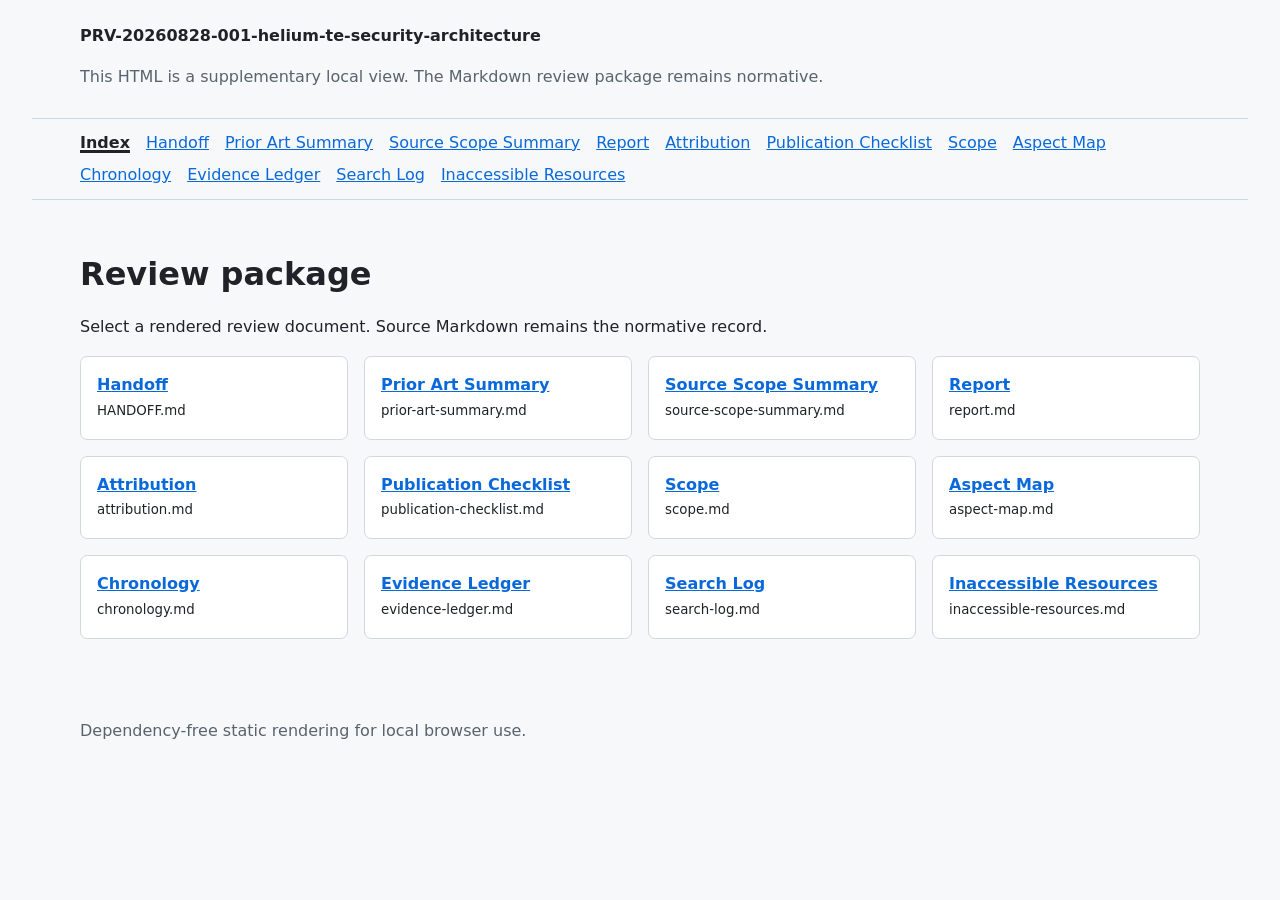
<file: reviews/PRV-20260828-001-helium-te-security-architecture/html/index.html>
<!doctype html>
<html lang="en">
<head>
  <meta charset="utf-8">
  <meta name="viewport" content="width=device-width, initial-scale=1">
  <title>Review package | PRV-20260828-001-helium-te-security-architecture</title>
  <link rel="stylesheet" href="site.css">
</head>
<body>
  <a class="skip-link" href="#main-content">Skip to main content</a>
  <header class="site-header">
    <strong>PRV-20260828-001-helium-te-security-architecture</strong>
    <p>This HTML is a supplementary local view. The Markdown review package remains normative.</p>
  </header>
  <nav class="package-nav" aria-label="Review package"><ul><li><a href="./index.html" aria-current="page">Index</a></li><li><a href="./HANDOFF.html">Handoff</a></li><li><a href="./prior-art-summary.html">Prior Art Summary</a></li><li><a href="./source-scope-summary.html">Source Scope Summary</a></li><li><a href="./report.html">Report</a></li><li><a href="./attribution.html">Attribution</a></li><li><a href="./publication-checklist.html">Publication Checklist</a></li><li><a href="./scope.html">Scope</a></li><li><a href="./aspect-map.html">Aspect Map</a></li><li><a href="./chronology.html">Chronology</a></li><li><a href="./evidence-ledger.html">Evidence Ledger</a></li><li><a href="./search-log.html">Search Log</a></li><li><a href="./inaccessible-resources.html">Inaccessible Resources</a></li></ul></nav>
    <main id="main-content" class="index-main" tabindex="-1">
    <h1>Review package</h1>
    <p>Select a rendered review document. Source Markdown remains the normative record.</p>
    <ol class="review-pages"><li><a href="./HANDOFF.html"><strong>Handoff</strong></a><br><small>HANDOFF.md</small></li><li><a href="./prior-art-summary.html"><strong>Prior Art Summary</strong></a><br><small>prior-art-summary.md</small></li><li><a href="./source-scope-summary.html"><strong>Source Scope Summary</strong></a><br><small>source-scope-summary.md</small></li><li><a href="./report.html"><strong>Report</strong></a><br><small>report.md</small></li><li><a href="./attribution.html"><strong>Attribution</strong></a><br><small>attribution.md</small></li><li><a href="./publication-checklist.html"><strong>Publication Checklist</strong></a><br><small>publication-checklist.md</small></li><li><a href="./scope.html"><strong>Scope</strong></a><br><small>scope.md</small></li><li><a href="./aspect-map.html"><strong>Aspect Map</strong></a><br><small>aspect-map.md</small></li><li><a href="./chronology.html"><strong>Chronology</strong></a><br><small>chronology.md</small></li><li><a href="./evidence-ledger.html"><strong>Evidence Ledger</strong></a><br><small>evidence-ledger.md</small></li><li><a href="./search-log.html"><strong>Search Log</strong></a><br><small>search-log.md</small></li><li><a href="./inaccessible-resources.html"><strong>Inaccessible Resources</strong></a><br><small>inaccessible-resources.md</small></li></ol>
  </main>
  <footer class="site-footer"><p>Dependency-free static rendering for local browser use.</p></footer>
</body>
</html>
</file>
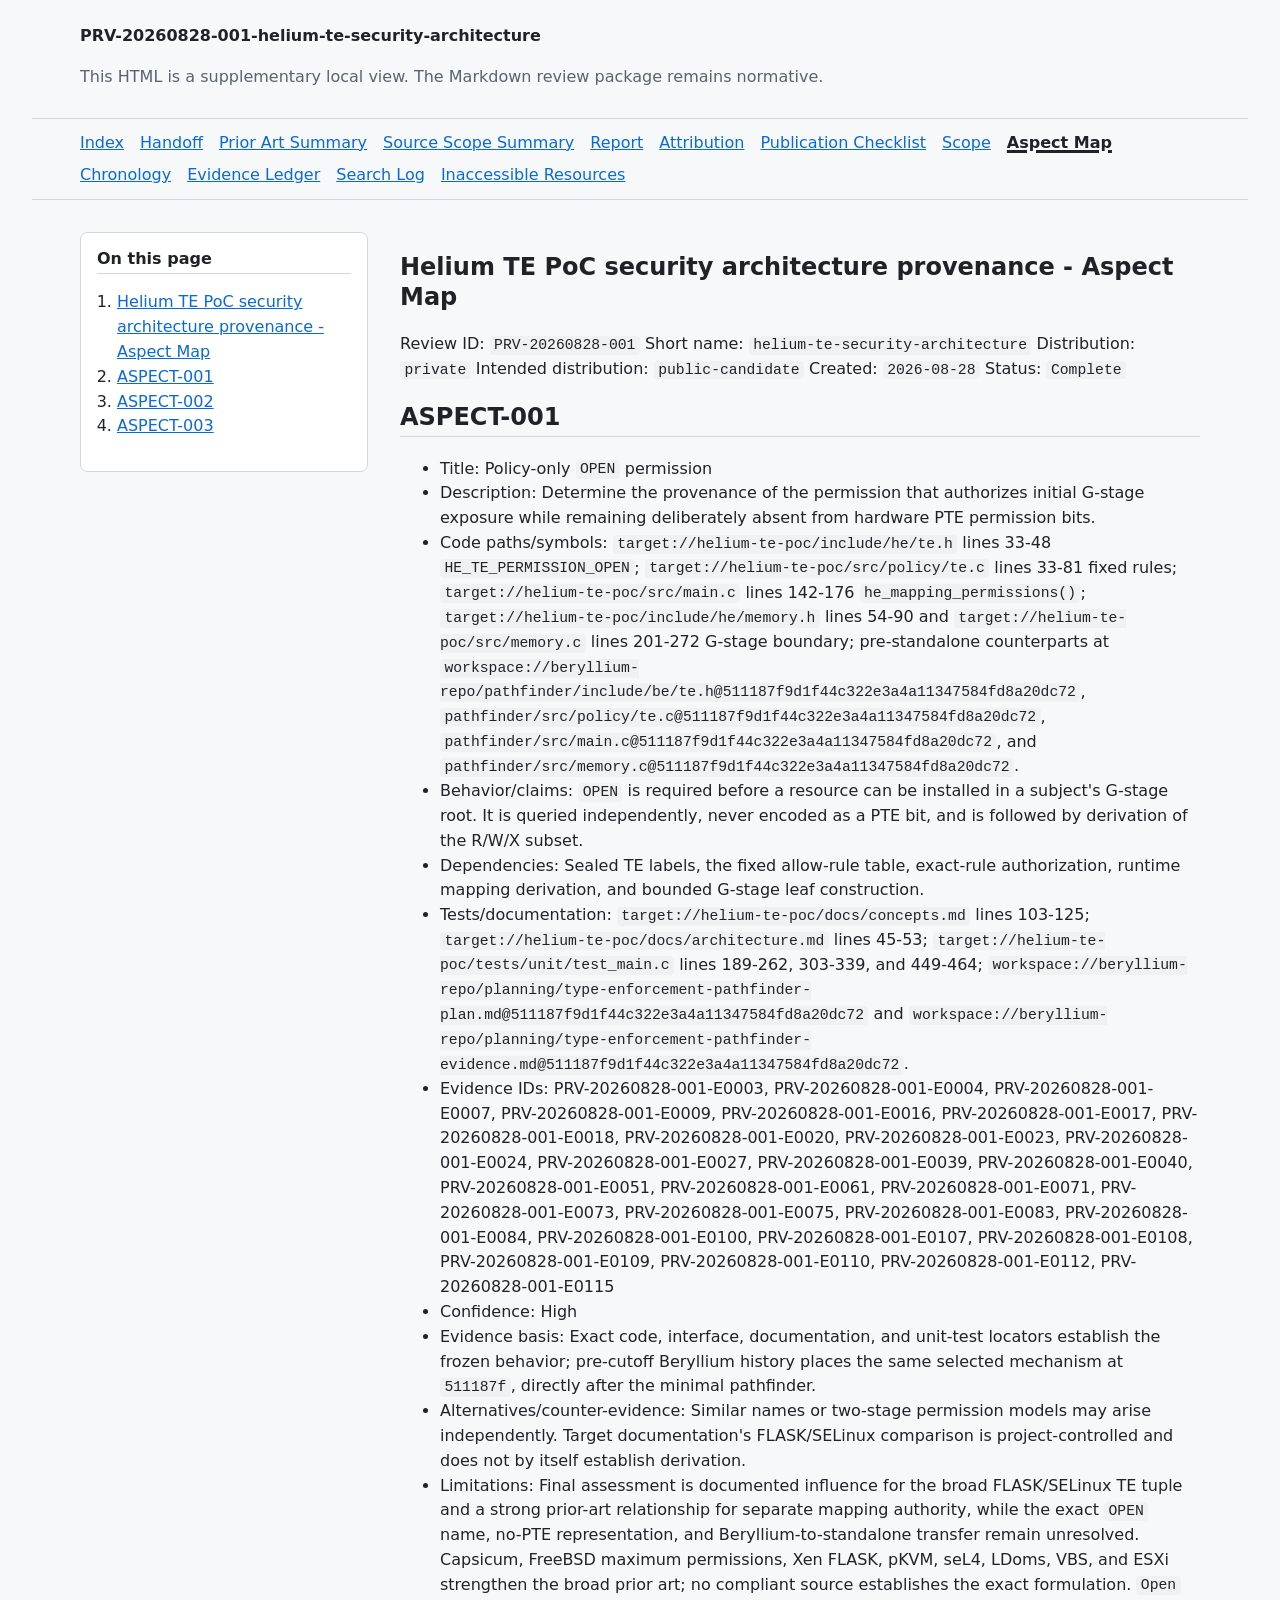
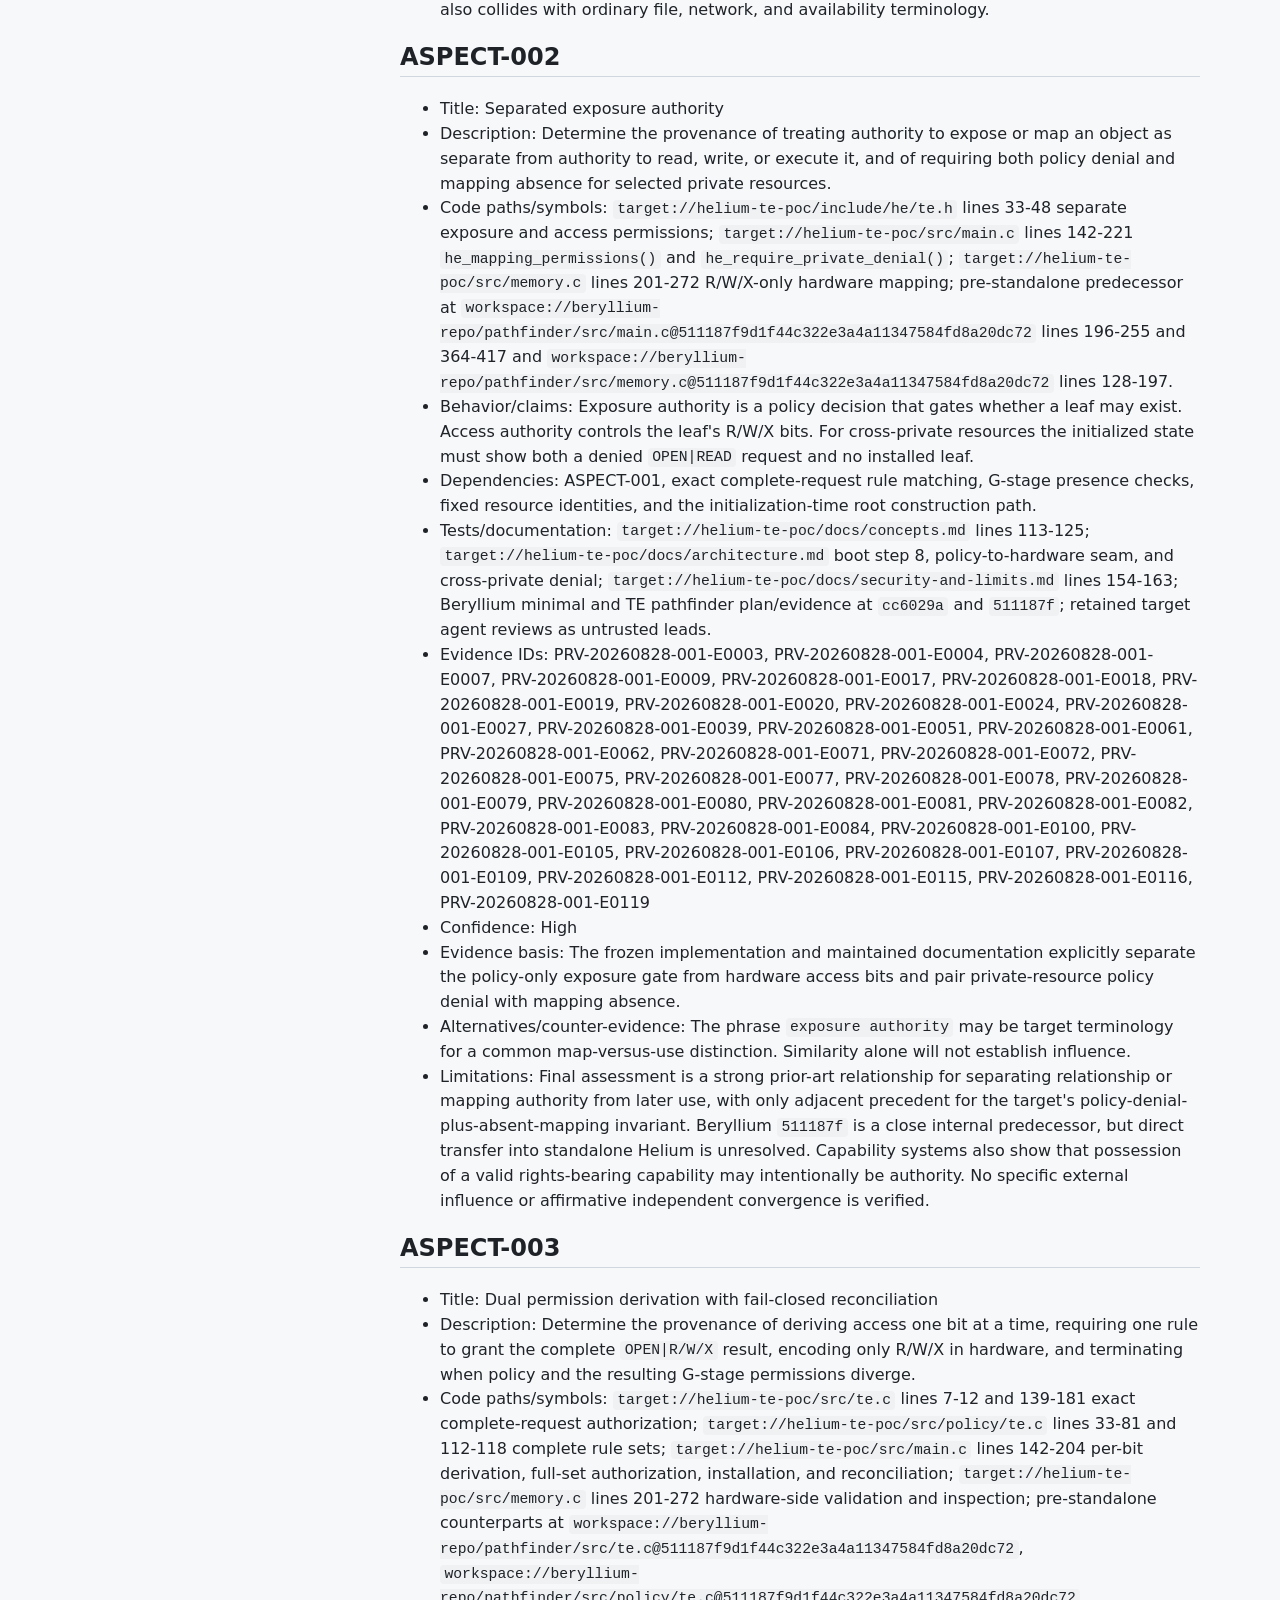
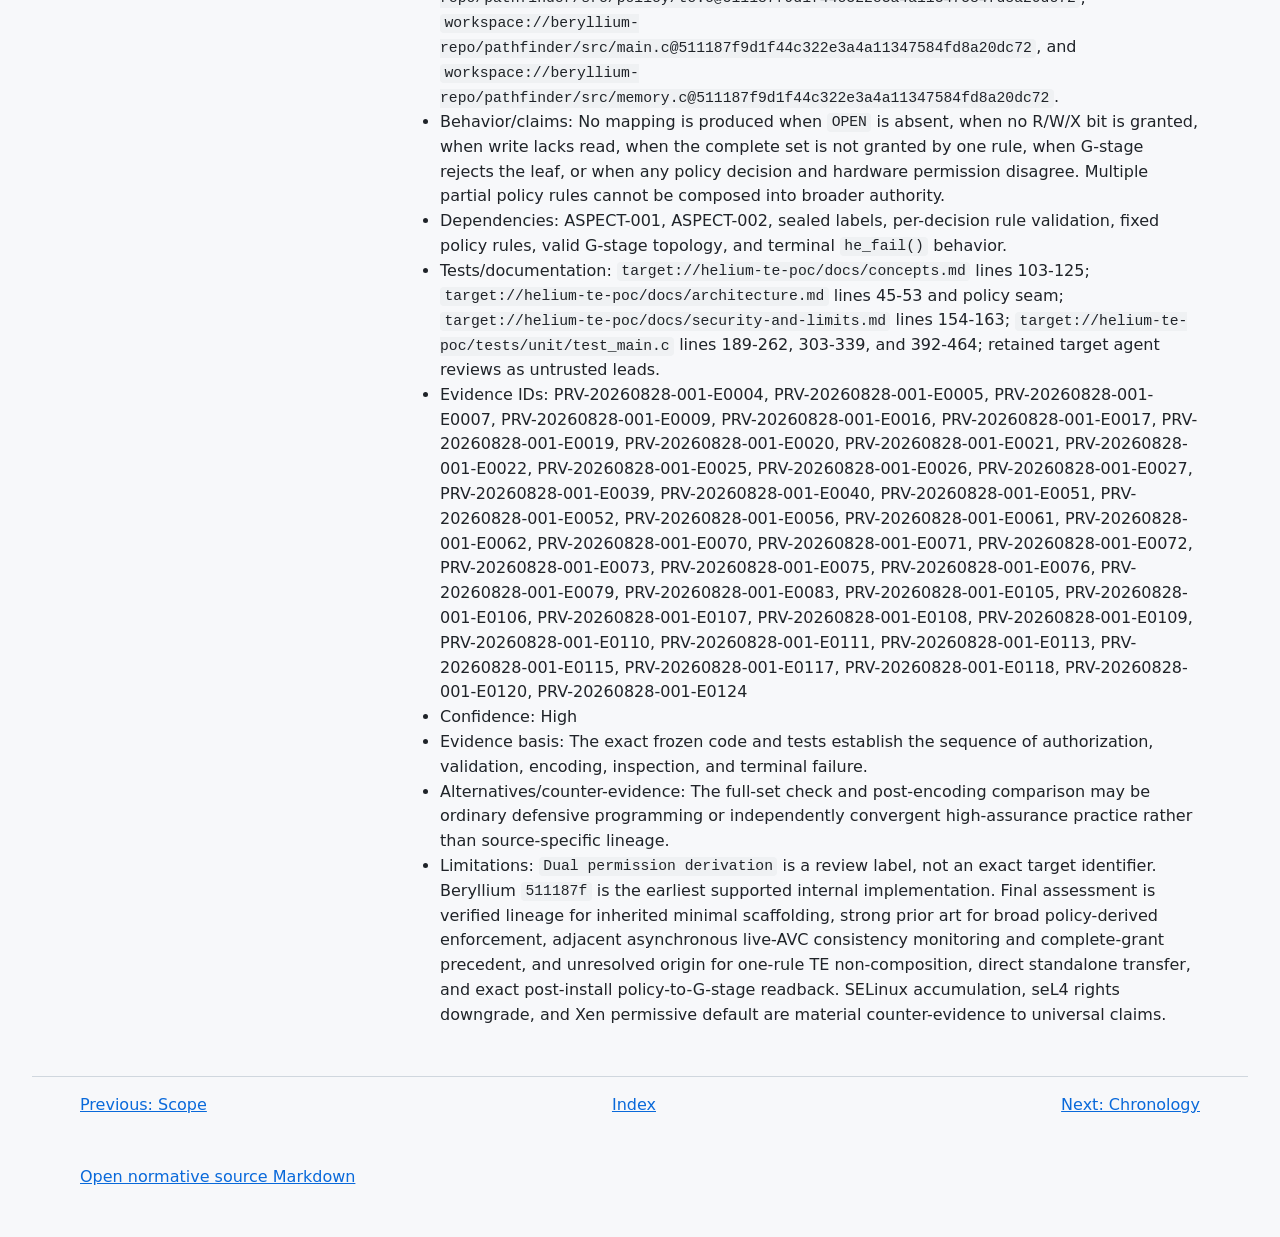
<file: reviews/PRV-20260828-001-helium-te-security-architecture/html/aspect-map.html>
<!doctype html>
<html lang="en">
<head>
  <meta charset="utf-8">
  <meta name="viewport" content="width=device-width, initial-scale=1">
  <title>Helium TE PoC security architecture provenance - Aspect Map | PRV-20260828-001-helium-te-security-architecture</title>
  <link rel="stylesheet" href="site.css">
</head>
<body>
  <a class="skip-link" href="#main-content">Skip to main content</a>
  <header class="site-header">
    <strong>PRV-20260828-001-helium-te-security-architecture</strong>
    <p>This HTML is a supplementary local view. The Markdown review package remains normative.</p>
  </header>
  <nav class="package-nav" aria-label="Review package"><ul><li><a href="./index.html">Index</a></li><li><a href="./HANDOFF.html">Handoff</a></li><li><a href="./prior-art-summary.html">Prior Art Summary</a></li><li><a href="./source-scope-summary.html">Source Scope Summary</a></li><li><a href="./report.html">Report</a></li><li><a href="./attribution.html">Attribution</a></li><li><a href="./publication-checklist.html">Publication Checklist</a></li><li><a href="./scope.html">Scope</a></li><li><a href="./aspect-map.html" aria-current="page">Aspect Map</a></li><li><a href="./chronology.html">Chronology</a></li><li><a href="./evidence-ledger.html">Evidence Ledger</a></li><li><a href="./search-log.html">Search Log</a></li><li><a href="./inaccessible-resources.html">Inaccessible Resources</a></li></ul></nav>
    <main id="main-content" tabindex="-1">
    <nav class="toc" aria-labelledby="toc-title"><h2 id="toc-title">On this page</h2><ol><li class="toc-level-1"><a href="#helium-te-poc-security-architecture-provenance-aspect-map">Helium TE PoC security architecture provenance - Aspect Map</a></li><li class="toc-level-2"><a href="#aspect-001">ASPECT-001</a></li><li class="toc-level-2"><a href="#aspect-002">ASPECT-002</a></li><li class="toc-level-2"><a href="#aspect-003">ASPECT-003</a></li></ol></nav>
    <article aria-label="Helium TE PoC security architecture provenance - Aspect Map">
<h1 id="helium-te-poc-security-architecture-provenance-aspect-map">Helium TE PoC security architecture provenance - Aspect Map</h1>
<p>Review ID: <code>PRV-20260828-001</code> Short name: <code>helium-te-security-architecture</code> Distribution: <code>private</code> Intended distribution: <code>public-candidate</code> Created: <code>2026-08-28</code> Status: <code>Complete</code></p>
<h2 id="aspect-001">ASPECT-001</h2>
<ul><li>Title: Policy-only <code>OPEN</code> permission</li><li>Description: Determine the provenance of the permission that authorizes initial G-stage exposure while remaining deliberately absent from hardware PTE permission bits.</li><li>Code paths/symbols: <code>target://helium-te-poc/include/he/te.h</code> lines 33-48 <code>HE_TE_PERMISSION_OPEN</code>; <code>target://helium-te-poc/src/policy/te.c</code> lines 33-81 fixed rules; <code>target://helium-te-poc/src/main.c</code> lines 142-176 <code>he_mapping_permissions()</code>; <code>target://helium-te-poc/include/he/memory.h</code> lines 54-90 and <code>target://helium-te-poc/src/memory.c</code> lines 201-272 G-stage boundary; pre-standalone counterparts at <code>workspace://beryllium-repo/pathfinder/include/be/te.h@511187f9d1f44c322e3a4a11347584fd8a20dc72</code>, <code>pathfinder/src/policy/te.c@511187f9d1f44c322e3a4a11347584fd8a20dc72</code>, <code>pathfinder/src/main.c@511187f9d1f44c322e3a4a11347584fd8a20dc72</code>, and <code>pathfinder/src/memory.c@511187f9d1f44c322e3a4a11347584fd8a20dc72</code>.</li><li>Behavior/claims: <code>OPEN</code> is required before a resource can be installed in a subject&#x27;s G-stage root. It is queried independently, never encoded as a PTE bit, and is followed by derivation of the R/W/X subset.</li><li>Dependencies: Sealed TE labels, the fixed allow-rule table, exact-rule authorization, runtime mapping derivation, and bounded G-stage leaf construction.</li><li>Tests/documentation: <code>target://helium-te-poc/docs/concepts.md</code> lines 103-125; <code>target://helium-te-poc/docs/architecture.md</code> lines 45-53; <code>target://helium-te-poc/tests/unit/test_main.c</code> lines 189-262, 303-339, and 449-464; <code>workspace://beryllium-repo/planning/type-enforcement-pathfinder-plan.md@511187f9d1f44c322e3a4a11347584fd8a20dc72</code> and <code>workspace://beryllium-repo/planning/type-enforcement-pathfinder-evidence.md@511187f9d1f44c322e3a4a11347584fd8a20dc72</code>.</li><li>Evidence IDs: PRV-20260828-001-E0003, PRV-20260828-001-E0004, PRV-20260828-001-E0007, PRV-20260828-001-E0009, PRV-20260828-001-E0016, PRV-20260828-001-E0017, PRV-20260828-001-E0018, PRV-20260828-001-E0020, PRV-20260828-001-E0023, PRV-20260828-001-E0024, PRV-20260828-001-E0027, PRV-20260828-001-E0039, PRV-20260828-001-E0040, PRV-20260828-001-E0051, PRV-20260828-001-E0061, PRV-20260828-001-E0071, PRV-20260828-001-E0073, PRV-20260828-001-E0075, PRV-20260828-001-E0083, PRV-20260828-001-E0084, PRV-20260828-001-E0100, PRV-20260828-001-E0107, PRV-20260828-001-E0108, PRV-20260828-001-E0109, PRV-20260828-001-E0110, PRV-20260828-001-E0112, PRV-20260828-001-E0115</li><li>Confidence: High</li><li>Evidence basis: Exact code, interface, documentation, and unit-test locators establish the frozen behavior; pre-cutoff Beryllium history places the same selected mechanism at <code>511187f</code>, directly after the minimal pathfinder.</li><li>Alternatives/counter-evidence: Similar names or two-stage permission models may arise independently. Target documentation&#x27;s FLASK/SELinux comparison is project-controlled and does not by itself establish derivation.</li><li>Limitations: Final assessment is documented influence for the broad FLASK/SELinux TE tuple and a strong prior-art relationship for separate mapping authority, while the exact <code>OPEN</code> name, no-PTE representation, and Beryllium-to-standalone transfer remain unresolved. Capsicum, FreeBSD maximum permissions, Xen FLASK, pKVM, seL4, LDoms, VBS, and ESXi strengthen the broad prior art; no compliant source establishes the exact formulation. <code>Open</code> also collides with ordinary file, network, and availability terminology.</li></ul>
<h2 id="aspect-002">ASPECT-002</h2>
<ul><li>Title: Separated exposure authority</li><li>Description: Determine the provenance of treating authority to expose or map an object as separate from authority to read, write, or execute it, and of requiring both policy denial and mapping absence for selected private resources.</li><li>Code paths/symbols: <code>target://helium-te-poc/include/he/te.h</code> lines 33-48 separate exposure and access permissions; <code>target://helium-te-poc/src/main.c</code> lines 142-221 <code>he_mapping_permissions()</code> and <code>he_require_private_denial()</code>; <code>target://helium-te-poc/src/memory.c</code> lines 201-272 R/W/X-only hardware mapping; pre-standalone predecessor at <code>workspace://beryllium-repo/pathfinder/src/main.c@511187f9d1f44c322e3a4a11347584fd8a20dc72</code> lines 196-255 and 364-417 and <code>workspace://beryllium-repo/pathfinder/src/memory.c@511187f9d1f44c322e3a4a11347584fd8a20dc72</code> lines 128-197.</li><li>Behavior/claims: Exposure authority is a policy decision that gates whether a leaf may exist. Access authority controls the leaf&#x27;s R/W/X bits. For cross-private resources the initialized state must show both a denied <code>OPEN|READ</code> request and no installed leaf.</li><li>Dependencies: ASPECT-001, exact complete-request rule matching, G-stage presence checks, fixed resource identities, and the initialization-time root construction path.</li><li>Tests/documentation: <code>target://helium-te-poc/docs/concepts.md</code> lines 113-125; <code>target://helium-te-poc/docs/architecture.md</code> boot step 8, policy-to-hardware seam, and cross-private denial; <code>target://helium-te-poc/docs/security-and-limits.md</code> lines 154-163; Beryllium minimal and TE pathfinder plan/evidence at <code>cc6029a</code> and <code>511187f</code>; retained target agent reviews as untrusted leads.</li><li>Evidence IDs: PRV-20260828-001-E0003, PRV-20260828-001-E0004, PRV-20260828-001-E0007, PRV-20260828-001-E0009, PRV-20260828-001-E0017, PRV-20260828-001-E0018, PRV-20260828-001-E0019, PRV-20260828-001-E0020, PRV-20260828-001-E0024, PRV-20260828-001-E0027, PRV-20260828-001-E0039, PRV-20260828-001-E0051, PRV-20260828-001-E0061, PRV-20260828-001-E0062, PRV-20260828-001-E0071, PRV-20260828-001-E0072, PRV-20260828-001-E0075, PRV-20260828-001-E0077, PRV-20260828-001-E0078, PRV-20260828-001-E0079, PRV-20260828-001-E0080, PRV-20260828-001-E0081, PRV-20260828-001-E0082, PRV-20260828-001-E0083, PRV-20260828-001-E0084, PRV-20260828-001-E0100, PRV-20260828-001-E0105, PRV-20260828-001-E0106, PRV-20260828-001-E0107, PRV-20260828-001-E0109, PRV-20260828-001-E0112, PRV-20260828-001-E0115, PRV-20260828-001-E0116, PRV-20260828-001-E0119</li><li>Confidence: High</li><li>Evidence basis: The frozen implementation and maintained documentation explicitly separate the policy-only exposure gate from hardware access bits and pair private-resource policy denial with mapping absence.</li><li>Alternatives/counter-evidence: The phrase <code>exposure authority</code> may be target terminology for a common map-versus-use distinction. Similarity alone will not establish influence.</li><li>Limitations: Final assessment is a strong prior-art relationship for separating relationship or mapping authority from later use, with only adjacent precedent for the target&#x27;s policy-denial-plus-absent-mapping invariant. Beryllium <code>511187f</code> is a close internal predecessor, but direct transfer into standalone Helium is unresolved. Capability systems also show that possession of a valid rights-bearing capability may intentionally be authority. No specific external influence or affirmative independent convergence is verified.</li></ul>
<h2 id="aspect-003">ASPECT-003</h2>
<ul><li>Title: Dual permission derivation with fail-closed reconciliation</li><li>Description: Determine the provenance of deriving access one bit at a time, requiring one rule to grant the complete <code>OPEN|R/W/X</code> result, encoding only R/W/X in hardware, and terminating when policy and the resulting G-stage permissions diverge.</li><li>Code paths/symbols: <code>target://helium-te-poc/src/te.c</code> lines 7-12 and 139-181 exact complete-request authorization; <code>target://helium-te-poc/src/policy/te.c</code> lines 33-81 and 112-118 complete rule sets; <code>target://helium-te-poc/src/main.c</code> lines 142-204 per-bit derivation, full-set authorization, installation, and reconciliation; <code>target://helium-te-poc/src/memory.c</code> lines 201-272 hardware-side validation and inspection; pre-standalone counterparts at <code>workspace://beryllium-repo/pathfinder/src/te.c@511187f9d1f44c322e3a4a11347584fd8a20dc72</code>, <code>workspace://beryllium-repo/pathfinder/src/policy/te.c@511187f9d1f44c322e3a4a11347584fd8a20dc72</code>, <code>workspace://beryllium-repo/pathfinder/src/main.c@511187f9d1f44c322e3a4a11347584fd8a20dc72</code>, and <code>workspace://beryllium-repo/pathfinder/src/memory.c@511187f9d1f44c322e3a4a11347584fd8a20dc72</code>.</li><li>Behavior/claims: No mapping is produced when <code>OPEN</code> is absent, when no R/W/X bit is granted, when write lacks read, when the complete set is not granted by one rule, when G-stage rejects the leaf, or when any policy decision and hardware permission disagree. Multiple partial policy rules cannot be composed into broader authority.</li><li>Dependencies: ASPECT-001, ASPECT-002, sealed labels, per-decision rule validation, fixed policy rules, valid G-stage topology, and terminal <code>he_fail()</code> behavior.</li><li>Tests/documentation: <code>target://helium-te-poc/docs/concepts.md</code> lines 103-125; <code>target://helium-te-poc/docs/architecture.md</code> lines 45-53 and policy seam; <code>target://helium-te-poc/docs/security-and-limits.md</code> lines 154-163; <code>target://helium-te-poc/tests/unit/test_main.c</code> lines 189-262, 303-339, and 392-464; retained target agent reviews as untrusted leads.</li><li>Evidence IDs: PRV-20260828-001-E0004, PRV-20260828-001-E0005, PRV-20260828-001-E0007, PRV-20260828-001-E0009, PRV-20260828-001-E0016, PRV-20260828-001-E0017, PRV-20260828-001-E0019, PRV-20260828-001-E0020, PRV-20260828-001-E0021, PRV-20260828-001-E0022, PRV-20260828-001-E0025, PRV-20260828-001-E0026, PRV-20260828-001-E0027, PRV-20260828-001-E0039, PRV-20260828-001-E0040, PRV-20260828-001-E0051, PRV-20260828-001-E0052, PRV-20260828-001-E0056, PRV-20260828-001-E0061, PRV-20260828-001-E0062, PRV-20260828-001-E0070, PRV-20260828-001-E0071, PRV-20260828-001-E0072, PRV-20260828-001-E0073, PRV-20260828-001-E0075, PRV-20260828-001-E0076, PRV-20260828-001-E0079, PRV-20260828-001-E0083, PRV-20260828-001-E0105, PRV-20260828-001-E0106, PRV-20260828-001-E0107, PRV-20260828-001-E0108, PRV-20260828-001-E0109, PRV-20260828-001-E0110, PRV-20260828-001-E0111, PRV-20260828-001-E0113, PRV-20260828-001-E0115, PRV-20260828-001-E0117, PRV-20260828-001-E0118, PRV-20260828-001-E0120, PRV-20260828-001-E0124</li><li>Confidence: High</li><li>Evidence basis: The exact frozen code and tests establish the sequence of authorization, validation, encoding, inspection, and terminal failure.</li><li>Alternatives/counter-evidence: The full-set check and post-encoding comparison may be ordinary defensive programming or independently convergent high-assurance practice rather than source-specific lineage.</li><li>Limitations: <code>Dual permission derivation</code> is a review label, not an exact target identifier. Beryllium <code>511187f</code> is the earliest supported internal implementation. Final assessment is verified lineage for inherited minimal scaffolding, strong prior art for broad policy-derived enforcement, adjacent asynchronous live-AVC consistency monitoring and complete-grant precedent, and unresolved origin for one-rule TE non-composition, direct standalone transfer, and exact post-install policy-to-G-stage readback. SELinux accumulation, seL4 rights downgrade, and Xen permissive default are material counter-evidence to universal claims.</li></ul>
    </article>
  </main>
  <nav class="page-controls" aria-label="Page sequence"><ul><li><a rel="prev" href="./scope.html">Previous: Scope</a></li><li><a href="./index.html">Index</a></li><li><a rel="next" href="./chronology.html">Next: Chronology</a></li></ul></nav>
  <footer class="site-footer">
    <p><a href="../aspect-map.md">Open normative source Markdown</a></p>
  </footer>
</body>
</html>
</file>
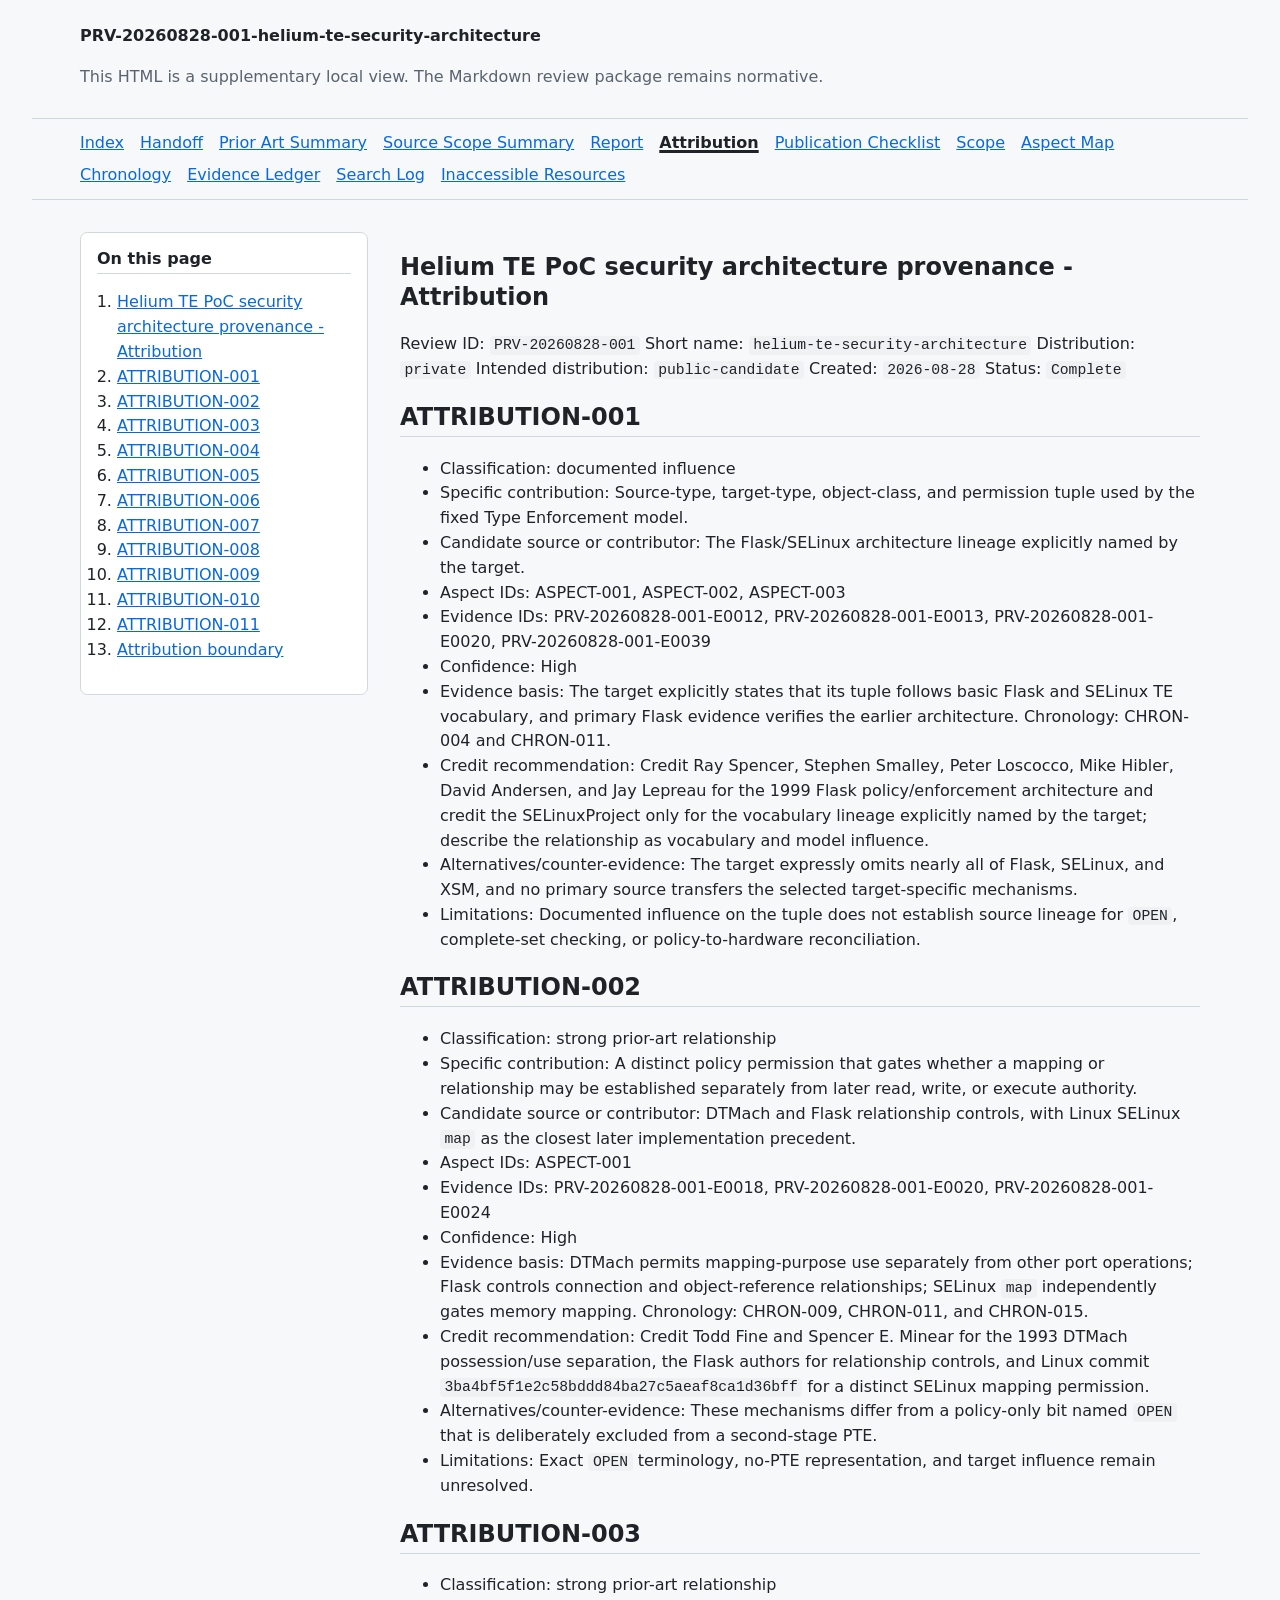
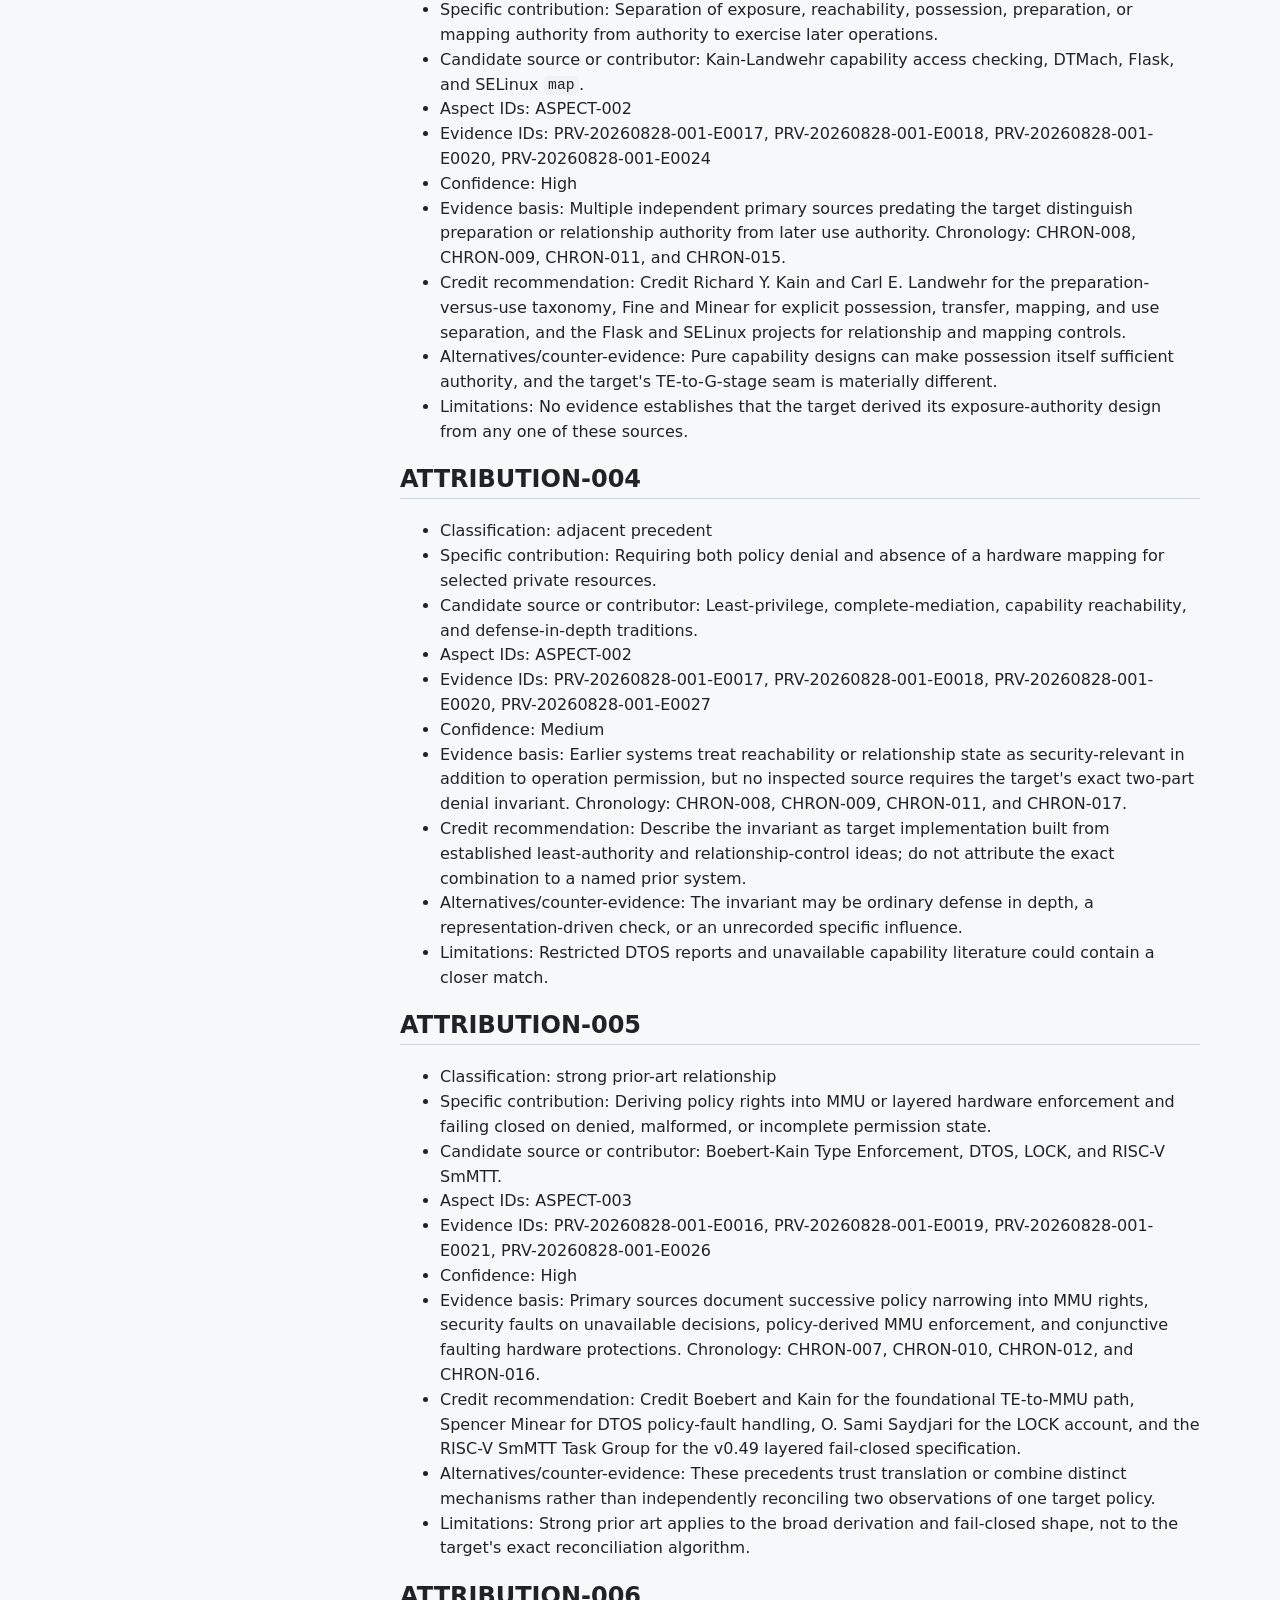
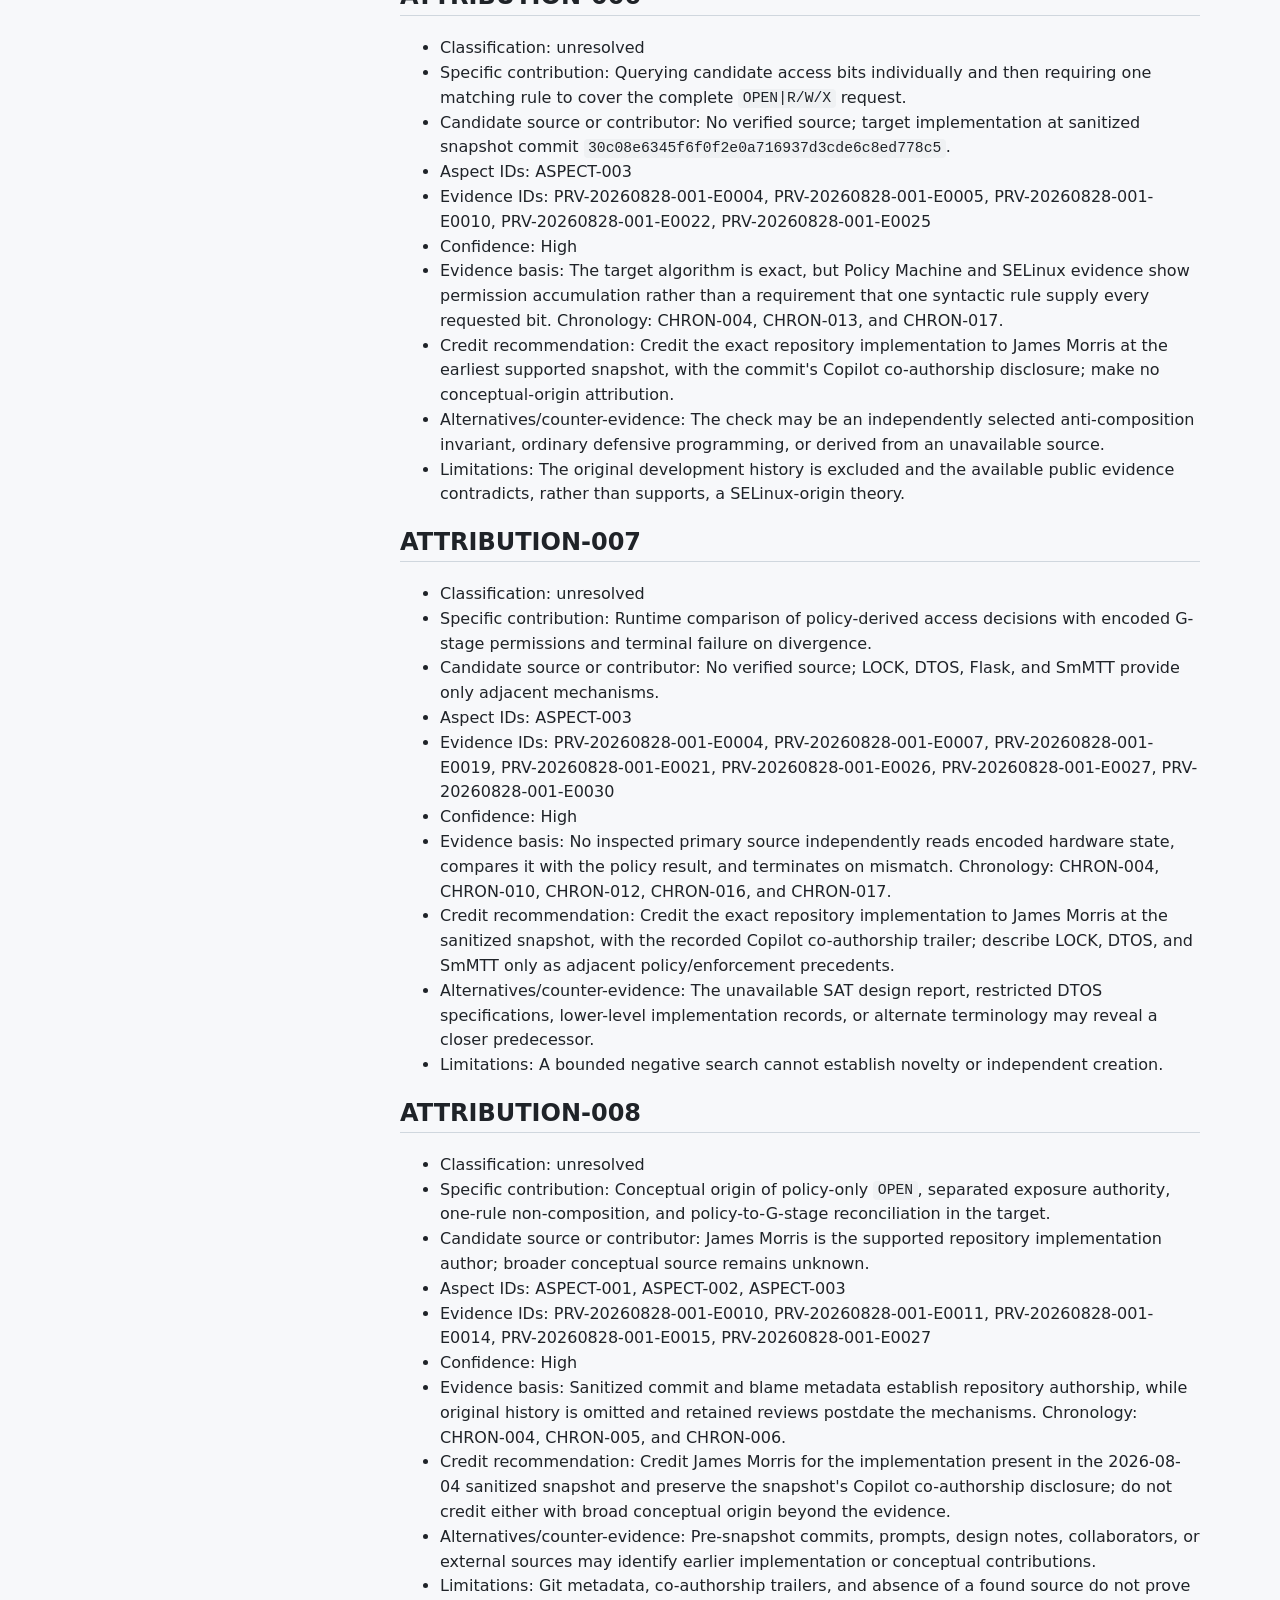
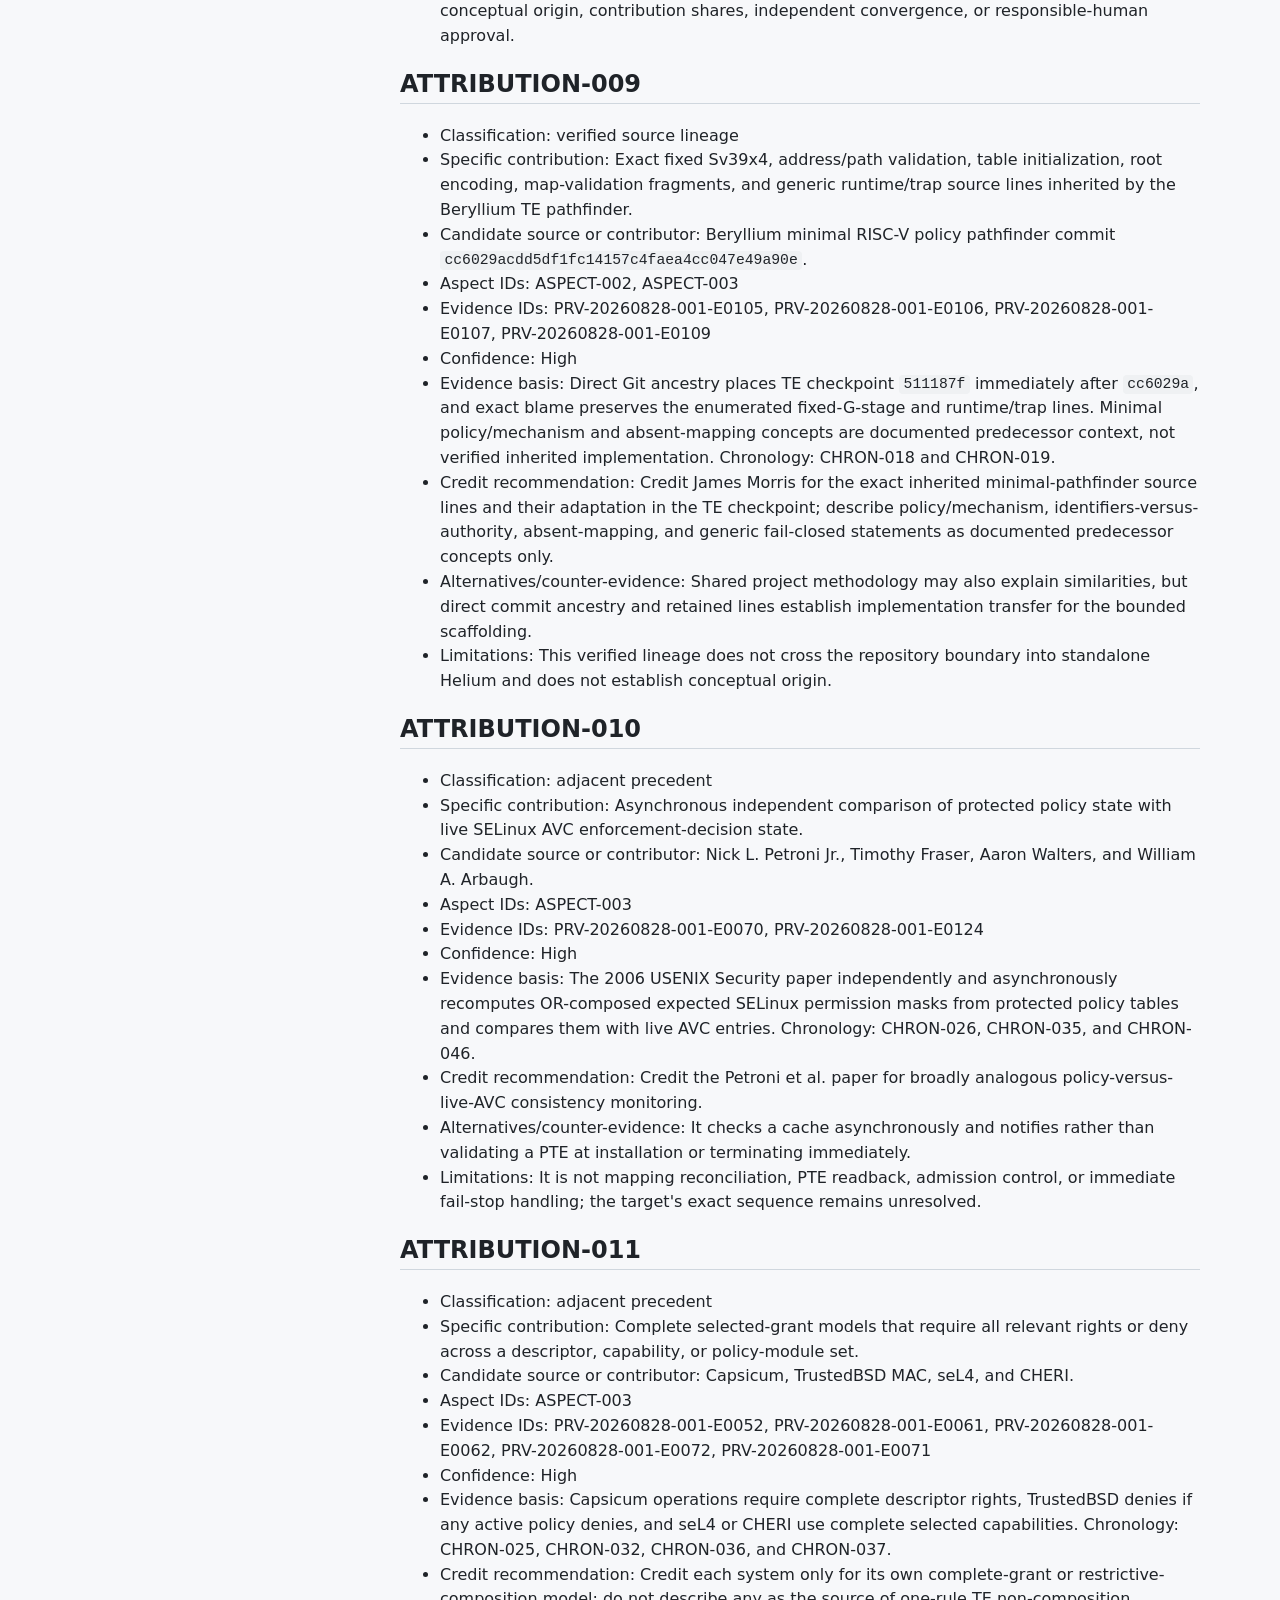
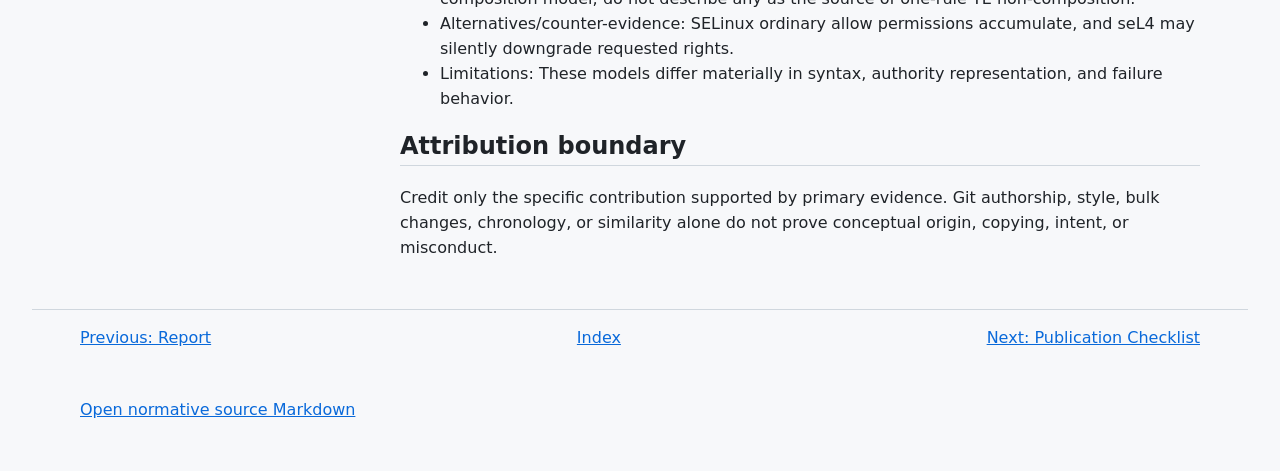
<file: reviews/PRV-20260828-001-helium-te-security-architecture/html/attribution.html>
<!doctype html>
<html lang="en">
<head>
  <meta charset="utf-8">
  <meta name="viewport" content="width=device-width, initial-scale=1">
  <title>Helium TE PoC security architecture provenance - Attribution | PRV-20260828-001-helium-te-security-architecture</title>
  <link rel="stylesheet" href="site.css">
</head>
<body>
  <a class="skip-link" href="#main-content">Skip to main content</a>
  <header class="site-header">
    <strong>PRV-20260828-001-helium-te-security-architecture</strong>
    <p>This HTML is a supplementary local view. The Markdown review package remains normative.</p>
  </header>
  <nav class="package-nav" aria-label="Review package"><ul><li><a href="./index.html">Index</a></li><li><a href="./HANDOFF.html">Handoff</a></li><li><a href="./prior-art-summary.html">Prior Art Summary</a></li><li><a href="./source-scope-summary.html">Source Scope Summary</a></li><li><a href="./report.html">Report</a></li><li><a href="./attribution.html" aria-current="page">Attribution</a></li><li><a href="./publication-checklist.html">Publication Checklist</a></li><li><a href="./scope.html">Scope</a></li><li><a href="./aspect-map.html">Aspect Map</a></li><li><a href="./chronology.html">Chronology</a></li><li><a href="./evidence-ledger.html">Evidence Ledger</a></li><li><a href="./search-log.html">Search Log</a></li><li><a href="./inaccessible-resources.html">Inaccessible Resources</a></li></ul></nav>
    <main id="main-content" tabindex="-1">
    <nav class="toc" aria-labelledby="toc-title"><h2 id="toc-title">On this page</h2><ol><li class="toc-level-1"><a href="#helium-te-poc-security-architecture-provenance-attribution">Helium TE PoC security architecture provenance - Attribution</a></li><li class="toc-level-2"><a href="#attribution-001">ATTRIBUTION-001</a></li><li class="toc-level-2"><a href="#attribution-002">ATTRIBUTION-002</a></li><li class="toc-level-2"><a href="#attribution-003">ATTRIBUTION-003</a></li><li class="toc-level-2"><a href="#attribution-004">ATTRIBUTION-004</a></li><li class="toc-level-2"><a href="#attribution-005">ATTRIBUTION-005</a></li><li class="toc-level-2"><a href="#attribution-006">ATTRIBUTION-006</a></li><li class="toc-level-2"><a href="#attribution-007">ATTRIBUTION-007</a></li><li class="toc-level-2"><a href="#attribution-008">ATTRIBUTION-008</a></li><li class="toc-level-2"><a href="#attribution-009">ATTRIBUTION-009</a></li><li class="toc-level-2"><a href="#attribution-010">ATTRIBUTION-010</a></li><li class="toc-level-2"><a href="#attribution-011">ATTRIBUTION-011</a></li><li class="toc-level-2"><a href="#attribution-boundary">Attribution boundary</a></li></ol></nav>
    <article aria-label="Helium TE PoC security architecture provenance - Attribution">
<h1 id="helium-te-poc-security-architecture-provenance-attribution">Helium TE PoC security architecture provenance - Attribution</h1>
<p>Review ID: <code>PRV-20260828-001</code> Short name: <code>helium-te-security-architecture</code> Distribution: <code>private</code> Intended distribution: <code>public-candidate</code> Created: <code>2026-08-28</code> Status: <code>Complete</code></p>
<h2 id="attribution-001">ATTRIBUTION-001</h2>
<ul><li>Classification: documented influence</li><li>Specific contribution: Source-type, target-type, object-class, and permission tuple used by the fixed Type Enforcement model.</li><li>Candidate source or contributor: The Flask/SELinux architecture lineage explicitly named by the target.</li><li>Aspect IDs: ASPECT-001, ASPECT-002, ASPECT-003</li><li>Evidence IDs: PRV-20260828-001-E0012, PRV-20260828-001-E0013, PRV-20260828-001-E0020, PRV-20260828-001-E0039</li><li>Confidence: High</li><li>Evidence basis: The target explicitly states that its tuple follows basic Flask and SELinux TE vocabulary, and primary Flask evidence verifies the earlier architecture. Chronology: CHRON-004 and CHRON-011.</li><li>Credit recommendation: Credit Ray Spencer, Stephen Smalley, Peter Loscocco, Mike Hibler, David Andersen, and Jay Lepreau for the 1999 Flask policy/enforcement architecture and credit the SELinuxProject only for the vocabulary lineage explicitly named by the target; describe the relationship as vocabulary and model influence.</li><li>Alternatives/counter-evidence: The target expressly omits nearly all of Flask, SELinux, and XSM, and no primary source transfers the selected target-specific mechanisms.</li><li>Limitations: Documented influence on the tuple does not establish source lineage for <code>OPEN</code>, complete-set checking, or policy-to-hardware reconciliation.</li></ul>
<h2 id="attribution-002">ATTRIBUTION-002</h2>
<ul><li>Classification: strong prior-art relationship</li><li>Specific contribution: A distinct policy permission that gates whether a mapping or relationship may be established separately from later read, write, or execute authority.</li><li>Candidate source or contributor: DTMach and Flask relationship controls, with Linux SELinux <code>map</code> as the closest later implementation precedent.</li><li>Aspect IDs: ASPECT-001</li><li>Evidence IDs: PRV-20260828-001-E0018, PRV-20260828-001-E0020, PRV-20260828-001-E0024</li><li>Confidence: High</li><li>Evidence basis: DTMach permits mapping-purpose use separately from other port operations; Flask controls connection and object-reference relationships; SELinux <code>map</code> independently gates memory mapping. Chronology: CHRON-009, CHRON-011, and CHRON-015.</li><li>Credit recommendation: Credit Todd Fine and Spencer E. Minear for the 1993 DTMach possession/use separation, the Flask authors for relationship controls, and Linux commit <code>3ba4bf5f1e2c58bddd84ba27c5aeaf8ca1d36bff</code> for a distinct SELinux mapping permission.</li><li>Alternatives/counter-evidence: These mechanisms differ from a policy-only bit named <code>OPEN</code> that is deliberately excluded from a second-stage PTE.</li><li>Limitations: Exact <code>OPEN</code> terminology, no-PTE representation, and target influence remain unresolved.</li></ul>
<h2 id="attribution-003">ATTRIBUTION-003</h2>
<ul><li>Classification: strong prior-art relationship</li><li>Specific contribution: Separation of exposure, reachability, possession, preparation, or mapping authority from authority to exercise later operations.</li><li>Candidate source or contributor: Kain-Landwehr capability access checking, DTMach, Flask, and SELinux <code>map</code>.</li><li>Aspect IDs: ASPECT-002</li><li>Evidence IDs: PRV-20260828-001-E0017, PRV-20260828-001-E0018, PRV-20260828-001-E0020, PRV-20260828-001-E0024</li><li>Confidence: High</li><li>Evidence basis: Multiple independent primary sources predating the target distinguish preparation or relationship authority from later use authority. Chronology: CHRON-008, CHRON-009, CHRON-011, and CHRON-015.</li><li>Credit recommendation: Credit Richard Y. Kain and Carl E. Landwehr for the preparation-versus-use taxonomy, Fine and Minear for explicit possession, transfer, mapping, and use separation, and the Flask and SELinux projects for relationship and mapping controls.</li><li>Alternatives/counter-evidence: Pure capability designs can make possession itself sufficient authority, and the target&#x27;s TE-to-G-stage seam is materially different.</li><li>Limitations: No evidence establishes that the target derived its exposure-authority design from any one of these sources.</li></ul>
<h2 id="attribution-004">ATTRIBUTION-004</h2>
<ul><li>Classification: adjacent precedent</li><li>Specific contribution: Requiring both policy denial and absence of a hardware mapping for selected private resources.</li><li>Candidate source or contributor: Least-privilege, complete-mediation, capability reachability, and defense-in-depth traditions.</li><li>Aspect IDs: ASPECT-002</li><li>Evidence IDs: PRV-20260828-001-E0017, PRV-20260828-001-E0018, PRV-20260828-001-E0020, PRV-20260828-001-E0027</li><li>Confidence: Medium</li><li>Evidence basis: Earlier systems treat reachability or relationship state as security-relevant in addition to operation permission, but no inspected source requires the target&#x27;s exact two-part denial invariant. Chronology: CHRON-008, CHRON-009, CHRON-011, and CHRON-017.</li><li>Credit recommendation: Describe the invariant as target implementation built from established least-authority and relationship-control ideas; do not attribute the exact combination to a named prior system.</li><li>Alternatives/counter-evidence: The invariant may be ordinary defense in depth, a representation-driven check, or an unrecorded specific influence.</li><li>Limitations: Restricted DTOS reports and unavailable capability literature could contain a closer match.</li></ul>
<h2 id="attribution-005">ATTRIBUTION-005</h2>
<ul><li>Classification: strong prior-art relationship</li><li>Specific contribution: Deriving policy rights into MMU or layered hardware enforcement and failing closed on denied, malformed, or incomplete permission state.</li><li>Candidate source or contributor: Boebert-Kain Type Enforcement, DTOS, LOCK, and RISC-V SmMTT.</li><li>Aspect IDs: ASPECT-003</li><li>Evidence IDs: PRV-20260828-001-E0016, PRV-20260828-001-E0019, PRV-20260828-001-E0021, PRV-20260828-001-E0026</li><li>Confidence: High</li><li>Evidence basis: Primary sources document successive policy narrowing into MMU rights, security faults on unavailable decisions, policy-derived MMU enforcement, and conjunctive faulting hardware protections. Chronology: CHRON-007, CHRON-010, CHRON-012, and CHRON-016.</li><li>Credit recommendation: Credit Boebert and Kain for the foundational TE-to-MMU path, Spencer Minear for DTOS policy-fault handling, O. Sami Saydjari for the LOCK account, and the RISC-V SmMTT Task Group for the v0.49 layered fail-closed specification.</li><li>Alternatives/counter-evidence: These precedents trust translation or combine distinct mechanisms rather than independently reconciling two observations of one target policy.</li><li>Limitations: Strong prior art applies to the broad derivation and fail-closed shape, not to the target&#x27;s exact reconciliation algorithm.</li></ul>
<h2 id="attribution-006">ATTRIBUTION-006</h2>
<ul><li>Classification: unresolved</li><li>Specific contribution: Querying candidate access bits individually and then requiring one matching rule to cover the complete <code>OPEN|R/W/X</code> request.</li><li>Candidate source or contributor: No verified source; target implementation at sanitized snapshot commit <code>30c08e6345f6f0f2e0a716937d3cde6c8ed778c5</code>.</li><li>Aspect IDs: ASPECT-003</li><li>Evidence IDs: PRV-20260828-001-E0004, PRV-20260828-001-E0005, PRV-20260828-001-E0010, PRV-20260828-001-E0022, PRV-20260828-001-E0025</li><li>Confidence: High</li><li>Evidence basis: The target algorithm is exact, but Policy Machine and SELinux evidence show permission accumulation rather than a requirement that one syntactic rule supply every requested bit. Chronology: CHRON-004, CHRON-013, and CHRON-017.</li><li>Credit recommendation: Credit the exact repository implementation to James Morris at the earliest supported snapshot, with the commit&#x27;s Copilot co-authorship disclosure; make no conceptual-origin attribution.</li><li>Alternatives/counter-evidence: The check may be an independently selected anti-composition invariant, ordinary defensive programming, or derived from an unavailable source.</li><li>Limitations: The original development history is excluded and the available public evidence contradicts, rather than supports, a SELinux-origin theory.</li></ul>
<h2 id="attribution-007">ATTRIBUTION-007</h2>
<ul><li>Classification: unresolved</li><li>Specific contribution: Runtime comparison of policy-derived access decisions with encoded G-stage permissions and terminal failure on divergence.</li><li>Candidate source or contributor: No verified source; LOCK, DTOS, Flask, and SmMTT provide only adjacent mechanisms.</li><li>Aspect IDs: ASPECT-003</li><li>Evidence IDs: PRV-20260828-001-E0004, PRV-20260828-001-E0007, PRV-20260828-001-E0019, PRV-20260828-001-E0021, PRV-20260828-001-E0026, PRV-20260828-001-E0027, PRV-20260828-001-E0030</li><li>Confidence: High</li><li>Evidence basis: No inspected primary source independently reads encoded hardware state, compares it with the policy result, and terminates on mismatch. Chronology: CHRON-004, CHRON-010, CHRON-012, CHRON-016, and CHRON-017.</li><li>Credit recommendation: Credit the exact repository implementation to James Morris at the sanitized snapshot, with the recorded Copilot co-authorship trailer; describe LOCK, DTOS, and SmMTT only as adjacent policy/enforcement precedents.</li><li>Alternatives/counter-evidence: The unavailable SAT design report, restricted DTOS specifications, lower-level implementation records, or alternate terminology may reveal a closer predecessor.</li><li>Limitations: A bounded negative search cannot establish novelty or independent creation.</li></ul>
<h2 id="attribution-008">ATTRIBUTION-008</h2>
<ul><li>Classification: unresolved</li><li>Specific contribution: Conceptual origin of policy-only <code>OPEN</code>, separated exposure authority, one-rule non-composition, and policy-to-G-stage reconciliation in the target.</li><li>Candidate source or contributor: James Morris is the supported repository implementation author; broader conceptual source remains unknown.</li><li>Aspect IDs: ASPECT-001, ASPECT-002, ASPECT-003</li><li>Evidence IDs: PRV-20260828-001-E0010, PRV-20260828-001-E0011, PRV-20260828-001-E0014, PRV-20260828-001-E0015, PRV-20260828-001-E0027</li><li>Confidence: High</li><li>Evidence basis: Sanitized commit and blame metadata establish repository authorship, while original history is omitted and retained reviews postdate the mechanisms. Chronology: CHRON-004, CHRON-005, and CHRON-006.</li><li>Credit recommendation: Credit James Morris for the implementation present in the 2026-08-04 sanitized snapshot and preserve the snapshot&#x27;s Copilot co-authorship disclosure; do not credit either with broad conceptual origin beyond the evidence.</li><li>Alternatives/counter-evidence: Pre-snapshot commits, prompts, design notes, collaborators, or external sources may identify earlier implementation or conceptual contributions.</li><li>Limitations: Git metadata, co-authorship trailers, and absence of a found source do not prove conceptual origin, contribution shares, independent convergence, or responsible-human approval.</li></ul>
<h2 id="attribution-009">ATTRIBUTION-009</h2>
<ul><li>Classification: verified source lineage</li><li>Specific contribution: Exact fixed Sv39x4, address/path validation, table initialization, root encoding, map-validation fragments, and generic runtime/trap source lines inherited by the Beryllium TE pathfinder.</li><li>Candidate source or contributor: Beryllium minimal RISC-V policy pathfinder commit <code>cc6029acdd5df1fc14157c4faea4cc047e49a90e</code>.</li><li>Aspect IDs: ASPECT-002, ASPECT-003</li><li>Evidence IDs: PRV-20260828-001-E0105, PRV-20260828-001-E0106, PRV-20260828-001-E0107, PRV-20260828-001-E0109</li><li>Confidence: High</li><li>Evidence basis: Direct Git ancestry places TE checkpoint <code>511187f</code> immediately after <code>cc6029a</code>, and exact blame preserves the enumerated fixed-G-stage and runtime/trap lines. Minimal policy/mechanism and absent-mapping concepts are documented predecessor context, not verified inherited implementation. Chronology: CHRON-018 and CHRON-019.</li><li>Credit recommendation: Credit James Morris for the exact inherited minimal-pathfinder source lines and their adaptation in the TE checkpoint; describe policy/mechanism, identifiers-versus-authority, absent-mapping, and generic fail-closed statements as documented predecessor concepts only.</li><li>Alternatives/counter-evidence: Shared project methodology may also explain similarities, but direct commit ancestry and retained lines establish implementation transfer for the bounded scaffolding.</li><li>Limitations: This verified lineage does not cross the repository boundary into standalone Helium and does not establish conceptual origin.</li></ul>
<h2 id="attribution-010">ATTRIBUTION-010</h2>
<ul><li>Classification: adjacent precedent</li><li>Specific contribution: Asynchronous independent comparison of protected policy state with live SELinux AVC enforcement-decision state.</li><li>Candidate source or contributor: Nick L. Petroni Jr., Timothy Fraser, Aaron Walters, and William A. Arbaugh.</li><li>Aspect IDs: ASPECT-003</li><li>Evidence IDs: PRV-20260828-001-E0070, PRV-20260828-001-E0124</li><li>Confidence: High</li><li>Evidence basis: The 2006 USENIX Security paper independently and asynchronously recomputes OR-composed expected SELinux permission masks from protected policy tables and compares them with live AVC entries. Chronology: CHRON-026, CHRON-035, and CHRON-046.</li><li>Credit recommendation: Credit the Petroni et al. paper for broadly analogous policy-versus-live-AVC consistency monitoring.</li><li>Alternatives/counter-evidence: It checks a cache asynchronously and notifies rather than validating a PTE at installation or terminating immediately.</li><li>Limitations: It is not mapping reconciliation, PTE readback, admission control, or immediate fail-stop handling; the target&#x27;s exact sequence remains unresolved.</li></ul>
<h2 id="attribution-011">ATTRIBUTION-011</h2>
<ul><li>Classification: adjacent precedent</li><li>Specific contribution: Complete selected-grant models that require all relevant rights or deny across a descriptor, capability, or policy-module set.</li><li>Candidate source or contributor: Capsicum, TrustedBSD MAC, seL4, and CHERI.</li><li>Aspect IDs: ASPECT-003</li><li>Evidence IDs: PRV-20260828-001-E0052, PRV-20260828-001-E0061, PRV-20260828-001-E0062, PRV-20260828-001-E0072, PRV-20260828-001-E0071</li><li>Confidence: High</li><li>Evidence basis: Capsicum operations require complete descriptor rights, TrustedBSD denies if any active policy denies, and seL4 or CHERI use complete selected capabilities. Chronology: CHRON-025, CHRON-032, CHRON-036, and CHRON-037.</li><li>Credit recommendation: Credit each system only for its own complete-grant or restrictive-composition model; do not describe any as the source of one-rule TE non-composition.</li><li>Alternatives/counter-evidence: SELinux ordinary allow permissions accumulate, and seL4 may silently downgrade requested rights.</li><li>Limitations: These models differ materially in syntax, authority representation, and failure behavior.</li></ul>
<h2 id="attribution-boundary">Attribution boundary</h2>
<p>Credit only the specific contribution supported by primary evidence. Git authorship, style, bulk changes, chronology, or similarity alone do not prove conceptual origin, copying, intent, or misconduct.</p>
    </article>
  </main>
  <nav class="page-controls" aria-label="Page sequence"><ul><li><a rel="prev" href="./report.html">Previous: Report</a></li><li><a href="./index.html">Index</a></li><li><a rel="next" href="./publication-checklist.html">Next: Publication Checklist</a></li></ul></nav>
  <footer class="site-footer">
    <p><a href="../attribution.md">Open normative source Markdown</a></p>
  </footer>
</body>
</html>
</file>
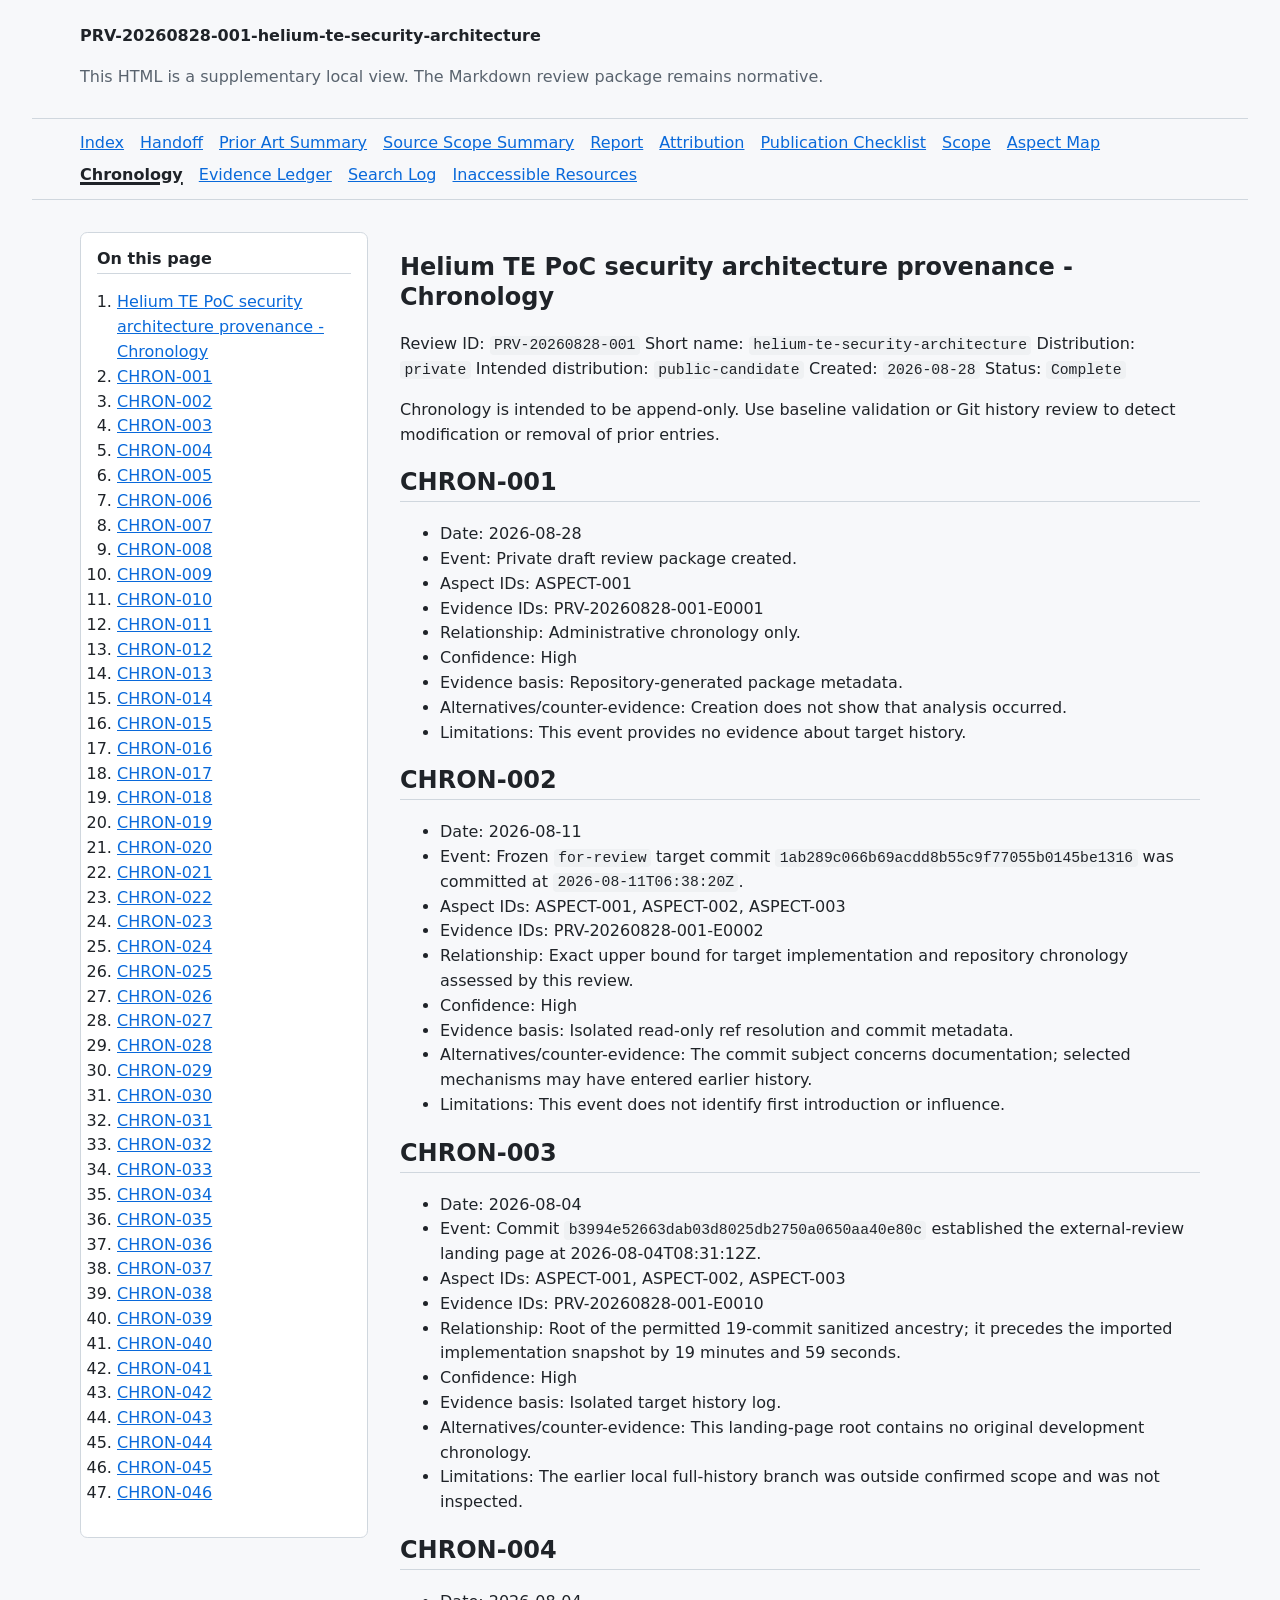
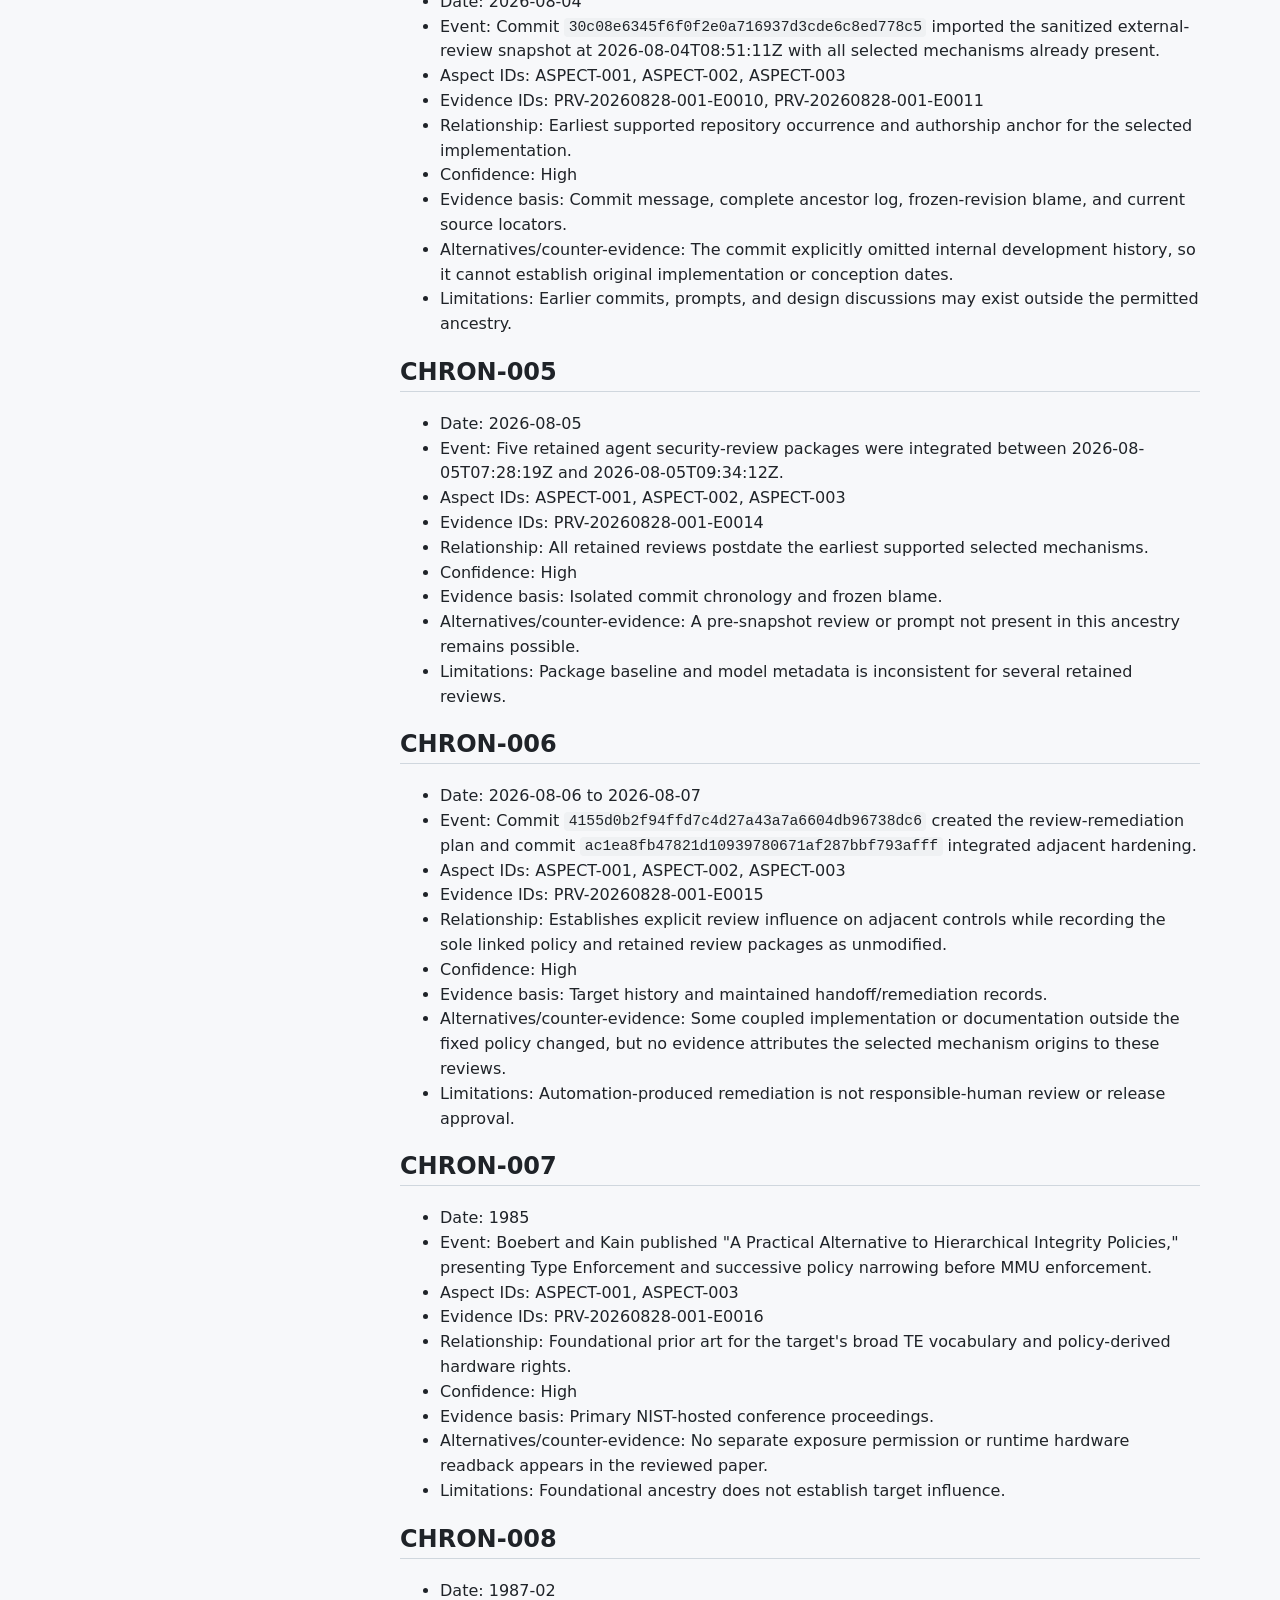
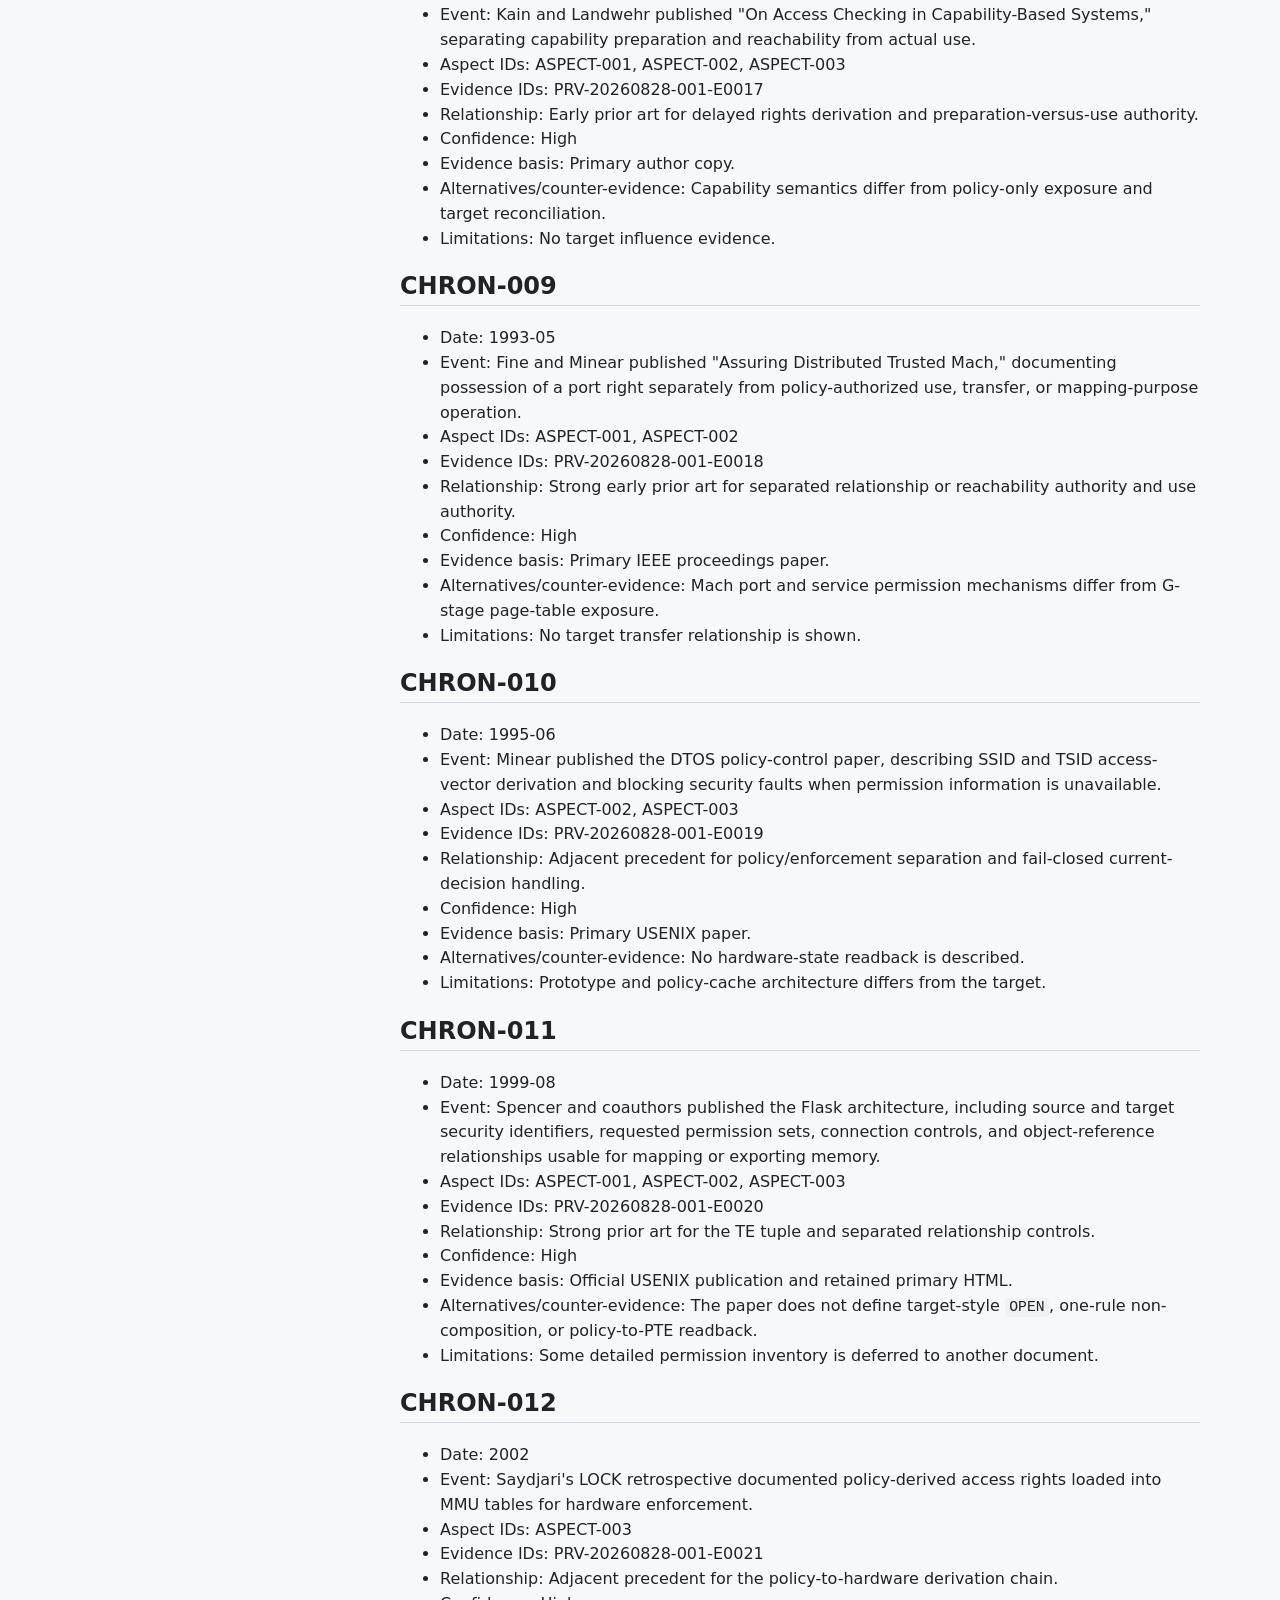
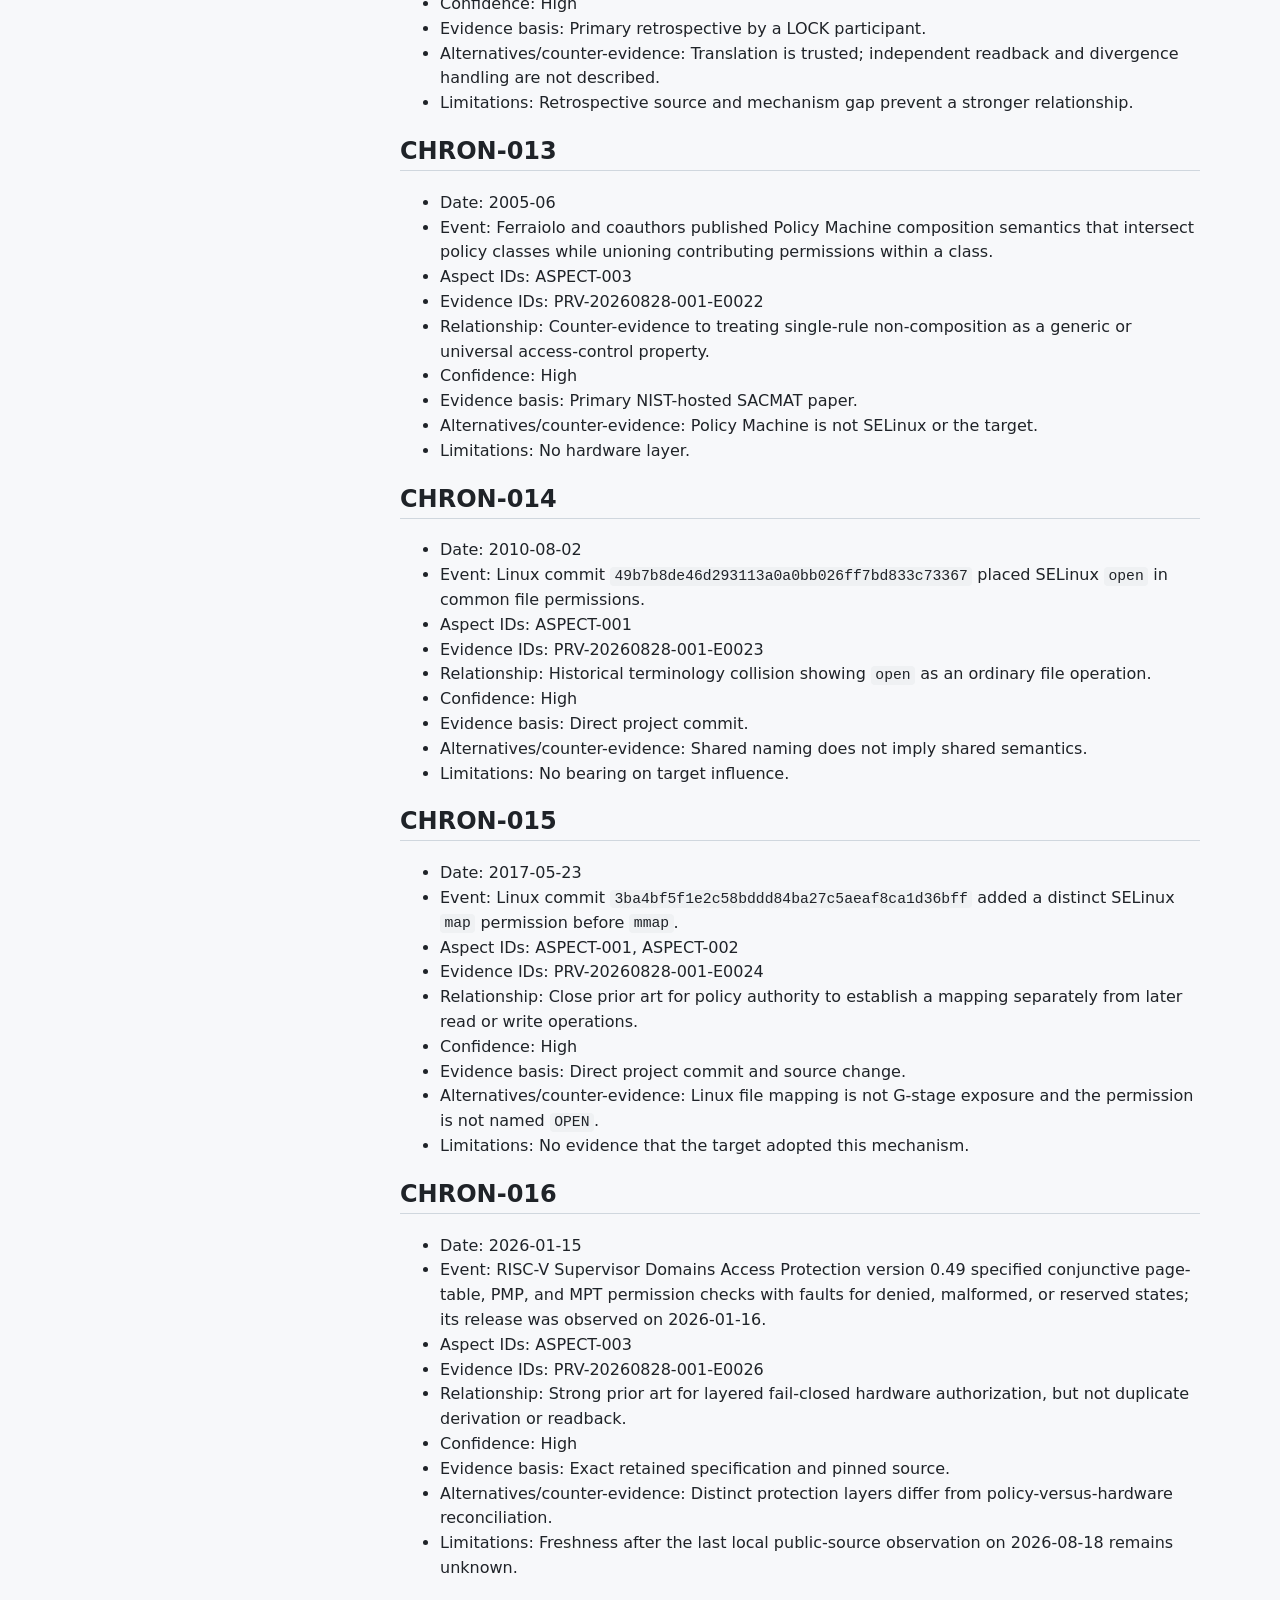
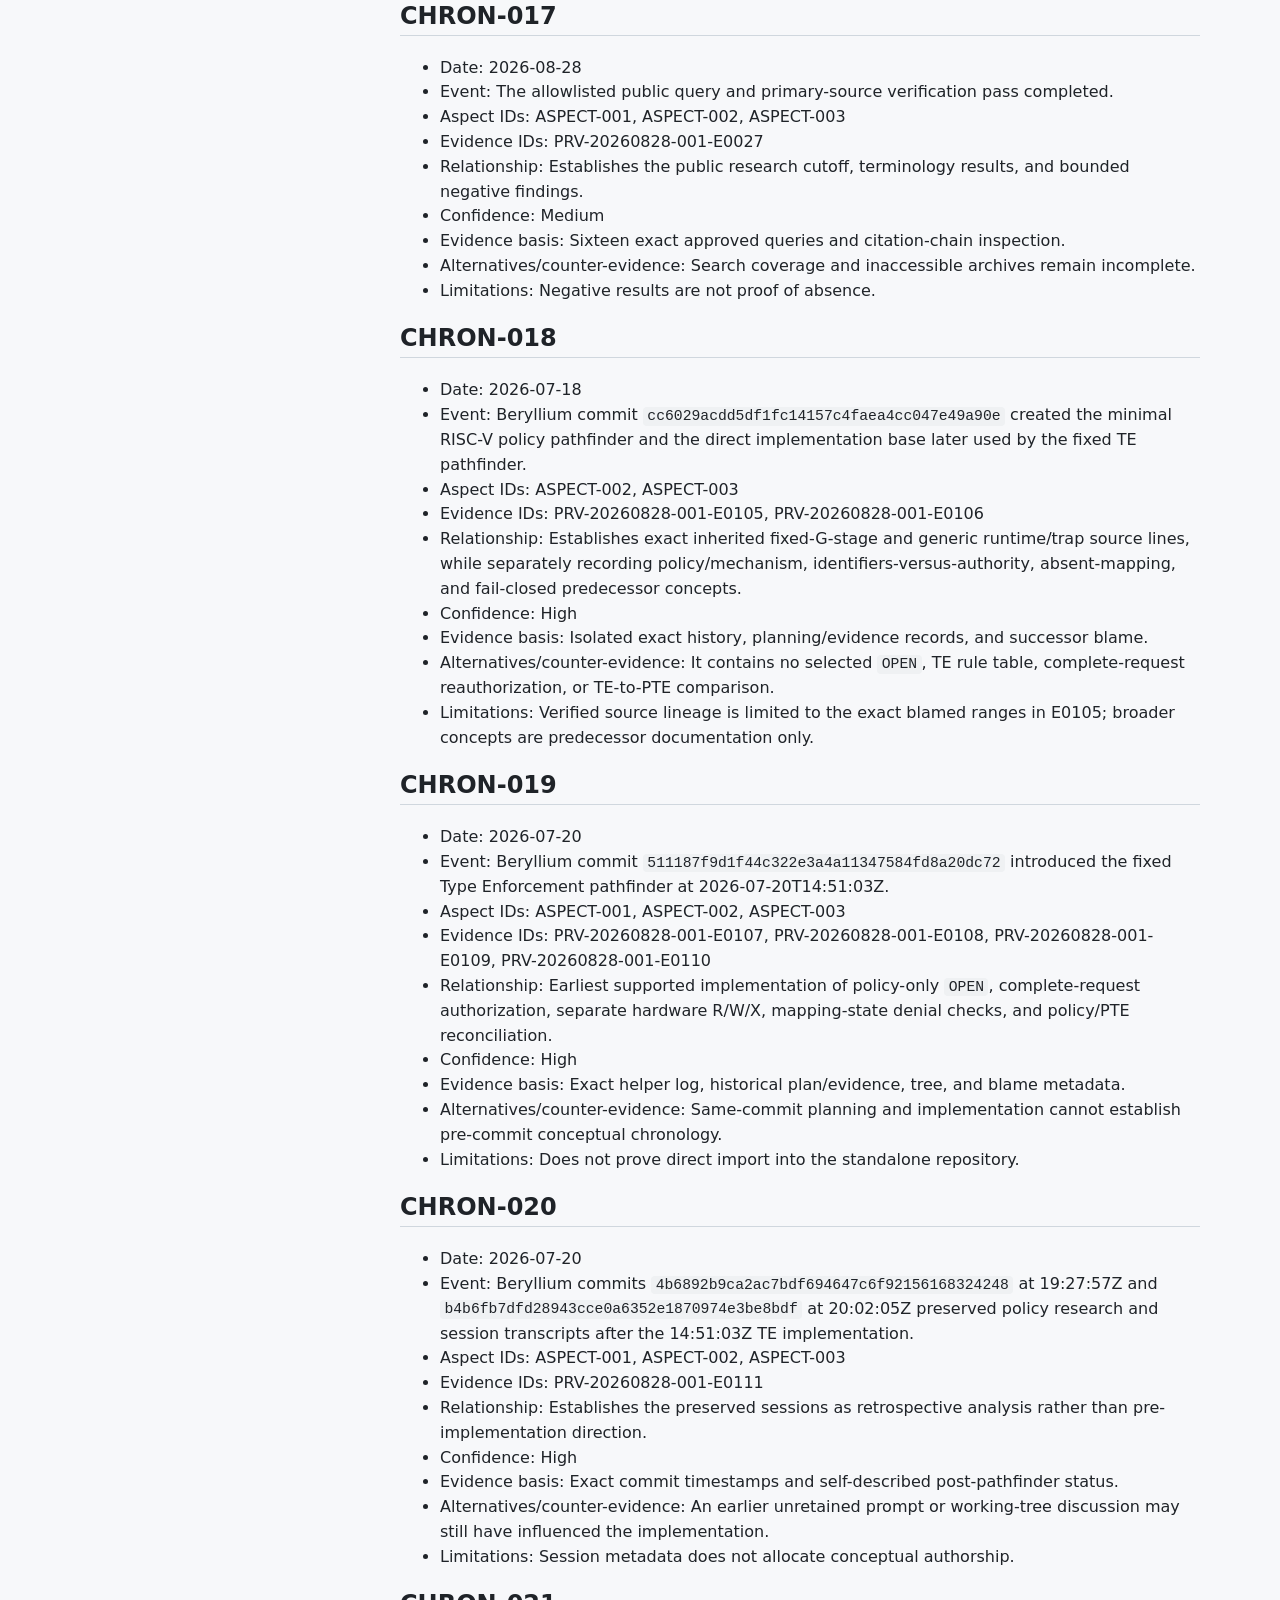
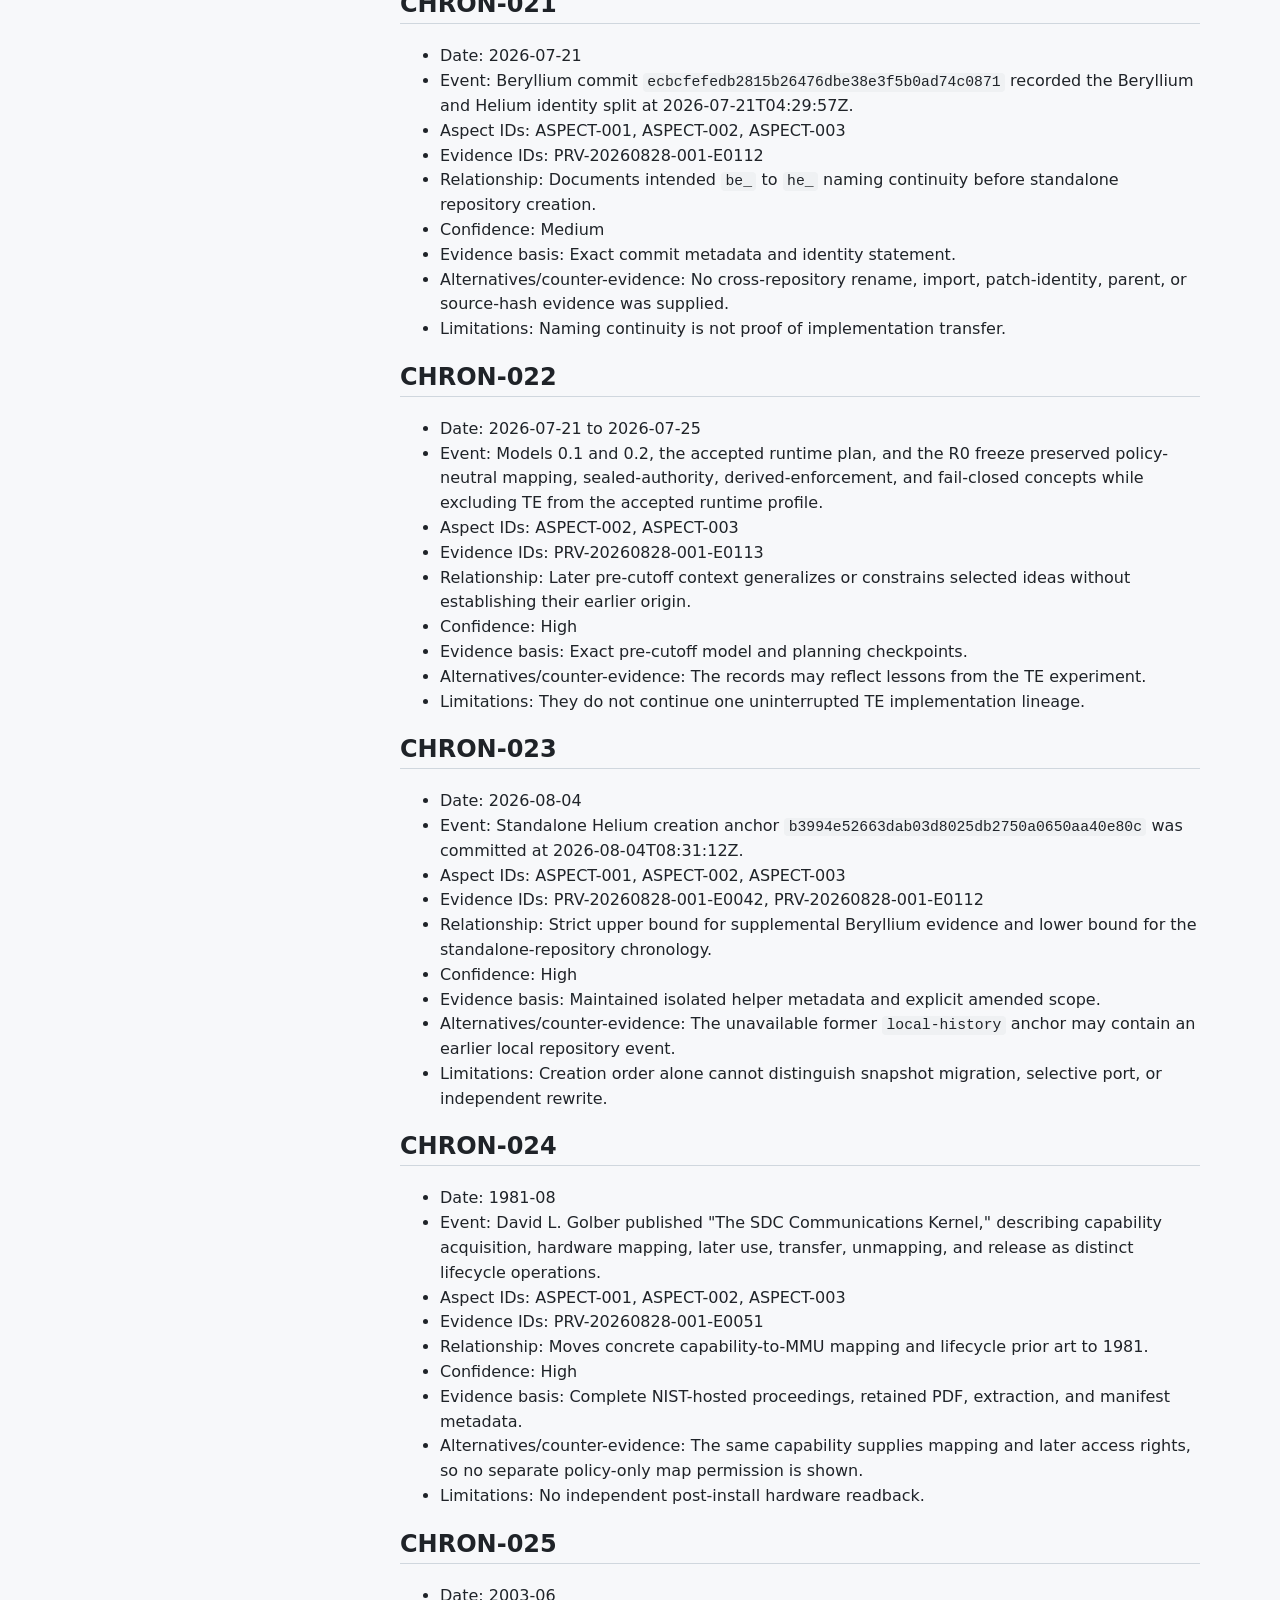
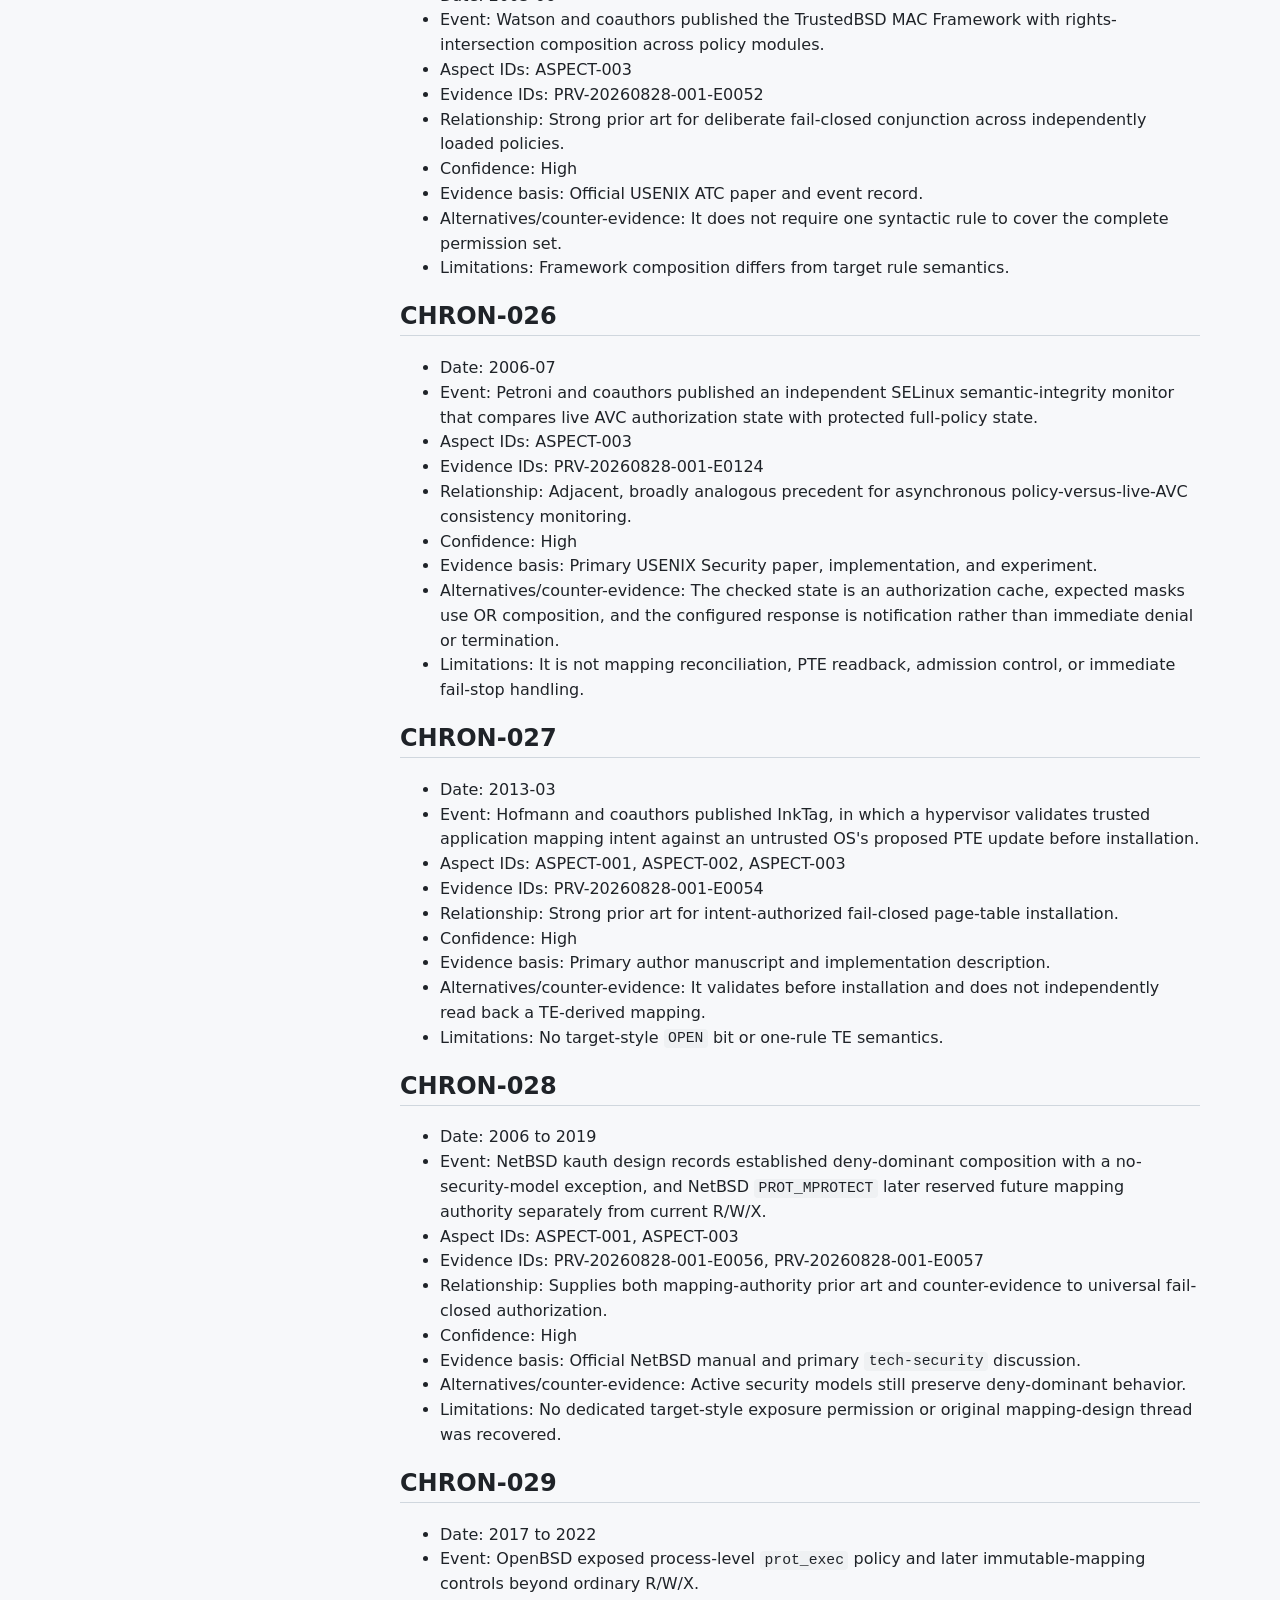
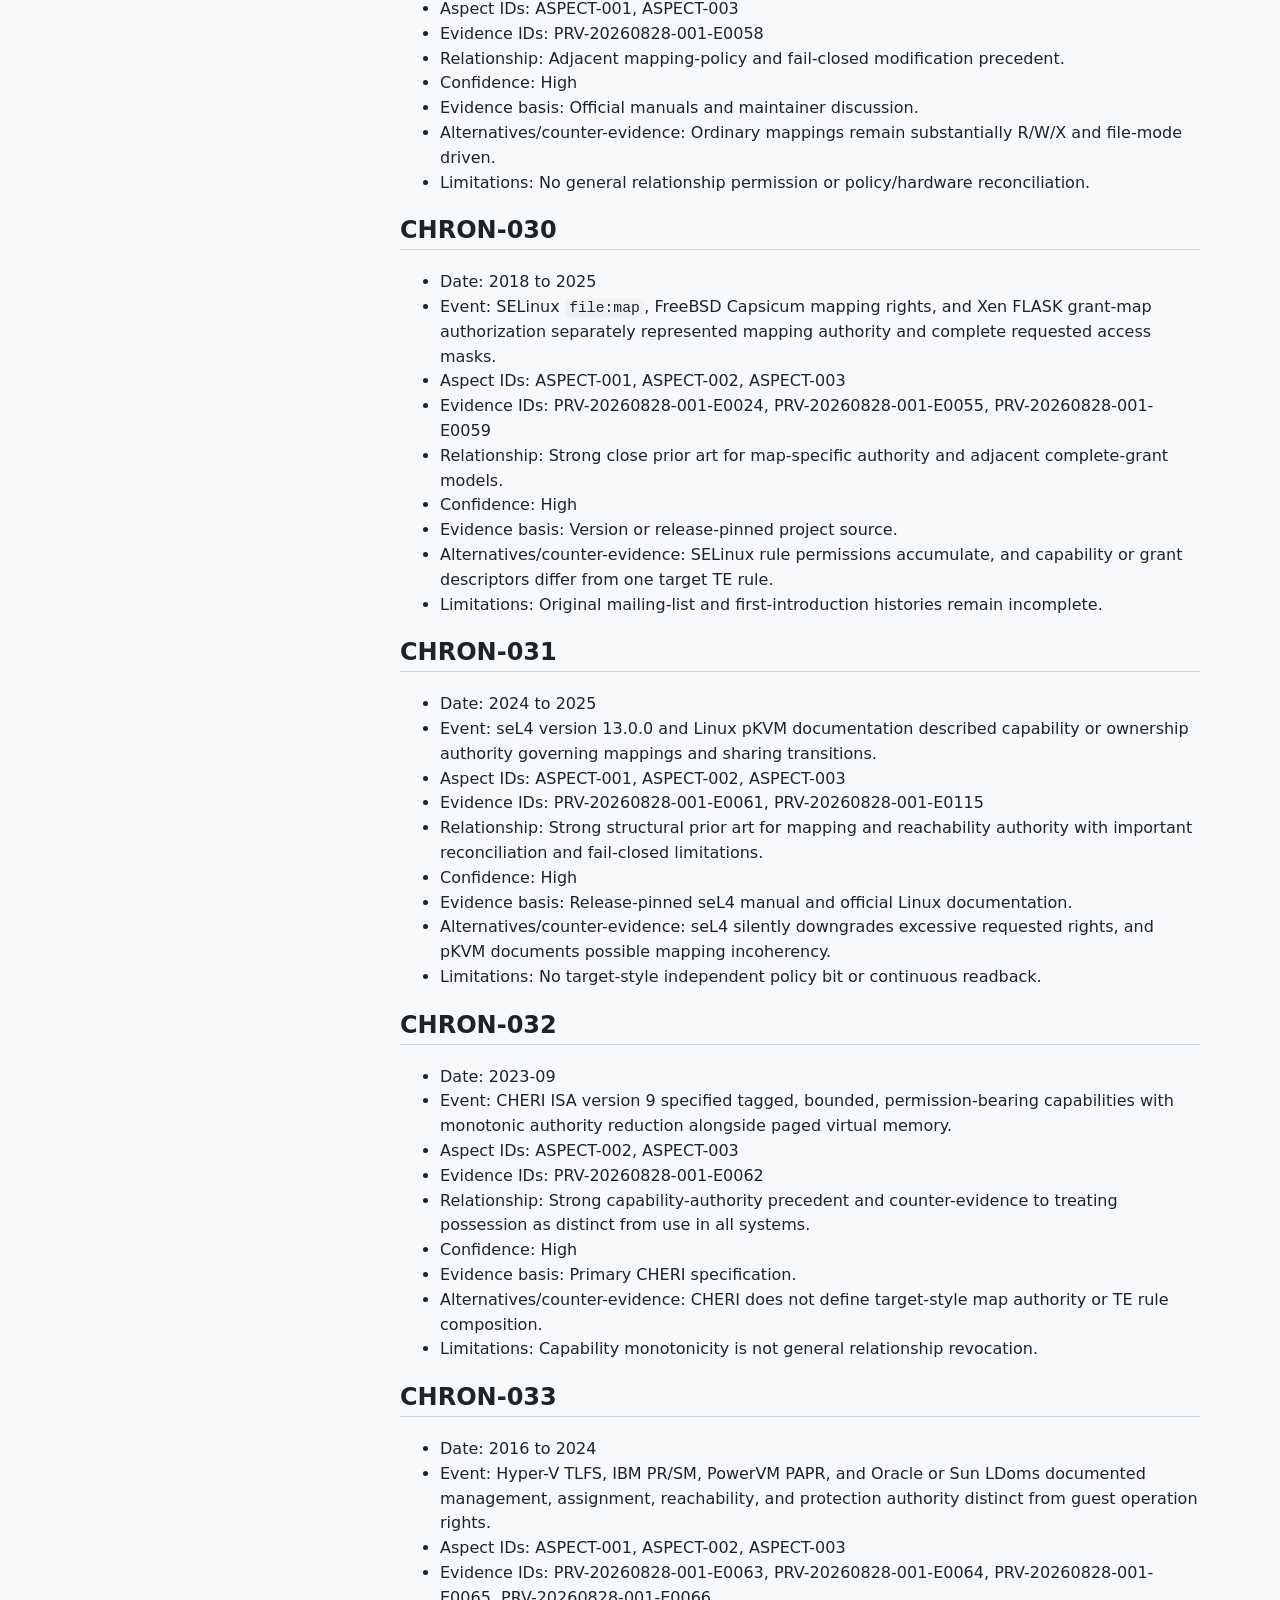
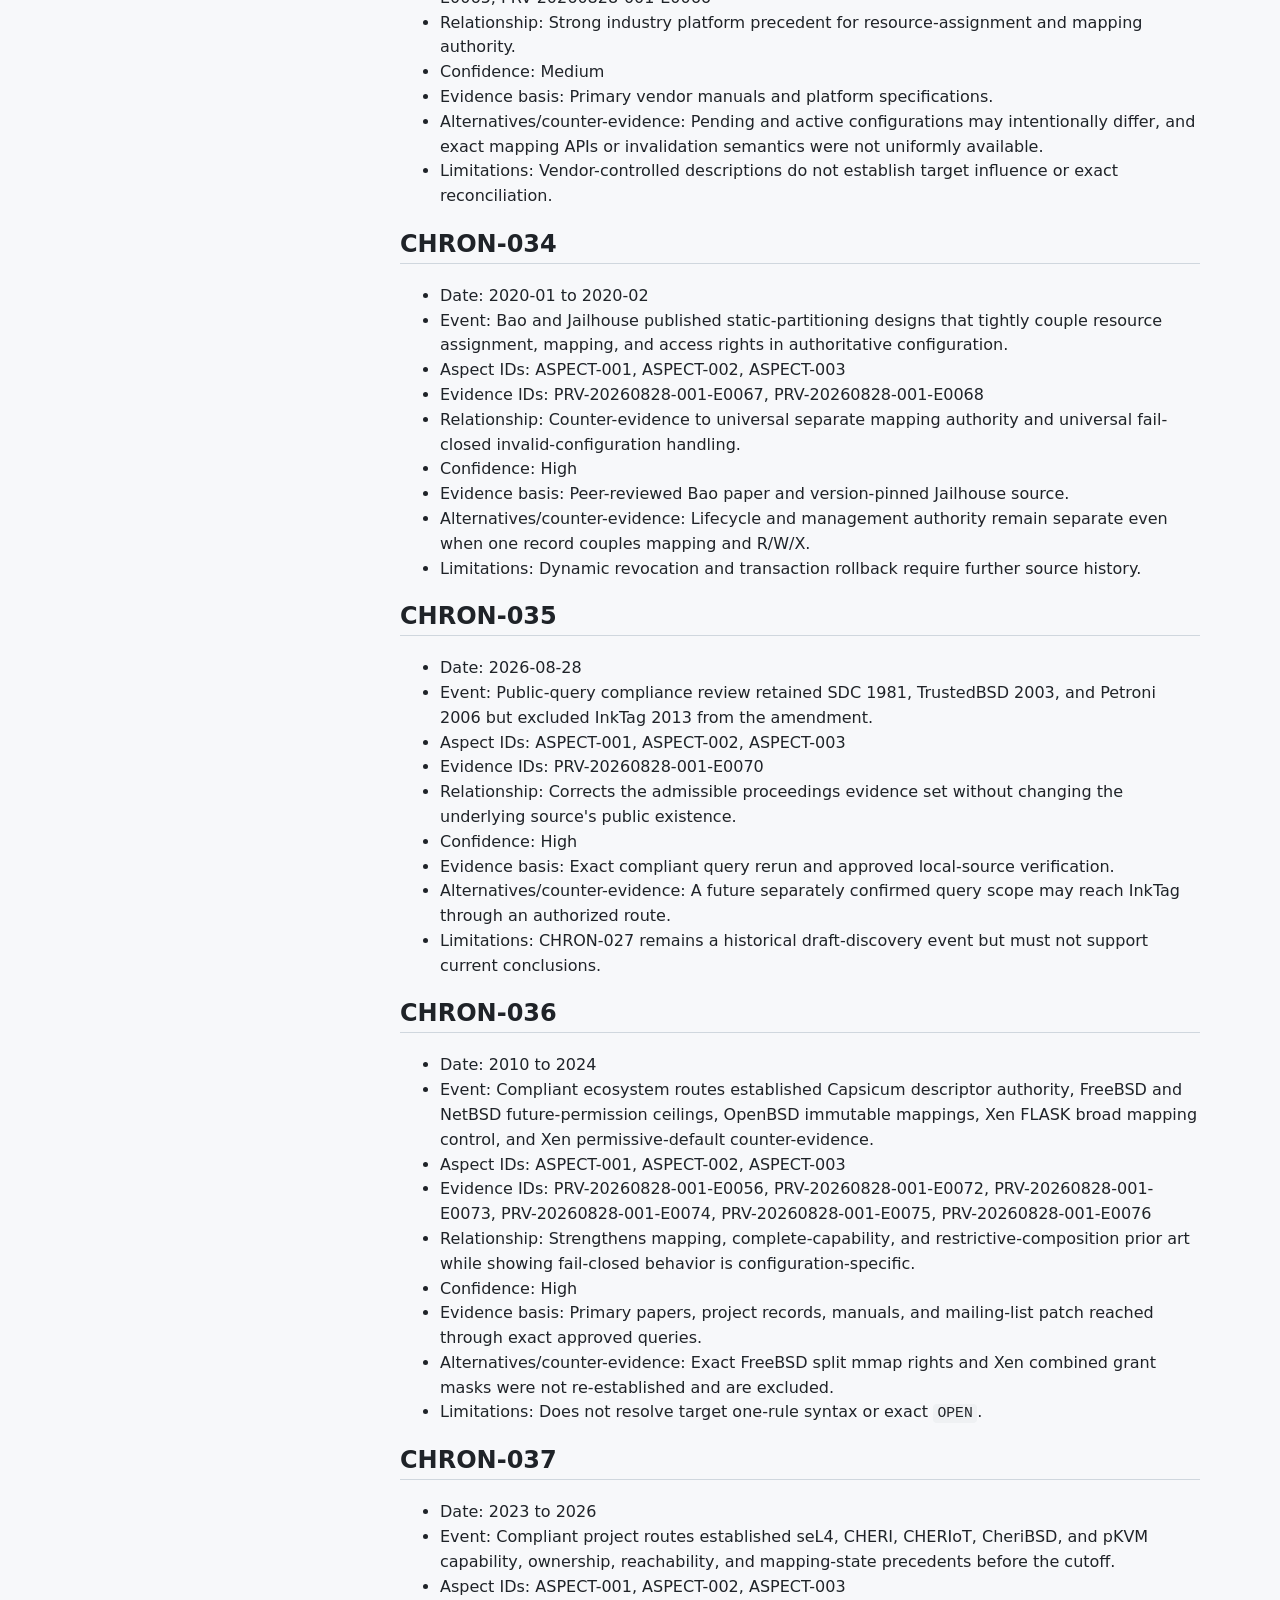
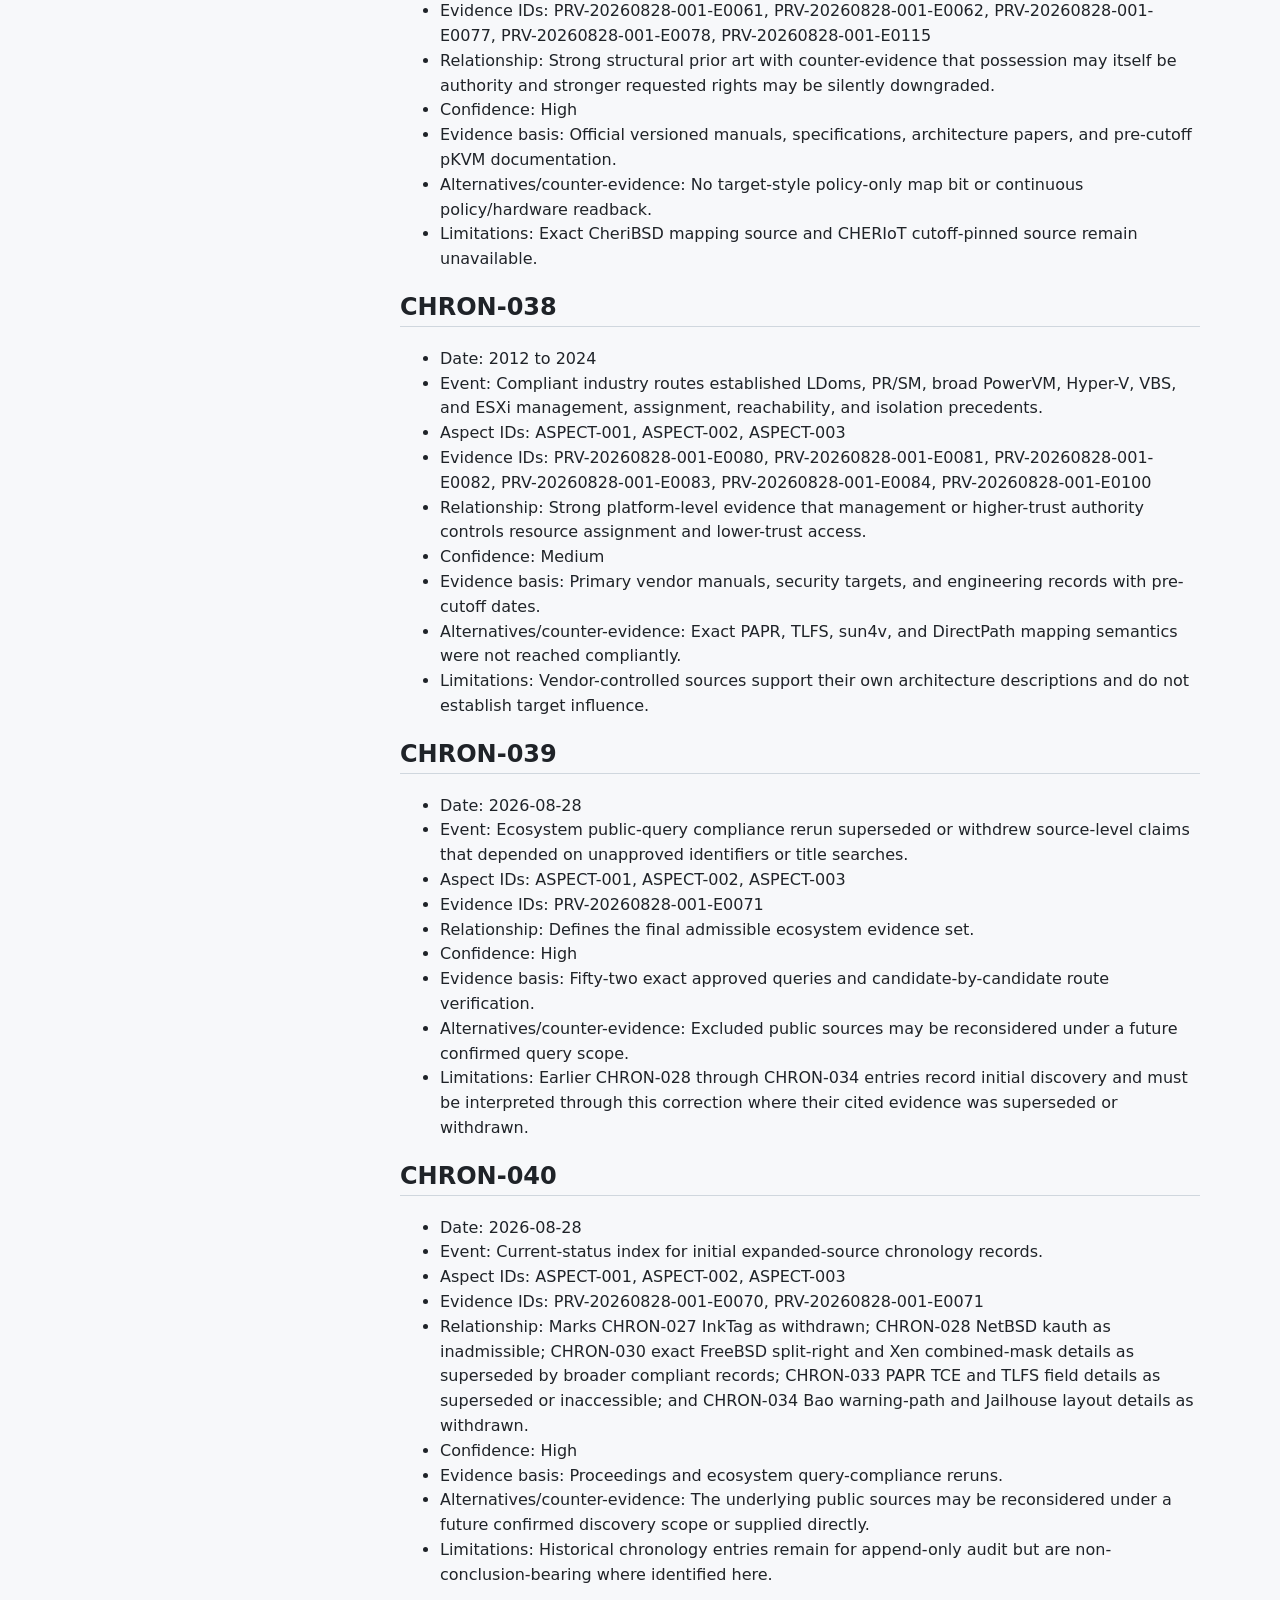
<file: reviews/PRV-20260828-001-helium-te-security-architecture/html/chronology.html>
<!doctype html>
<html lang="en">
<head>
  <meta charset="utf-8">
  <meta name="viewport" content="width=device-width, initial-scale=1">
  <title>Helium TE PoC security architecture provenance - Chronology | PRV-20260828-001-helium-te-security-architecture</title>
  <link rel="stylesheet" href="site.css">
</head>
<body>
  <a class="skip-link" href="#main-content">Skip to main content</a>
  <header class="site-header">
    <strong>PRV-20260828-001-helium-te-security-architecture</strong>
    <p>This HTML is a supplementary local view. The Markdown review package remains normative.</p>
  </header>
  <nav class="package-nav" aria-label="Review package"><ul><li><a href="./index.html">Index</a></li><li><a href="./HANDOFF.html">Handoff</a></li><li><a href="./prior-art-summary.html">Prior Art Summary</a></li><li><a href="./source-scope-summary.html">Source Scope Summary</a></li><li><a href="./report.html">Report</a></li><li><a href="./attribution.html">Attribution</a></li><li><a href="./publication-checklist.html">Publication Checklist</a></li><li><a href="./scope.html">Scope</a></li><li><a href="./aspect-map.html">Aspect Map</a></li><li><a href="./chronology.html" aria-current="page">Chronology</a></li><li><a href="./evidence-ledger.html">Evidence Ledger</a></li><li><a href="./search-log.html">Search Log</a></li><li><a href="./inaccessible-resources.html">Inaccessible Resources</a></li></ul></nav>
    <main id="main-content" tabindex="-1">
    <nav class="toc" aria-labelledby="toc-title"><h2 id="toc-title">On this page</h2><ol><li class="toc-level-1"><a href="#helium-te-poc-security-architecture-provenance-chronology">Helium TE PoC security architecture provenance - Chronology</a></li><li class="toc-level-2"><a href="#chron-001">CHRON-001</a></li><li class="toc-level-2"><a href="#chron-002">CHRON-002</a></li><li class="toc-level-2"><a href="#chron-003">CHRON-003</a></li><li class="toc-level-2"><a href="#chron-004">CHRON-004</a></li><li class="toc-level-2"><a href="#chron-005">CHRON-005</a></li><li class="toc-level-2"><a href="#chron-006">CHRON-006</a></li><li class="toc-level-2"><a href="#chron-007">CHRON-007</a></li><li class="toc-level-2"><a href="#chron-008">CHRON-008</a></li><li class="toc-level-2"><a href="#chron-009">CHRON-009</a></li><li class="toc-level-2"><a href="#chron-010">CHRON-010</a></li><li class="toc-level-2"><a href="#chron-011">CHRON-011</a></li><li class="toc-level-2"><a href="#chron-012">CHRON-012</a></li><li class="toc-level-2"><a href="#chron-013">CHRON-013</a></li><li class="toc-level-2"><a href="#chron-014">CHRON-014</a></li><li class="toc-level-2"><a href="#chron-015">CHRON-015</a></li><li class="toc-level-2"><a href="#chron-016">CHRON-016</a></li><li class="toc-level-2"><a href="#chron-017">CHRON-017</a></li><li class="toc-level-2"><a href="#chron-018">CHRON-018</a></li><li class="toc-level-2"><a href="#chron-019">CHRON-019</a></li><li class="toc-level-2"><a href="#chron-020">CHRON-020</a></li><li class="toc-level-2"><a href="#chron-021">CHRON-021</a></li><li class="toc-level-2"><a href="#chron-022">CHRON-022</a></li><li class="toc-level-2"><a href="#chron-023">CHRON-023</a></li><li class="toc-level-2"><a href="#chron-024">CHRON-024</a></li><li class="toc-level-2"><a href="#chron-025">CHRON-025</a></li><li class="toc-level-2"><a href="#chron-026">CHRON-026</a></li><li class="toc-level-2"><a href="#chron-027">CHRON-027</a></li><li class="toc-level-2"><a href="#chron-028">CHRON-028</a></li><li class="toc-level-2"><a href="#chron-029">CHRON-029</a></li><li class="toc-level-2"><a href="#chron-030">CHRON-030</a></li><li class="toc-level-2"><a href="#chron-031">CHRON-031</a></li><li class="toc-level-2"><a href="#chron-032">CHRON-032</a></li><li class="toc-level-2"><a href="#chron-033">CHRON-033</a></li><li class="toc-level-2"><a href="#chron-034">CHRON-034</a></li><li class="toc-level-2"><a href="#chron-035">CHRON-035</a></li><li class="toc-level-2"><a href="#chron-036">CHRON-036</a></li><li class="toc-level-2"><a href="#chron-037">CHRON-037</a></li><li class="toc-level-2"><a href="#chron-038">CHRON-038</a></li><li class="toc-level-2"><a href="#chron-039">CHRON-039</a></li><li class="toc-level-2"><a href="#chron-040">CHRON-040</a></li><li class="toc-level-2"><a href="#chron-041">CHRON-041</a></li><li class="toc-level-2"><a href="#chron-042">CHRON-042</a></li><li class="toc-level-2"><a href="#chron-043">CHRON-043</a></li><li class="toc-level-2"><a href="#chron-044">CHRON-044</a></li><li class="toc-level-2"><a href="#chron-045">CHRON-045</a></li><li class="toc-level-2"><a href="#chron-046">CHRON-046</a></li></ol></nav>
    <article aria-label="Helium TE PoC security architecture provenance - Chronology">
<h1 id="helium-te-poc-security-architecture-provenance-chronology">Helium TE PoC security architecture provenance - Chronology</h1>
<p>Review ID: <code>PRV-20260828-001</code> Short name: <code>helium-te-security-architecture</code> Distribution: <code>private</code> Intended distribution: <code>public-candidate</code> Created: <code>2026-08-28</code> Status: <code>Complete</code></p>
<p>Chronology is intended to be append-only. Use baseline validation or Git history review to detect modification or removal of prior entries.</p>
<h2 id="chron-001">CHRON-001</h2>
<ul><li>Date: 2026-08-28</li><li>Event: Private draft review package created.</li><li>Aspect IDs: ASPECT-001</li><li>Evidence IDs: PRV-20260828-001-E0001</li><li>Relationship: Administrative chronology only.</li><li>Confidence: High</li><li>Evidence basis: Repository-generated package metadata.</li><li>Alternatives/counter-evidence: Creation does not show that analysis occurred.</li><li>Limitations: This event provides no evidence about target history.</li></ul>
<h2 id="chron-002">CHRON-002</h2>
<ul><li>Date: 2026-08-11</li><li>Event: Frozen <code>for-review</code> target commit <code>1ab289c066b69acdd8b55c9f77055b0145be1316</code> was committed at <code>2026-08-11T06:38:20Z</code>.</li><li>Aspect IDs: ASPECT-001, ASPECT-002, ASPECT-003</li><li>Evidence IDs: PRV-20260828-001-E0002</li><li>Relationship: Exact upper bound for target implementation and repository chronology assessed by this review.</li><li>Confidence: High</li><li>Evidence basis: Isolated read-only ref resolution and commit metadata.</li><li>Alternatives/counter-evidence: The commit subject concerns documentation; selected mechanisms may have entered earlier history.</li><li>Limitations: This event does not identify first introduction or influence.</li></ul>
<h2 id="chron-003">CHRON-003</h2>
<ul><li>Date: 2026-08-04</li><li>Event: Commit <code>b3994e52663dab03d8025db2750a0650aa40e80c</code> established the external-review landing page at 2026-08-04T08:31:12Z.</li><li>Aspect IDs: ASPECT-001, ASPECT-002, ASPECT-003</li><li>Evidence IDs: PRV-20260828-001-E0010</li><li>Relationship: Root of the permitted 19-commit sanitized ancestry; it precedes the imported implementation snapshot by 19 minutes and 59 seconds.</li><li>Confidence: High</li><li>Evidence basis: Isolated target history log.</li><li>Alternatives/counter-evidence: This landing-page root contains no original development chronology.</li><li>Limitations: The earlier local full-history branch was outside confirmed scope and was not inspected.</li></ul>
<h2 id="chron-004">CHRON-004</h2>
<ul><li>Date: 2026-08-04</li><li>Event: Commit <code>30c08e6345f6f0f2e0a716937d3cde6c8ed778c5</code> imported the sanitized external-review snapshot at 2026-08-04T08:51:11Z with all selected mechanisms already present.</li><li>Aspect IDs: ASPECT-001, ASPECT-002, ASPECT-003</li><li>Evidence IDs: PRV-20260828-001-E0010, PRV-20260828-001-E0011</li><li>Relationship: Earliest supported repository occurrence and authorship anchor for the selected implementation.</li><li>Confidence: High</li><li>Evidence basis: Commit message, complete ancestor log, frozen-revision blame, and current source locators.</li><li>Alternatives/counter-evidence: The commit explicitly omitted internal development history, so it cannot establish original implementation or conception dates.</li><li>Limitations: Earlier commits, prompts, and design discussions may exist outside the permitted ancestry.</li></ul>
<h2 id="chron-005">CHRON-005</h2>
<ul><li>Date: 2026-08-05</li><li>Event: Five retained agent security-review packages were integrated between 2026-08-05T07:28:19Z and 2026-08-05T09:34:12Z.</li><li>Aspect IDs: ASPECT-001, ASPECT-002, ASPECT-003</li><li>Evidence IDs: PRV-20260828-001-E0014</li><li>Relationship: All retained reviews postdate the earliest supported selected mechanisms.</li><li>Confidence: High</li><li>Evidence basis: Isolated commit chronology and frozen blame.</li><li>Alternatives/counter-evidence: A pre-snapshot review or prompt not present in this ancestry remains possible.</li><li>Limitations: Package baseline and model metadata is inconsistent for several retained reviews.</li></ul>
<h2 id="chron-006">CHRON-006</h2>
<ul><li>Date: 2026-08-06 to 2026-08-07</li><li>Event: Commit <code>4155d0b2f94ffd7c4d27a43a7a6604db96738dc6</code> created the review-remediation plan and commit <code>ac1ea8fb47821d10939780671af287bbf793afff</code> integrated adjacent hardening.</li><li>Aspect IDs: ASPECT-001, ASPECT-002, ASPECT-003</li><li>Evidence IDs: PRV-20260828-001-E0015</li><li>Relationship: Establishes explicit review influence on adjacent controls while recording the sole linked policy and retained review packages as unmodified.</li><li>Confidence: High</li><li>Evidence basis: Target history and maintained handoff/remediation records.</li><li>Alternatives/counter-evidence: Some coupled implementation or documentation outside the fixed policy changed, but no evidence attributes the selected mechanism origins to these reviews.</li><li>Limitations: Automation-produced remediation is not responsible-human review or release approval.</li></ul>
<h2 id="chron-007">CHRON-007</h2>
<ul><li>Date: 1985</li><li>Event: Boebert and Kain published &quot;A Practical Alternative to Hierarchical Integrity Policies,&quot; presenting Type Enforcement and successive policy narrowing before MMU enforcement.</li><li>Aspect IDs: ASPECT-001, ASPECT-003</li><li>Evidence IDs: PRV-20260828-001-E0016</li><li>Relationship: Foundational prior art for the target&#x27;s broad TE vocabulary and policy-derived hardware rights.</li><li>Confidence: High</li><li>Evidence basis: Primary NIST-hosted conference proceedings.</li><li>Alternatives/counter-evidence: No separate exposure permission or runtime hardware readback appears in the reviewed paper.</li><li>Limitations: Foundational ancestry does not establish target influence.</li></ul>
<h2 id="chron-008">CHRON-008</h2>
<ul><li>Date: 1987-02</li><li>Event: Kain and Landwehr published &quot;On Access Checking in Capability-Based Systems,&quot; separating capability preparation and reachability from actual use.</li><li>Aspect IDs: ASPECT-001, ASPECT-002, ASPECT-003</li><li>Evidence IDs: PRV-20260828-001-E0017</li><li>Relationship: Early prior art for delayed rights derivation and preparation-versus-use authority.</li><li>Confidence: High</li><li>Evidence basis: Primary author copy.</li><li>Alternatives/counter-evidence: Capability semantics differ from policy-only exposure and target reconciliation.</li><li>Limitations: No target influence evidence.</li></ul>
<h2 id="chron-009">CHRON-009</h2>
<ul><li>Date: 1993-05</li><li>Event: Fine and Minear published &quot;Assuring Distributed Trusted Mach,&quot; documenting possession of a port right separately from policy-authorized use, transfer, or mapping-purpose operation.</li><li>Aspect IDs: ASPECT-001, ASPECT-002</li><li>Evidence IDs: PRV-20260828-001-E0018</li><li>Relationship: Strong early prior art for separated relationship or reachability authority and use authority.</li><li>Confidence: High</li><li>Evidence basis: Primary IEEE proceedings paper.</li><li>Alternatives/counter-evidence: Mach port and service permission mechanisms differ from G-stage page-table exposure.</li><li>Limitations: No target transfer relationship is shown.</li></ul>
<h2 id="chron-010">CHRON-010</h2>
<ul><li>Date: 1995-06</li><li>Event: Minear published the DTOS policy-control paper, describing SSID and TSID access-vector derivation and blocking security faults when permission information is unavailable.</li><li>Aspect IDs: ASPECT-002, ASPECT-003</li><li>Evidence IDs: PRV-20260828-001-E0019</li><li>Relationship: Adjacent precedent for policy/enforcement separation and fail-closed current-decision handling.</li><li>Confidence: High</li><li>Evidence basis: Primary USENIX paper.</li><li>Alternatives/counter-evidence: No hardware-state readback is described.</li><li>Limitations: Prototype and policy-cache architecture differs from the target.</li></ul>
<h2 id="chron-011">CHRON-011</h2>
<ul><li>Date: 1999-08</li><li>Event: Spencer and coauthors published the Flask architecture, including source and target security identifiers, requested permission sets, connection controls, and object-reference relationships usable for mapping or exporting memory.</li><li>Aspect IDs: ASPECT-001, ASPECT-002, ASPECT-003</li><li>Evidence IDs: PRV-20260828-001-E0020</li><li>Relationship: Strong prior art for the TE tuple and separated relationship controls.</li><li>Confidence: High</li><li>Evidence basis: Official USENIX publication and retained primary HTML.</li><li>Alternatives/counter-evidence: The paper does not define target-style <code>OPEN</code>, one-rule non-composition, or policy-to-PTE readback.</li><li>Limitations: Some detailed permission inventory is deferred to another document.</li></ul>
<h2 id="chron-012">CHRON-012</h2>
<ul><li>Date: 2002</li><li>Event: Saydjari&#x27;s LOCK retrospective documented policy-derived access rights loaded into MMU tables for hardware enforcement.</li><li>Aspect IDs: ASPECT-003</li><li>Evidence IDs: PRV-20260828-001-E0021</li><li>Relationship: Adjacent precedent for the policy-to-hardware derivation chain.</li><li>Confidence: High</li><li>Evidence basis: Primary retrospective by a LOCK participant.</li><li>Alternatives/counter-evidence: Translation is trusted; independent readback and divergence handling are not described.</li><li>Limitations: Retrospective source and mechanism gap prevent a stronger relationship.</li></ul>
<h2 id="chron-013">CHRON-013</h2>
<ul><li>Date: 2005-06</li><li>Event: Ferraiolo and coauthors published Policy Machine composition semantics that intersect policy classes while unioning contributing permissions within a class.</li><li>Aspect IDs: ASPECT-003</li><li>Evidence IDs: PRV-20260828-001-E0022</li><li>Relationship: Counter-evidence to treating single-rule non-composition as a generic or universal access-control property.</li><li>Confidence: High</li><li>Evidence basis: Primary NIST-hosted SACMAT paper.</li><li>Alternatives/counter-evidence: Policy Machine is not SELinux or the target.</li><li>Limitations: No hardware layer.</li></ul>
<h2 id="chron-014">CHRON-014</h2>
<ul><li>Date: 2010-08-02</li><li>Event: Linux commit <code>49b7b8de46d293113a0a0bb026ff7bd833c73367</code> placed SELinux <code>open</code> in common file permissions.</li><li>Aspect IDs: ASPECT-001</li><li>Evidence IDs: PRV-20260828-001-E0023</li><li>Relationship: Historical terminology collision showing <code>open</code> as an ordinary file operation.</li><li>Confidence: High</li><li>Evidence basis: Direct project commit.</li><li>Alternatives/counter-evidence: Shared naming does not imply shared semantics.</li><li>Limitations: No bearing on target influence.</li></ul>
<h2 id="chron-015">CHRON-015</h2>
<ul><li>Date: 2017-05-23</li><li>Event: Linux commit <code>3ba4bf5f1e2c58bddd84ba27c5aeaf8ca1d36bff</code> added a distinct SELinux <code>map</code> permission before <code>mmap</code>.</li><li>Aspect IDs: ASPECT-001, ASPECT-002</li><li>Evidence IDs: PRV-20260828-001-E0024</li><li>Relationship: Close prior art for policy authority to establish a mapping separately from later read or write operations.</li><li>Confidence: High</li><li>Evidence basis: Direct project commit and source change.</li><li>Alternatives/counter-evidence: Linux file mapping is not G-stage exposure and the permission is not named <code>OPEN</code>.</li><li>Limitations: No evidence that the target adopted this mechanism.</li></ul>
<h2 id="chron-016">CHRON-016</h2>
<ul><li>Date: 2026-01-15</li><li>Event: RISC-V Supervisor Domains Access Protection version 0.49 specified conjunctive page-table, PMP, and MPT permission checks with faults for denied, malformed, or reserved states; its release was observed on 2026-01-16.</li><li>Aspect IDs: ASPECT-003</li><li>Evidence IDs: PRV-20260828-001-E0026</li><li>Relationship: Strong prior art for layered fail-closed hardware authorization, but not duplicate derivation or readback.</li><li>Confidence: High</li><li>Evidence basis: Exact retained specification and pinned source.</li><li>Alternatives/counter-evidence: Distinct protection layers differ from policy-versus-hardware reconciliation.</li><li>Limitations: Freshness after the last local public-source observation on 2026-08-18 remains unknown.</li></ul>
<h2 id="chron-017">CHRON-017</h2>
<ul><li>Date: 2026-08-28</li><li>Event: The allowlisted public query and primary-source verification pass completed.</li><li>Aspect IDs: ASPECT-001, ASPECT-002, ASPECT-003</li><li>Evidence IDs: PRV-20260828-001-E0027</li><li>Relationship: Establishes the public research cutoff, terminology results, and bounded negative findings.</li><li>Confidence: Medium</li><li>Evidence basis: Sixteen exact approved queries and citation-chain inspection.</li><li>Alternatives/counter-evidence: Search coverage and inaccessible archives remain incomplete.</li><li>Limitations: Negative results are not proof of absence.</li></ul>
<h2 id="chron-018">CHRON-018</h2>
<ul><li>Date: 2026-07-18</li><li>Event: Beryllium commit <code>cc6029acdd5df1fc14157c4faea4cc047e49a90e</code> created the minimal RISC-V policy pathfinder and the direct implementation base later used by the fixed TE pathfinder.</li><li>Aspect IDs: ASPECT-002, ASPECT-003</li><li>Evidence IDs: PRV-20260828-001-E0105, PRV-20260828-001-E0106</li><li>Relationship: Establishes exact inherited fixed-G-stage and generic runtime/trap source lines, while separately recording policy/mechanism, identifiers-versus-authority, absent-mapping, and fail-closed predecessor concepts.</li><li>Confidence: High</li><li>Evidence basis: Isolated exact history, planning/evidence records, and successor blame.</li><li>Alternatives/counter-evidence: It contains no selected <code>OPEN</code>, TE rule table, complete-request reauthorization, or TE-to-PTE comparison.</li><li>Limitations: Verified source lineage is limited to the exact blamed ranges in E0105; broader concepts are predecessor documentation only.</li></ul>
<h2 id="chron-019">CHRON-019</h2>
<ul><li>Date: 2026-07-20</li><li>Event: Beryllium commit <code>511187f9d1f44c322e3a4a11347584fd8a20dc72</code> introduced the fixed Type Enforcement pathfinder at 2026-07-20T14:51:03Z.</li><li>Aspect IDs: ASPECT-001, ASPECT-002, ASPECT-003</li><li>Evidence IDs: PRV-20260828-001-E0107, PRV-20260828-001-E0108, PRV-20260828-001-E0109, PRV-20260828-001-E0110</li><li>Relationship: Earliest supported implementation of policy-only <code>OPEN</code>, complete-request authorization, separate hardware R/W/X, mapping-state denial checks, and policy/PTE reconciliation.</li><li>Confidence: High</li><li>Evidence basis: Exact helper log, historical plan/evidence, tree, and blame metadata.</li><li>Alternatives/counter-evidence: Same-commit planning and implementation cannot establish pre-commit conceptual chronology.</li><li>Limitations: Does not prove direct import into the standalone repository.</li></ul>
<h2 id="chron-020">CHRON-020</h2>
<ul><li>Date: 2026-07-20</li><li>Event: Beryllium commits <code>4b6892b9ca2ac7bdf694647c6f92156168324248</code> at 19:27:57Z and <code>b4b6fb7dfd28943cce0a6352e1870974e3be8bdf</code> at 20:02:05Z preserved policy research and session transcripts after the 14:51:03Z TE implementation.</li><li>Aspect IDs: ASPECT-001, ASPECT-002, ASPECT-003</li><li>Evidence IDs: PRV-20260828-001-E0111</li><li>Relationship: Establishes the preserved sessions as retrospective analysis rather than pre-implementation direction.</li><li>Confidence: High</li><li>Evidence basis: Exact commit timestamps and self-described post-pathfinder status.</li><li>Alternatives/counter-evidence: An earlier unretained prompt or working-tree discussion may still have influenced the implementation.</li><li>Limitations: Session metadata does not allocate conceptual authorship.</li></ul>
<h2 id="chron-021">CHRON-021</h2>
<ul><li>Date: 2026-07-21</li><li>Event: Beryllium commit <code>ecbcfefedb2815b26476dbe38e3f5b0ad74c0871</code> recorded the Beryllium and Helium identity split at 2026-07-21T04:29:57Z.</li><li>Aspect IDs: ASPECT-001, ASPECT-002, ASPECT-003</li><li>Evidence IDs: PRV-20260828-001-E0112</li><li>Relationship: Documents intended <code>be_</code> to <code>he_</code> naming continuity before standalone repository creation.</li><li>Confidence: Medium</li><li>Evidence basis: Exact commit metadata and identity statement.</li><li>Alternatives/counter-evidence: No cross-repository rename, import, patch-identity, parent, or source-hash evidence was supplied.</li><li>Limitations: Naming continuity is not proof of implementation transfer.</li></ul>
<h2 id="chron-022">CHRON-022</h2>
<ul><li>Date: 2026-07-21 to 2026-07-25</li><li>Event: Models 0.1 and 0.2, the accepted runtime plan, and the R0 freeze preserved policy-neutral mapping, sealed-authority, derived-enforcement, and fail-closed concepts while excluding TE from the accepted runtime profile.</li><li>Aspect IDs: ASPECT-002, ASPECT-003</li><li>Evidence IDs: PRV-20260828-001-E0113</li><li>Relationship: Later pre-cutoff context generalizes or constrains selected ideas without establishing their earlier origin.</li><li>Confidence: High</li><li>Evidence basis: Exact pre-cutoff model and planning checkpoints.</li><li>Alternatives/counter-evidence: The records may reflect lessons from the TE experiment.</li><li>Limitations: They do not continue one uninterrupted TE implementation lineage.</li></ul>
<h2 id="chron-023">CHRON-023</h2>
<ul><li>Date: 2026-08-04</li><li>Event: Standalone Helium creation anchor <code>b3994e52663dab03d8025db2750a0650aa40e80c</code> was committed at 2026-08-04T08:31:12Z.</li><li>Aspect IDs: ASPECT-001, ASPECT-002, ASPECT-003</li><li>Evidence IDs: PRV-20260828-001-E0042, PRV-20260828-001-E0112</li><li>Relationship: Strict upper bound for supplemental Beryllium evidence and lower bound for the standalone-repository chronology.</li><li>Confidence: High</li><li>Evidence basis: Maintained isolated helper metadata and explicit amended scope.</li><li>Alternatives/counter-evidence: The unavailable former <code>local-history</code> anchor may contain an earlier local repository event.</li><li>Limitations: Creation order alone cannot distinguish snapshot migration, selective port, or independent rewrite.</li></ul>
<h2 id="chron-024">CHRON-024</h2>
<ul><li>Date: 1981-08</li><li>Event: David L. Golber published &quot;The SDC Communications Kernel,&quot; describing capability acquisition, hardware mapping, later use, transfer, unmapping, and release as distinct lifecycle operations.</li><li>Aspect IDs: ASPECT-001, ASPECT-002, ASPECT-003</li><li>Evidence IDs: PRV-20260828-001-E0051</li><li>Relationship: Moves concrete capability-to-MMU mapping and lifecycle prior art to 1981.</li><li>Confidence: High</li><li>Evidence basis: Complete NIST-hosted proceedings, retained PDF, extraction, and manifest metadata.</li><li>Alternatives/counter-evidence: The same capability supplies mapping and later access rights, so no separate policy-only map permission is shown.</li><li>Limitations: No independent post-install hardware readback.</li></ul>
<h2 id="chron-025">CHRON-025</h2>
<ul><li>Date: 2003-06</li><li>Event: Watson and coauthors published the TrustedBSD MAC Framework with rights-intersection composition across policy modules.</li><li>Aspect IDs: ASPECT-003</li><li>Evidence IDs: PRV-20260828-001-E0052</li><li>Relationship: Strong prior art for deliberate fail-closed conjunction across independently loaded policies.</li><li>Confidence: High</li><li>Evidence basis: Official USENIX ATC paper and event record.</li><li>Alternatives/counter-evidence: It does not require one syntactic rule to cover the complete permission set.</li><li>Limitations: Framework composition differs from target rule semantics.</li></ul>
<h2 id="chron-026">CHRON-026</h2>
<ul><li>Date: 2006-07</li><li>Event: Petroni and coauthors published an independent SELinux semantic-integrity monitor that compares live AVC authorization state with protected full-policy state.</li><li>Aspect IDs: ASPECT-003</li><li>Evidence IDs: PRV-20260828-001-E0124</li><li>Relationship: Adjacent, broadly analogous precedent for asynchronous policy-versus-live-AVC consistency monitoring.</li><li>Confidence: High</li><li>Evidence basis: Primary USENIX Security paper, implementation, and experiment.</li><li>Alternatives/counter-evidence: The checked state is an authorization cache, expected masks use OR composition, and the configured response is notification rather than immediate denial or termination.</li><li>Limitations: It is not mapping reconciliation, PTE readback, admission control, or immediate fail-stop handling.</li></ul>
<h2 id="chron-027">CHRON-027</h2>
<ul><li>Date: 2013-03</li><li>Event: Hofmann and coauthors published InkTag, in which a hypervisor validates trusted application mapping intent against an untrusted OS&#x27;s proposed PTE update before installation.</li><li>Aspect IDs: ASPECT-001, ASPECT-002, ASPECT-003</li><li>Evidence IDs: PRV-20260828-001-E0054</li><li>Relationship: Strong prior art for intent-authorized fail-closed page-table installation.</li><li>Confidence: High</li><li>Evidence basis: Primary author manuscript and implementation description.</li><li>Alternatives/counter-evidence: It validates before installation and does not independently read back a TE-derived mapping.</li><li>Limitations: No target-style <code>OPEN</code> bit or one-rule TE semantics.</li></ul>
<h2 id="chron-028">CHRON-028</h2>
<ul><li>Date: 2006 to 2019</li><li>Event: NetBSD kauth design records established deny-dominant composition with a no-security-model exception, and NetBSD <code>PROT_MPROTECT</code> later reserved future mapping authority separately from current R/W/X.</li><li>Aspect IDs: ASPECT-001, ASPECT-003</li><li>Evidence IDs: PRV-20260828-001-E0056, PRV-20260828-001-E0057</li><li>Relationship: Supplies both mapping-authority prior art and counter-evidence to universal fail-closed authorization.</li><li>Confidence: High</li><li>Evidence basis: Official NetBSD manual and primary <code>tech-security</code> discussion.</li><li>Alternatives/counter-evidence: Active security models still preserve deny-dominant behavior.</li><li>Limitations: No dedicated target-style exposure permission or original mapping-design thread was recovered.</li></ul>
<h2 id="chron-029">CHRON-029</h2>
<ul><li>Date: 2017 to 2022</li><li>Event: OpenBSD exposed process-level <code>prot_exec</code> policy and later immutable-mapping controls beyond ordinary R/W/X.</li><li>Aspect IDs: ASPECT-001, ASPECT-003</li><li>Evidence IDs: PRV-20260828-001-E0058</li><li>Relationship: Adjacent mapping-policy and fail-closed modification precedent.</li><li>Confidence: High</li><li>Evidence basis: Official manuals and maintainer discussion.</li><li>Alternatives/counter-evidence: Ordinary mappings remain substantially R/W/X and file-mode driven.</li><li>Limitations: No general relationship permission or policy/hardware reconciliation.</li></ul>
<h2 id="chron-030">CHRON-030</h2>
<ul><li>Date: 2018 to 2025</li><li>Event: SELinux <code>file:map</code>, FreeBSD Capsicum mapping rights, and Xen FLASK grant-map authorization separately represented mapping authority and complete requested access masks.</li><li>Aspect IDs: ASPECT-001, ASPECT-002, ASPECT-003</li><li>Evidence IDs: PRV-20260828-001-E0024, PRV-20260828-001-E0055, PRV-20260828-001-E0059</li><li>Relationship: Strong close prior art for map-specific authority and adjacent complete-grant models.</li><li>Confidence: High</li><li>Evidence basis: Version or release-pinned project source.</li><li>Alternatives/counter-evidence: SELinux rule permissions accumulate, and capability or grant descriptors differ from one target TE rule.</li><li>Limitations: Original mailing-list and first-introduction histories remain incomplete.</li></ul>
<h2 id="chron-031">CHRON-031</h2>
<ul><li>Date: 2024 to 2025</li><li>Event: seL4 version 13.0.0 and Linux pKVM documentation described capability or ownership authority governing mappings and sharing transitions.</li><li>Aspect IDs: ASPECT-001, ASPECT-002, ASPECT-003</li><li>Evidence IDs: PRV-20260828-001-E0061, PRV-20260828-001-E0115</li><li>Relationship: Strong structural prior art for mapping and reachability authority with important reconciliation and fail-closed limitations.</li><li>Confidence: High</li><li>Evidence basis: Release-pinned seL4 manual and official Linux documentation.</li><li>Alternatives/counter-evidence: seL4 silently downgrades excessive requested rights, and pKVM documents possible mapping incoherency.</li><li>Limitations: No target-style independent policy bit or continuous readback.</li></ul>
<h2 id="chron-032">CHRON-032</h2>
<ul><li>Date: 2023-09</li><li>Event: CHERI ISA version 9 specified tagged, bounded, permission-bearing capabilities with monotonic authority reduction alongside paged virtual memory.</li><li>Aspect IDs: ASPECT-002, ASPECT-003</li><li>Evidence IDs: PRV-20260828-001-E0062</li><li>Relationship: Strong capability-authority precedent and counter-evidence to treating possession as distinct from use in all systems.</li><li>Confidence: High</li><li>Evidence basis: Primary CHERI specification.</li><li>Alternatives/counter-evidence: CHERI does not define target-style map authority or TE rule composition.</li><li>Limitations: Capability monotonicity is not general relationship revocation.</li></ul>
<h2 id="chron-033">CHRON-033</h2>
<ul><li>Date: 2016 to 2024</li><li>Event: Hyper-V TLFS, IBM PR/SM, PowerVM PAPR, and Oracle or Sun LDoms documented management, assignment, reachability, and protection authority distinct from guest operation rights.</li><li>Aspect IDs: ASPECT-001, ASPECT-002, ASPECT-003</li><li>Evidence IDs: PRV-20260828-001-E0063, PRV-20260828-001-E0064, PRV-20260828-001-E0065, PRV-20260828-001-E0066</li><li>Relationship: Strong industry platform precedent for resource-assignment and mapping authority.</li><li>Confidence: Medium</li><li>Evidence basis: Primary vendor manuals and platform specifications.</li><li>Alternatives/counter-evidence: Pending and active configurations may intentionally differ, and exact mapping APIs or invalidation semantics were not uniformly available.</li><li>Limitations: Vendor-controlled descriptions do not establish target influence or exact reconciliation.</li></ul>
<h2 id="chron-034">CHRON-034</h2>
<ul><li>Date: 2020-01 to 2020-02</li><li>Event: Bao and Jailhouse published static-partitioning designs that tightly couple resource assignment, mapping, and access rights in authoritative configuration.</li><li>Aspect IDs: ASPECT-001, ASPECT-002, ASPECT-003</li><li>Evidence IDs: PRV-20260828-001-E0067, PRV-20260828-001-E0068</li><li>Relationship: Counter-evidence to universal separate mapping authority and universal fail-closed invalid-configuration handling.</li><li>Confidence: High</li><li>Evidence basis: Peer-reviewed Bao paper and version-pinned Jailhouse source.</li><li>Alternatives/counter-evidence: Lifecycle and management authority remain separate even when one record couples mapping and R/W/X.</li><li>Limitations: Dynamic revocation and transaction rollback require further source history.</li></ul>
<h2 id="chron-035">CHRON-035</h2>
<ul><li>Date: 2026-08-28</li><li>Event: Public-query compliance review retained SDC 1981, TrustedBSD 2003, and Petroni 2006 but excluded InkTag 2013 from the amendment.</li><li>Aspect IDs: ASPECT-001, ASPECT-002, ASPECT-003</li><li>Evidence IDs: PRV-20260828-001-E0070</li><li>Relationship: Corrects the admissible proceedings evidence set without changing the underlying source&#x27;s public existence.</li><li>Confidence: High</li><li>Evidence basis: Exact compliant query rerun and approved local-source verification.</li><li>Alternatives/counter-evidence: A future separately confirmed query scope may reach InkTag through an authorized route.</li><li>Limitations: CHRON-027 remains a historical draft-discovery event but must not support current conclusions.</li></ul>
<h2 id="chron-036">CHRON-036</h2>
<ul><li>Date: 2010 to 2024</li><li>Event: Compliant ecosystem routes established Capsicum descriptor authority, FreeBSD and NetBSD future-permission ceilings, OpenBSD immutable mappings, Xen FLASK broad mapping control, and Xen permissive-default counter-evidence.</li><li>Aspect IDs: ASPECT-001, ASPECT-002, ASPECT-003</li><li>Evidence IDs: PRV-20260828-001-E0056, PRV-20260828-001-E0072, PRV-20260828-001-E0073, PRV-20260828-001-E0074, PRV-20260828-001-E0075, PRV-20260828-001-E0076</li><li>Relationship: Strengthens mapping, complete-capability, and restrictive-composition prior art while showing fail-closed behavior is configuration-specific.</li><li>Confidence: High</li><li>Evidence basis: Primary papers, project records, manuals, and mailing-list patch reached through exact approved queries.</li><li>Alternatives/counter-evidence: Exact FreeBSD split mmap rights and Xen combined grant masks were not re-established and are excluded.</li><li>Limitations: Does not resolve target one-rule syntax or exact <code>OPEN</code>.</li></ul>
<h2 id="chron-037">CHRON-037</h2>
<ul><li>Date: 2023 to 2026</li><li>Event: Compliant project routes established seL4, CHERI, CHERIoT, CheriBSD, and pKVM capability, ownership, reachability, and mapping-state precedents before the cutoff.</li><li>Aspect IDs: ASPECT-001, ASPECT-002, ASPECT-003</li><li>Evidence IDs: PRV-20260828-001-E0061, PRV-20260828-001-E0062, PRV-20260828-001-E0077, PRV-20260828-001-E0078, PRV-20260828-001-E0115</li><li>Relationship: Strong structural prior art with counter-evidence that possession may itself be authority and stronger requested rights may be silently downgraded.</li><li>Confidence: High</li><li>Evidence basis: Official versioned manuals, specifications, architecture papers, and pre-cutoff pKVM documentation.</li><li>Alternatives/counter-evidence: No target-style policy-only map bit or continuous policy/hardware readback.</li><li>Limitations: Exact CheriBSD mapping source and CHERIoT cutoff-pinned source remain unavailable.</li></ul>
<h2 id="chron-038">CHRON-038</h2>
<ul><li>Date: 2012 to 2024</li><li>Event: Compliant industry routes established LDoms, PR/SM, broad PowerVM, Hyper-V, VBS, and ESXi management, assignment, reachability, and isolation precedents.</li><li>Aspect IDs: ASPECT-001, ASPECT-002, ASPECT-003</li><li>Evidence IDs: PRV-20260828-001-E0080, PRV-20260828-001-E0081, PRV-20260828-001-E0082, PRV-20260828-001-E0083, PRV-20260828-001-E0084, PRV-20260828-001-E0100</li><li>Relationship: Strong platform-level evidence that management or higher-trust authority controls resource assignment and lower-trust access.</li><li>Confidence: Medium</li><li>Evidence basis: Primary vendor manuals, security targets, and engineering records with pre-cutoff dates.</li><li>Alternatives/counter-evidence: Exact PAPR, TLFS, sun4v, and DirectPath mapping semantics were not reached compliantly.</li><li>Limitations: Vendor-controlled sources support their own architecture descriptions and do not establish target influence.</li></ul>
<h2 id="chron-039">CHRON-039</h2>
<ul><li>Date: 2026-08-28</li><li>Event: Ecosystem public-query compliance rerun superseded or withdrew source-level claims that depended on unapproved identifiers or title searches.</li><li>Aspect IDs: ASPECT-001, ASPECT-002, ASPECT-003</li><li>Evidence IDs: PRV-20260828-001-E0071</li><li>Relationship: Defines the final admissible ecosystem evidence set.</li><li>Confidence: High</li><li>Evidence basis: Fifty-two exact approved queries and candidate-by-candidate route verification.</li><li>Alternatives/counter-evidence: Excluded public sources may be reconsidered under a future confirmed query scope.</li><li>Limitations: Earlier CHRON-028 through CHRON-034 entries record initial discovery and must be interpreted through this correction where their cited evidence was superseded or withdrawn.</li></ul>
<h2 id="chron-040">CHRON-040</h2>
<ul><li>Date: 2026-08-28</li><li>Event: Current-status index for initial expanded-source chronology records.</li><li>Aspect IDs: ASPECT-001, ASPECT-002, ASPECT-003</li><li>Evidence IDs: PRV-20260828-001-E0070, PRV-20260828-001-E0071</li><li>Relationship: Marks CHRON-027 InkTag as withdrawn; CHRON-028 NetBSD kauth as inadmissible; CHRON-030 exact FreeBSD split-right and Xen combined-mask details as superseded by broader compliant records; CHRON-033 PAPR TCE and TLFS field details as superseded or inaccessible; and CHRON-034 Bao warning-path and Jailhouse layout details as withdrawn.</li><li>Confidence: High</li><li>Evidence basis: Proceedings and ecosystem query-compliance reruns.</li><li>Alternatives/counter-evidence: The underlying public sources may be reconsidered under a future confirmed discovery scope or supplied directly.</li><li>Limitations: Historical chronology entries remain for append-only audit but are non-conclusion-bearing where identified here.</li></ul>
<h2 id="chron-041">CHRON-041</h2>
<ul><li>Date: 2026-08-28</li><li>Event: Amendment corrected baseline earliest-occurrence and no-lineage wording.</li><li>Aspect IDs: ASPECT-001, ASPECT-002, ASPECT-003</li><li>Evidence IDs: PRV-20260828-001-E0098</li><li>Relationship: <code>30c08e6345f6f0f2e0a716937d3cde6c8ed778c5</code> remains the earliest supported standalone-repository occurrence; Beryllium <code>511187f9d1f44c322e3a4a11347584fd8a20dc72</code> is the earlier supported internal implementation; verified lineage is limited to exact generic source lines inherited from minimal <code>cc6029a</code>.</li><li>Confidence: High</li><li>Evidence basis: Confirmed pre-creation history and exact blame.</li><li>Alternatives/counter-evidence: Direct Beryllium-to-standalone transfer and conceptual origin remain unresolved.</li><li>Limitations: Corrects the present interpretation without deleting baseline historical records.</li></ul>
<h2 id="chron-042">CHRON-042</h2>
<ul><li>Date: 2015-05</li><li>Event: Oracle VM Server for SPARC 3.2 documented logical-domain resource allocation and CPU or memory mapping.</li><li>Aspect IDs: ASPECT-001, ASPECT-002</li><li>Evidence IDs: PRV-20260828-001-E0100</li><li>Relationship: Exact pre-cutoff platform-assignment precedent superseding the earlier unpinned LDoms record.</li><li>Confidence: High</li><li>Evidence basis: Versioned Oracle administration guide and mapping example.</li><li>Alternatives/counter-evidence: The lower-level sun4v hypervisor API remains unavailable.</li><li>Limitations: No continuous reconciliation or exact policy-to-PTE semantics.</li></ul>
<h2 id="chron-043">CHRON-043</h2>
<ul><li>Date: 2026-05-24</li><li>Event: Android common-kernel commit <code>c747c018510514875d9d790dde177c52bba7b679</code> pinned the pKVM documentation used by this review.</li><li>Aspect IDs: ASPECT-002, ASPECT-003</li><li>Evidence IDs: PRV-20260828-001-E0115</li><li>Relationship: Immutable pre-cutoff evidence for ownership-driven stage-2 isolation, fixed post-start mapping state, unavailable DMA isolation, and possible VMM or guest mapping incoherency.</li><li>Confidence: High</li><li>Evidence basis: Exact public commit and documentation blob reached through compliant pKVM queries.</li><li>Alternatives/counter-evidence: Original patch-series chronology remains unavailable.</li><li>Limitations: Supports transition-time authority and counter-evidence to continuous reconciliation, not target-style TE policy.</li></ul>
<h2 id="chron-044">CHRON-044</h2>
<ul><li>Date: 2014 to 2022</li><li>Event: Xen-devel and NetBSD archive records documented grant-to-mapping transitions, grant-map robustness, permission-versus-mapping defects, and separate-address-space mitigation.</li><li>Aspect IDs: ASPECT-001, ASPECT-002, ASPECT-003</li><li>Evidence IDs: PRV-20260828-001-E0116, PRV-20260828-001-E0117, PRV-20260828-001-E0118, PRV-20260828-001-E0119</li><li>Relationship: Primary mailing-list precedent for mapping relationships, stale-state defects, and policy-driven mapping absence.</li><li>Confidence: High</li><li>Evidence basis: Original archive posts reached through exact compliant queries.</li><li>Alternatives/counter-evidence: These records do not define target one-rule TE semantics or exact policy/PTE readback.</li><li>Limitations: Generic KVM, SELinux, FreeBSD, <code>cap-talk</code>, seL4, and CHERI original design threads remain unavailable.</li></ul>
<h2 id="chron-045">CHRON-045</h2>
<ul><li>Date: 2026-08-28</li><li>Event: Mandatory archive-specific compliant rerun completed for all confirmed Linux, BSD, Xen, capability, seL4, and CHERI archives.</li><li>Aspect IDs: ASPECT-001, ASPECT-002, ASPECT-003</li><li>Evidence IDs: PRV-20260828-001-E0120</li><li>Relationship: Closes the public-landscape audit gap while preserving exact negative archive results.</li><li>Confidence: High</li><li>Evidence basis: Forty-six exact approved archive-name-plus-phrase queries with primary URLs and cutoff assessment.</li><li>Alternatives/counter-evidence: Archive indexing is incomplete.</li><li>Limitations: Bounded negative results do not prove missing discussions never existed.</li></ul>
<h2 id="chron-046">CHRON-046</h2>
<ul><li>Date: 2026-08-28</li><li>Event: Petroni evidence was narrowed from strong reconciliation prior art to adjacent asynchronous live-AVC consistency-monitoring precedent.</li><li>Aspect IDs: ASPECT-003</li><li>Evidence IDs: PRV-20260828-001-E0124</li><li>Relationship: Corrects CHRON-026&#x27;s broad relationship without altering the 2006 publication event.</li><li>Confidence: High</li><li>Evidence basis: Independent final audit and the paper&#x27;s exact mechanism and response.</li><li>Alternatives/counter-evidence: The paper remains strong evidence that independent policy-versus-live-decision consistency monitoring predates the target.</li><li>Limitations: It does not inspect PTEs, mediate mapping admission, or immediately fail stop on mismatch.</li></ul>
    </article>
  </main>
  <nav class="page-controls" aria-label="Page sequence"><ul><li><a rel="prev" href="./aspect-map.html">Previous: Aspect Map</a></li><li><a href="./index.html">Index</a></li><li><a rel="next" href="./evidence-ledger.html">Next: Evidence Ledger</a></li></ul></nav>
  <footer class="site-footer">
    <p><a href="../chronology.md">Open normative source Markdown</a></p>
  </footer>
</body>
</html>
</file>
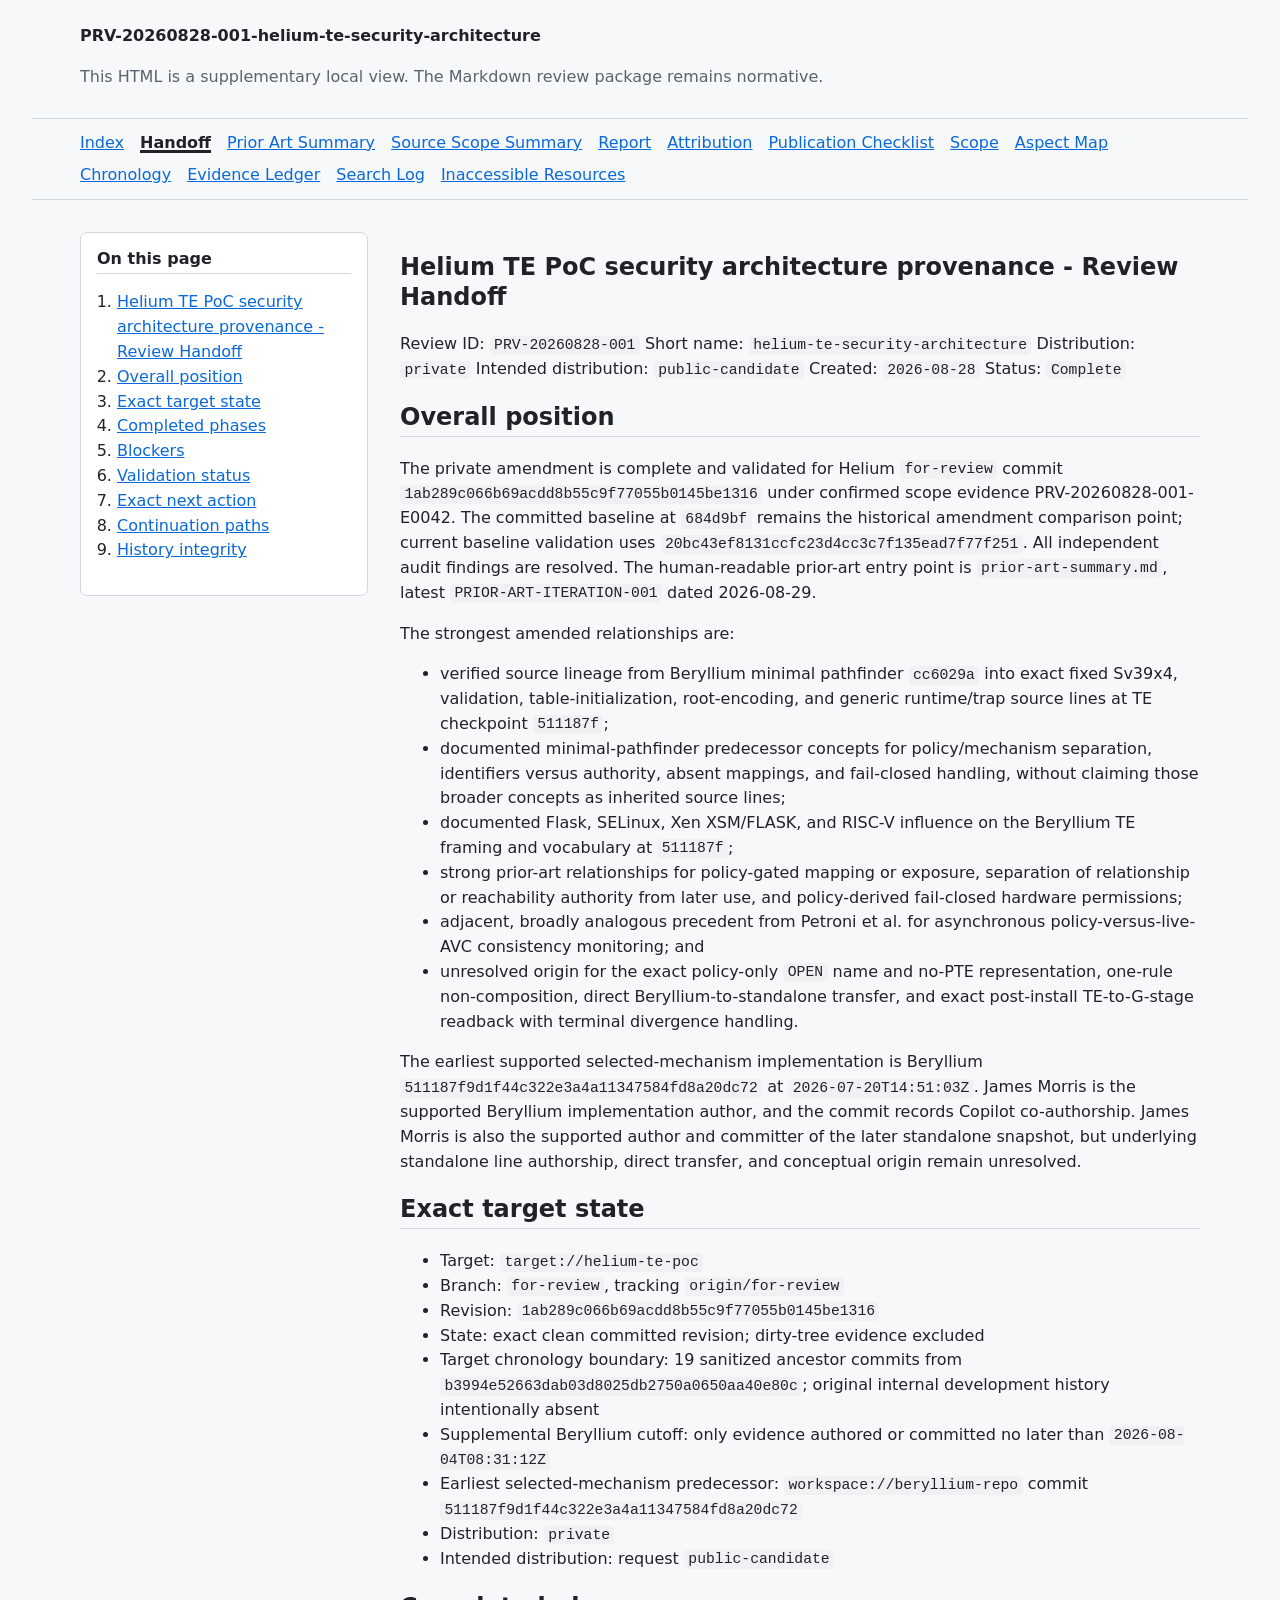
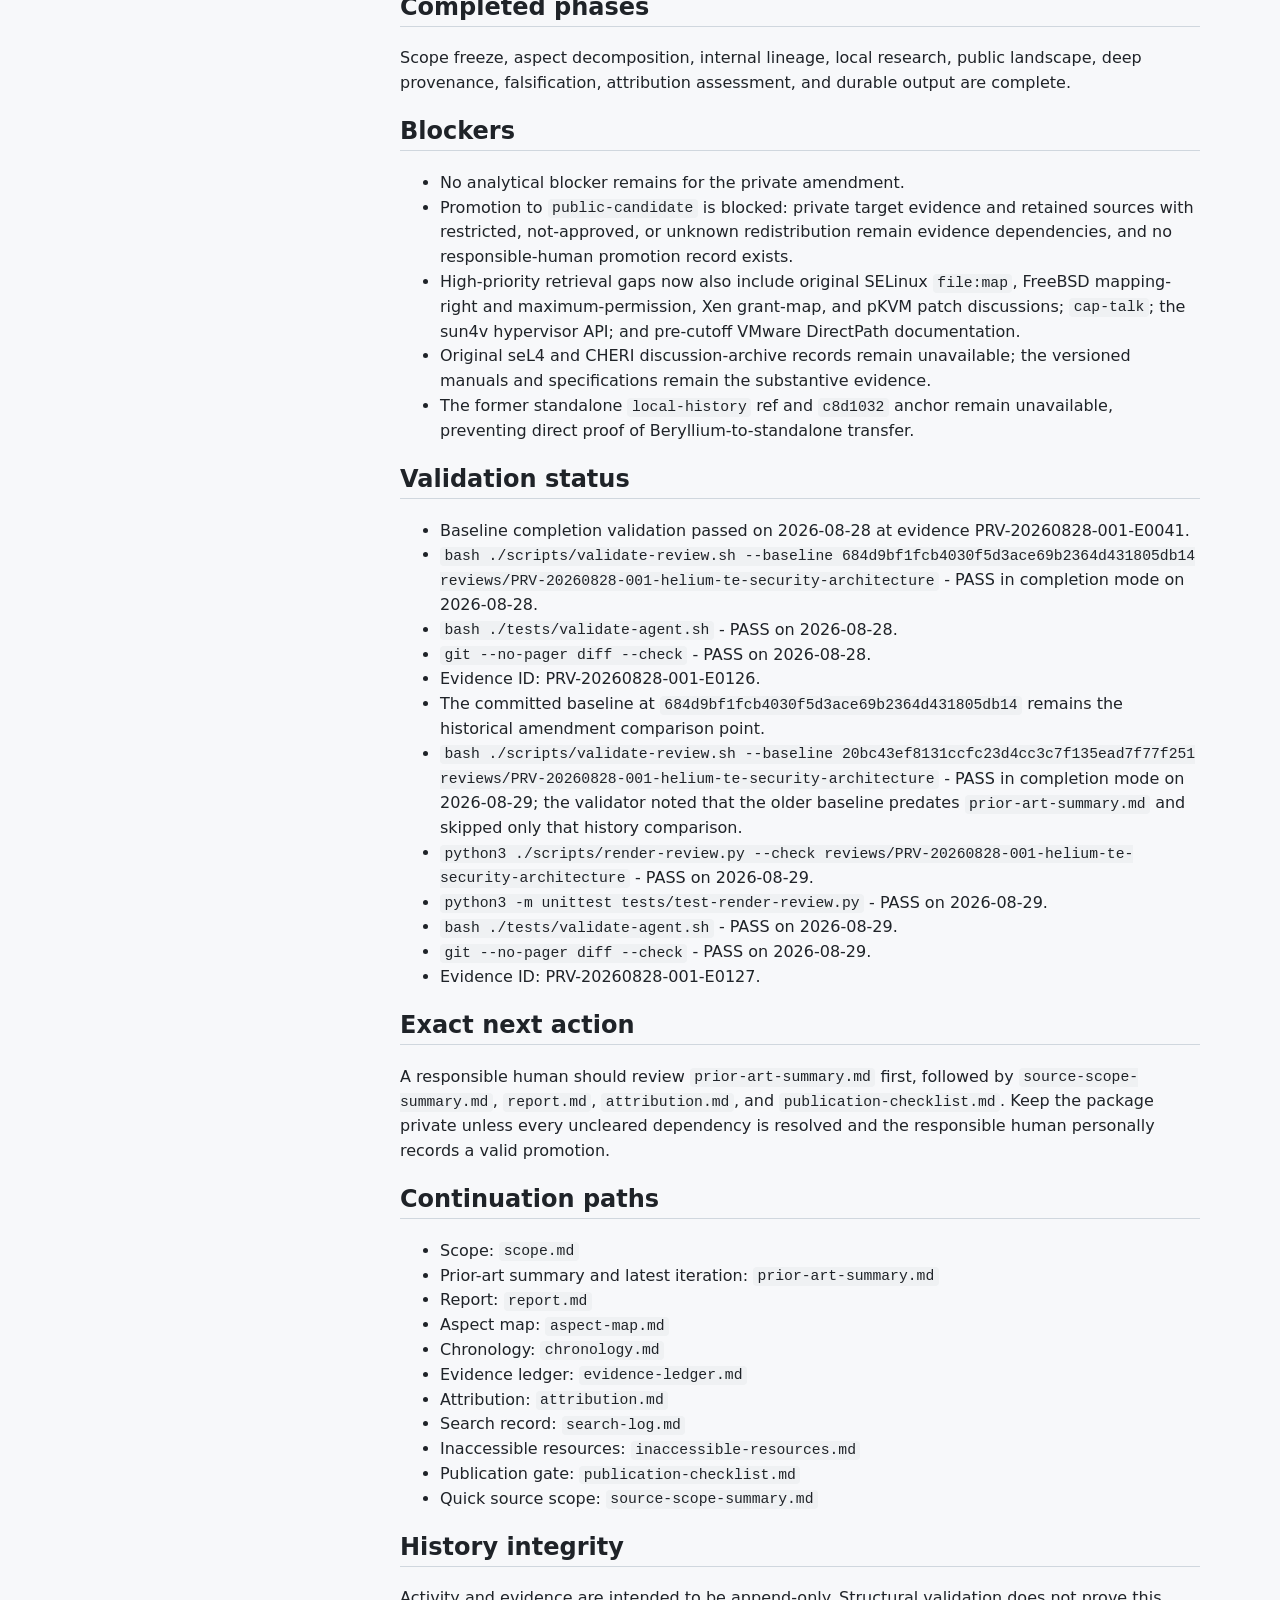
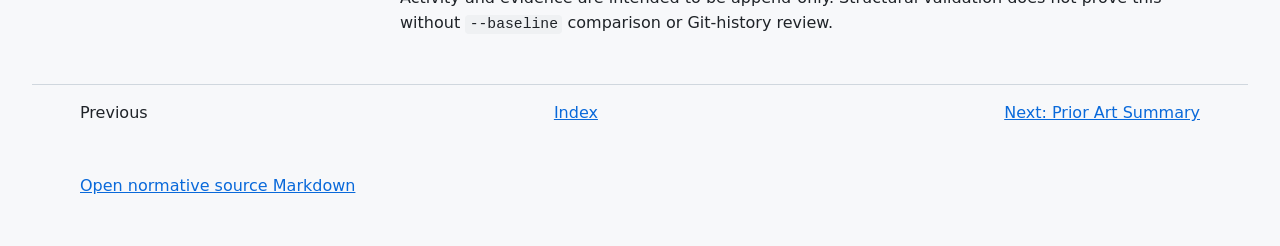
<file: reviews/PRV-20260828-001-helium-te-security-architecture/html/HANDOFF.html>
<!doctype html>
<html lang="en">
<head>
  <meta charset="utf-8">
  <meta name="viewport" content="width=device-width, initial-scale=1">
  <title>Helium TE PoC security architecture provenance - Review Handoff | PRV-20260828-001-helium-te-security-architecture</title>
  <link rel="stylesheet" href="site.css">
</head>
<body>
  <a class="skip-link" href="#main-content">Skip to main content</a>
  <header class="site-header">
    <strong>PRV-20260828-001-helium-te-security-architecture</strong>
    <p>This HTML is a supplementary local view. The Markdown review package remains normative.</p>
  </header>
  <nav class="package-nav" aria-label="Review package"><ul><li><a href="./index.html">Index</a></li><li><a href="./HANDOFF.html" aria-current="page">Handoff</a></li><li><a href="./prior-art-summary.html">Prior Art Summary</a></li><li><a href="./source-scope-summary.html">Source Scope Summary</a></li><li><a href="./report.html">Report</a></li><li><a href="./attribution.html">Attribution</a></li><li><a href="./publication-checklist.html">Publication Checklist</a></li><li><a href="./scope.html">Scope</a></li><li><a href="./aspect-map.html">Aspect Map</a></li><li><a href="./chronology.html">Chronology</a></li><li><a href="./evidence-ledger.html">Evidence Ledger</a></li><li><a href="./search-log.html">Search Log</a></li><li><a href="./inaccessible-resources.html">Inaccessible Resources</a></li></ul></nav>
    <main id="main-content" tabindex="-1">
    <nav class="toc" aria-labelledby="toc-title"><h2 id="toc-title">On this page</h2><ol><li class="toc-level-1"><a href="#helium-te-poc-security-architecture-provenance-review-handoff">Helium TE PoC security architecture provenance - Review Handoff</a></li><li class="toc-level-2"><a href="#overall-position">Overall position</a></li><li class="toc-level-2"><a href="#exact-target-state">Exact target state</a></li><li class="toc-level-2"><a href="#completed-phases">Completed phases</a></li><li class="toc-level-2"><a href="#blockers">Blockers</a></li><li class="toc-level-2"><a href="#validation-status">Validation status</a></li><li class="toc-level-2"><a href="#exact-next-action">Exact next action</a></li><li class="toc-level-2"><a href="#continuation-paths">Continuation paths</a></li><li class="toc-level-2"><a href="#history-integrity">History integrity</a></li></ol></nav>
    <article aria-label="Helium TE PoC security architecture provenance - Review Handoff">
<h1 id="helium-te-poc-security-architecture-provenance-review-handoff">Helium TE PoC security architecture provenance - Review Handoff</h1>
<p>Review ID: <code>PRV-20260828-001</code> Short name: <code>helium-te-security-architecture</code> Distribution: <code>private</code> Intended distribution: <code>public-candidate</code> Created: <code>2026-08-28</code> Status: <code>Complete</code></p>
<h2 id="overall-position">Overall position</h2>
<p>The private amendment is complete and validated for Helium <code>for-review</code> commit <code>1ab289c066b69acdd8b55c9f77055b0145be1316</code> under confirmed scope evidence PRV-20260828-001-E0042. The committed baseline at <code>684d9bf</code> remains the historical amendment comparison point; current baseline validation uses <code>20bc43ef8131ccfc23d4cc3c7f135ead7f77f251</code>. All independent audit findings are resolved. The human-readable prior-art entry point is <code>prior-art-summary.md</code>, latest <code>PRIOR-ART-ITERATION-001</code> dated 2026-08-29.</p>
<p>The strongest amended relationships are:</p>
<ul><li>verified source lineage from Beryllium minimal pathfinder <code>cc6029a</code> into exact fixed Sv39x4, validation, table-initialization, root-encoding, and generic runtime/trap source lines at TE checkpoint <code>511187f</code>;</li><li>documented minimal-pathfinder predecessor concepts for policy/mechanism separation, identifiers versus authority, absent mappings, and fail-closed handling, without claiming those broader concepts as inherited source lines;</li><li>documented Flask, SELinux, Xen XSM/FLASK, and RISC-V influence on the Beryllium TE framing and vocabulary at <code>511187f</code>;</li><li>strong prior-art relationships for policy-gated mapping or exposure, separation of relationship or reachability authority from later use, and policy-derived fail-closed hardware permissions;</li><li>adjacent, broadly analogous precedent from Petroni et al. for asynchronous policy-versus-live-AVC consistency monitoring; and</li><li>unresolved origin for the exact policy-only <code>OPEN</code> name and no-PTE representation, one-rule non-composition, direct Beryllium-to-standalone transfer, and exact post-install TE-to-G-stage readback with terminal divergence handling.</li></ul>
<p>The earliest supported selected-mechanism implementation is Beryllium <code>511187f9d1f44c322e3a4a11347584fd8a20dc72</code> at <code>2026-07-20T14:51:03Z</code>. James Morris is the supported Beryllium implementation author, and the commit records Copilot co-authorship. James Morris is also the supported author and committer of the later standalone snapshot, but underlying standalone line authorship, direct transfer, and conceptual origin remain unresolved.</p>
<h2 id="exact-target-state">Exact target state</h2>
<ul><li>Target: <code>target://helium-te-poc</code></li><li>Branch: <code>for-review</code>, tracking <code>origin/for-review</code></li><li>Revision: <code>1ab289c066b69acdd8b55c9f77055b0145be1316</code></li><li>State: exact clean committed revision; dirty-tree evidence excluded</li><li>Target chronology boundary: 19 sanitized ancestor commits from <code>b3994e52663dab03d8025db2750a0650aa40e80c</code>; original internal development history intentionally absent</li><li>Supplemental Beryllium cutoff: only evidence authored or committed no later than <code>2026-08-04T08:31:12Z</code></li><li>Earliest selected-mechanism predecessor: <code>workspace://beryllium-repo</code> commit <code>511187f9d1f44c322e3a4a11347584fd8a20dc72</code></li><li>Distribution: <code>private</code></li><li>Intended distribution: request <code>public-candidate</code></li></ul>
<h2 id="completed-phases">Completed phases</h2>
<p>Scope freeze, aspect decomposition, internal lineage, local research, public landscape, deep provenance, falsification, attribution assessment, and durable output are complete.</p>
<h2 id="blockers">Blockers</h2>
<ul><li>No analytical blocker remains for the private amendment.</li><li>Promotion to <code>public-candidate</code> is blocked: private target evidence and retained sources with restricted, not-approved, or unknown redistribution remain evidence dependencies, and no responsible-human promotion record exists.</li><li>High-priority retrieval gaps now also include original SELinux <code>file:map</code>, FreeBSD mapping-right and maximum-permission, Xen grant-map, and pKVM patch discussions; <code>cap-talk</code>; the sun4v hypervisor API; and pre-cutoff VMware DirectPath documentation.</li><li>Original seL4 and CHERI discussion-archive records remain unavailable; the versioned manuals and specifications remain the substantive evidence.</li><li>The former standalone <code>local-history</code> ref and <code>c8d1032</code> anchor remain unavailable, preventing direct proof of Beryllium-to-standalone transfer.</li></ul>
<h2 id="validation-status">Validation status</h2>
<ul><li>Baseline completion validation passed on 2026-08-28 at evidence PRV-20260828-001-E0041.</li><li><code>bash ./scripts/validate-review.sh --baseline 684d9bf1fcb4030f5d3ace69b2364d431805db14 reviews/PRV-20260828-001-helium-te-security-architecture</code> - PASS in completion mode on 2026-08-28.</li><li><code>bash ./tests/validate-agent.sh</code> - PASS on 2026-08-28.</li><li><code>git --no-pager diff --check</code> - PASS on 2026-08-28.</li><li>Evidence ID: PRV-20260828-001-E0126.</li><li>The committed baseline at <code>684d9bf1fcb4030f5d3ace69b2364d431805db14</code> remains the historical amendment comparison point.</li><li><code>bash ./scripts/validate-review.sh --baseline 20bc43ef8131ccfc23d4cc3c7f135ead7f77f251 reviews/PRV-20260828-001-helium-te-security-architecture</code> - PASS in completion mode on 2026-08-29; the validator noted that the older baseline predates <code>prior-art-summary.md</code> and skipped only that history comparison.</li><li><code>python3 ./scripts/render-review.py --check reviews/PRV-20260828-001-helium-te-security-architecture</code> - PASS on 2026-08-29.</li><li><code>python3 -m unittest tests/test-render-review.py</code> - PASS on 2026-08-29.</li><li><code>bash ./tests/validate-agent.sh</code> - PASS on 2026-08-29.</li><li><code>git --no-pager diff --check</code> - PASS on 2026-08-29.</li><li>Evidence ID: PRV-20260828-001-E0127.</li></ul>
<h2 id="exact-next-action">Exact next action</h2>
<p>A responsible human should review <code>prior-art-summary.md</code> first, followed by <code>source-scope-summary.md</code>, <code>report.md</code>, <code>attribution.md</code>, and <code>publication-checklist.md</code>. Keep the package private unless every uncleared dependency is resolved and the responsible human personally records a valid promotion.</p>
<h2 id="continuation-paths">Continuation paths</h2>
<ul><li>Scope: <code>scope.md</code></li><li>Prior-art summary and latest iteration: <code>prior-art-summary.md</code></li><li>Report: <code>report.md</code></li><li>Aspect map: <code>aspect-map.md</code></li><li>Chronology: <code>chronology.md</code></li><li>Evidence ledger: <code>evidence-ledger.md</code></li><li>Attribution: <code>attribution.md</code></li><li>Search record: <code>search-log.md</code></li><li>Inaccessible resources: <code>inaccessible-resources.md</code></li><li>Publication gate: <code>publication-checklist.md</code></li><li>Quick source scope: <code>source-scope-summary.md</code></li></ul>
<h2 id="history-integrity">History integrity</h2>
<p>Activity and evidence are intended to be append-only. Structural validation does not prove this without <code>--baseline</code> comparison or Git-history review.</p>
    </article>
  </main>
  <nav class="page-controls" aria-label="Page sequence"><ul><li><span aria-disabled="true">Previous</span></li><li><a href="./index.html">Index</a></li><li><a rel="next" href="./prior-art-summary.html">Next: Prior Art Summary</a></li></ul></nav>
  <footer class="site-footer">
    <p><a href="../HANDOFF.md">Open normative source Markdown</a></p>
  </footer>
</body>
</html>
</file>
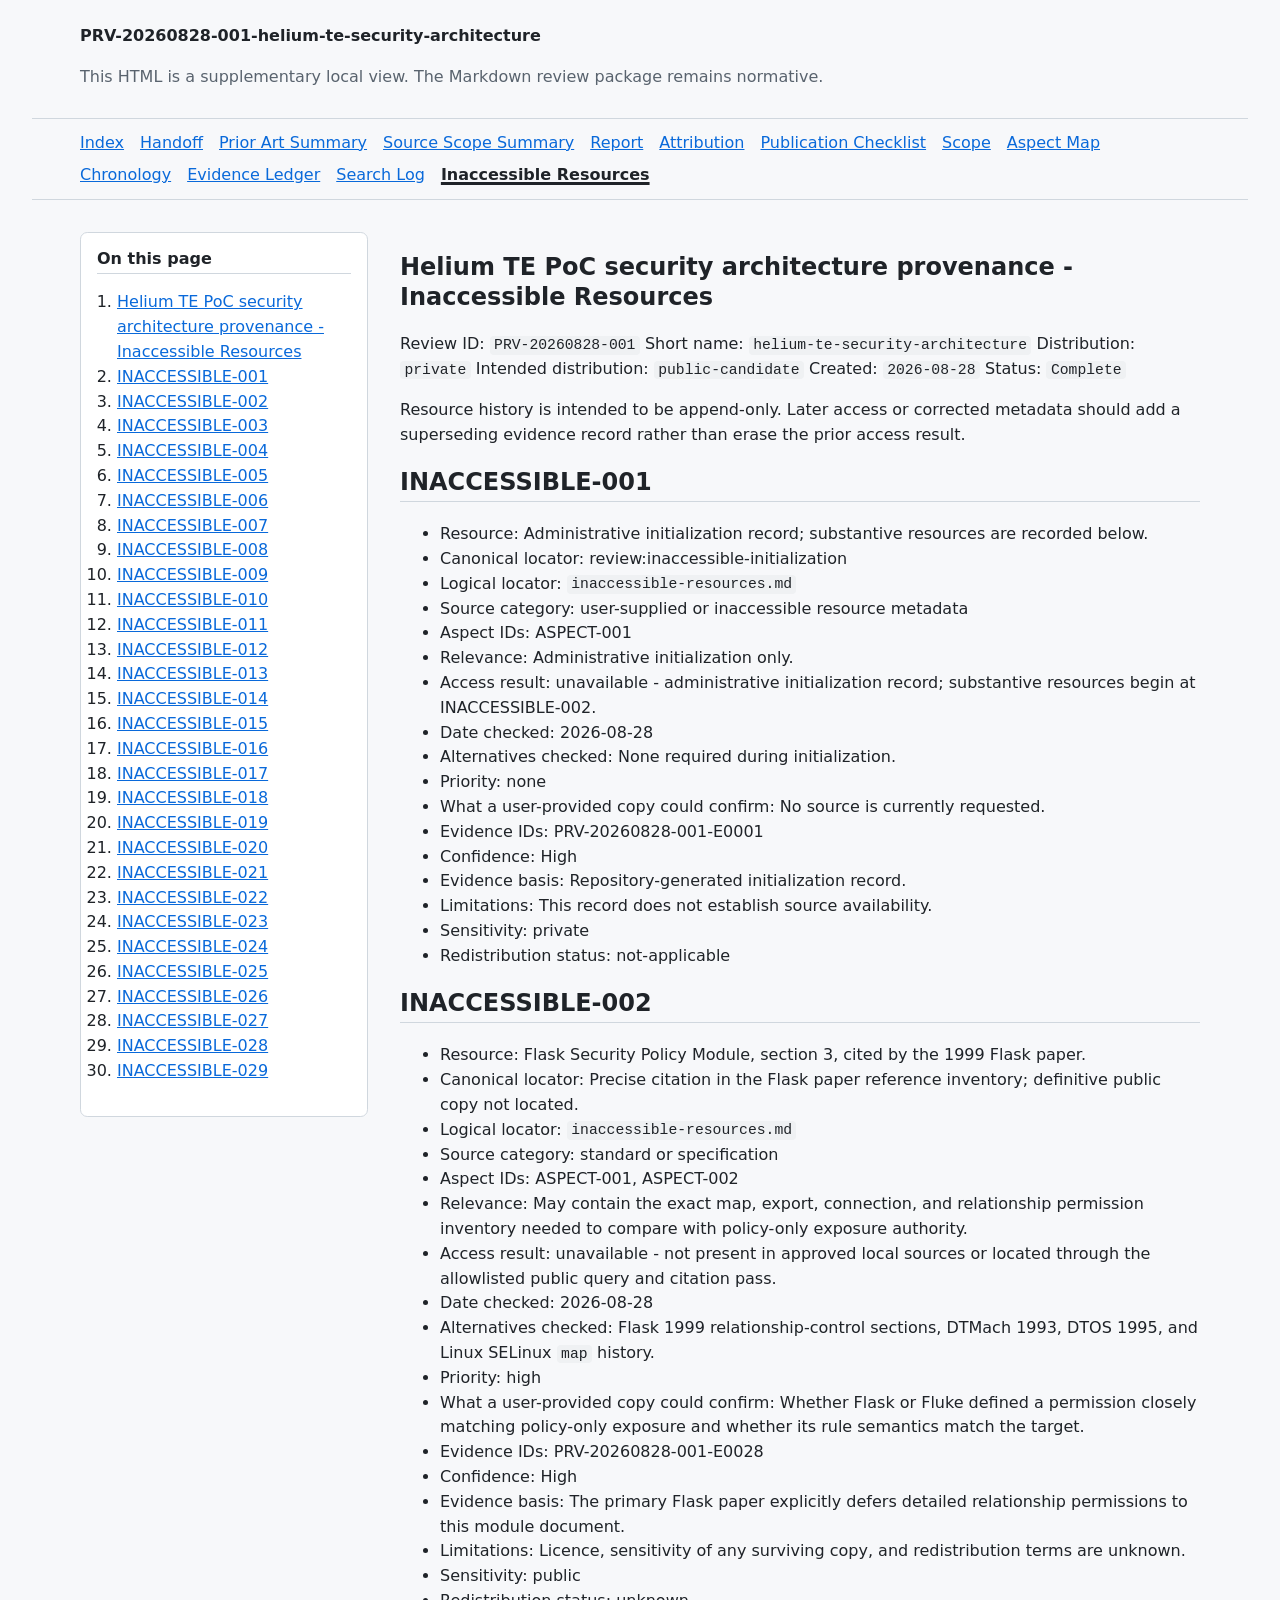
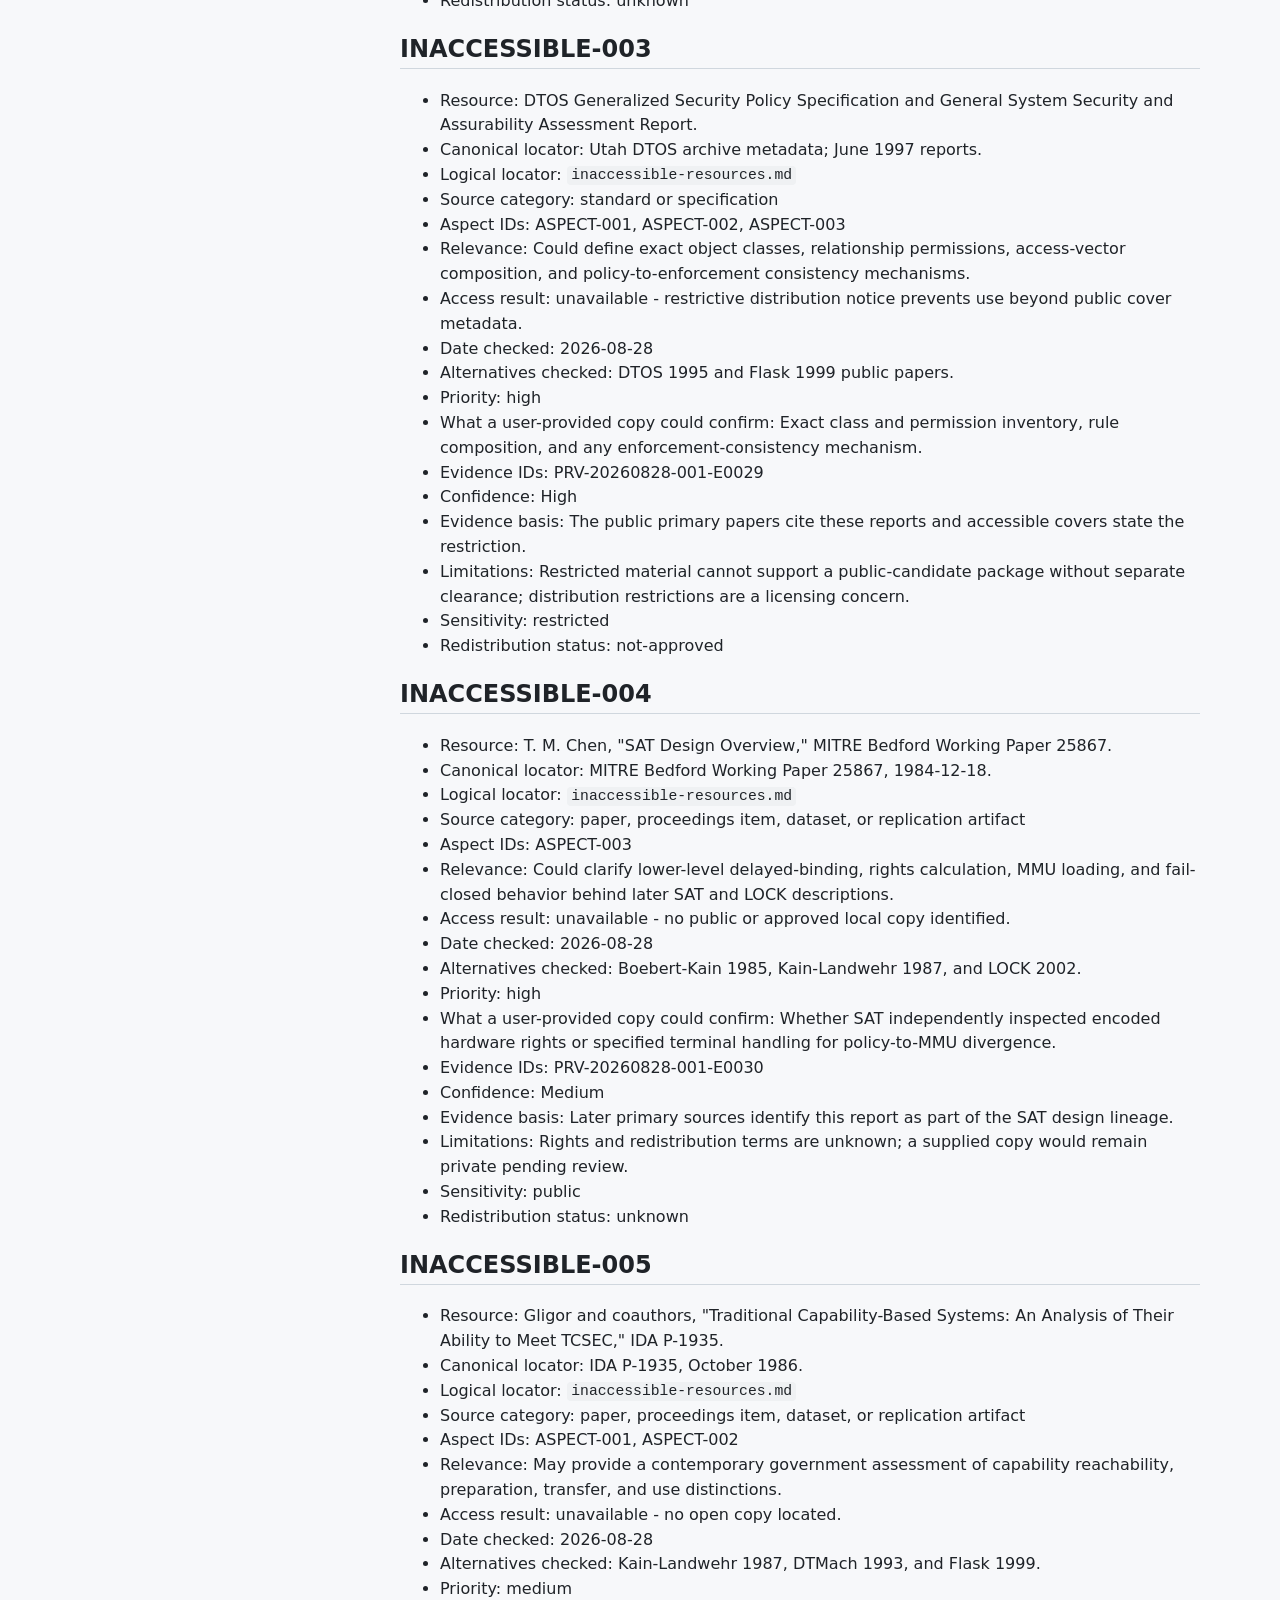
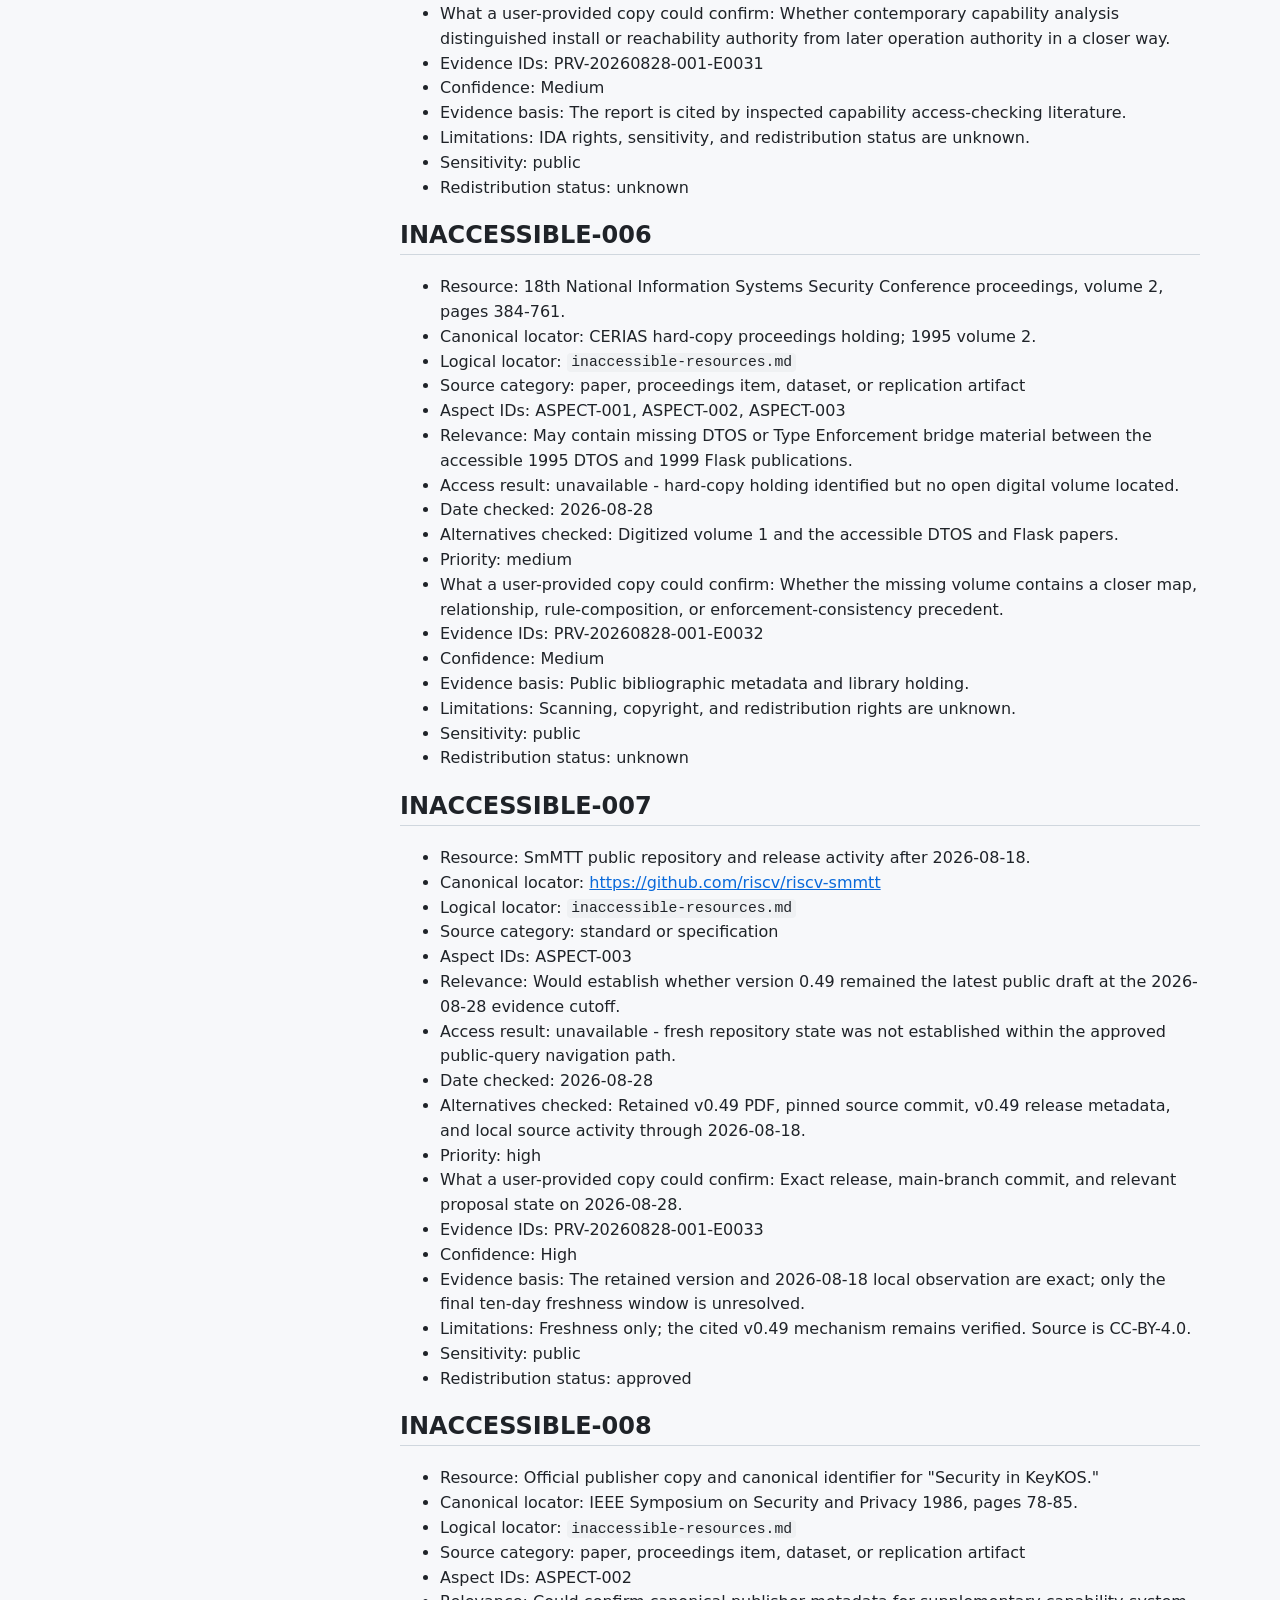
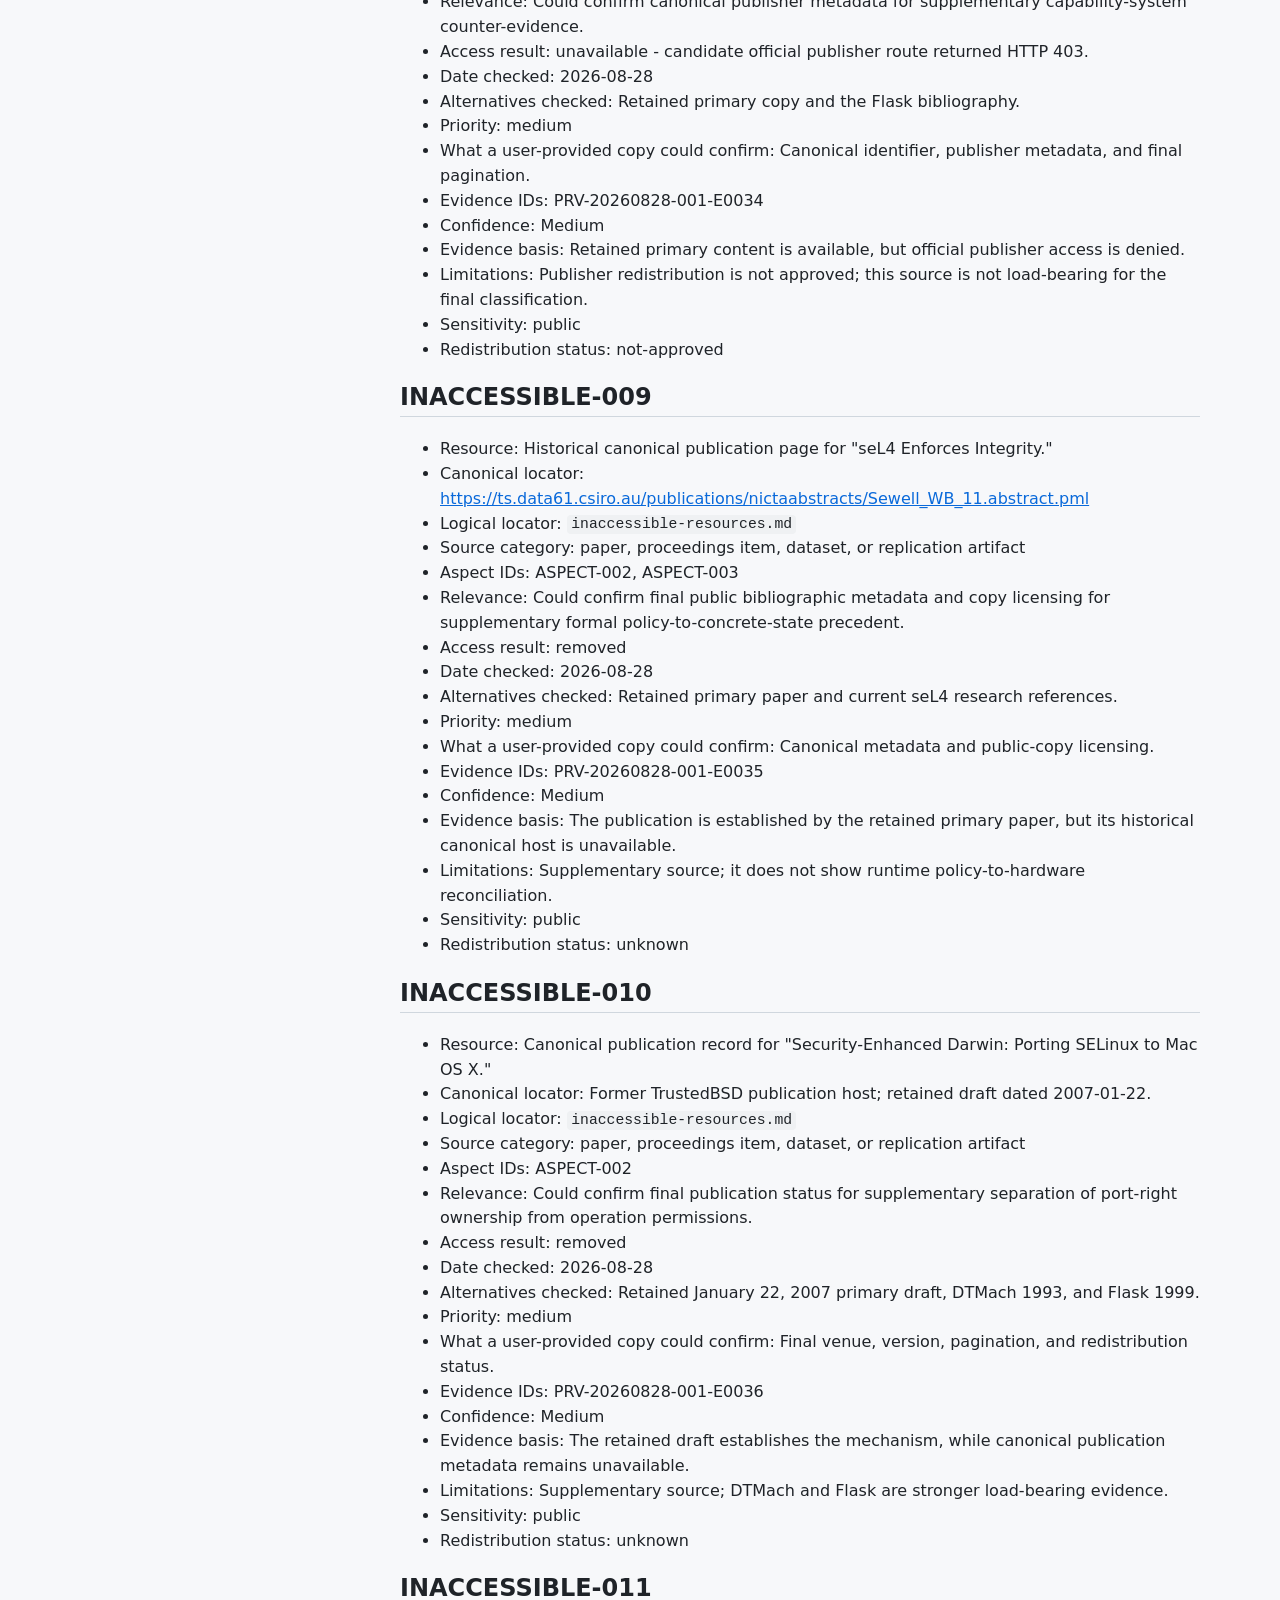
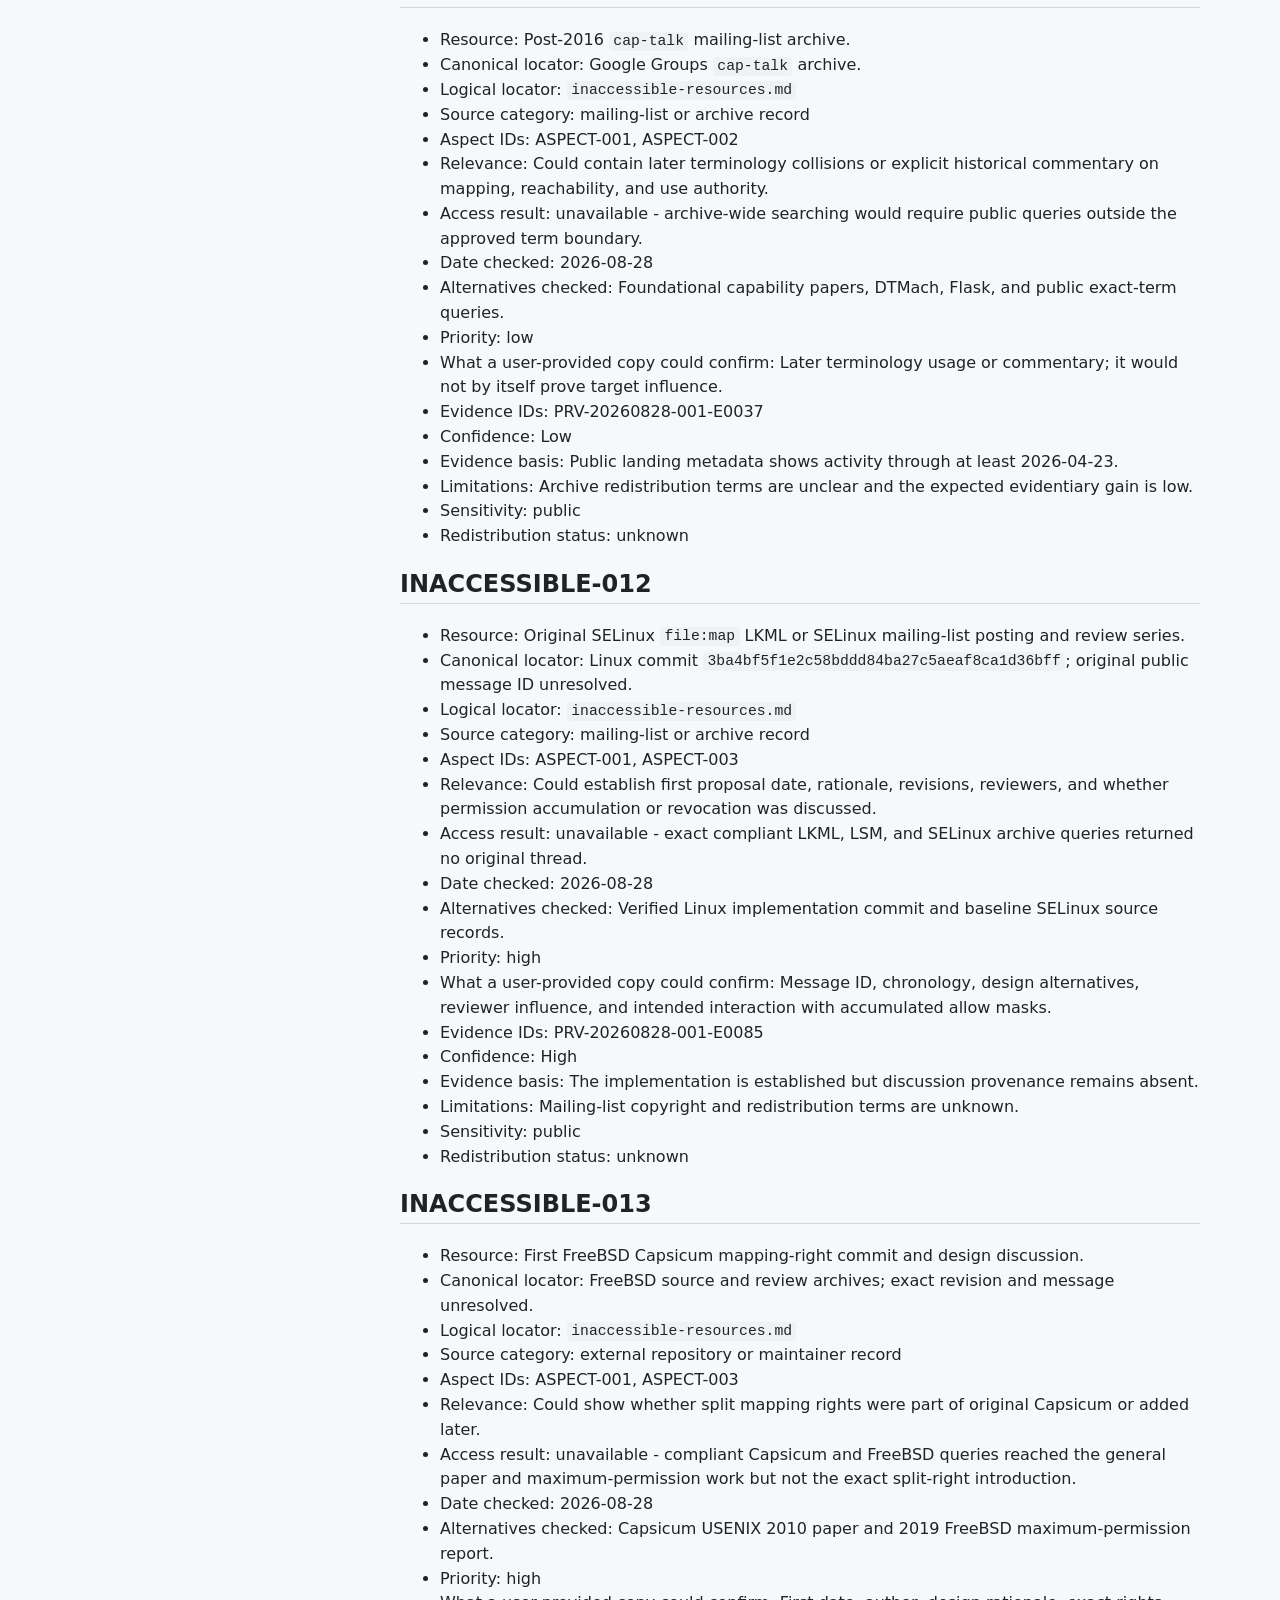
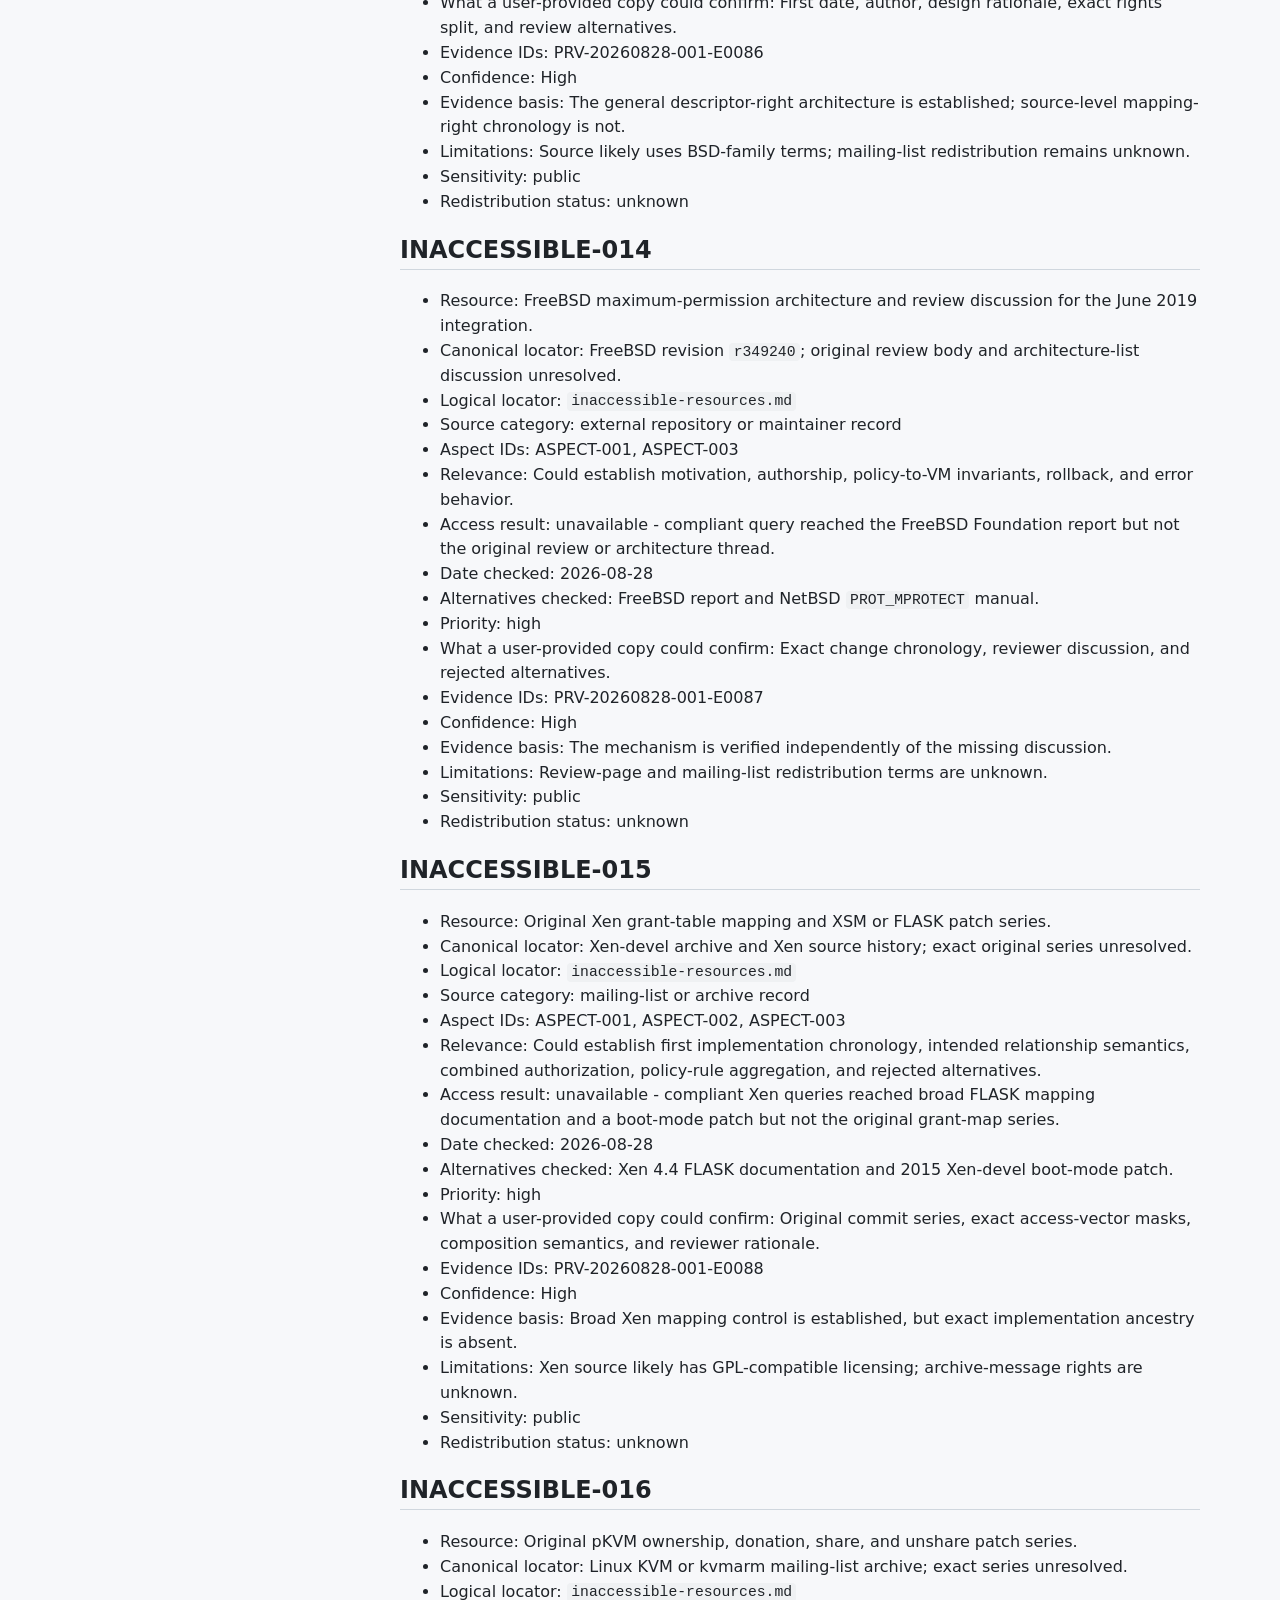
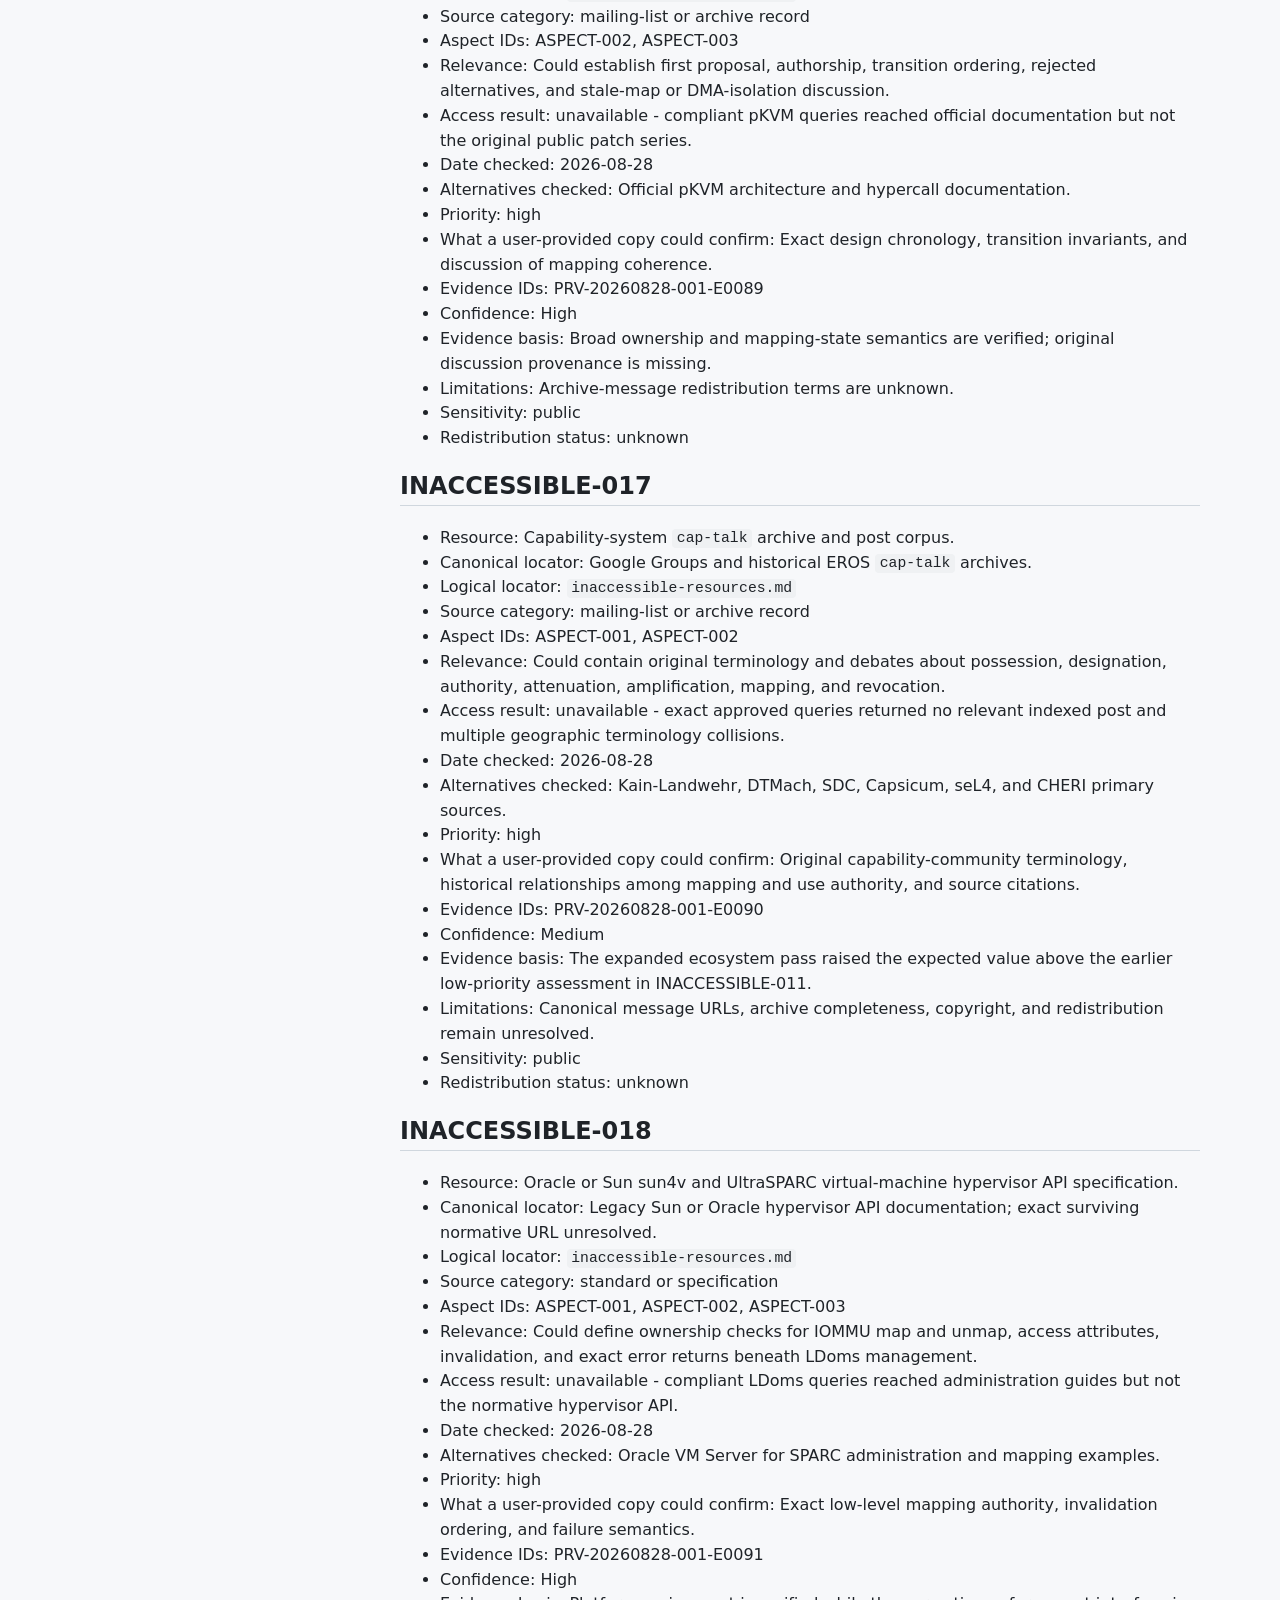
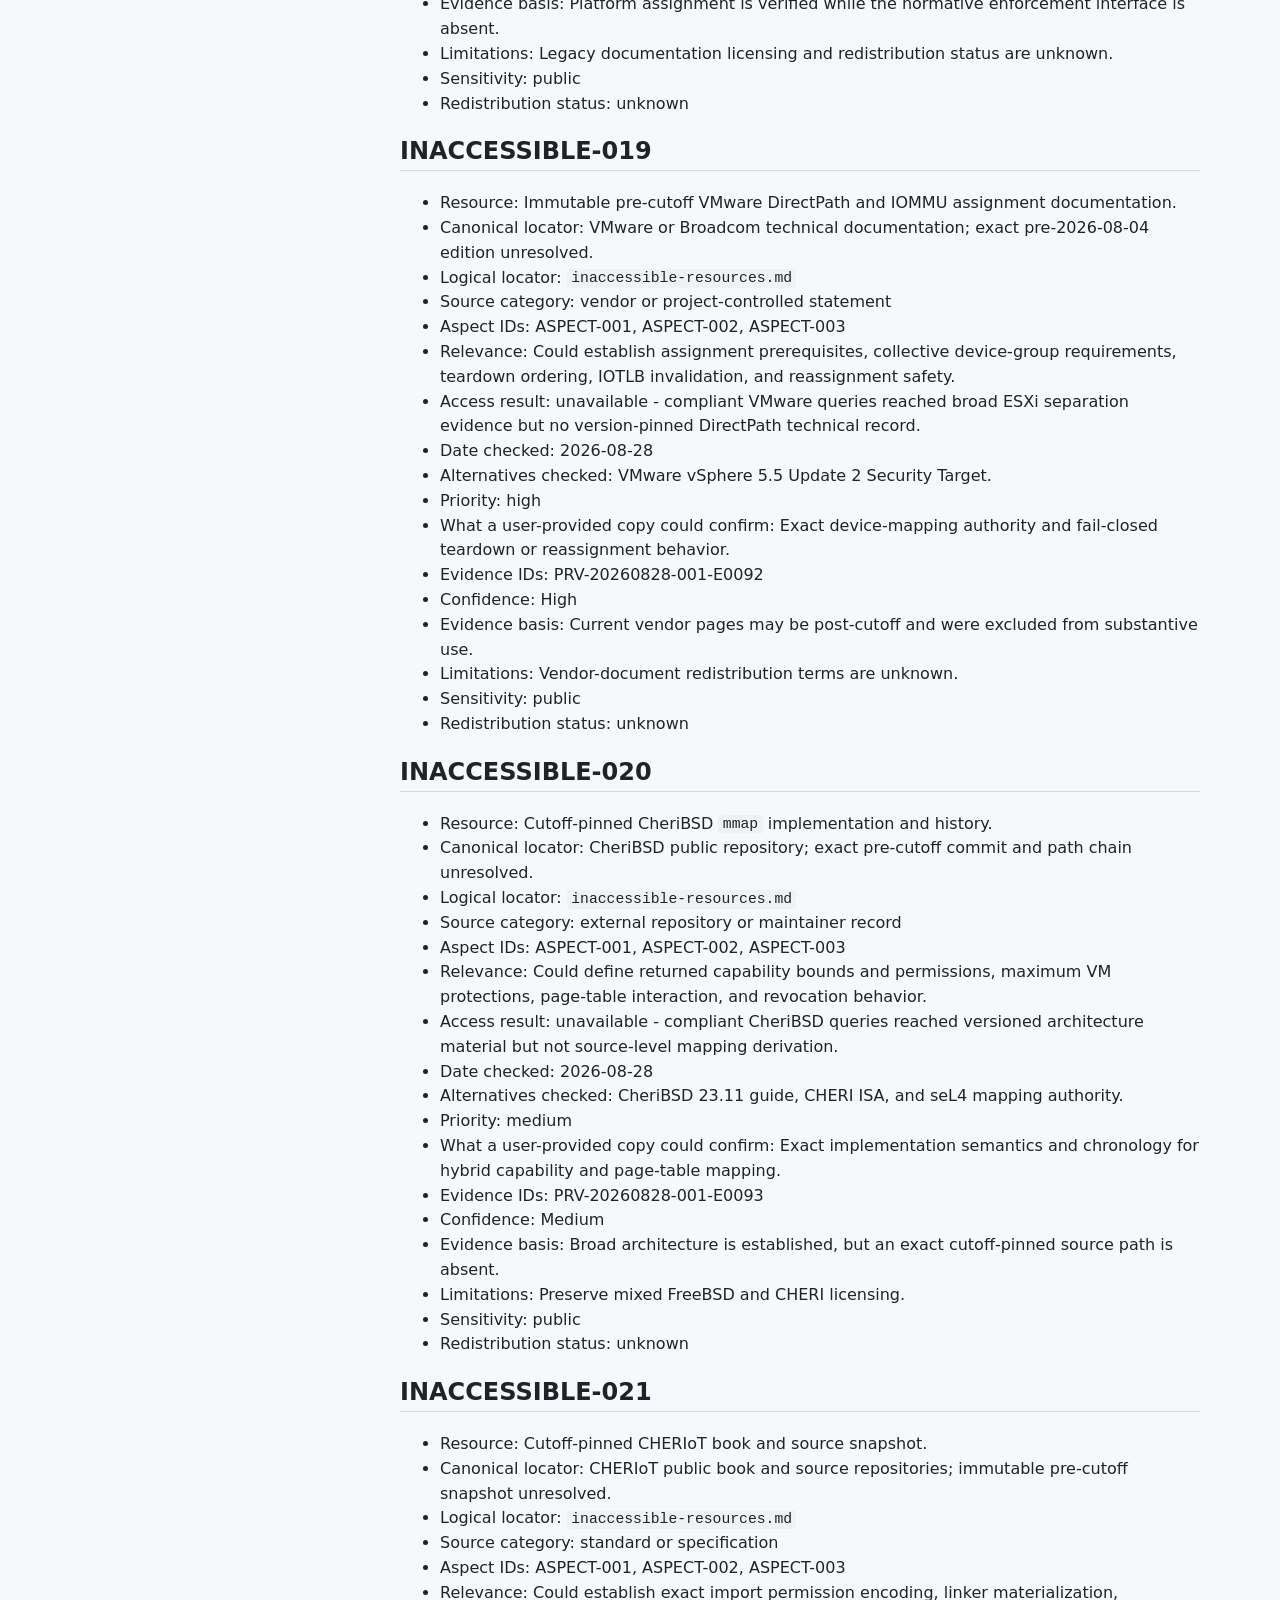
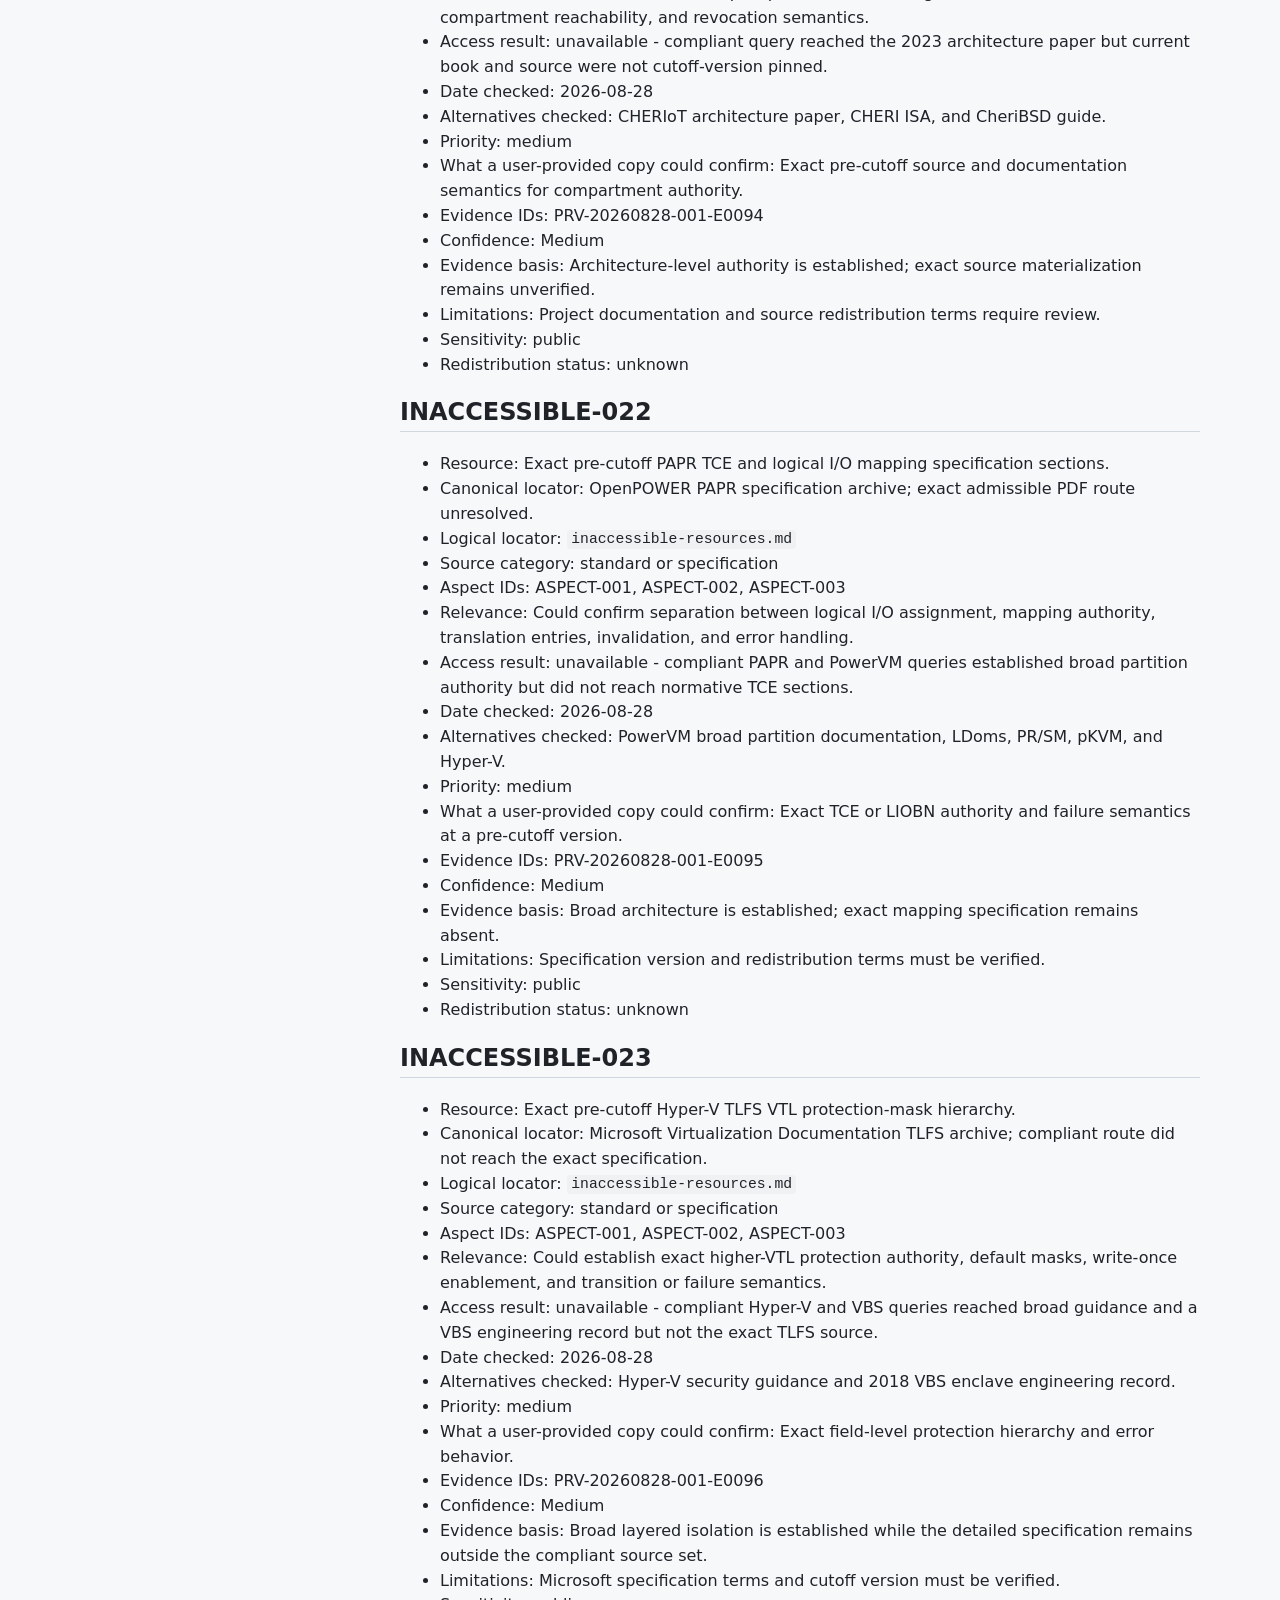
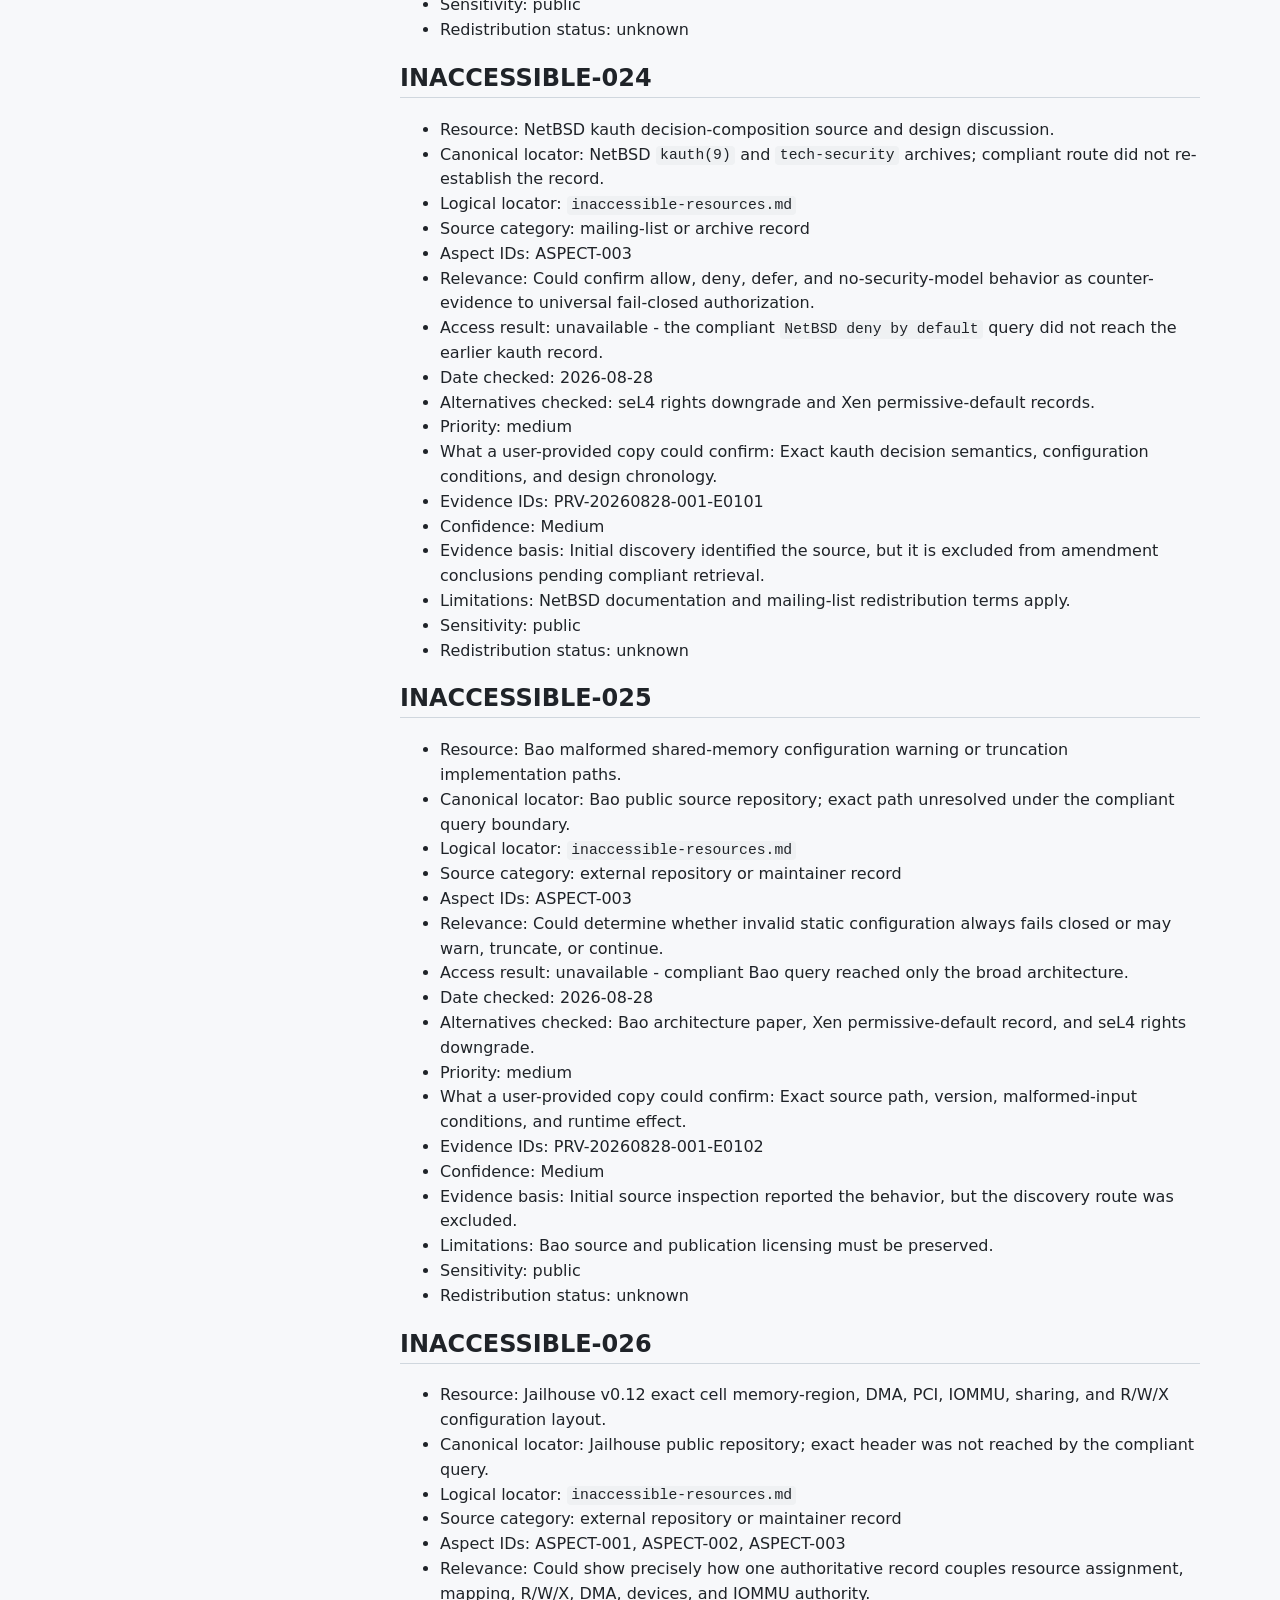
<file: reviews/PRV-20260828-001-helium-te-security-architecture/html/inaccessible-resources.html>
<!doctype html>
<html lang="en">
<head>
  <meta charset="utf-8">
  <meta name="viewport" content="width=device-width, initial-scale=1">
  <title>Helium TE PoC security architecture provenance - Inaccessible Resources | PRV-20260828-001-helium-te-security-architecture</title>
  <link rel="stylesheet" href="site.css">
</head>
<body>
  <a class="skip-link" href="#main-content">Skip to main content</a>
  <header class="site-header">
    <strong>PRV-20260828-001-helium-te-security-architecture</strong>
    <p>This HTML is a supplementary local view. The Markdown review package remains normative.</p>
  </header>
  <nav class="package-nav" aria-label="Review package"><ul><li><a href="./index.html">Index</a></li><li><a href="./HANDOFF.html">Handoff</a></li><li><a href="./prior-art-summary.html">Prior Art Summary</a></li><li><a href="./source-scope-summary.html">Source Scope Summary</a></li><li><a href="./report.html">Report</a></li><li><a href="./attribution.html">Attribution</a></li><li><a href="./publication-checklist.html">Publication Checklist</a></li><li><a href="./scope.html">Scope</a></li><li><a href="./aspect-map.html">Aspect Map</a></li><li><a href="./chronology.html">Chronology</a></li><li><a href="./evidence-ledger.html">Evidence Ledger</a></li><li><a href="./search-log.html">Search Log</a></li><li><a href="./inaccessible-resources.html" aria-current="page">Inaccessible Resources</a></li></ul></nav>
    <main id="main-content" tabindex="-1">
    <nav class="toc" aria-labelledby="toc-title"><h2 id="toc-title">On this page</h2><ol><li class="toc-level-1"><a href="#helium-te-poc-security-architecture-provenance-inaccessible-resources">Helium TE PoC security architecture provenance - Inaccessible Resources</a></li><li class="toc-level-2"><a href="#inaccessible-001">INACCESSIBLE-001</a></li><li class="toc-level-2"><a href="#inaccessible-002">INACCESSIBLE-002</a></li><li class="toc-level-2"><a href="#inaccessible-003">INACCESSIBLE-003</a></li><li class="toc-level-2"><a href="#inaccessible-004">INACCESSIBLE-004</a></li><li class="toc-level-2"><a href="#inaccessible-005">INACCESSIBLE-005</a></li><li class="toc-level-2"><a href="#inaccessible-006">INACCESSIBLE-006</a></li><li class="toc-level-2"><a href="#inaccessible-007">INACCESSIBLE-007</a></li><li class="toc-level-2"><a href="#inaccessible-008">INACCESSIBLE-008</a></li><li class="toc-level-2"><a href="#inaccessible-009">INACCESSIBLE-009</a></li><li class="toc-level-2"><a href="#inaccessible-010">INACCESSIBLE-010</a></li><li class="toc-level-2"><a href="#inaccessible-011">INACCESSIBLE-011</a></li><li class="toc-level-2"><a href="#inaccessible-012">INACCESSIBLE-012</a></li><li class="toc-level-2"><a href="#inaccessible-013">INACCESSIBLE-013</a></li><li class="toc-level-2"><a href="#inaccessible-014">INACCESSIBLE-014</a></li><li class="toc-level-2"><a href="#inaccessible-015">INACCESSIBLE-015</a></li><li class="toc-level-2"><a href="#inaccessible-016">INACCESSIBLE-016</a></li><li class="toc-level-2"><a href="#inaccessible-017">INACCESSIBLE-017</a></li><li class="toc-level-2"><a href="#inaccessible-018">INACCESSIBLE-018</a></li><li class="toc-level-2"><a href="#inaccessible-019">INACCESSIBLE-019</a></li><li class="toc-level-2"><a href="#inaccessible-020">INACCESSIBLE-020</a></li><li class="toc-level-2"><a href="#inaccessible-021">INACCESSIBLE-021</a></li><li class="toc-level-2"><a href="#inaccessible-022">INACCESSIBLE-022</a></li><li class="toc-level-2"><a href="#inaccessible-023">INACCESSIBLE-023</a></li><li class="toc-level-2"><a href="#inaccessible-024">INACCESSIBLE-024</a></li><li class="toc-level-2"><a href="#inaccessible-025">INACCESSIBLE-025</a></li><li class="toc-level-2"><a href="#inaccessible-026">INACCESSIBLE-026</a></li><li class="toc-level-2"><a href="#inaccessible-027">INACCESSIBLE-027</a></li><li class="toc-level-2"><a href="#inaccessible-028">INACCESSIBLE-028</a></li><li class="toc-level-2"><a href="#inaccessible-029">INACCESSIBLE-029</a></li></ol></nav>
    <article aria-label="Helium TE PoC security architecture provenance - Inaccessible Resources">
<h1 id="helium-te-poc-security-architecture-provenance-inaccessible-resources">Helium TE PoC security architecture provenance - Inaccessible Resources</h1>
<p>Review ID: <code>PRV-20260828-001</code> Short name: <code>helium-te-security-architecture</code> Distribution: <code>private</code> Intended distribution: <code>public-candidate</code> Created: <code>2026-08-28</code> Status: <code>Complete</code></p>
<p>Resource history is intended to be append-only. Later access or corrected metadata should add a superseding evidence record rather than erase the prior access result.</p>
<h2 id="inaccessible-001">INACCESSIBLE-001</h2>
<ul><li>Resource: Administrative initialization record; substantive resources are recorded below.</li><li>Canonical locator: review:inaccessible-initialization</li><li>Logical locator: <code>inaccessible-resources.md</code></li><li>Source category: user-supplied or inaccessible resource metadata</li><li>Aspect IDs: ASPECT-001</li><li>Relevance: Administrative initialization only.</li><li>Access result: unavailable - administrative initialization record; substantive resources begin at INACCESSIBLE-002.</li><li>Date checked: 2026-08-28</li><li>Alternatives checked: None required during initialization.</li><li>Priority: none</li><li>What a user-provided copy could confirm: No source is currently requested.</li><li>Evidence IDs: PRV-20260828-001-E0001</li><li>Confidence: High</li><li>Evidence basis: Repository-generated initialization record.</li><li>Limitations: This record does not establish source availability.</li><li>Sensitivity: private</li><li>Redistribution status: not-applicable</li></ul>
<h2 id="inaccessible-002">INACCESSIBLE-002</h2>
<ul><li>Resource: Flask Security Policy Module, section 3, cited by the 1999 Flask paper.</li><li>Canonical locator: Precise citation in the Flask paper reference inventory; definitive public copy not located.</li><li>Logical locator: <code>inaccessible-resources.md</code></li><li>Source category: standard or specification</li><li>Aspect IDs: ASPECT-001, ASPECT-002</li><li>Relevance: May contain the exact map, export, connection, and relationship permission inventory needed to compare with policy-only exposure authority.</li><li>Access result: unavailable - not present in approved local sources or located through the allowlisted public query and citation pass.</li><li>Date checked: 2026-08-28</li><li>Alternatives checked: Flask 1999 relationship-control sections, DTMach 1993, DTOS 1995, and Linux SELinux <code>map</code> history.</li><li>Priority: high</li><li>What a user-provided copy could confirm: Whether Flask or Fluke defined a permission closely matching policy-only exposure and whether its rule semantics match the target.</li><li>Evidence IDs: PRV-20260828-001-E0028</li><li>Confidence: High</li><li>Evidence basis: The primary Flask paper explicitly defers detailed relationship permissions to this module document.</li><li>Limitations: Licence, sensitivity of any surviving copy, and redistribution terms are unknown.</li><li>Sensitivity: public</li><li>Redistribution status: unknown</li></ul>
<h2 id="inaccessible-003">INACCESSIBLE-003</h2>
<ul><li>Resource: DTOS Generalized Security Policy Specification and General System Security and Assurability Assessment Report.</li><li>Canonical locator: Utah DTOS archive metadata; June 1997 reports.</li><li>Logical locator: <code>inaccessible-resources.md</code></li><li>Source category: standard or specification</li><li>Aspect IDs: ASPECT-001, ASPECT-002, ASPECT-003</li><li>Relevance: Could define exact object classes, relationship permissions, access-vector composition, and policy-to-enforcement consistency mechanisms.</li><li>Access result: unavailable - restrictive distribution notice prevents use beyond public cover metadata.</li><li>Date checked: 2026-08-28</li><li>Alternatives checked: DTOS 1995 and Flask 1999 public papers.</li><li>Priority: high</li><li>What a user-provided copy could confirm: Exact class and permission inventory, rule composition, and any enforcement-consistency mechanism.</li><li>Evidence IDs: PRV-20260828-001-E0029</li><li>Confidence: High</li><li>Evidence basis: The public primary papers cite these reports and accessible covers state the restriction.</li><li>Limitations: Restricted material cannot support a public-candidate package without separate clearance; distribution restrictions are a licensing concern.</li><li>Sensitivity: restricted</li><li>Redistribution status: not-approved</li></ul>
<h2 id="inaccessible-004">INACCESSIBLE-004</h2>
<ul><li>Resource: T. M. Chen, &quot;SAT Design Overview,&quot; MITRE Bedford Working Paper 25867.</li><li>Canonical locator: MITRE Bedford Working Paper 25867, 1984-12-18.</li><li>Logical locator: <code>inaccessible-resources.md</code></li><li>Source category: paper, proceedings item, dataset, or replication artifact</li><li>Aspect IDs: ASPECT-003</li><li>Relevance: Could clarify lower-level delayed-binding, rights calculation, MMU loading, and fail-closed behavior behind later SAT and LOCK descriptions.</li><li>Access result: unavailable - no public or approved local copy identified.</li><li>Date checked: 2026-08-28</li><li>Alternatives checked: Boebert-Kain 1985, Kain-Landwehr 1987, and LOCK 2002.</li><li>Priority: high</li><li>What a user-provided copy could confirm: Whether SAT independently inspected encoded hardware rights or specified terminal handling for policy-to-MMU divergence.</li><li>Evidence IDs: PRV-20260828-001-E0030</li><li>Confidence: Medium</li><li>Evidence basis: Later primary sources identify this report as part of the SAT design lineage.</li><li>Limitations: Rights and redistribution terms are unknown; a supplied copy would remain private pending review.</li><li>Sensitivity: public</li><li>Redistribution status: unknown</li></ul>
<h2 id="inaccessible-005">INACCESSIBLE-005</h2>
<ul><li>Resource: Gligor and coauthors, &quot;Traditional Capability-Based Systems: An Analysis of Their Ability to Meet TCSEC,&quot; IDA P-1935.</li><li>Canonical locator: IDA P-1935, October 1986.</li><li>Logical locator: <code>inaccessible-resources.md</code></li><li>Source category: paper, proceedings item, dataset, or replication artifact</li><li>Aspect IDs: ASPECT-001, ASPECT-002</li><li>Relevance: May provide a contemporary government assessment of capability reachability, preparation, transfer, and use distinctions.</li><li>Access result: unavailable - no open copy located.</li><li>Date checked: 2026-08-28</li><li>Alternatives checked: Kain-Landwehr 1987, DTMach 1993, and Flask 1999.</li><li>Priority: medium</li><li>What a user-provided copy could confirm: Whether contemporary capability analysis distinguished install or reachability authority from later operation authority in a closer way.</li><li>Evidence IDs: PRV-20260828-001-E0031</li><li>Confidence: Medium</li><li>Evidence basis: The report is cited by inspected capability access-checking literature.</li><li>Limitations: IDA rights, sensitivity, and redistribution status are unknown.</li><li>Sensitivity: public</li><li>Redistribution status: unknown</li></ul>
<h2 id="inaccessible-006">INACCESSIBLE-006</h2>
<ul><li>Resource: 18th National Information Systems Security Conference proceedings, volume 2, pages 384-761.</li><li>Canonical locator: CERIAS hard-copy proceedings holding; 1995 volume 2.</li><li>Logical locator: <code>inaccessible-resources.md</code></li><li>Source category: paper, proceedings item, dataset, or replication artifact</li><li>Aspect IDs: ASPECT-001, ASPECT-002, ASPECT-003</li><li>Relevance: May contain missing DTOS or Type Enforcement bridge material between the accessible 1995 DTOS and 1999 Flask publications.</li><li>Access result: unavailable - hard-copy holding identified but no open digital volume located.</li><li>Date checked: 2026-08-28</li><li>Alternatives checked: Digitized volume 1 and the accessible DTOS and Flask papers.</li><li>Priority: medium</li><li>What a user-provided copy could confirm: Whether the missing volume contains a closer map, relationship, rule-composition, or enforcement-consistency precedent.</li><li>Evidence IDs: PRV-20260828-001-E0032</li><li>Confidence: Medium</li><li>Evidence basis: Public bibliographic metadata and library holding.</li><li>Limitations: Scanning, copyright, and redistribution rights are unknown.</li><li>Sensitivity: public</li><li>Redistribution status: unknown</li></ul>
<h2 id="inaccessible-007">INACCESSIBLE-007</h2>
<ul><li>Resource: SmMTT public repository and release activity after 2026-08-18.</li><li>Canonical locator: <a href="https://github.com/riscv/riscv-smmtt">https://github.com/riscv/riscv-smmtt</a></li><li>Logical locator: <code>inaccessible-resources.md</code></li><li>Source category: standard or specification</li><li>Aspect IDs: ASPECT-003</li><li>Relevance: Would establish whether version 0.49 remained the latest public draft at the 2026-08-28 evidence cutoff.</li><li>Access result: unavailable - fresh repository state was not established within the approved public-query navigation path.</li><li>Date checked: 2026-08-28</li><li>Alternatives checked: Retained v0.49 PDF, pinned source commit, v0.49 release metadata, and local source activity through 2026-08-18.</li><li>Priority: high</li><li>What a user-provided copy could confirm: Exact release, main-branch commit, and relevant proposal state on 2026-08-28.</li><li>Evidence IDs: PRV-20260828-001-E0033</li><li>Confidence: High</li><li>Evidence basis: The retained version and 2026-08-18 local observation are exact; only the final ten-day freshness window is unresolved.</li><li>Limitations: Freshness only; the cited v0.49 mechanism remains verified. Source is CC-BY-4.0.</li><li>Sensitivity: public</li><li>Redistribution status: approved</li></ul>
<h2 id="inaccessible-008">INACCESSIBLE-008</h2>
<ul><li>Resource: Official publisher copy and canonical identifier for &quot;Security in KeyKOS.&quot;</li><li>Canonical locator: IEEE Symposium on Security and Privacy 1986, pages 78-85.</li><li>Logical locator: <code>inaccessible-resources.md</code></li><li>Source category: paper, proceedings item, dataset, or replication artifact</li><li>Aspect IDs: ASPECT-002</li><li>Relevance: Could confirm canonical publisher metadata for supplementary capability-system counter-evidence.</li><li>Access result: unavailable - candidate official publisher route returned HTTP 403.</li><li>Date checked: 2026-08-28</li><li>Alternatives checked: Retained primary copy and the Flask bibliography.</li><li>Priority: medium</li><li>What a user-provided copy could confirm: Canonical identifier, publisher metadata, and final pagination.</li><li>Evidence IDs: PRV-20260828-001-E0034</li><li>Confidence: Medium</li><li>Evidence basis: Retained primary content is available, but official publisher access is denied.</li><li>Limitations: Publisher redistribution is not approved; this source is not load-bearing for the final classification.</li><li>Sensitivity: public</li><li>Redistribution status: not-approved</li></ul>
<h2 id="inaccessible-009">INACCESSIBLE-009</h2>
<ul><li>Resource: Historical canonical publication page for &quot;seL4 Enforces Integrity.&quot;</li><li>Canonical locator: <a href="https://ts.data61.csiro.au/publications/nictaabstracts/Sewell_WB_11.abstract.pml">https://ts.data61.csiro.au/publications/nictaabstracts/Sewell_WB_11.abstract.pml</a></li><li>Logical locator: <code>inaccessible-resources.md</code></li><li>Source category: paper, proceedings item, dataset, or replication artifact</li><li>Aspect IDs: ASPECT-002, ASPECT-003</li><li>Relevance: Could confirm final public bibliographic metadata and copy licensing for supplementary formal policy-to-concrete-state precedent.</li><li>Access result: removed</li><li>Date checked: 2026-08-28</li><li>Alternatives checked: Retained primary paper and current seL4 research references.</li><li>Priority: medium</li><li>What a user-provided copy could confirm: Canonical metadata and public-copy licensing.</li><li>Evidence IDs: PRV-20260828-001-E0035</li><li>Confidence: Medium</li><li>Evidence basis: The publication is established by the retained primary paper, but its historical canonical host is unavailable.</li><li>Limitations: Supplementary source; it does not show runtime policy-to-hardware reconciliation.</li><li>Sensitivity: public</li><li>Redistribution status: unknown</li></ul>
<h2 id="inaccessible-010">INACCESSIBLE-010</h2>
<ul><li>Resource: Canonical publication record for &quot;Security-Enhanced Darwin: Porting SELinux to Mac OS X.&quot;</li><li>Canonical locator: Former TrustedBSD publication host; retained draft dated 2007-01-22.</li><li>Logical locator: <code>inaccessible-resources.md</code></li><li>Source category: paper, proceedings item, dataset, or replication artifact</li><li>Aspect IDs: ASPECT-002</li><li>Relevance: Could confirm final publication status for supplementary separation of port-right ownership from operation permissions.</li><li>Access result: removed</li><li>Date checked: 2026-08-28</li><li>Alternatives checked: Retained January 22, 2007 primary draft, DTMach 1993, and Flask 1999.</li><li>Priority: medium</li><li>What a user-provided copy could confirm: Final venue, version, pagination, and redistribution status.</li><li>Evidence IDs: PRV-20260828-001-E0036</li><li>Confidence: Medium</li><li>Evidence basis: The retained draft establishes the mechanism, while canonical publication metadata remains unavailable.</li><li>Limitations: Supplementary source; DTMach and Flask are stronger load-bearing evidence.</li><li>Sensitivity: public</li><li>Redistribution status: unknown</li></ul>
<h2 id="inaccessible-011">INACCESSIBLE-011</h2>
<ul><li>Resource: Post-2016 <code>cap-talk</code> mailing-list archive.</li><li>Canonical locator: Google Groups <code>cap-talk</code> archive.</li><li>Logical locator: <code>inaccessible-resources.md</code></li><li>Source category: mailing-list or archive record</li><li>Aspect IDs: ASPECT-001, ASPECT-002</li><li>Relevance: Could contain later terminology collisions or explicit historical commentary on mapping, reachability, and use authority.</li><li>Access result: unavailable - archive-wide searching would require public queries outside the approved term boundary.</li><li>Date checked: 2026-08-28</li><li>Alternatives checked: Foundational capability papers, DTMach, Flask, and public exact-term queries.</li><li>Priority: low</li><li>What a user-provided copy could confirm: Later terminology usage or commentary; it would not by itself prove target influence.</li><li>Evidence IDs: PRV-20260828-001-E0037</li><li>Confidence: Low</li><li>Evidence basis: Public landing metadata shows activity through at least 2026-04-23.</li><li>Limitations: Archive redistribution terms are unclear and the expected evidentiary gain is low.</li><li>Sensitivity: public</li><li>Redistribution status: unknown</li></ul>
<h2 id="inaccessible-012">INACCESSIBLE-012</h2>
<ul><li>Resource: Original SELinux <code>file:map</code> LKML or SELinux mailing-list posting and review series.</li><li>Canonical locator: Linux commit <code>3ba4bf5f1e2c58bddd84ba27c5aeaf8ca1d36bff</code>; original public message ID unresolved.</li><li>Logical locator: <code>inaccessible-resources.md</code></li><li>Source category: mailing-list or archive record</li><li>Aspect IDs: ASPECT-001, ASPECT-003</li><li>Relevance: Could establish first proposal date, rationale, revisions, reviewers, and whether permission accumulation or revocation was discussed.</li><li>Access result: unavailable - exact compliant LKML, LSM, and SELinux archive queries returned no original thread.</li><li>Date checked: 2026-08-28</li><li>Alternatives checked: Verified Linux implementation commit and baseline SELinux source records.</li><li>Priority: high</li><li>What a user-provided copy could confirm: Message ID, chronology, design alternatives, reviewer influence, and intended interaction with accumulated allow masks.</li><li>Evidence IDs: PRV-20260828-001-E0085</li><li>Confidence: High</li><li>Evidence basis: The implementation is established but discussion provenance remains absent.</li><li>Limitations: Mailing-list copyright and redistribution terms are unknown.</li><li>Sensitivity: public</li><li>Redistribution status: unknown</li></ul>
<h2 id="inaccessible-013">INACCESSIBLE-013</h2>
<ul><li>Resource: First FreeBSD Capsicum mapping-right commit and design discussion.</li><li>Canonical locator: FreeBSD source and review archives; exact revision and message unresolved.</li><li>Logical locator: <code>inaccessible-resources.md</code></li><li>Source category: external repository or maintainer record</li><li>Aspect IDs: ASPECT-001, ASPECT-003</li><li>Relevance: Could show whether split mapping rights were part of original Capsicum or added later.</li><li>Access result: unavailable - compliant Capsicum and FreeBSD queries reached the general paper and maximum-permission work but not the exact split-right introduction.</li><li>Date checked: 2026-08-28</li><li>Alternatives checked: Capsicum USENIX 2010 paper and 2019 FreeBSD maximum-permission report.</li><li>Priority: high</li><li>What a user-provided copy could confirm: First date, author, design rationale, exact rights split, and review alternatives.</li><li>Evidence IDs: PRV-20260828-001-E0086</li><li>Confidence: High</li><li>Evidence basis: The general descriptor-right architecture is established; source-level mapping-right chronology is not.</li><li>Limitations: Source likely uses BSD-family terms; mailing-list redistribution remains unknown.</li><li>Sensitivity: public</li><li>Redistribution status: unknown</li></ul>
<h2 id="inaccessible-014">INACCESSIBLE-014</h2>
<ul><li>Resource: FreeBSD maximum-permission architecture and review discussion for the June 2019 integration.</li><li>Canonical locator: FreeBSD revision <code>r349240</code>; original review body and architecture-list discussion unresolved.</li><li>Logical locator: <code>inaccessible-resources.md</code></li><li>Source category: external repository or maintainer record</li><li>Aspect IDs: ASPECT-001, ASPECT-003</li><li>Relevance: Could establish motivation, authorship, policy-to-VM invariants, rollback, and error behavior.</li><li>Access result: unavailable - compliant query reached the FreeBSD Foundation report but not the original review or architecture thread.</li><li>Date checked: 2026-08-28</li><li>Alternatives checked: FreeBSD report and NetBSD <code>PROT_MPROTECT</code> manual.</li><li>Priority: high</li><li>What a user-provided copy could confirm: Exact change chronology, reviewer discussion, and rejected alternatives.</li><li>Evidence IDs: PRV-20260828-001-E0087</li><li>Confidence: High</li><li>Evidence basis: The mechanism is verified independently of the missing discussion.</li><li>Limitations: Review-page and mailing-list redistribution terms are unknown.</li><li>Sensitivity: public</li><li>Redistribution status: unknown</li></ul>
<h2 id="inaccessible-015">INACCESSIBLE-015</h2>
<ul><li>Resource: Original Xen grant-table mapping and XSM or FLASK patch series.</li><li>Canonical locator: Xen-devel archive and Xen source history; exact original series unresolved.</li><li>Logical locator: <code>inaccessible-resources.md</code></li><li>Source category: mailing-list or archive record</li><li>Aspect IDs: ASPECT-001, ASPECT-002, ASPECT-003</li><li>Relevance: Could establish first implementation chronology, intended relationship semantics, combined authorization, policy-rule aggregation, and rejected alternatives.</li><li>Access result: unavailable - compliant Xen queries reached broad FLASK mapping documentation and a boot-mode patch but not the original grant-map series.</li><li>Date checked: 2026-08-28</li><li>Alternatives checked: Xen 4.4 FLASK documentation and 2015 Xen-devel boot-mode patch.</li><li>Priority: high</li><li>What a user-provided copy could confirm: Original commit series, exact access-vector masks, composition semantics, and reviewer rationale.</li><li>Evidence IDs: PRV-20260828-001-E0088</li><li>Confidence: High</li><li>Evidence basis: Broad Xen mapping control is established, but exact implementation ancestry is absent.</li><li>Limitations: Xen source likely has GPL-compatible licensing; archive-message rights are unknown.</li><li>Sensitivity: public</li><li>Redistribution status: unknown</li></ul>
<h2 id="inaccessible-016">INACCESSIBLE-016</h2>
<ul><li>Resource: Original pKVM ownership, donation, share, and unshare patch series.</li><li>Canonical locator: Linux KVM or kvmarm mailing-list archive; exact series unresolved.</li><li>Logical locator: <code>inaccessible-resources.md</code></li><li>Source category: mailing-list or archive record</li><li>Aspect IDs: ASPECT-002, ASPECT-003</li><li>Relevance: Could establish first proposal, authorship, transition ordering, rejected alternatives, and stale-map or DMA-isolation discussion.</li><li>Access result: unavailable - compliant pKVM queries reached official documentation but not the original public patch series.</li><li>Date checked: 2026-08-28</li><li>Alternatives checked: Official pKVM architecture and hypercall documentation.</li><li>Priority: high</li><li>What a user-provided copy could confirm: Exact design chronology, transition invariants, and discussion of mapping coherence.</li><li>Evidence IDs: PRV-20260828-001-E0089</li><li>Confidence: High</li><li>Evidence basis: Broad ownership and mapping-state semantics are verified; original discussion provenance is missing.</li><li>Limitations: Archive-message redistribution terms are unknown.</li><li>Sensitivity: public</li><li>Redistribution status: unknown</li></ul>
<h2 id="inaccessible-017">INACCESSIBLE-017</h2>
<ul><li>Resource: Capability-system <code>cap-talk</code> archive and post corpus.</li><li>Canonical locator: Google Groups and historical EROS <code>cap-talk</code> archives.</li><li>Logical locator: <code>inaccessible-resources.md</code></li><li>Source category: mailing-list or archive record</li><li>Aspect IDs: ASPECT-001, ASPECT-002</li><li>Relevance: Could contain original terminology and debates about possession, designation, authority, attenuation, amplification, mapping, and revocation.</li><li>Access result: unavailable - exact approved queries returned no relevant indexed post and multiple geographic terminology collisions.</li><li>Date checked: 2026-08-28</li><li>Alternatives checked: Kain-Landwehr, DTMach, SDC, Capsicum, seL4, and CHERI primary sources.</li><li>Priority: high</li><li>What a user-provided copy could confirm: Original capability-community terminology, historical relationships among mapping and use authority, and source citations.</li><li>Evidence IDs: PRV-20260828-001-E0090</li><li>Confidence: Medium</li><li>Evidence basis: The expanded ecosystem pass raised the expected value above the earlier low-priority assessment in INACCESSIBLE-011.</li><li>Limitations: Canonical message URLs, archive completeness, copyright, and redistribution remain unresolved.</li><li>Sensitivity: public</li><li>Redistribution status: unknown</li></ul>
<h2 id="inaccessible-018">INACCESSIBLE-018</h2>
<ul><li>Resource: Oracle or Sun sun4v and UltraSPARC virtual-machine hypervisor API specification.</li><li>Canonical locator: Legacy Sun or Oracle hypervisor API documentation; exact surviving normative URL unresolved.</li><li>Logical locator: <code>inaccessible-resources.md</code></li><li>Source category: standard or specification</li><li>Aspect IDs: ASPECT-001, ASPECT-002, ASPECT-003</li><li>Relevance: Could define ownership checks for IOMMU map and unmap, access attributes, invalidation, and exact error returns beneath LDoms management.</li><li>Access result: unavailable - compliant LDoms queries reached administration guides but not the normative hypervisor API.</li><li>Date checked: 2026-08-28</li><li>Alternatives checked: Oracle VM Server for SPARC administration and mapping examples.</li><li>Priority: high</li><li>What a user-provided copy could confirm: Exact low-level mapping authority, invalidation ordering, and failure semantics.</li><li>Evidence IDs: PRV-20260828-001-E0091</li><li>Confidence: High</li><li>Evidence basis: Platform assignment is verified while the normative enforcement interface is absent.</li><li>Limitations: Legacy documentation licensing and redistribution status are unknown.</li><li>Sensitivity: public</li><li>Redistribution status: unknown</li></ul>
<h2 id="inaccessible-019">INACCESSIBLE-019</h2>
<ul><li>Resource: Immutable pre-cutoff VMware DirectPath and IOMMU assignment documentation.</li><li>Canonical locator: VMware or Broadcom technical documentation; exact pre-2026-08-04 edition unresolved.</li><li>Logical locator: <code>inaccessible-resources.md</code></li><li>Source category: vendor or project-controlled statement</li><li>Aspect IDs: ASPECT-001, ASPECT-002, ASPECT-003</li><li>Relevance: Could establish assignment prerequisites, collective device-group requirements, teardown ordering, IOTLB invalidation, and reassignment safety.</li><li>Access result: unavailable - compliant VMware queries reached broad ESXi separation evidence but no version-pinned DirectPath technical record.</li><li>Date checked: 2026-08-28</li><li>Alternatives checked: VMware vSphere 5.5 Update 2 Security Target.</li><li>Priority: high</li><li>What a user-provided copy could confirm: Exact device-mapping authority and fail-closed teardown or reassignment behavior.</li><li>Evidence IDs: PRV-20260828-001-E0092</li><li>Confidence: High</li><li>Evidence basis: Current vendor pages may be post-cutoff and were excluded from substantive use.</li><li>Limitations: Vendor-document redistribution terms are unknown.</li><li>Sensitivity: public</li><li>Redistribution status: unknown</li></ul>
<h2 id="inaccessible-020">INACCESSIBLE-020</h2>
<ul><li>Resource: Cutoff-pinned CheriBSD <code>mmap</code> implementation and history.</li><li>Canonical locator: CheriBSD public repository; exact pre-cutoff commit and path chain unresolved.</li><li>Logical locator: <code>inaccessible-resources.md</code></li><li>Source category: external repository or maintainer record</li><li>Aspect IDs: ASPECT-001, ASPECT-002, ASPECT-003</li><li>Relevance: Could define returned capability bounds and permissions, maximum VM protections, page-table interaction, and revocation behavior.</li><li>Access result: unavailable - compliant CheriBSD queries reached versioned architecture material but not source-level mapping derivation.</li><li>Date checked: 2026-08-28</li><li>Alternatives checked: CheriBSD 23.11 guide, CHERI ISA, and seL4 mapping authority.</li><li>Priority: medium</li><li>What a user-provided copy could confirm: Exact implementation semantics and chronology for hybrid capability and page-table mapping.</li><li>Evidence IDs: PRV-20260828-001-E0093</li><li>Confidence: Medium</li><li>Evidence basis: Broad architecture is established, but an exact cutoff-pinned source path is absent.</li><li>Limitations: Preserve mixed FreeBSD and CHERI licensing.</li><li>Sensitivity: public</li><li>Redistribution status: unknown</li></ul>
<h2 id="inaccessible-021">INACCESSIBLE-021</h2>
<ul><li>Resource: Cutoff-pinned CHERIoT book and source snapshot.</li><li>Canonical locator: CHERIoT public book and source repositories; immutable pre-cutoff snapshot unresolved.</li><li>Logical locator: <code>inaccessible-resources.md</code></li><li>Source category: standard or specification</li><li>Aspect IDs: ASPECT-001, ASPECT-002, ASPECT-003</li><li>Relevance: Could establish exact import permission encoding, linker materialization, compartment reachability, and revocation semantics.</li><li>Access result: unavailable - compliant query reached the 2023 architecture paper but current book and source were not cutoff-version pinned.</li><li>Date checked: 2026-08-28</li><li>Alternatives checked: CHERIoT architecture paper, CHERI ISA, and CheriBSD guide.</li><li>Priority: medium</li><li>What a user-provided copy could confirm: Exact pre-cutoff source and documentation semantics for compartment authority.</li><li>Evidence IDs: PRV-20260828-001-E0094</li><li>Confidence: Medium</li><li>Evidence basis: Architecture-level authority is established; exact source materialization remains unverified.</li><li>Limitations: Project documentation and source redistribution terms require review.</li><li>Sensitivity: public</li><li>Redistribution status: unknown</li></ul>
<h2 id="inaccessible-022">INACCESSIBLE-022</h2>
<ul><li>Resource: Exact pre-cutoff PAPR TCE and logical I/O mapping specification sections.</li><li>Canonical locator: OpenPOWER PAPR specification archive; exact admissible PDF route unresolved.</li><li>Logical locator: <code>inaccessible-resources.md</code></li><li>Source category: standard or specification</li><li>Aspect IDs: ASPECT-001, ASPECT-002, ASPECT-003</li><li>Relevance: Could confirm separation between logical I/O assignment, mapping authority, translation entries, invalidation, and error handling.</li><li>Access result: unavailable - compliant PAPR and PowerVM queries established broad partition authority but did not reach normative TCE sections.</li><li>Date checked: 2026-08-28</li><li>Alternatives checked: PowerVM broad partition documentation, LDoms, PR/SM, pKVM, and Hyper-V.</li><li>Priority: medium</li><li>What a user-provided copy could confirm: Exact TCE or LIOBN authority and failure semantics at a pre-cutoff version.</li><li>Evidence IDs: PRV-20260828-001-E0095</li><li>Confidence: Medium</li><li>Evidence basis: Broad architecture is established; exact mapping specification remains absent.</li><li>Limitations: Specification version and redistribution terms must be verified.</li><li>Sensitivity: public</li><li>Redistribution status: unknown</li></ul>
<h2 id="inaccessible-023">INACCESSIBLE-023</h2>
<ul><li>Resource: Exact pre-cutoff Hyper-V TLFS VTL protection-mask hierarchy.</li><li>Canonical locator: Microsoft Virtualization Documentation TLFS archive; compliant route did not reach the exact specification.</li><li>Logical locator: <code>inaccessible-resources.md</code></li><li>Source category: standard or specification</li><li>Aspect IDs: ASPECT-001, ASPECT-002, ASPECT-003</li><li>Relevance: Could establish exact higher-VTL protection authority, default masks, write-once enablement, and transition or failure semantics.</li><li>Access result: unavailable - compliant Hyper-V and VBS queries reached broad guidance and a VBS engineering record but not the exact TLFS source.</li><li>Date checked: 2026-08-28</li><li>Alternatives checked: Hyper-V security guidance and 2018 VBS enclave engineering record.</li><li>Priority: medium</li><li>What a user-provided copy could confirm: Exact field-level protection hierarchy and error behavior.</li><li>Evidence IDs: PRV-20260828-001-E0096</li><li>Confidence: Medium</li><li>Evidence basis: Broad layered isolation is established while the detailed specification remains outside the compliant source set.</li><li>Limitations: Microsoft specification terms and cutoff version must be verified.</li><li>Sensitivity: public</li><li>Redistribution status: unknown</li></ul>
<h2 id="inaccessible-024">INACCESSIBLE-024</h2>
<ul><li>Resource: NetBSD kauth decision-composition source and design discussion.</li><li>Canonical locator: NetBSD <code>kauth(9)</code> and <code>tech-security</code> archives; compliant route did not re-establish the record.</li><li>Logical locator: <code>inaccessible-resources.md</code></li><li>Source category: mailing-list or archive record</li><li>Aspect IDs: ASPECT-003</li><li>Relevance: Could confirm allow, deny, defer, and no-security-model behavior as counter-evidence to universal fail-closed authorization.</li><li>Access result: unavailable - the compliant <code>NetBSD deny by default</code> query did not reach the earlier kauth record.</li><li>Date checked: 2026-08-28</li><li>Alternatives checked: seL4 rights downgrade and Xen permissive-default records.</li><li>Priority: medium</li><li>What a user-provided copy could confirm: Exact kauth decision semantics, configuration conditions, and design chronology.</li><li>Evidence IDs: PRV-20260828-001-E0101</li><li>Confidence: Medium</li><li>Evidence basis: Initial discovery identified the source, but it is excluded from amendment conclusions pending compliant retrieval.</li><li>Limitations: NetBSD documentation and mailing-list redistribution terms apply.</li><li>Sensitivity: public</li><li>Redistribution status: unknown</li></ul>
<h2 id="inaccessible-025">INACCESSIBLE-025</h2>
<ul><li>Resource: Bao malformed shared-memory configuration warning or truncation implementation paths.</li><li>Canonical locator: Bao public source repository; exact path unresolved under the compliant query boundary.</li><li>Logical locator: <code>inaccessible-resources.md</code></li><li>Source category: external repository or maintainer record</li><li>Aspect IDs: ASPECT-003</li><li>Relevance: Could determine whether invalid static configuration always fails closed or may warn, truncate, or continue.</li><li>Access result: unavailable - compliant Bao query reached only the broad architecture.</li><li>Date checked: 2026-08-28</li><li>Alternatives checked: Bao architecture paper, Xen permissive-default record, and seL4 rights downgrade.</li><li>Priority: medium</li><li>What a user-provided copy could confirm: Exact source path, version, malformed-input conditions, and runtime effect.</li><li>Evidence IDs: PRV-20260828-001-E0102</li><li>Confidence: Medium</li><li>Evidence basis: Initial source inspection reported the behavior, but the discovery route was excluded.</li><li>Limitations: Bao source and publication licensing must be preserved.</li><li>Sensitivity: public</li><li>Redistribution status: unknown</li></ul>
<h2 id="inaccessible-026">INACCESSIBLE-026</h2>
<ul><li>Resource: Jailhouse v0.12 exact cell memory-region, DMA, PCI, IOMMU, sharing, and R/W/X configuration layout.</li><li>Canonical locator: Jailhouse public repository; exact header was not reached by the compliant query.</li><li>Logical locator: <code>inaccessible-resources.md</code></li><li>Source category: external repository or maintainer record</li><li>Aspect IDs: ASPECT-001, ASPECT-002, ASPECT-003</li><li>Relevance: Could show precisely how one authoritative record couples resource assignment, mapping, R/W/X, DMA, devices, and IOMMU authority.</li><li>Access result: unavailable - compliant Jailhouse query reached broad cell-assignment architecture only.</li><li>Date checked: 2026-08-28</li><li>Alternatives checked: Bao broad static assignment and Jailhouse repository overview.</li><li>Priority: medium</li><li>What a user-provided copy could confirm: Exact v0.12 structures, flags, lifecycle, and rollback behavior.</li><li>Evidence IDs: PRV-20260828-001-E0103</li><li>Confidence: Medium</li><li>Evidence basis: Initial source-level route was excluded during query-compliance review.</li><li>Limitations: Preserve GPL-2.0-only or BSD alternative licensing as applicable.</li><li>Sensitivity: public</li><li>Redistribution status: unknown</li></ul>
<h2 id="inaccessible-027">INACCESSIBLE-027</h2>
<ul><li>Resource: Detailed AWS Nitro Cards, Controller, hypervisor mapping, and I/O-assignment architecture.</li><li>Canonical locator: AWS Nitro security-design whitepaper dated 2024-02-15.</li><li>Logical locator: <code>inaccessible-resources.md</code></li><li>Source category: vendor or project-controlled statement</li><li>Aspect IDs: ASPECT-001, ASPECT-002, ASPECT-003</li><li>Relevance: Could establish mapping-level control separation, device assignment, and policy or hardware consistency beyond broad enclave partitioning.</li><li>Access result: unavailable - compliant AWS Nitro query reached only the Nitro Enclaves overview.</li><li>Date checked: 2026-08-28</li><li>Alternatives checked: Nitro Enclaves overview, Firecracker design, ESXi security target, and VBS engineering record.</li><li>Priority: medium</li><li>What a user-provided copy could confirm: Exact subsystem authority, mapping operations, enforcement boundaries, and stale-state handling.</li><li>Evidence IDs: PRV-20260828-001-E0104</li><li>Confidence: Medium</li><li>Evidence basis: The detailed paper was reached only by an excluded exact-title route.</li><li>Limitations: AWS whitepaper redistribution terms require review.</li><li>Sensitivity: public</li><li>Redistribution status: unknown</li></ul>
<h2 id="inaccessible-028">INACCESSIBLE-028</h2>
<ul><li>Resource: Public seL4 mailing-list or discussion record for mapping-capability semantics and rights downgrade.</li><li>Canonical locator: seL4 public archives; no stable message URL located.</li><li>Logical locator: <code>inaccessible-resources.md</code></li><li>Source category: mailing-list or archive record</li><li>Aspect IDs: ASPECT-001, ASPECT-002, ASPECT-003</li><li>Relevance: Could establish historical rationale, alternatives, and chronology for mapping-capability authority and silent rights downgrade.</li><li>Access result: unavailable - compliant seL4 queries reached manuals, proof assumptions, FAQ, and the integrity paper but no mailing-list message.</li><li>Date checked: 2026-08-28</li><li>Alternatives checked: seL4 Reference Manual 12.1.0, proof assumptions, FAQ, and integrity paper.</li><li>Priority: medium</li><li>What a user-provided copy could confirm: Original discussion date, participants, rejected alternatives, and intended failure behavior.</li><li>Evidence IDs: PRV-20260828-001-E0121</li><li>Confidence: Medium</li><li>Evidence basis: Versioned specifications establish the mechanism while discussion provenance remains absent.</li><li>Limitations: Archive location and redistribution terms remain unresolved.</li><li>Sensitivity: public</li><li>Redistribution status: unknown</li></ul>
<h2 id="inaccessible-029">INACCESSIBLE-029</h2>
<ul><li>Resource: Public CHERI mailing-list or discussion record for capability and paged-memory composition.</li><li>Canonical locator: CHERI public project archives; no stable discussion URL located.</li><li>Logical locator: <code>inaccessible-resources.md</code></li><li>Source category: mailing-list or archive record</li><li>Aspect IDs: ASPECT-002, ASPECT-003</li><li>Relevance: Could establish chronology and alternatives for capability/MMU composition, mapping authority, and consistency assumptions.</li><li>Access result: unavailable - compliant CHERI queries reached specifications, programming guides, and DMA-composition material but no discussion archive.</li><li>Date checked: 2026-08-28</li><li>Alternatives checked: CHERI ISAv9, CHERI C/C++ guide, CheriBSD background, and CHERIoT architecture paper.</li><li>Priority: medium</li><li>What a user-provided copy could confirm: Original design rationale, mapping discussions, and rejected alternatives.</li><li>Evidence IDs: PRV-20260828-001-E0122</li><li>Confidence: Medium</li><li>Evidence basis: Primary architecture sources establish the design while archive provenance remains absent.</li><li>Limitations: Archive location, completeness, and redistribution terms remain unresolved.</li><li>Sensitivity: public</li><li>Redistribution status: unknown</li></ul>
    </article>
  </main>
  <nav class="page-controls" aria-label="Page sequence"><ul><li><a rel="prev" href="./search-log.html">Previous: Search Log</a></li><li><a href="./index.html">Index</a></li><li><span aria-disabled="true">Next</span></li></ul></nav>
  <footer class="site-footer">
    <p><a href="../inaccessible-resources.md">Open normative source Markdown</a></p>
  </footer>
</body>
</html>
</file>
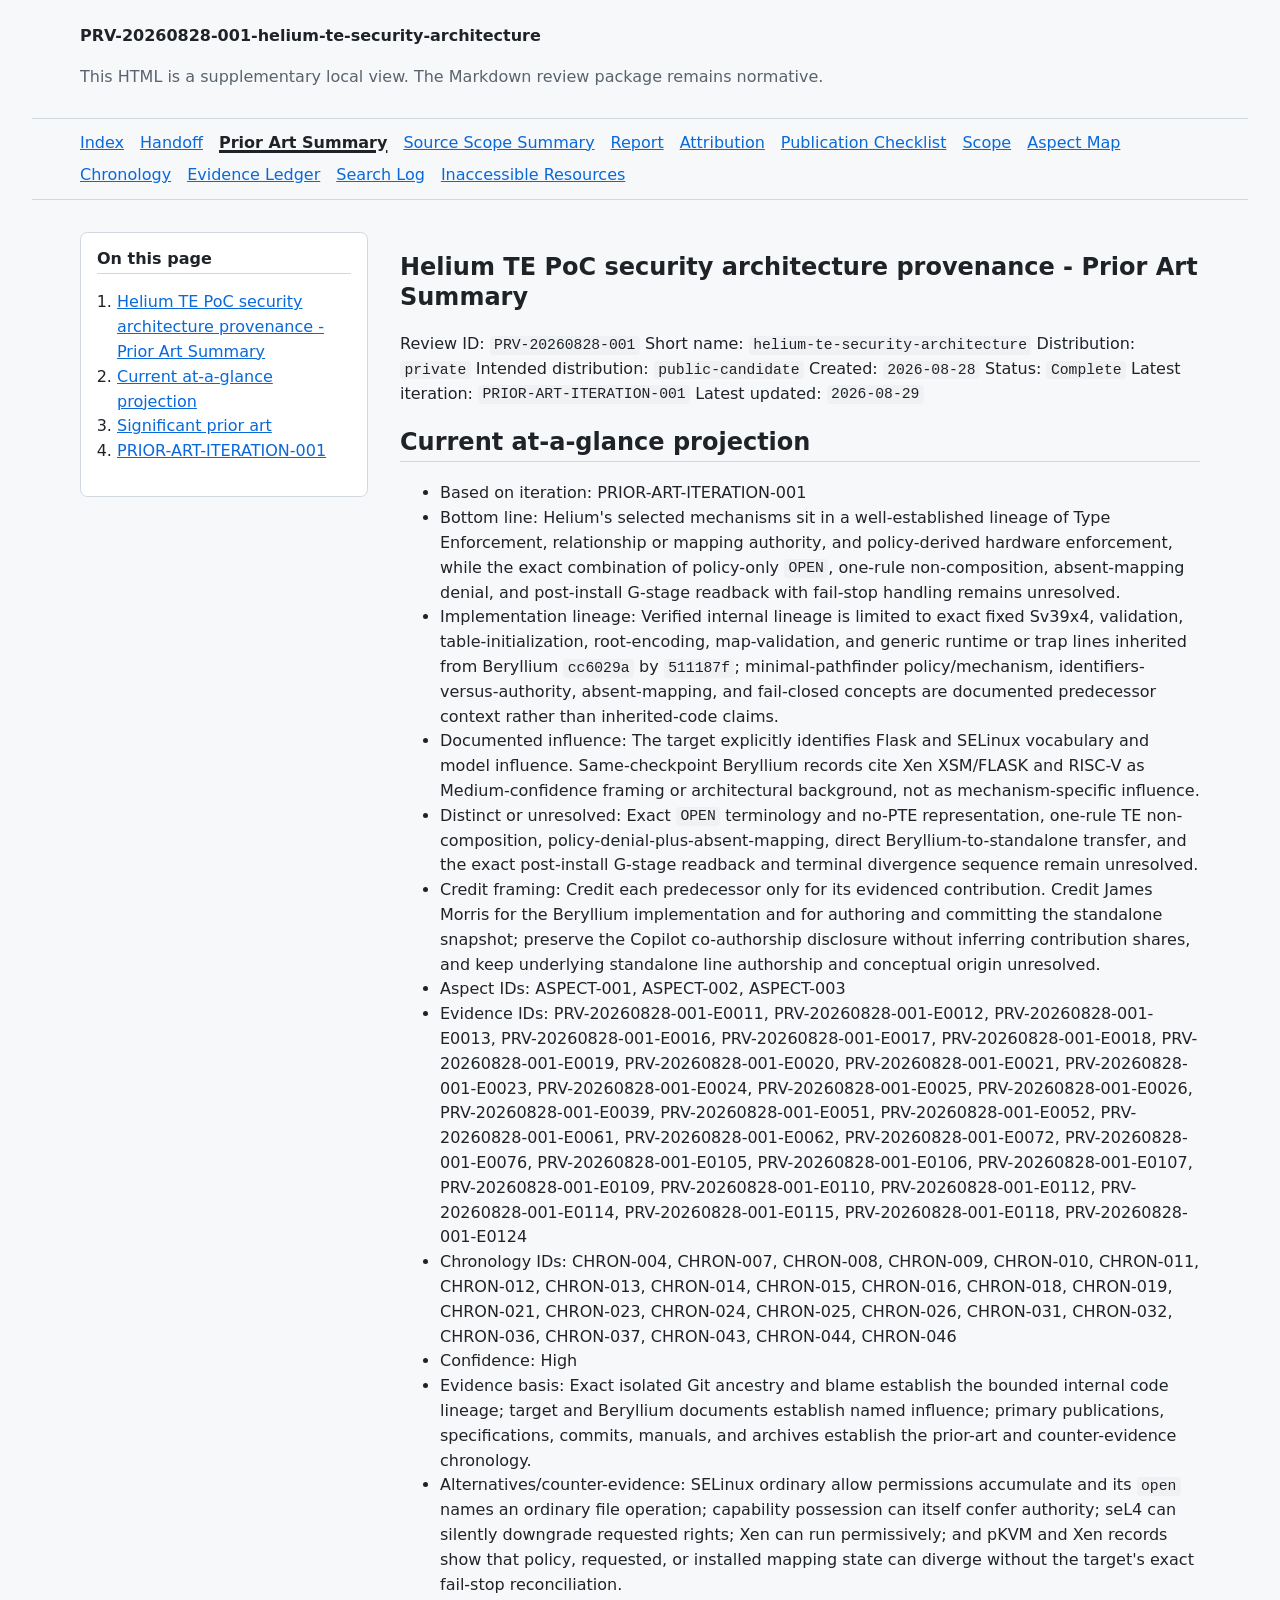
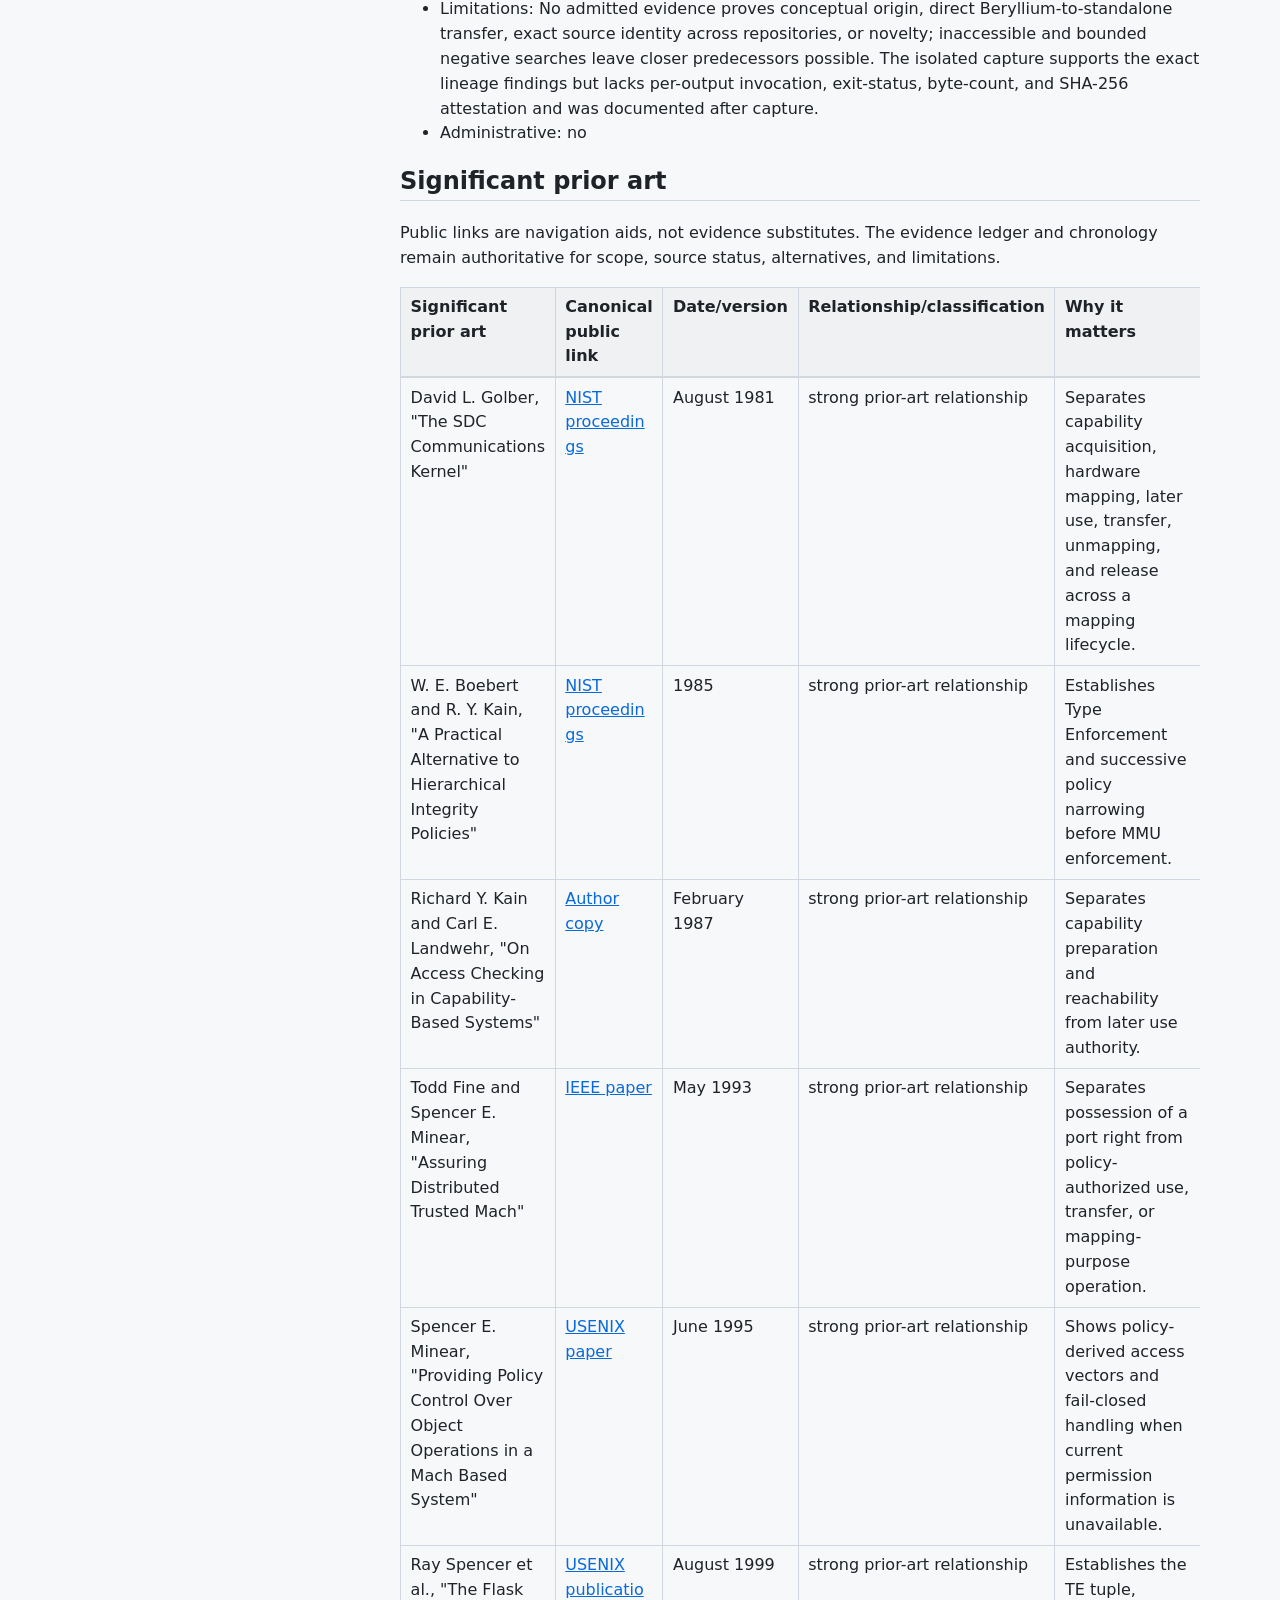
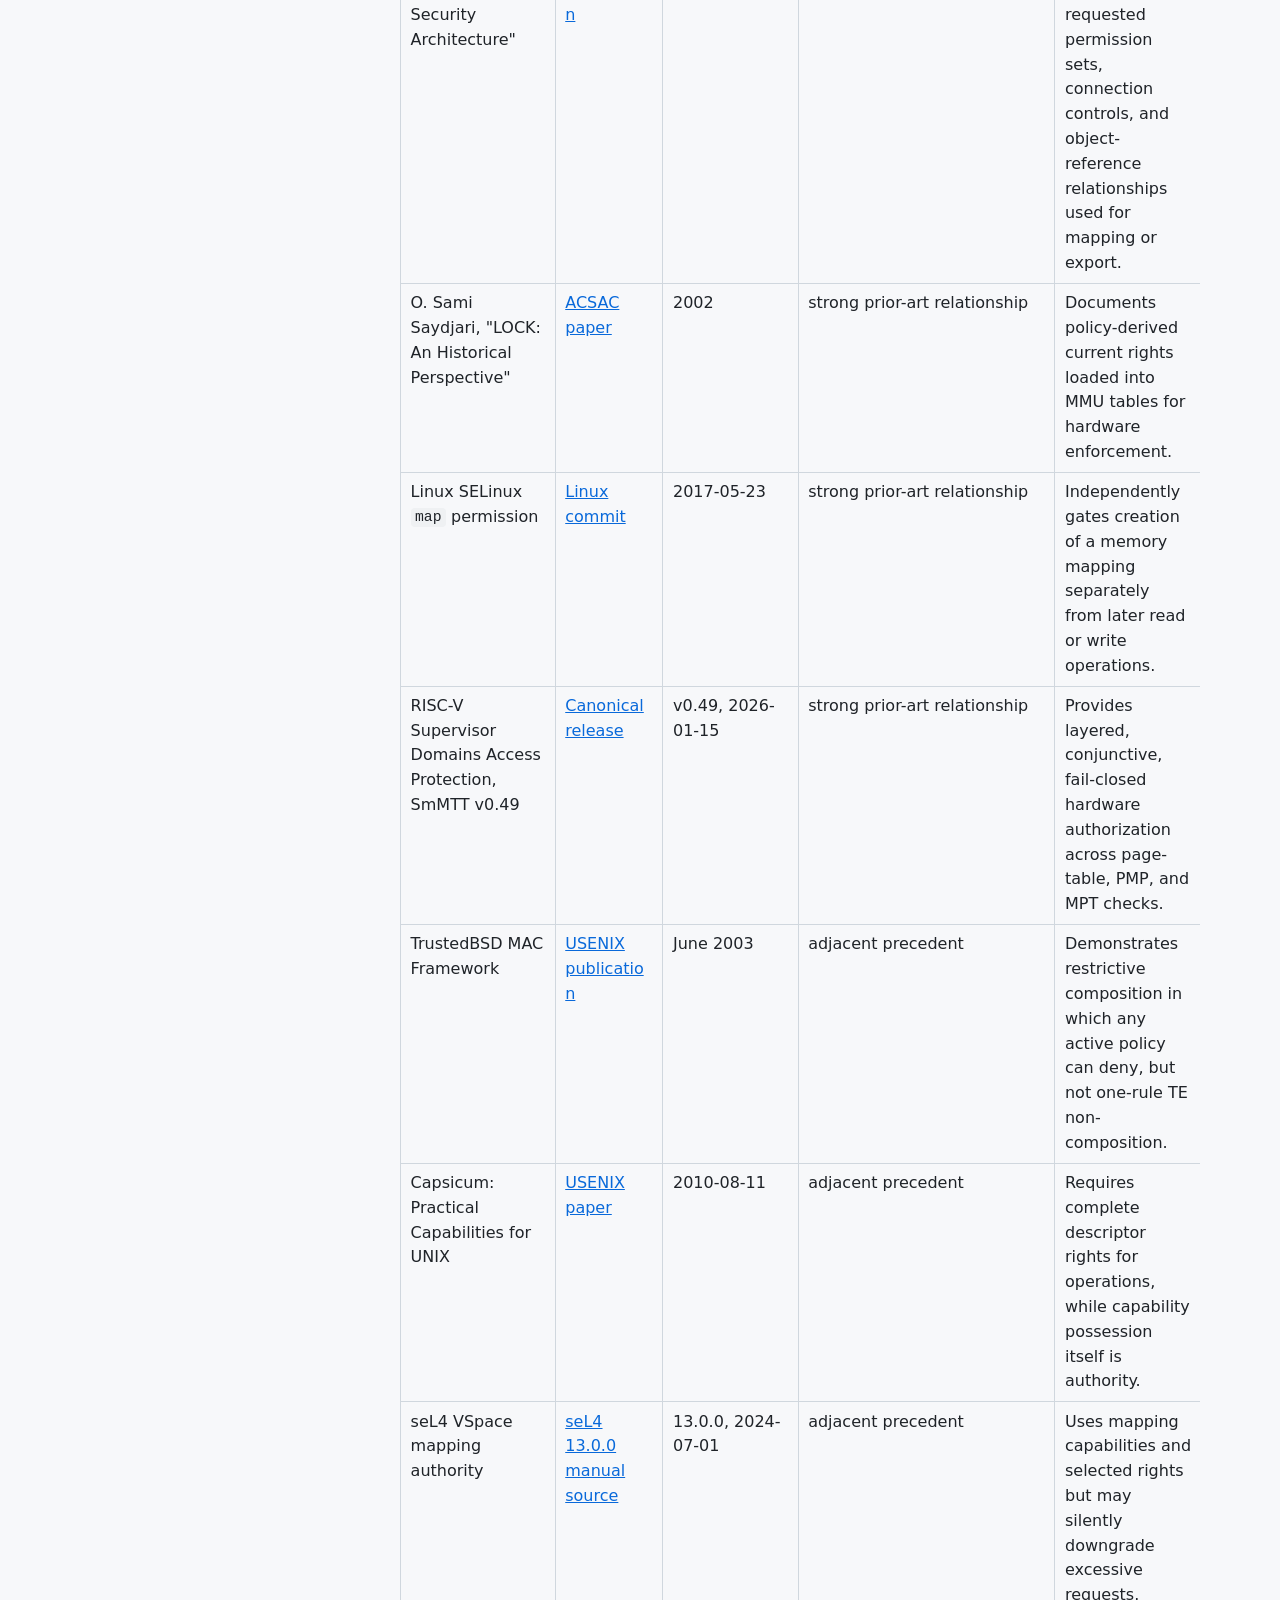
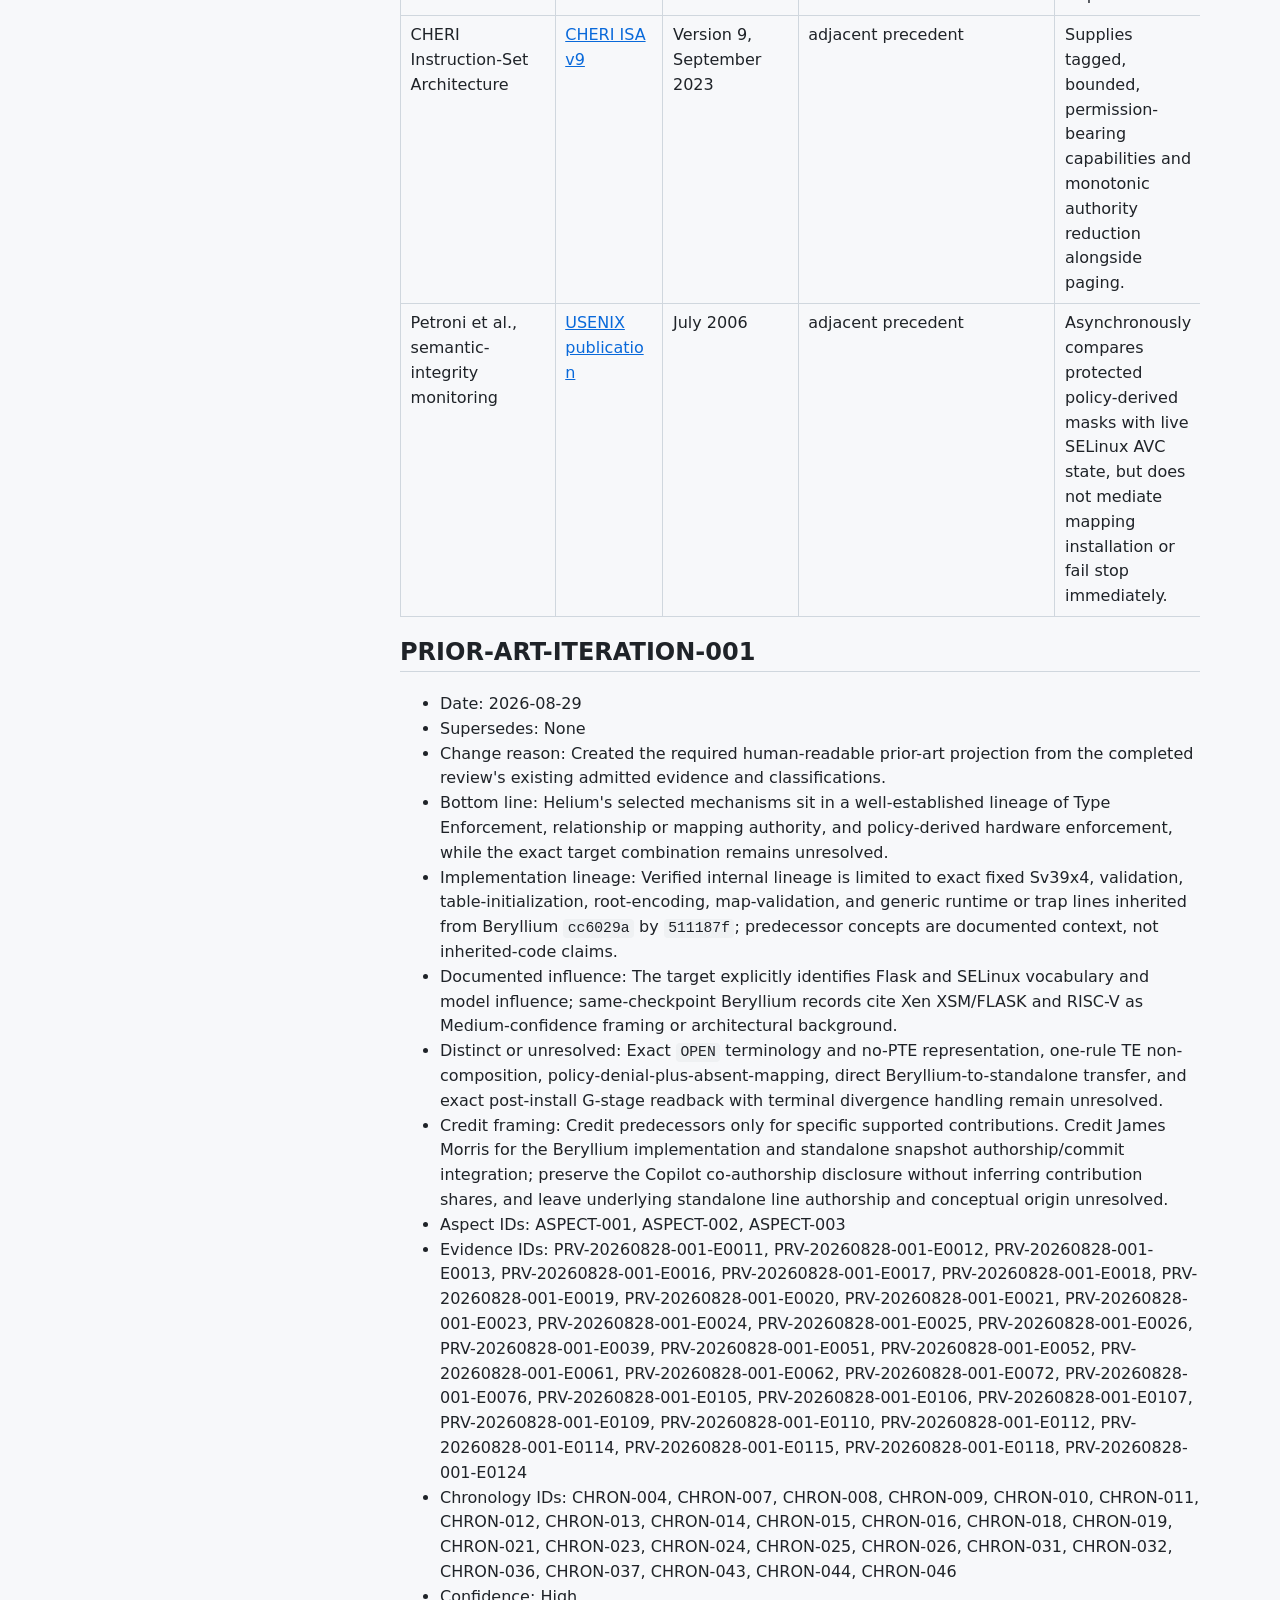
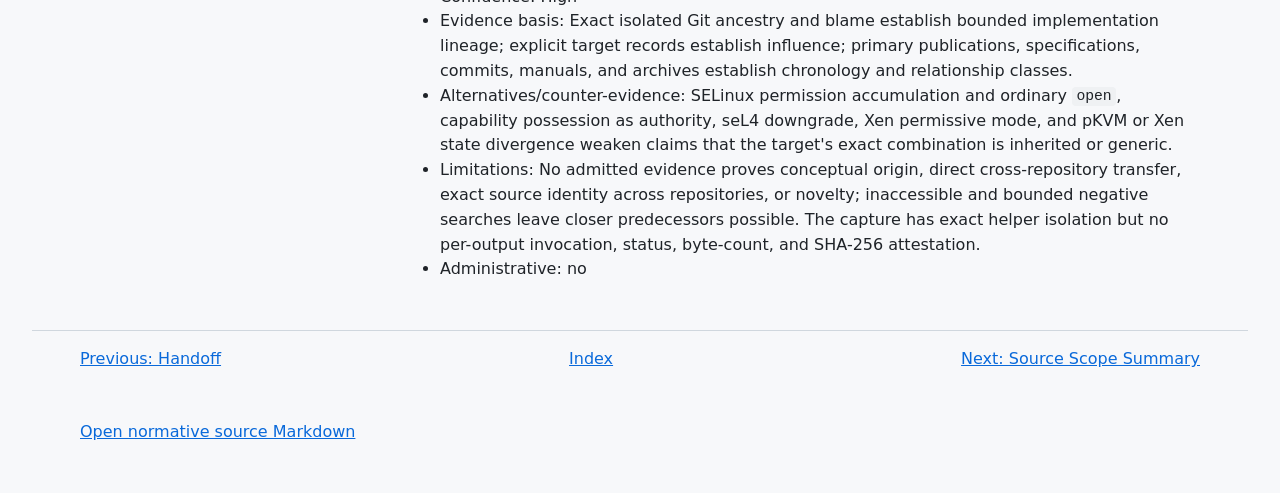
<file: reviews/PRV-20260828-001-helium-te-security-architecture/html/prior-art-summary.html>
<!doctype html>
<html lang="en">
<head>
  <meta charset="utf-8">
  <meta name="viewport" content="width=device-width, initial-scale=1">
  <title>Helium TE PoC security architecture provenance - Prior Art Summary | PRV-20260828-001-helium-te-security-architecture</title>
  <link rel="stylesheet" href="site.css">
</head>
<body>
  <a class="skip-link" href="#main-content">Skip to main content</a>
  <header class="site-header">
    <strong>PRV-20260828-001-helium-te-security-architecture</strong>
    <p>This HTML is a supplementary local view. The Markdown review package remains normative.</p>
  </header>
  <nav class="package-nav" aria-label="Review package"><ul><li><a href="./index.html">Index</a></li><li><a href="./HANDOFF.html">Handoff</a></li><li><a href="./prior-art-summary.html" aria-current="page">Prior Art Summary</a></li><li><a href="./source-scope-summary.html">Source Scope Summary</a></li><li><a href="./report.html">Report</a></li><li><a href="./attribution.html">Attribution</a></li><li><a href="./publication-checklist.html">Publication Checklist</a></li><li><a href="./scope.html">Scope</a></li><li><a href="./aspect-map.html">Aspect Map</a></li><li><a href="./chronology.html">Chronology</a></li><li><a href="./evidence-ledger.html">Evidence Ledger</a></li><li><a href="./search-log.html">Search Log</a></li><li><a href="./inaccessible-resources.html">Inaccessible Resources</a></li></ul></nav>
    <main id="main-content" tabindex="-1">
    <nav class="toc" aria-labelledby="toc-title"><h2 id="toc-title">On this page</h2><ol><li class="toc-level-1"><a href="#helium-te-poc-security-architecture-provenance-prior-art-summary">Helium TE PoC security architecture provenance - Prior Art Summary</a></li><li class="toc-level-2"><a href="#current-at-a-glance-projection">Current at-a-glance projection</a></li><li class="toc-level-2"><a href="#significant-prior-art">Significant prior art</a></li><li class="toc-level-2"><a href="#prior-art-iteration-001">PRIOR-ART-ITERATION-001</a></li></ol></nav>
    <article aria-label="Helium TE PoC security architecture provenance - Prior Art Summary">
<h1 id="helium-te-poc-security-architecture-provenance-prior-art-summary">Helium TE PoC security architecture provenance - Prior Art Summary</h1>
<p>Review ID: <code>PRV-20260828-001</code> Short name: <code>helium-te-security-architecture</code> Distribution: <code>private</code> Intended distribution: <code>public-candidate</code> Created: <code>2026-08-28</code> Status: <code>Complete</code> Latest iteration: <code>PRIOR-ART-ITERATION-001</code> Latest updated: <code>2026-08-29</code></p>
<h2 id="current-at-a-glance-projection">Current at-a-glance projection</h2>
<ul><li>Based on iteration: PRIOR-ART-ITERATION-001</li><li>Bottom line: Helium&#x27;s selected mechanisms sit in a well-established lineage of Type Enforcement, relationship or mapping authority, and policy-derived hardware enforcement, while the exact combination of policy-only <code>OPEN</code>, one-rule non-composition, absent-mapping denial, and post-install G-stage readback with fail-stop handling remains unresolved.</li><li>Implementation lineage: Verified internal lineage is limited to exact fixed Sv39x4, validation, table-initialization, root-encoding, map-validation, and generic runtime or trap lines inherited from Beryllium <code>cc6029a</code> by <code>511187f</code>; minimal-pathfinder policy/mechanism, identifiers-versus-authority, absent-mapping, and fail-closed concepts are documented predecessor context rather than inherited-code claims.</li><li>Documented influence: The target explicitly identifies Flask and SELinux vocabulary and model influence. Same-checkpoint Beryllium records cite Xen XSM/FLASK and RISC-V as Medium-confidence framing or architectural background, not as mechanism-specific influence.</li><li>Distinct or unresolved: Exact <code>OPEN</code> terminology and no-PTE representation, one-rule TE non-composition, policy-denial-plus-absent-mapping, direct Beryllium-to-standalone transfer, and the exact post-install G-stage readback and terminal divergence sequence remain unresolved.</li><li>Credit framing: Credit each predecessor only for its evidenced contribution. Credit James Morris for the Beryllium implementation and for authoring and committing the standalone snapshot; preserve the Copilot co-authorship disclosure without inferring contribution shares, and keep underlying standalone line authorship and conceptual origin unresolved.</li><li>Aspect IDs: ASPECT-001, ASPECT-002, ASPECT-003</li><li>Evidence IDs: PRV-20260828-001-E0011, PRV-20260828-001-E0012, PRV-20260828-001-E0013, PRV-20260828-001-E0016, PRV-20260828-001-E0017, PRV-20260828-001-E0018, PRV-20260828-001-E0019, PRV-20260828-001-E0020, PRV-20260828-001-E0021, PRV-20260828-001-E0023, PRV-20260828-001-E0024, PRV-20260828-001-E0025, PRV-20260828-001-E0026, PRV-20260828-001-E0039, PRV-20260828-001-E0051, PRV-20260828-001-E0052, PRV-20260828-001-E0061, PRV-20260828-001-E0062, PRV-20260828-001-E0072, PRV-20260828-001-E0076, PRV-20260828-001-E0105, PRV-20260828-001-E0106, PRV-20260828-001-E0107, PRV-20260828-001-E0109, PRV-20260828-001-E0110, PRV-20260828-001-E0112, PRV-20260828-001-E0114, PRV-20260828-001-E0115, PRV-20260828-001-E0118, PRV-20260828-001-E0124</li><li>Chronology IDs: CHRON-004, CHRON-007, CHRON-008, CHRON-009, CHRON-010, CHRON-011, CHRON-012, CHRON-013, CHRON-014, CHRON-015, CHRON-016, CHRON-018, CHRON-019, CHRON-021, CHRON-023, CHRON-024, CHRON-025, CHRON-026, CHRON-031, CHRON-032, CHRON-036, CHRON-037, CHRON-043, CHRON-044, CHRON-046</li><li>Confidence: High</li><li>Evidence basis: Exact isolated Git ancestry and blame establish the bounded internal code lineage; target and Beryllium documents establish named influence; primary publications, specifications, commits, manuals, and archives establish the prior-art and counter-evidence chronology.</li><li>Alternatives/counter-evidence: SELinux ordinary allow permissions accumulate and its <code>open</code> names an ordinary file operation; capability possession can itself confer authority; seL4 can silently downgrade requested rights; Xen can run permissively; and pKVM and Xen records show that policy, requested, or installed mapping state can diverge without the target&#x27;s exact fail-stop reconciliation.</li><li>Limitations: No admitted evidence proves conceptual origin, direct Beryllium-to-standalone transfer, exact source identity across repositories, or novelty; inaccessible and bounded negative searches leave closer predecessors possible. The isolated capture supports the exact lineage findings but lacks per-output invocation, exit-status, byte-count, and SHA-256 attestation and was documented after capture.</li><li>Administrative: no</li></ul>
<h2 id="significant-prior-art">Significant prior art</h2>
<p>Public links are navigation aids, not evidence substitutes. The evidence ledger and chronology remain authoritative for scope, source status, alternatives, and limitations.</p>
<div class="table-wrap"><table><caption class="visually-hidden">Data table</caption><thead><tr><th scope="col">Significant prior art</th><th scope="col">Canonical public link</th><th scope="col">Date/version</th><th scope="col">Relationship/classification</th><th scope="col">Why it matters</th><th scope="col">Aspect IDs</th><th scope="col">Evidence IDs</th><th scope="col">Chronology IDs</th><th scope="col">Confidence</th></tr></thead><tbody><tr><td>David L. Golber, &quot;The SDC Communications Kernel&quot;</td><td><a href="https://csrc.nist.gov/files/pubs/conference/1981/08/10/proceedings-4th-seminar-dod-computer-security-init/final/docs/1981-4th-seminar-proceedings.pdf">NIST proceedings</a></td><td>August 1981</td><td>strong prior-art relationship</td><td>Separates capability acquisition, hardware mapping, later use, transfer, unmapping, and release across a mapping lifecycle.</td><td>ASPECT-001, ASPECT-002, ASPECT-003</td><td>PRV-20260828-001-E0051</td><td>CHRON-024</td><td>High</td></tr><tr><td>W. E. Boebert and R. Y. Kain, &quot;A Practical Alternative to Hierarchical Integrity Policies&quot;</td><td><a href="https://csrc.nist.gov/files/pubs/conference/1985/09/30/proceedings-8th-national-computer-security-confere/final/docs/1985-8th-ncsc-proceedings.pdf">NIST proceedings</a></td><td>1985</td><td>strong prior-art relationship</td><td>Establishes Type Enforcement and successive policy narrowing before MMU enforcement.</td><td>ASPECT-001, ASPECT-003</td><td>PRV-20260828-001-E0016</td><td>CHRON-007</td><td>High</td></tr><tr><td>Richard Y. Kain and Carl E. Landwehr, &quot;On Access Checking in Capability-Based Systems&quot;</td><td><a href="https://www.landwehr.org/1987landwehr-kain-ieeetse.pdf">Author copy</a></td><td>February 1987</td><td>strong prior-art relationship</td><td>Separates capability preparation and reachability from later use authority.</td><td>ASPECT-001, ASPECT-002, ASPECT-003</td><td>PRV-20260828-001-E0017</td><td>CHRON-008</td><td>High</td></tr><tr><td>Todd Fine and Spencer E. Minear, &quot;Assuring Distributed Trusted Mach&quot;</td><td><a href="https://conferences.computer.org/sp/pdfs/sp/1993/00044168.pdf">IEEE paper</a></td><td>May 1993</td><td>strong prior-art relationship</td><td>Separates possession of a port right from policy-authorized use, transfer, or mapping-purpose operation.</td><td>ASPECT-001, ASPECT-002</td><td>PRV-20260828-001-E0018</td><td>CHRON-009</td><td>High</td></tr><tr><td>Spencer E. Minear, &quot;Providing Policy Control Over Object Operations in a Mach Based System&quot;</td><td><a href="https://www-old.cs.utah.edu/flux/fluke/html/dtos/DOCs/usenix95.pdf">USENIX paper</a></td><td>June 1995</td><td>strong prior-art relationship</td><td>Shows policy-derived access vectors and fail-closed handling when current permission information is unavailable.</td><td>ASPECT-002, ASPECT-003</td><td>PRV-20260828-001-E0019</td><td>CHRON-010</td><td>High</td></tr><tr><td>Ray Spencer et al., &quot;The Flask Security Architecture&quot;</td><td><a href="https://www.usenix.org/conference/8th-usenix-security-symposium/flask-security-architecture-system-support-diverse-security">USENIX publication</a></td><td>August 1999</td><td>strong prior-art relationship</td><td>Establishes the TE tuple, requested permission sets, connection controls, and object-reference relationships used for mapping or export.</td><td>ASPECT-001, ASPECT-002, ASPECT-003</td><td>PRV-20260828-001-E0020</td><td>CHRON-011</td><td>High</td></tr><tr><td>O. Sami Saydjari, &quot;LOCK: An Historical Perspective&quot;</td><td><a href="https://www.acsac.org/2002/papers/classic-lock.pdf">ACSAC paper</a></td><td>2002</td><td>strong prior-art relationship</td><td>Documents policy-derived current rights loaded into MMU tables for hardware enforcement.</td><td>ASPECT-003</td><td>PRV-20260828-001-E0021</td><td>CHRON-012</td><td>High</td></tr><tr><td>Linux SELinux <code>map</code> permission</td><td><a href="https://github.com/torvalds/linux/commit/3ba4bf5f1e2c58bddd84ba27c5aeaf8ca1d36bff">Linux commit</a></td><td>2017-05-23</td><td>strong prior-art relationship</td><td>Independently gates creation of a memory mapping separately from later read or write operations.</td><td>ASPECT-001, ASPECT-002</td><td>PRV-20260828-001-E0024</td><td>CHRON-015</td><td>High</td></tr><tr><td>RISC-V Supervisor Domains Access Protection, SmMTT v0.49</td><td><a href="https://github.com/riscv/riscv-smmtt/releases/tag/v0.49">Canonical release</a></td><td>v0.49, 2026-01-15</td><td>strong prior-art relationship</td><td>Provides layered, conjunctive, fail-closed hardware authorization across page-table, PMP, and MPT checks.</td><td>ASPECT-003</td><td>PRV-20260828-001-E0026</td><td>CHRON-016</td><td>High</td></tr><tr><td>TrustedBSD MAC Framework</td><td><a href="https://www.usenix.org/conference/2003-usenix-annual-technical-conference/trustedbsd-mac-framework-extensible-kernel-access">USENIX publication</a></td><td>June 2003</td><td>adjacent precedent</td><td>Demonstrates restrictive composition in which any active policy can deny, but not one-rule TE non-composition.</td><td>ASPECT-003</td><td>PRV-20260828-001-E0052</td><td>CHRON-025, CHRON-036</td><td>High</td></tr><tr><td>Capsicum: Practical Capabilities for UNIX</td><td><a href="https://www.usenix.org/events/sec10/tech/full_papers/Watson.pdf">USENIX paper</a></td><td>2010-08-11</td><td>adjacent precedent</td><td>Requires complete descriptor rights for operations, while capability possession itself is authority.</td><td>ASPECT-002, ASPECT-003</td><td>PRV-20260828-001-E0072</td><td>CHRON-036</td><td>High</td></tr><tr><td>seL4 VSpace mapping authority</td><td><a href="https://github.com/seL4/seL4/blob/13.0.0/manual/parts/vspace.tex">seL4 13.0.0 manual source</a></td><td>13.0.0, 2024-07-01</td><td>adjacent precedent</td><td>Uses mapping capabilities and selected rights but may silently downgrade excessive requests.</td><td>ASPECT-001, ASPECT-002, ASPECT-003</td><td>PRV-20260828-001-E0061</td><td>CHRON-031, CHRON-037</td><td>High</td></tr><tr><td>CHERI Instruction-Set Architecture</td><td><a href="https://www.cl.cam.ac.uk/techreports/UCAM-CL-TR-987.pdf">CHERI ISA v9</a></td><td>Version 9, September 2023</td><td>adjacent precedent</td><td>Supplies tagged, bounded, permission-bearing capabilities and monotonic authority reduction alongside paging.</td><td>ASPECT-002, ASPECT-003</td><td>PRV-20260828-001-E0062</td><td>CHRON-032, CHRON-037</td><td>High</td></tr><tr><td>Petroni et al., semantic-integrity monitoring</td><td><a href="https://www.usenix.org/conference/15th-usenix-security-symposium/architecture-specification-based-detection-semantic">USENIX publication</a></td><td>July 2006</td><td>adjacent precedent</td><td>Asynchronously compares protected policy-derived masks with live SELinux AVC state, but does not mediate mapping installation or fail stop immediately.</td><td>ASPECT-003</td><td>PRV-20260828-001-E0124</td><td>CHRON-026, CHRON-046</td><td>High</td></tr></tbody></table></div>
<h2 id="prior-art-iteration-001">PRIOR-ART-ITERATION-001</h2>
<ul><li>Date: 2026-08-29</li><li>Supersedes: None</li><li>Change reason: Created the required human-readable prior-art projection from the completed review&#x27;s existing admitted evidence and classifications.</li><li>Bottom line: Helium&#x27;s selected mechanisms sit in a well-established lineage of Type Enforcement, relationship or mapping authority, and policy-derived hardware enforcement, while the exact target combination remains unresolved.</li><li>Implementation lineage: Verified internal lineage is limited to exact fixed Sv39x4, validation, table-initialization, root-encoding, map-validation, and generic runtime or trap lines inherited from Beryllium <code>cc6029a</code> by <code>511187f</code>; predecessor concepts are documented context, not inherited-code claims.</li><li>Documented influence: The target explicitly identifies Flask and SELinux vocabulary and model influence; same-checkpoint Beryllium records cite Xen XSM/FLASK and RISC-V as Medium-confidence framing or architectural background.</li><li>Distinct or unresolved: Exact <code>OPEN</code> terminology and no-PTE representation, one-rule TE non-composition, policy-denial-plus-absent-mapping, direct Beryllium-to-standalone transfer, and exact post-install G-stage readback with terminal divergence handling remain unresolved.</li><li>Credit framing: Credit predecessors only for specific supported contributions. Credit James Morris for the Beryllium implementation and standalone snapshot authorship/commit integration; preserve the Copilot co-authorship disclosure without inferring contribution shares, and leave underlying standalone line authorship and conceptual origin unresolved.</li><li>Aspect IDs: ASPECT-001, ASPECT-002, ASPECT-003</li><li>Evidence IDs: PRV-20260828-001-E0011, PRV-20260828-001-E0012, PRV-20260828-001-E0013, PRV-20260828-001-E0016, PRV-20260828-001-E0017, PRV-20260828-001-E0018, PRV-20260828-001-E0019, PRV-20260828-001-E0020, PRV-20260828-001-E0021, PRV-20260828-001-E0023, PRV-20260828-001-E0024, PRV-20260828-001-E0025, PRV-20260828-001-E0026, PRV-20260828-001-E0039, PRV-20260828-001-E0051, PRV-20260828-001-E0052, PRV-20260828-001-E0061, PRV-20260828-001-E0062, PRV-20260828-001-E0072, PRV-20260828-001-E0076, PRV-20260828-001-E0105, PRV-20260828-001-E0106, PRV-20260828-001-E0107, PRV-20260828-001-E0109, PRV-20260828-001-E0110, PRV-20260828-001-E0112, PRV-20260828-001-E0114, PRV-20260828-001-E0115, PRV-20260828-001-E0118, PRV-20260828-001-E0124</li><li>Chronology IDs: CHRON-004, CHRON-007, CHRON-008, CHRON-009, CHRON-010, CHRON-011, CHRON-012, CHRON-013, CHRON-014, CHRON-015, CHRON-016, CHRON-018, CHRON-019, CHRON-021, CHRON-023, CHRON-024, CHRON-025, CHRON-026, CHRON-031, CHRON-032, CHRON-036, CHRON-037, CHRON-043, CHRON-044, CHRON-046</li><li>Confidence: High</li><li>Evidence basis: Exact isolated Git ancestry and blame establish bounded implementation lineage; explicit target records establish influence; primary publications, specifications, commits, manuals, and archives establish chronology and relationship classes.</li><li>Alternatives/counter-evidence: SELinux permission accumulation and ordinary <code>open</code>, capability possession as authority, seL4 downgrade, Xen permissive mode, and pKVM or Xen state divergence weaken claims that the target&#x27;s exact combination is inherited or generic.</li><li>Limitations: No admitted evidence proves conceptual origin, direct cross-repository transfer, exact source identity across repositories, or novelty; inaccessible and bounded negative searches leave closer predecessors possible. The capture has exact helper isolation but no per-output invocation, status, byte-count, and SHA-256 attestation.</li><li>Administrative: no</li></ul>
    </article>
  </main>
  <nav class="page-controls" aria-label="Page sequence"><ul><li><a rel="prev" href="./HANDOFF.html">Previous: Handoff</a></li><li><a href="./index.html">Index</a></li><li><a rel="next" href="./source-scope-summary.html">Next: Source Scope Summary</a></li></ul></nav>
  <footer class="site-footer">
    <p><a href="../prior-art-summary.md">Open normative source Markdown</a></p>
  </footer>
</body>
</html>
</file>
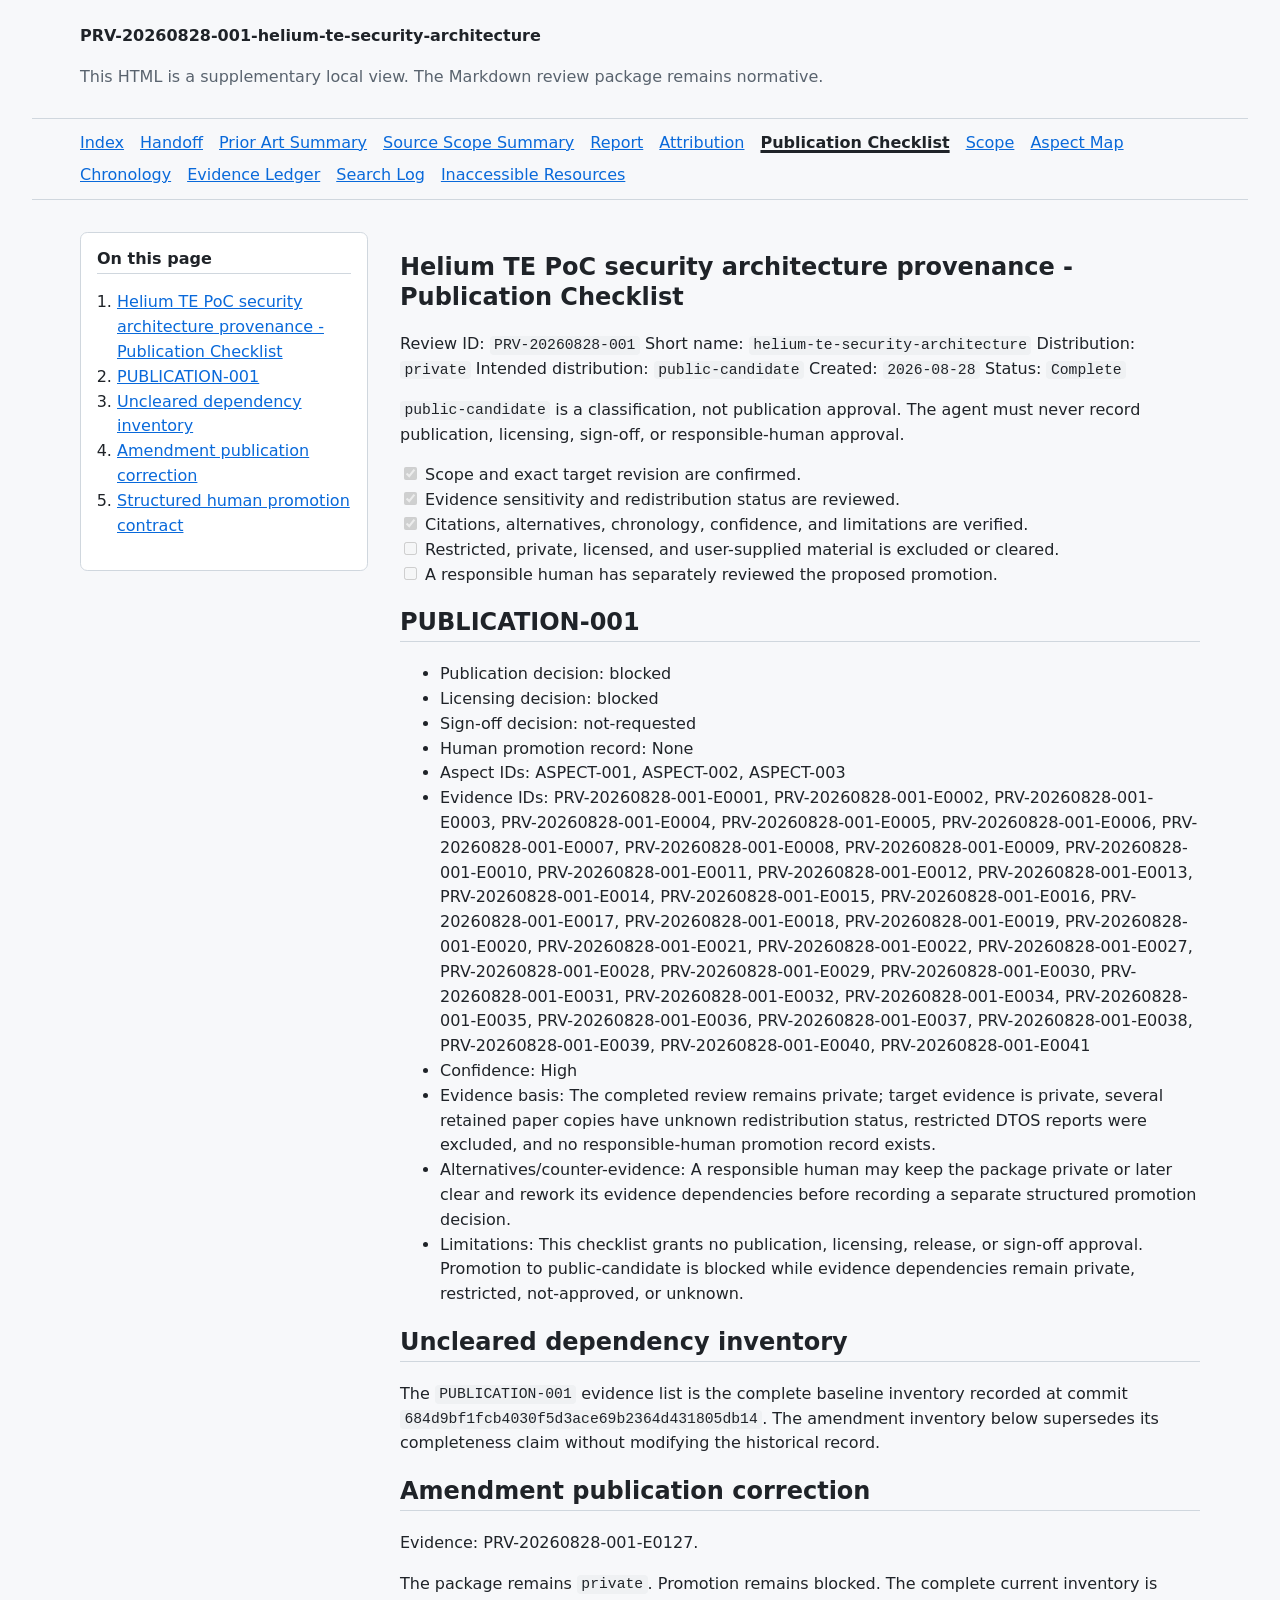
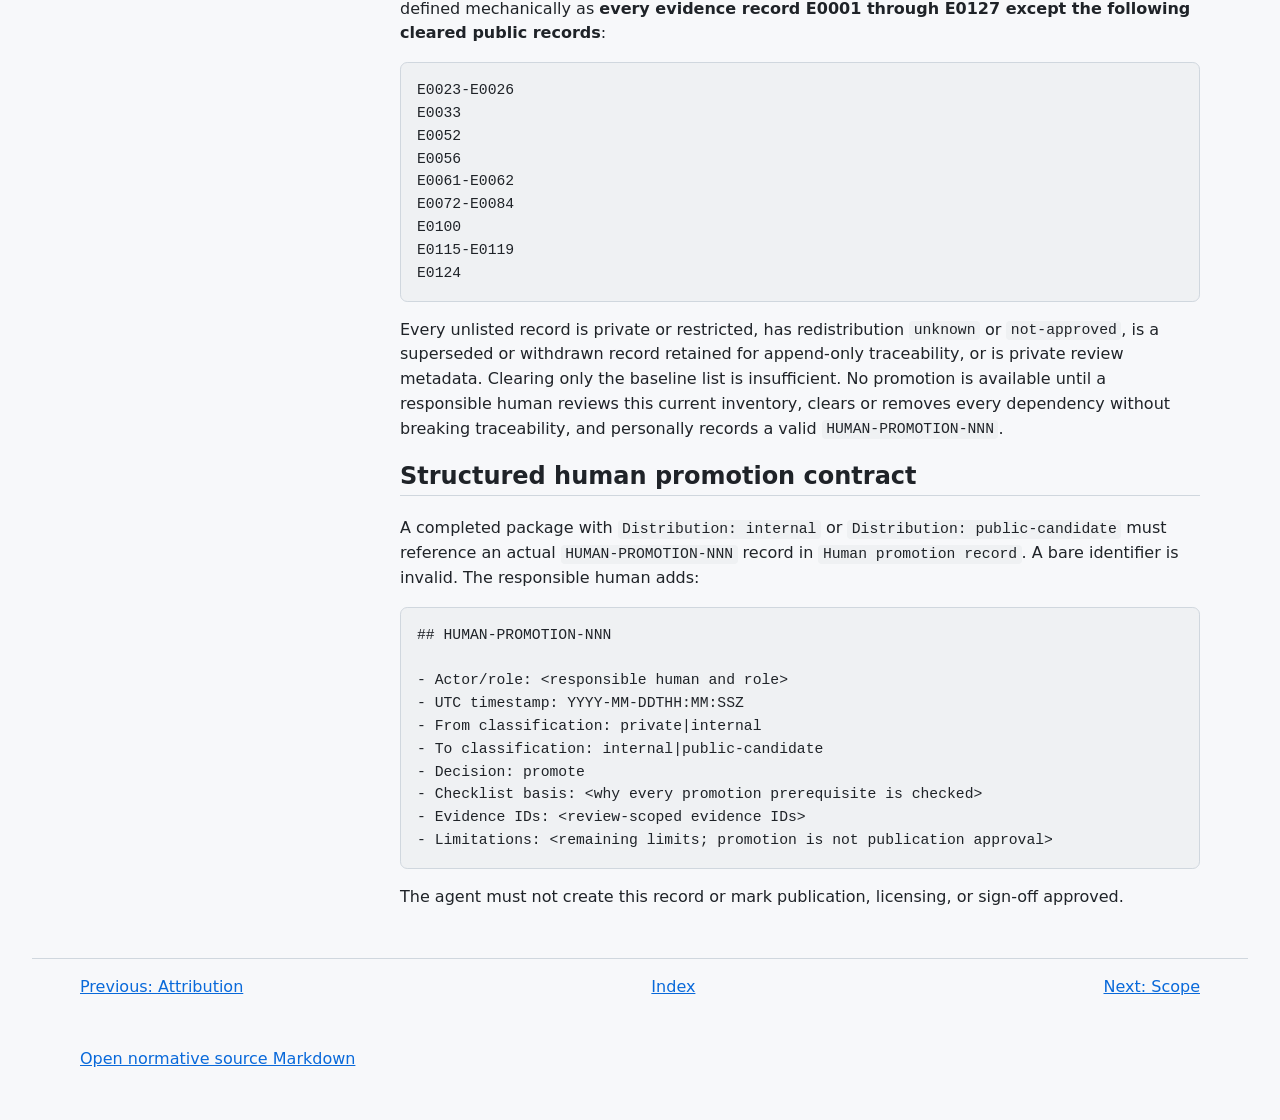
<file: reviews/PRV-20260828-001-helium-te-security-architecture/html/publication-checklist.html>
<!doctype html>
<html lang="en">
<head>
  <meta charset="utf-8">
  <meta name="viewport" content="width=device-width, initial-scale=1">
  <title>Helium TE PoC security architecture provenance - Publication Checklist | PRV-20260828-001-helium-te-security-architecture</title>
  <link rel="stylesheet" href="site.css">
</head>
<body>
  <a class="skip-link" href="#main-content">Skip to main content</a>
  <header class="site-header">
    <strong>PRV-20260828-001-helium-te-security-architecture</strong>
    <p>This HTML is a supplementary local view. The Markdown review package remains normative.</p>
  </header>
  <nav class="package-nav" aria-label="Review package"><ul><li><a href="./index.html">Index</a></li><li><a href="./HANDOFF.html">Handoff</a></li><li><a href="./prior-art-summary.html">Prior Art Summary</a></li><li><a href="./source-scope-summary.html">Source Scope Summary</a></li><li><a href="./report.html">Report</a></li><li><a href="./attribution.html">Attribution</a></li><li><a href="./publication-checklist.html" aria-current="page">Publication Checklist</a></li><li><a href="./scope.html">Scope</a></li><li><a href="./aspect-map.html">Aspect Map</a></li><li><a href="./chronology.html">Chronology</a></li><li><a href="./evidence-ledger.html">Evidence Ledger</a></li><li><a href="./search-log.html">Search Log</a></li><li><a href="./inaccessible-resources.html">Inaccessible Resources</a></li></ul></nav>
    <main id="main-content" tabindex="-1">
    <nav class="toc" aria-labelledby="toc-title"><h2 id="toc-title">On this page</h2><ol><li class="toc-level-1"><a href="#helium-te-poc-security-architecture-provenance-publication-checklist">Helium TE PoC security architecture provenance - Publication Checklist</a></li><li class="toc-level-2"><a href="#publication-001">PUBLICATION-001</a></li><li class="toc-level-2"><a href="#uncleared-dependency-inventory">Uncleared dependency inventory</a></li><li class="toc-level-2"><a href="#amendment-publication-correction">Amendment publication correction</a></li><li class="toc-level-2"><a href="#structured-human-promotion-contract">Structured human promotion contract</a></li></ol></nav>
    <article aria-label="Helium TE PoC security architecture provenance - Publication Checklist">
<h1 id="helium-te-poc-security-architecture-provenance-publication-checklist">Helium TE PoC security architecture provenance - Publication Checklist</h1>
<p>Review ID: <code>PRV-20260828-001</code> Short name: <code>helium-te-security-architecture</code> Distribution: <code>private</code> Intended distribution: <code>public-candidate</code> Created: <code>2026-08-28</code> Status: <code>Complete</code></p>
<p><code>public-candidate</code> is a classification, not publication approval. The agent must never record publication, licensing, sign-off, or responsible-human approval.</p>
<ul class="task-list"><li><input type="checkbox" disabled checked aria-label="Task status">Scope and exact target revision are confirmed.</li><li><input type="checkbox" disabled checked aria-label="Task status">Evidence sensitivity and redistribution status are reviewed.</li><li><input type="checkbox" disabled checked aria-label="Task status">Citations, alternatives, chronology, confidence, and limitations are verified.</li><li><input type="checkbox" disabled aria-label="Task status">Restricted, private, licensed, and user-supplied material is excluded or cleared.</li><li><input type="checkbox" disabled aria-label="Task status">A responsible human has separately reviewed the proposed promotion.</li></ul>
<h2 id="publication-001">PUBLICATION-001</h2>
<ul><li>Publication decision: blocked</li><li>Licensing decision: blocked</li><li>Sign-off decision: not-requested</li><li>Human promotion record: None</li><li>Aspect IDs: ASPECT-001, ASPECT-002, ASPECT-003</li><li>Evidence IDs: PRV-20260828-001-E0001, PRV-20260828-001-E0002, PRV-20260828-001-E0003, PRV-20260828-001-E0004, PRV-20260828-001-E0005, PRV-20260828-001-E0006, PRV-20260828-001-E0007, PRV-20260828-001-E0008, PRV-20260828-001-E0009, PRV-20260828-001-E0010, PRV-20260828-001-E0011, PRV-20260828-001-E0012, PRV-20260828-001-E0013, PRV-20260828-001-E0014, PRV-20260828-001-E0015, PRV-20260828-001-E0016, PRV-20260828-001-E0017, PRV-20260828-001-E0018, PRV-20260828-001-E0019, PRV-20260828-001-E0020, PRV-20260828-001-E0021, PRV-20260828-001-E0022, PRV-20260828-001-E0027, PRV-20260828-001-E0028, PRV-20260828-001-E0029, PRV-20260828-001-E0030, PRV-20260828-001-E0031, PRV-20260828-001-E0032, PRV-20260828-001-E0034, PRV-20260828-001-E0035, PRV-20260828-001-E0036, PRV-20260828-001-E0037, PRV-20260828-001-E0038, PRV-20260828-001-E0039, PRV-20260828-001-E0040, PRV-20260828-001-E0041</li><li>Confidence: High</li><li>Evidence basis: The completed review remains private; target evidence is private, several retained paper copies have unknown redistribution status, restricted DTOS reports were excluded, and no responsible-human promotion record exists.</li><li>Alternatives/counter-evidence: A responsible human may keep the package private or later clear and rework its evidence dependencies before recording a separate structured promotion decision.</li><li>Limitations: This checklist grants no publication, licensing, release, or sign-off approval. Promotion to public-candidate is blocked while evidence dependencies remain private, restricted, not-approved, or unknown.</li></ul>
<h2 id="uncleared-dependency-inventory">Uncleared dependency inventory</h2>
<p>The <code>PUBLICATION-001</code> evidence list is the complete baseline inventory recorded at commit <code>684d9bf1fcb4030f5d3ace69b2364d431805db14</code>. The amendment inventory below supersedes its completeness claim without modifying the historical record.</p>
<h2 id="amendment-publication-correction">Amendment publication correction</h2>
<p>Evidence: PRV-20260828-001-E0127.</p>
<p>The package remains <code>private</code>. Promotion remains blocked. The complete current inventory is defined mechanically as <strong>every evidence record E0001 through E0127 except the following cleared public records</strong>:</p>
<pre><code>E0023-E0026
E0033
E0052
E0056
E0061-E0062
E0072-E0084
E0100
E0115-E0119
E0124</code></pre>
<p>Every unlisted record is private or restricted, has redistribution <code>unknown</code> or <code>not-approved</code>, is a superseded or withdrawn record retained for append-only traceability, or is private review metadata. Clearing only the baseline list is insufficient. No promotion is available until a responsible human reviews this current inventory, clears or removes every dependency without breaking traceability, and personally records a valid <code>HUMAN-PROMOTION-NNN</code>.</p>
<h2 id="structured-human-promotion-contract">Structured human promotion contract</h2>
<p>A completed package with <code>Distribution: internal</code> or <code>Distribution: public-candidate</code> must reference an actual <code>HUMAN-PROMOTION-NNN</code> record in <code>Human promotion record</code>. A bare identifier is invalid. The responsible human adds:</p>
<pre><code>## HUMAN-PROMOTION-NNN

- Actor/role: &lt;responsible human and role&gt;
- UTC timestamp: YYYY-MM-DDTHH:MM:SSZ
- From classification: private|internal
- To classification: internal|public-candidate
- Decision: promote
- Checklist basis: &lt;why every promotion prerequisite is checked&gt;
- Evidence IDs: &lt;review-scoped evidence IDs&gt;
- Limitations: &lt;remaining limits; promotion is not publication approval&gt;</code></pre>
<p>The agent must not create this record or mark publication, licensing, or sign-off approved.</p>
    </article>
  </main>
  <nav class="page-controls" aria-label="Page sequence"><ul><li><a rel="prev" href="./attribution.html">Previous: Attribution</a></li><li><a href="./index.html">Index</a></li><li><a rel="next" href="./scope.html">Next: Scope</a></li></ul></nav>
  <footer class="site-footer">
    <p><a href="../publication-checklist.md">Open normative source Markdown</a></p>
  </footer>
</body>
</html>
</file>
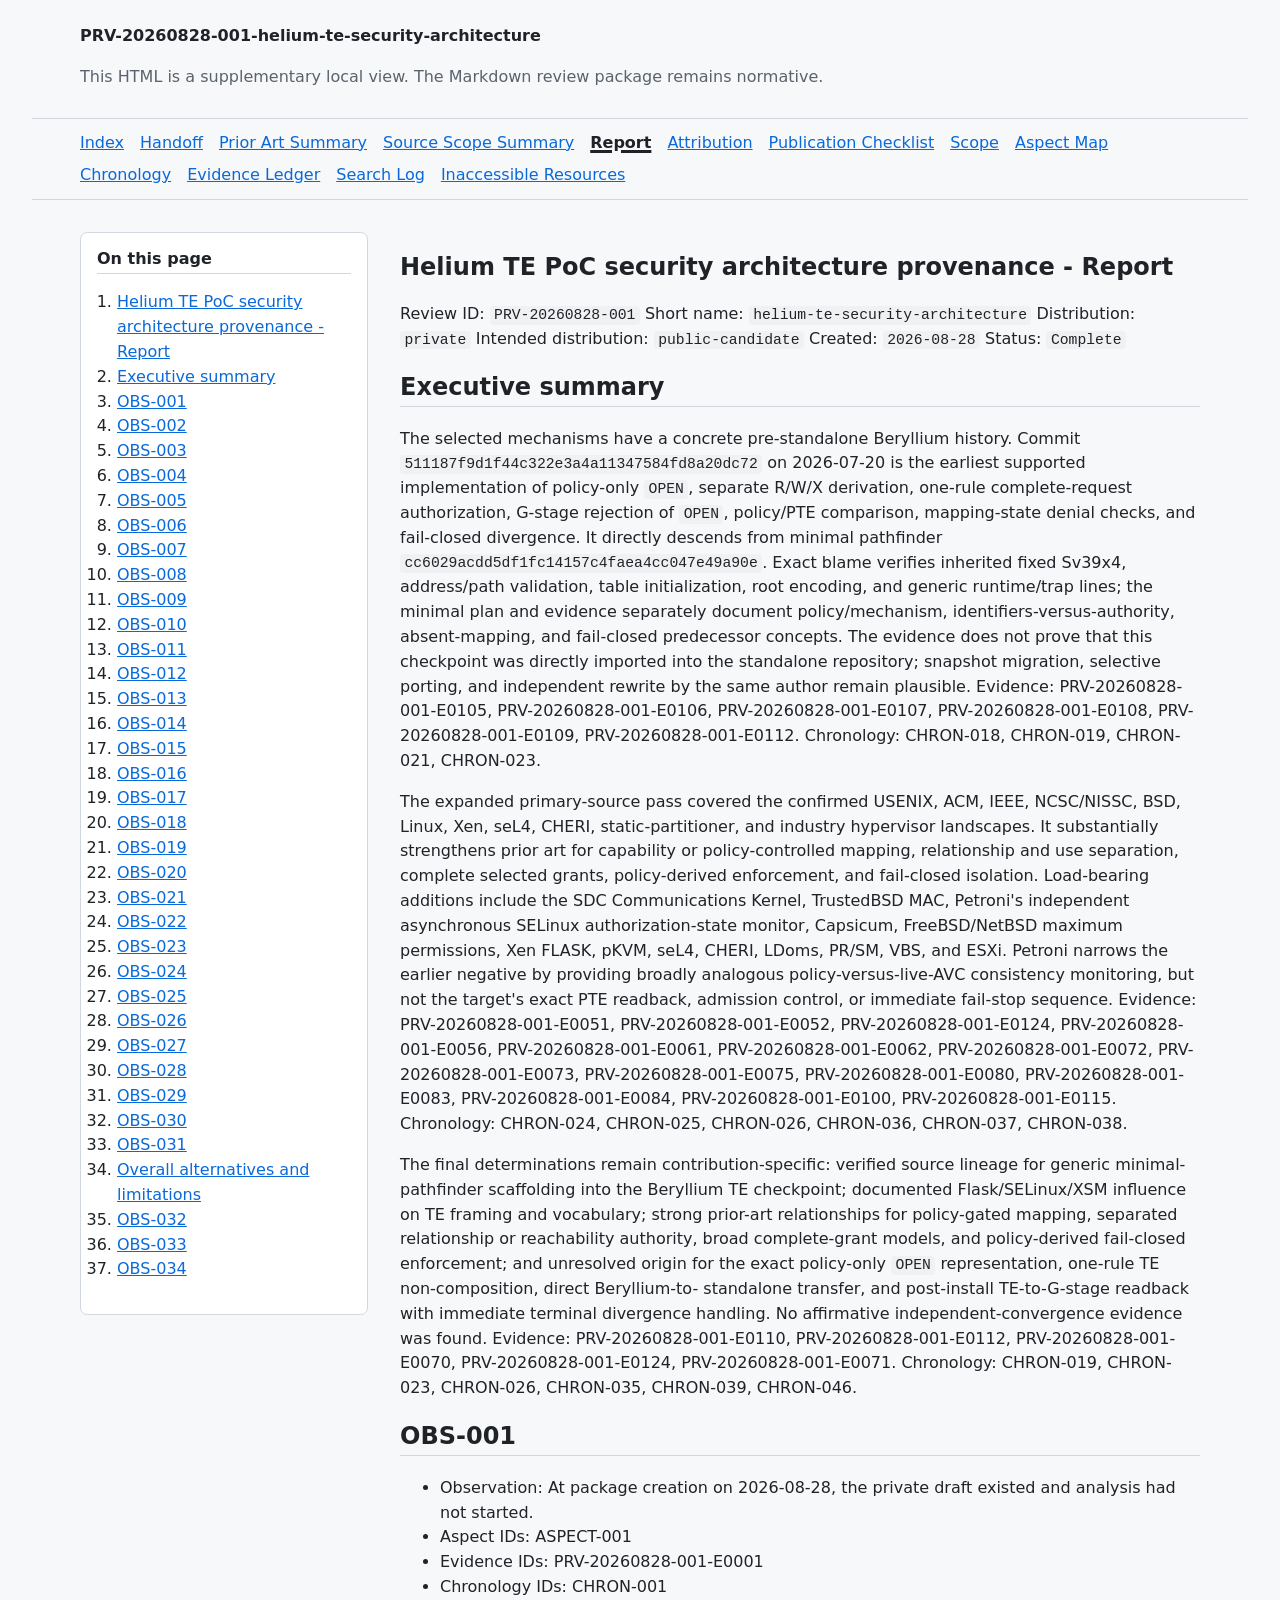
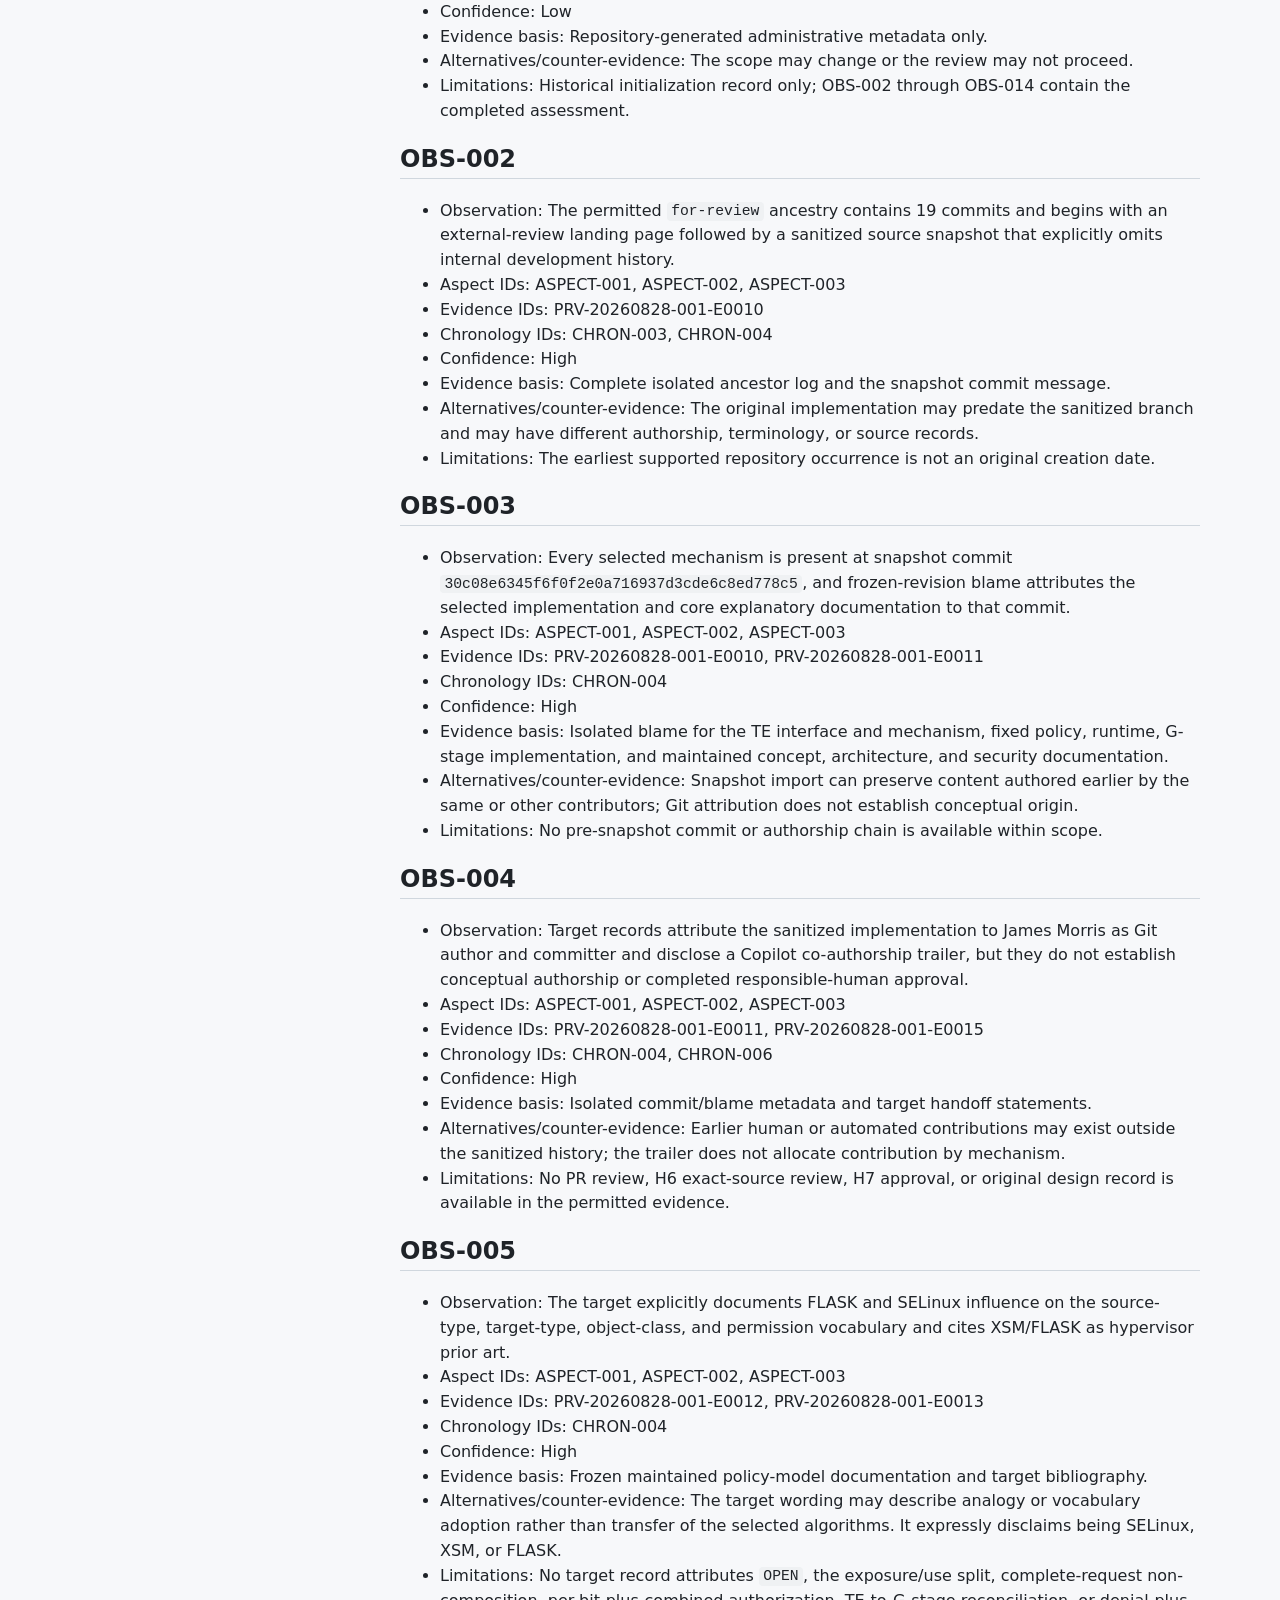
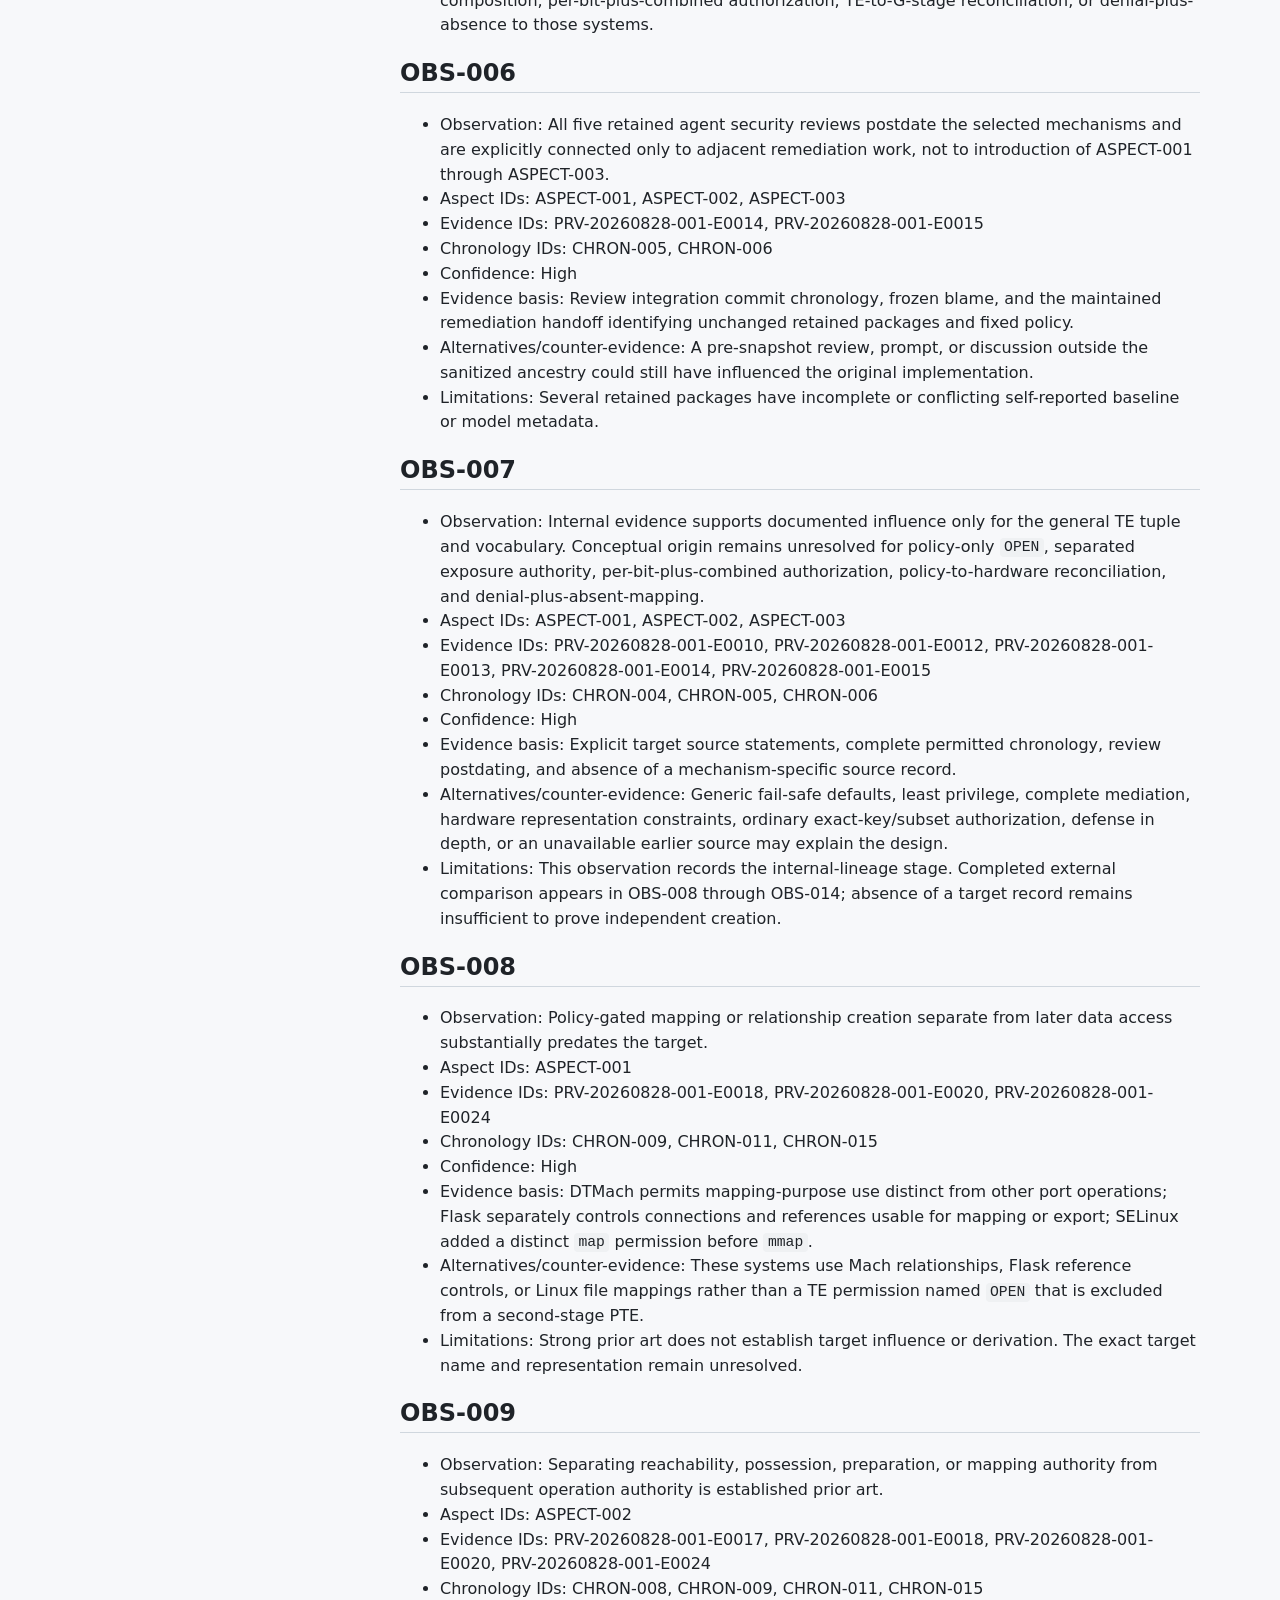
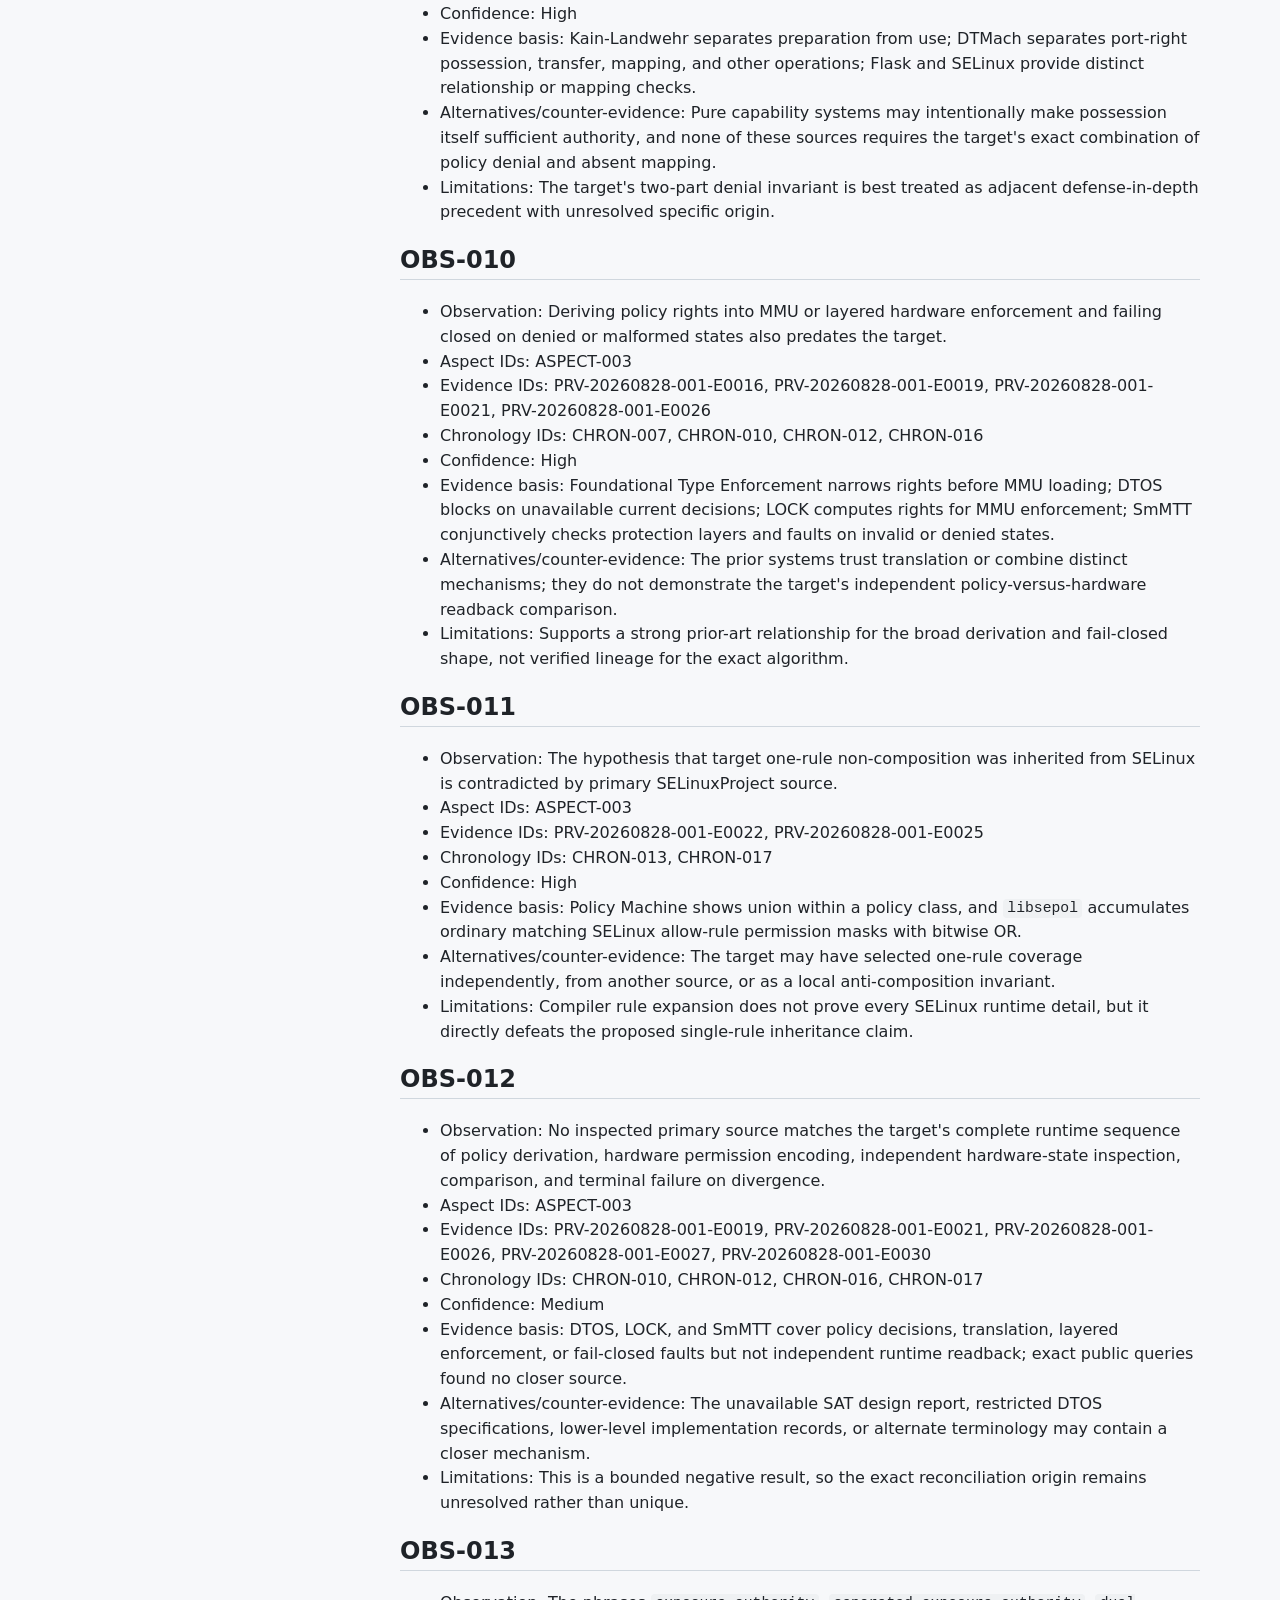
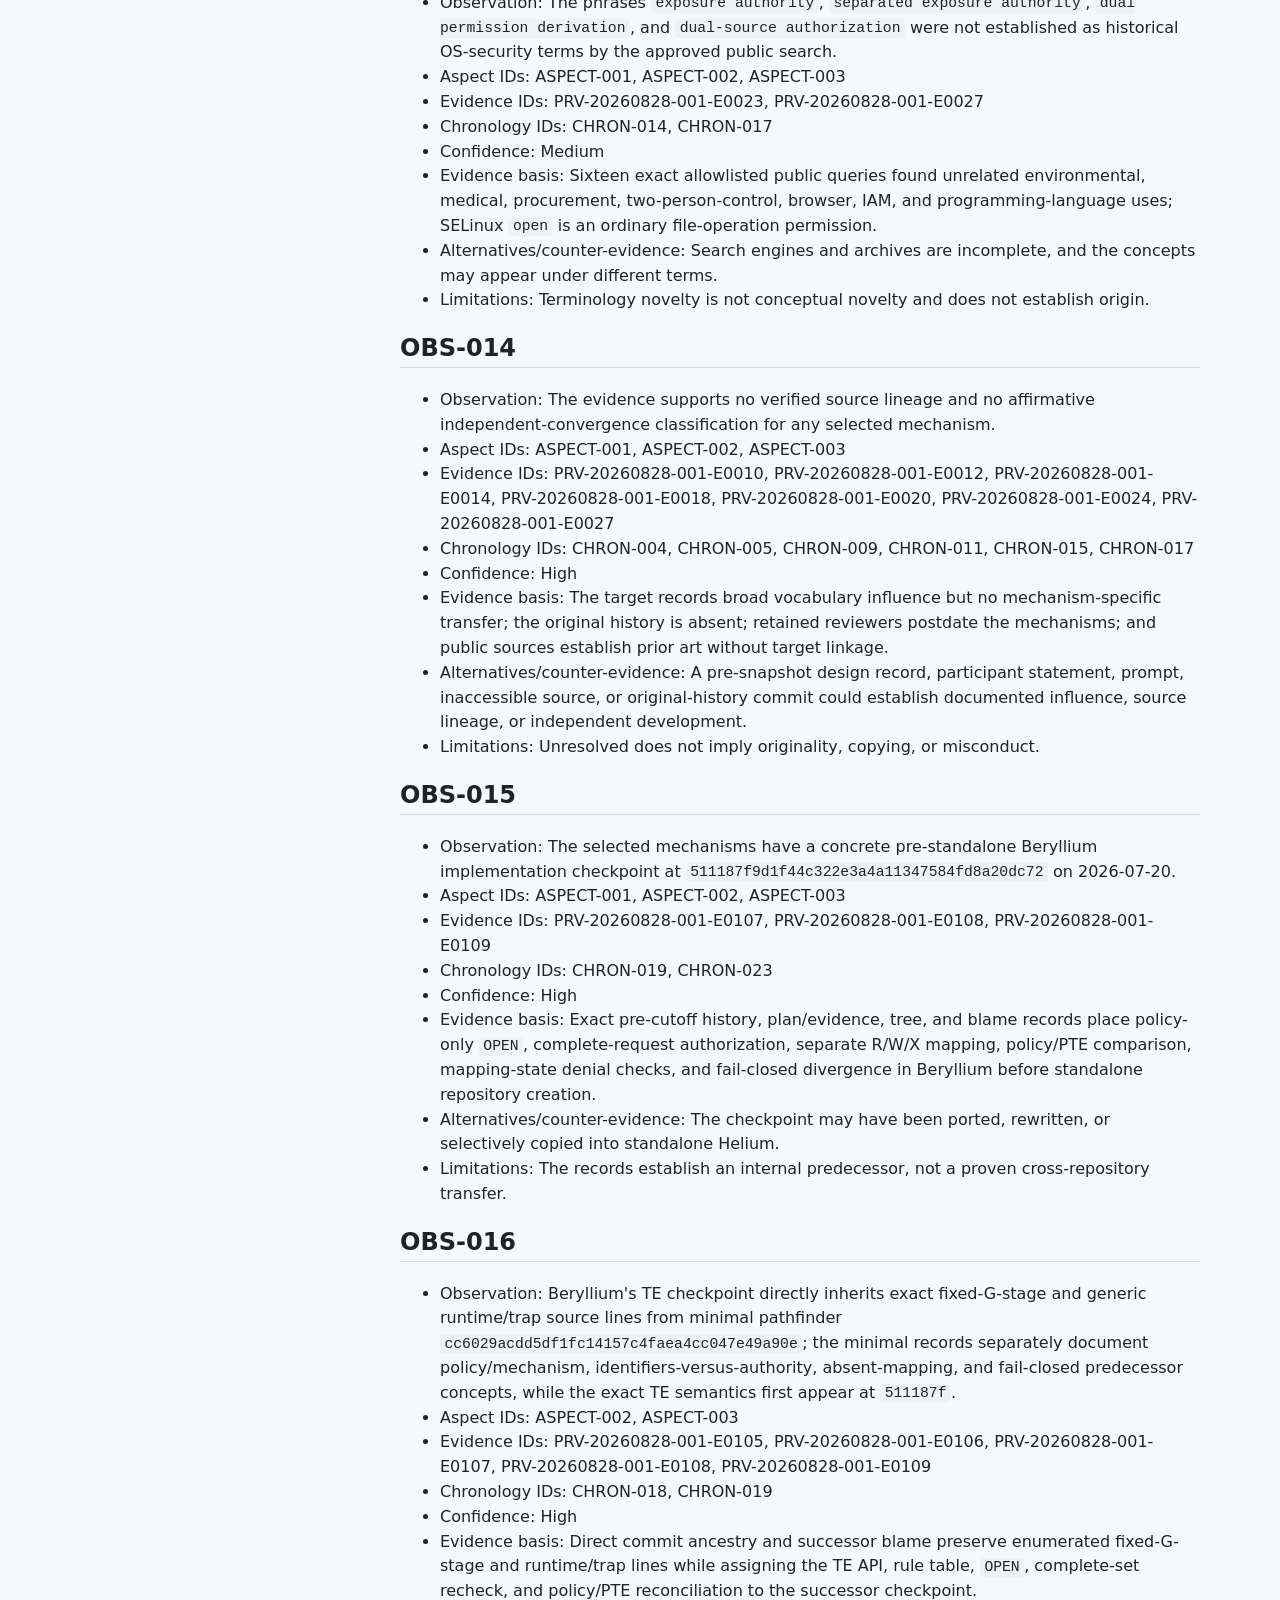
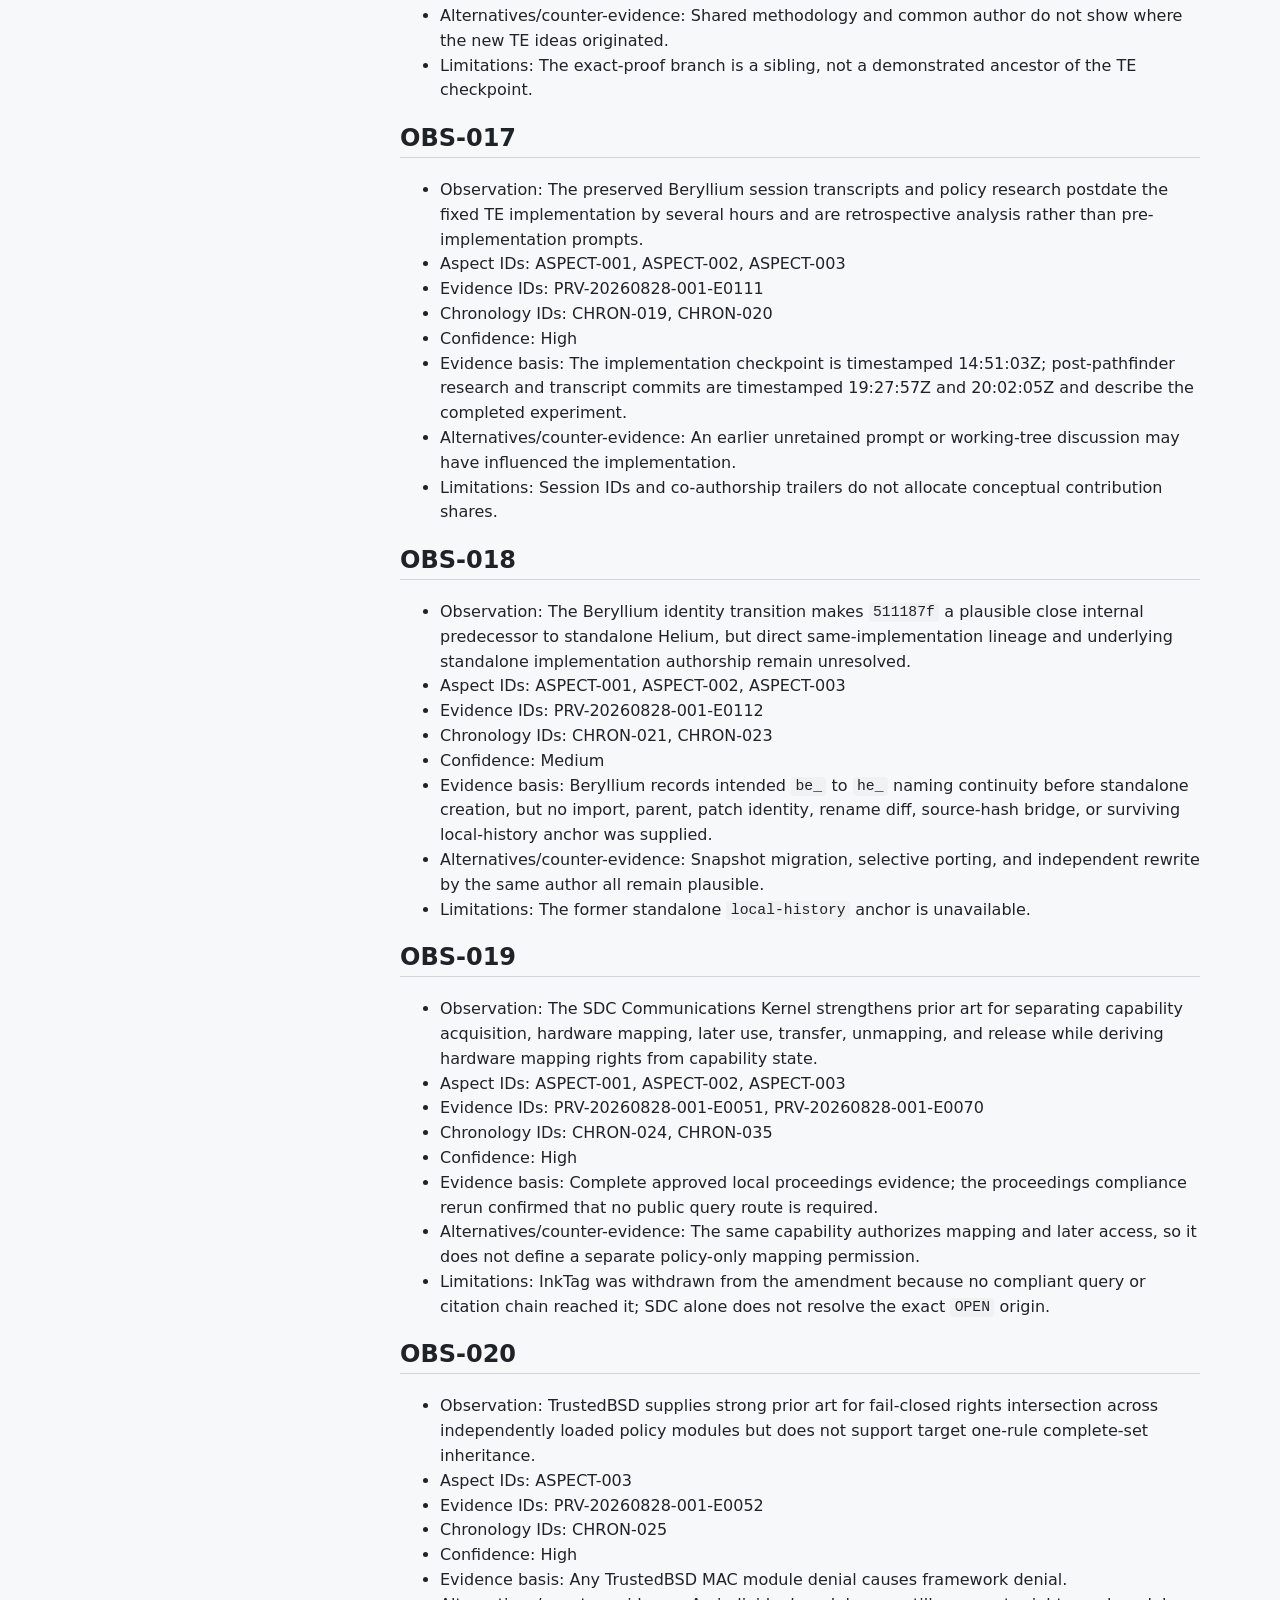
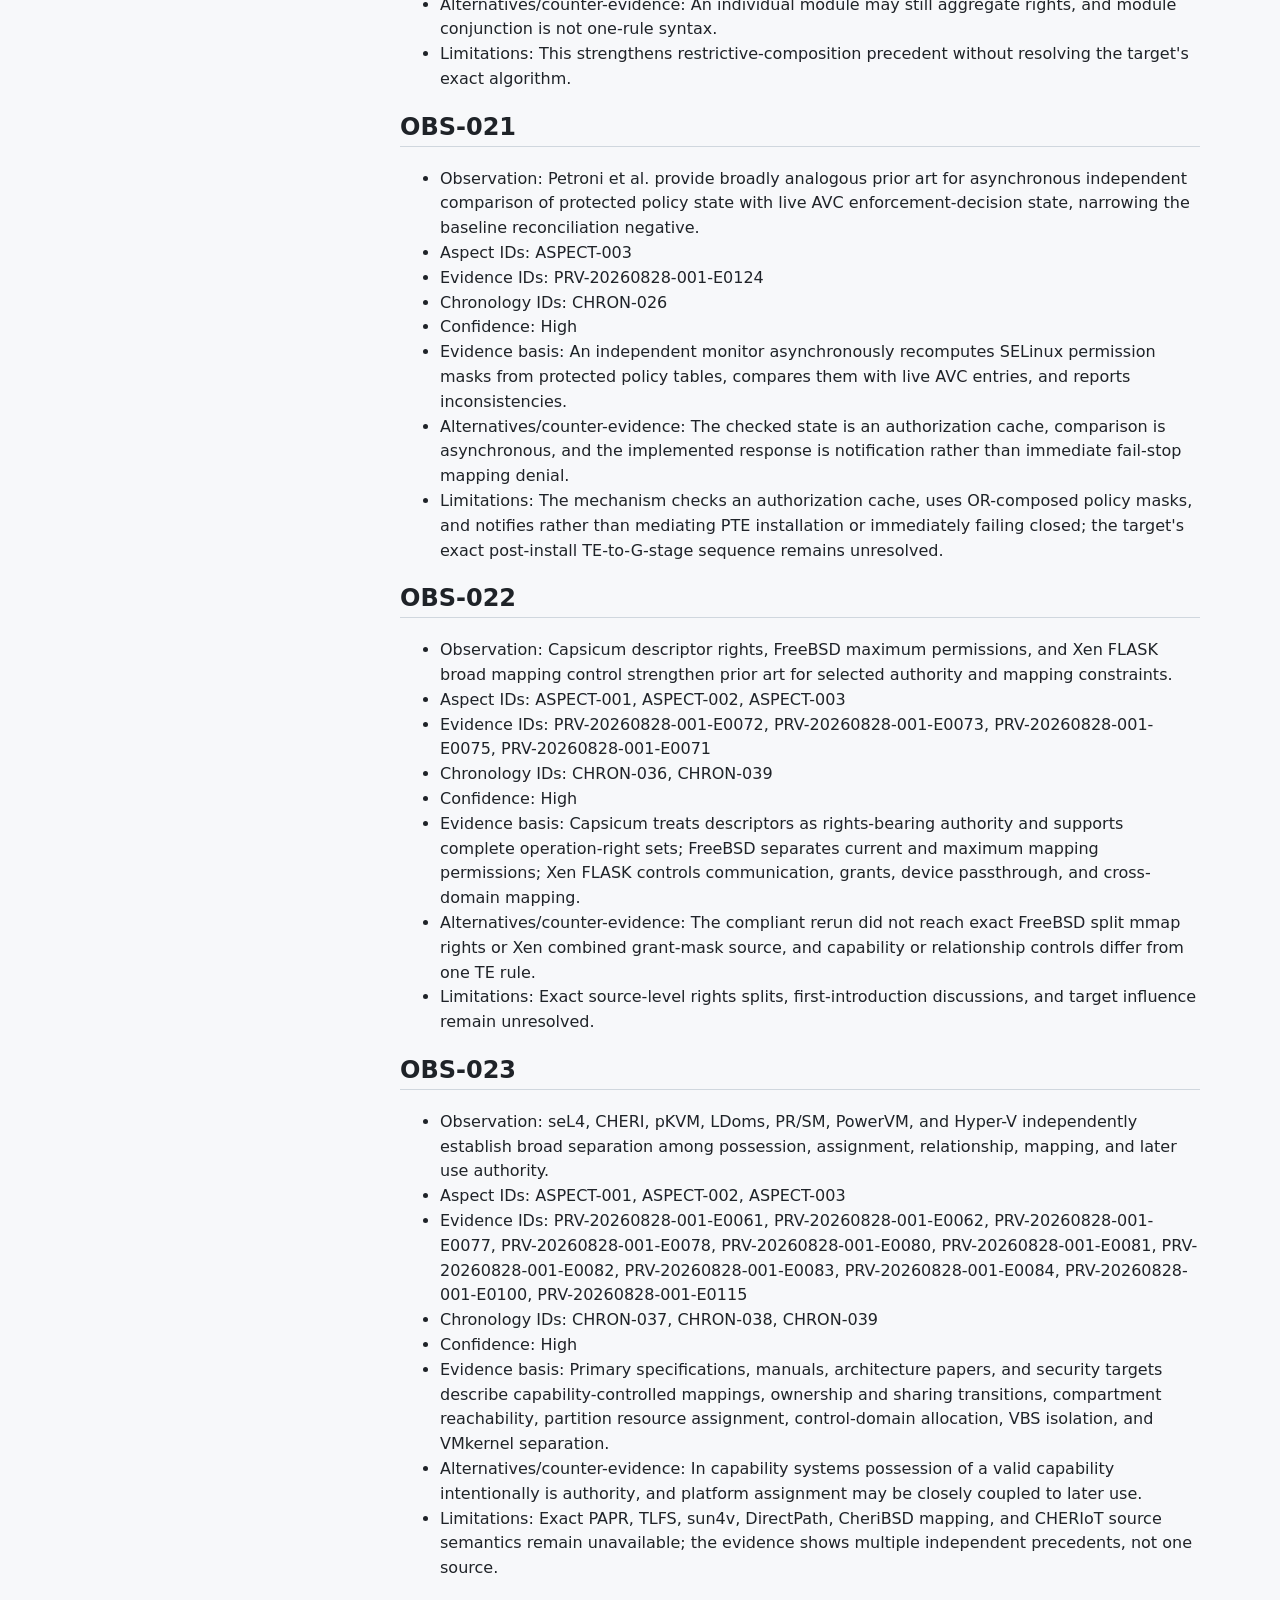
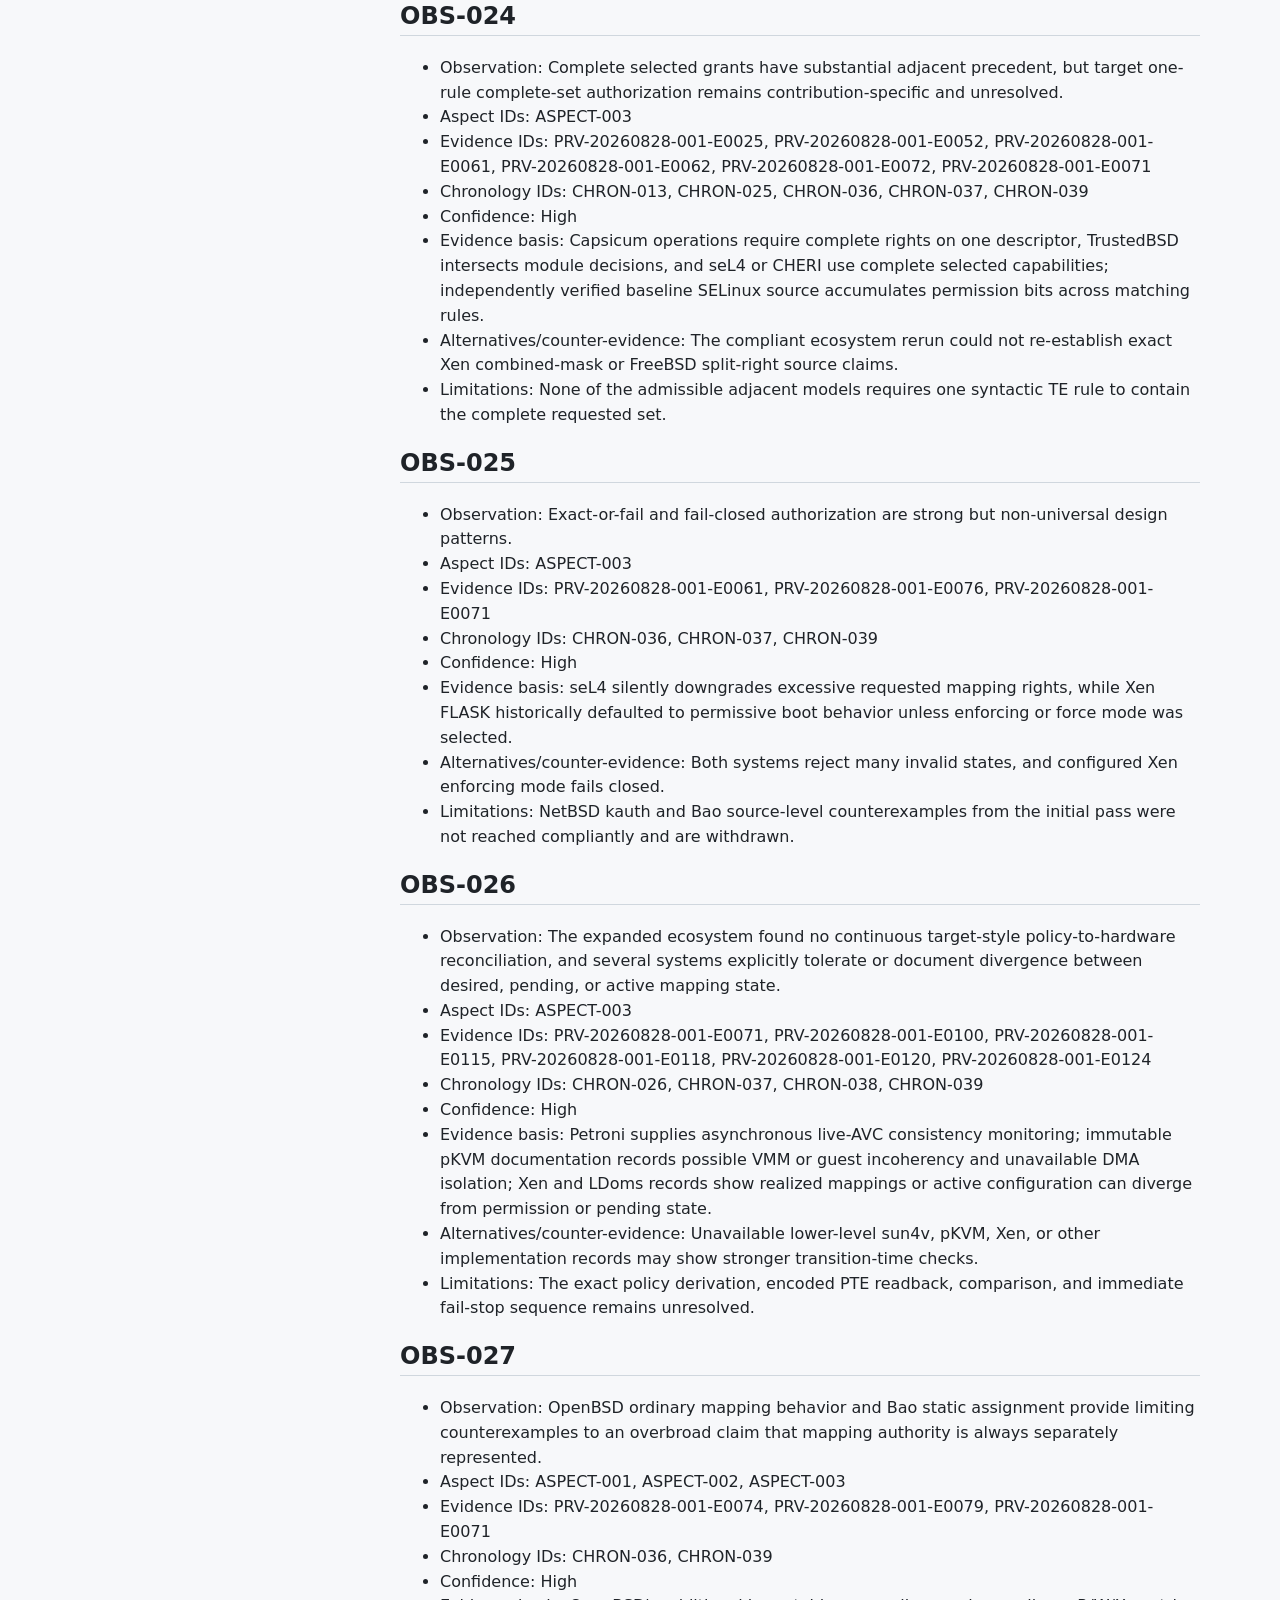
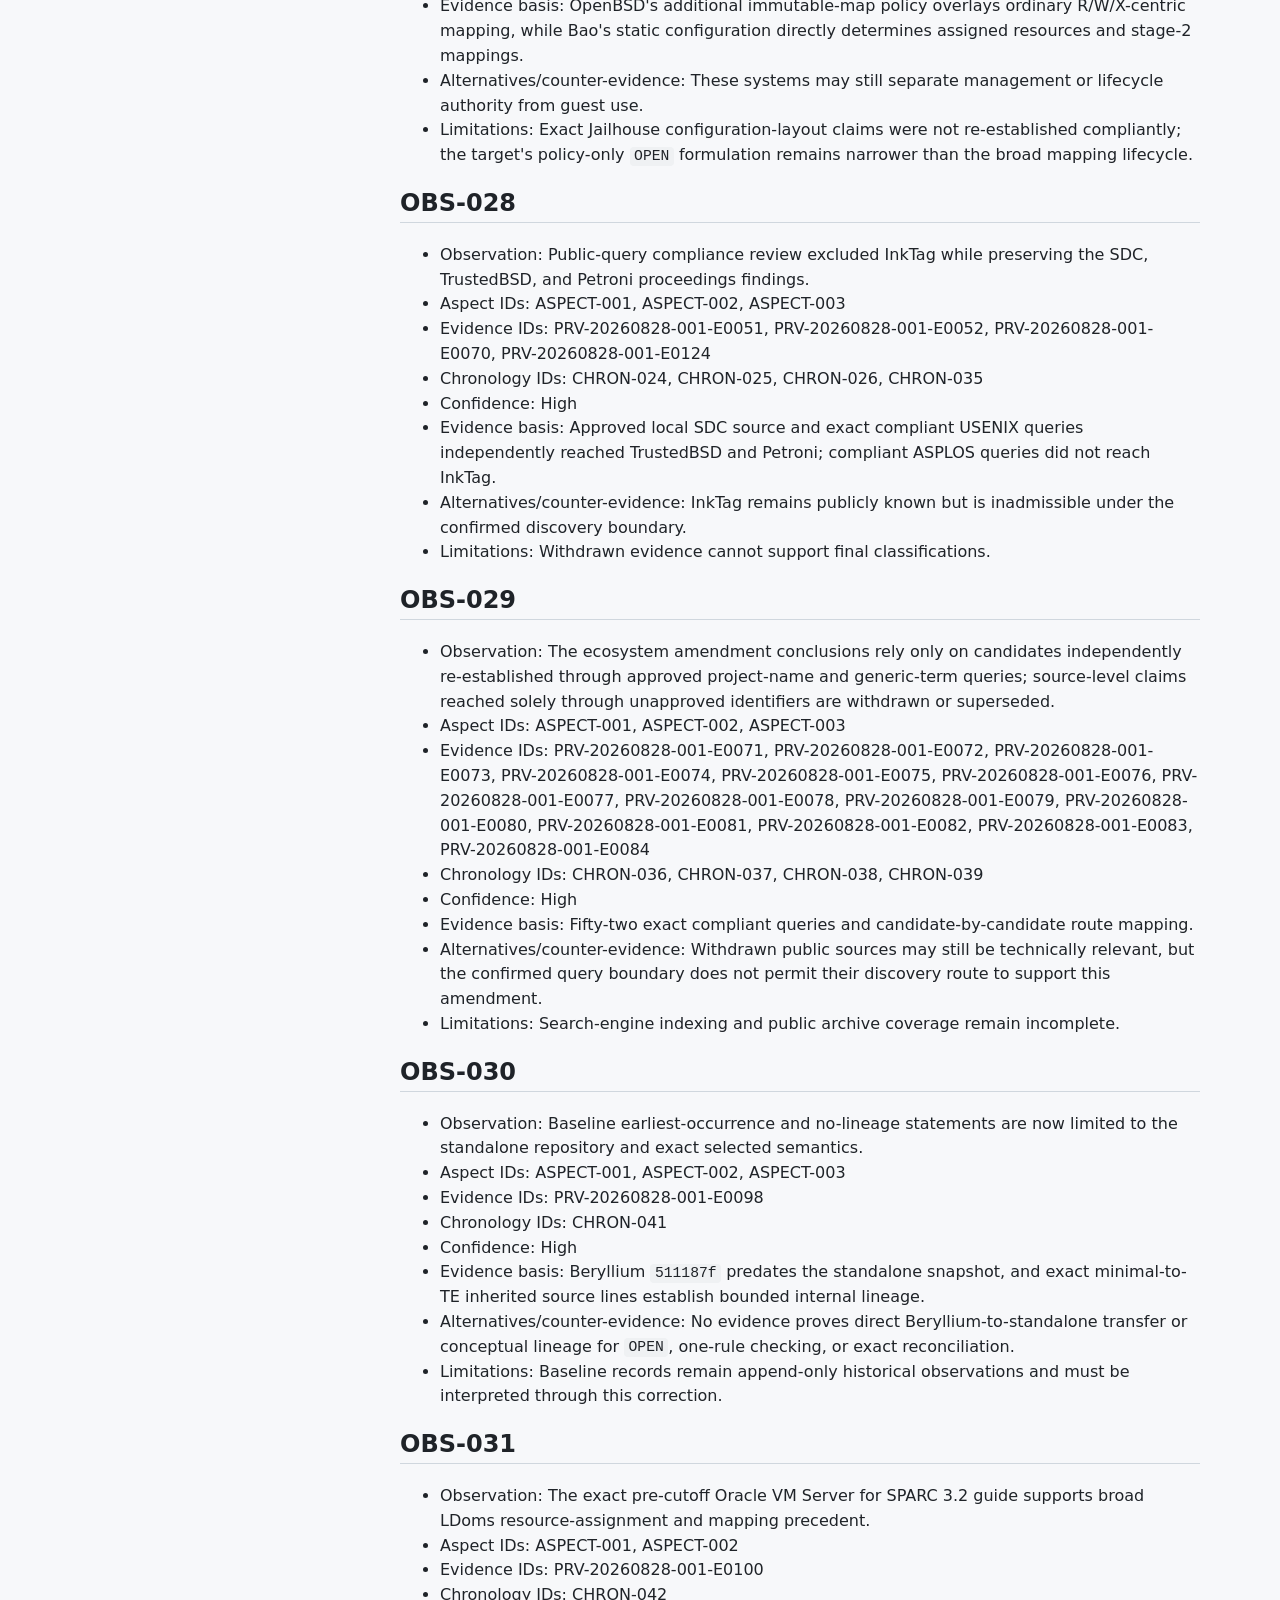
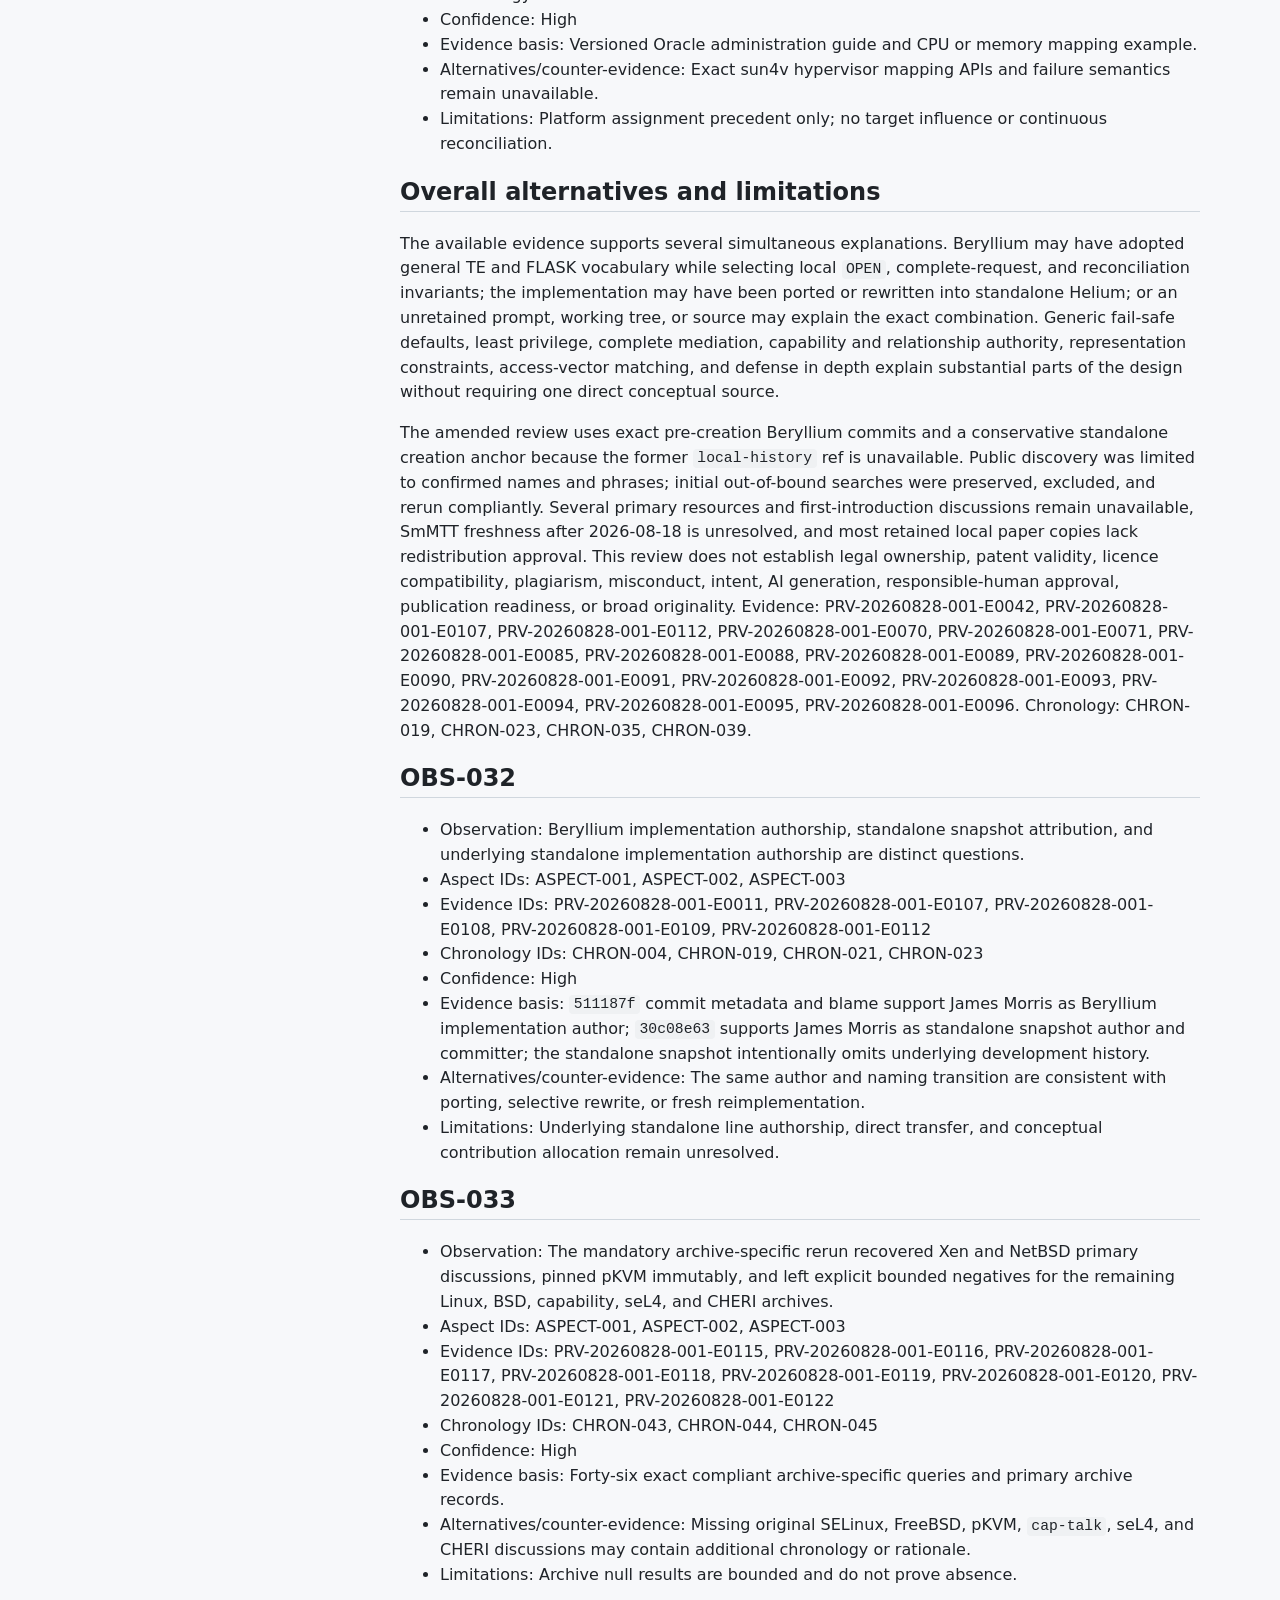
<file: reviews/PRV-20260828-001-helium-te-security-architecture/html/report.html>
<!doctype html>
<html lang="en">
<head>
  <meta charset="utf-8">
  <meta name="viewport" content="width=device-width, initial-scale=1">
  <title>Helium TE PoC security architecture provenance - Report | PRV-20260828-001-helium-te-security-architecture</title>
  <link rel="stylesheet" href="site.css">
</head>
<body>
  <a class="skip-link" href="#main-content">Skip to main content</a>
  <header class="site-header">
    <strong>PRV-20260828-001-helium-te-security-architecture</strong>
    <p>This HTML is a supplementary local view. The Markdown review package remains normative.</p>
  </header>
  <nav class="package-nav" aria-label="Review package"><ul><li><a href="./index.html">Index</a></li><li><a href="./HANDOFF.html">Handoff</a></li><li><a href="./prior-art-summary.html">Prior Art Summary</a></li><li><a href="./source-scope-summary.html">Source Scope Summary</a></li><li><a href="./report.html" aria-current="page">Report</a></li><li><a href="./attribution.html">Attribution</a></li><li><a href="./publication-checklist.html">Publication Checklist</a></li><li><a href="./scope.html">Scope</a></li><li><a href="./aspect-map.html">Aspect Map</a></li><li><a href="./chronology.html">Chronology</a></li><li><a href="./evidence-ledger.html">Evidence Ledger</a></li><li><a href="./search-log.html">Search Log</a></li><li><a href="./inaccessible-resources.html">Inaccessible Resources</a></li></ul></nav>
    <main id="main-content" tabindex="-1">
    <nav class="toc" aria-labelledby="toc-title"><h2 id="toc-title">On this page</h2><ol><li class="toc-level-1"><a href="#helium-te-poc-security-architecture-provenance-report">Helium TE PoC security architecture provenance - Report</a></li><li class="toc-level-2"><a href="#executive-summary">Executive summary</a></li><li class="toc-level-2"><a href="#obs-001">OBS-001</a></li><li class="toc-level-2"><a href="#obs-002">OBS-002</a></li><li class="toc-level-2"><a href="#obs-003">OBS-003</a></li><li class="toc-level-2"><a href="#obs-004">OBS-004</a></li><li class="toc-level-2"><a href="#obs-005">OBS-005</a></li><li class="toc-level-2"><a href="#obs-006">OBS-006</a></li><li class="toc-level-2"><a href="#obs-007">OBS-007</a></li><li class="toc-level-2"><a href="#obs-008">OBS-008</a></li><li class="toc-level-2"><a href="#obs-009">OBS-009</a></li><li class="toc-level-2"><a href="#obs-010">OBS-010</a></li><li class="toc-level-2"><a href="#obs-011">OBS-011</a></li><li class="toc-level-2"><a href="#obs-012">OBS-012</a></li><li class="toc-level-2"><a href="#obs-013">OBS-013</a></li><li class="toc-level-2"><a href="#obs-014">OBS-014</a></li><li class="toc-level-2"><a href="#obs-015">OBS-015</a></li><li class="toc-level-2"><a href="#obs-016">OBS-016</a></li><li class="toc-level-2"><a href="#obs-017">OBS-017</a></li><li class="toc-level-2"><a href="#obs-018">OBS-018</a></li><li class="toc-level-2"><a href="#obs-019">OBS-019</a></li><li class="toc-level-2"><a href="#obs-020">OBS-020</a></li><li class="toc-level-2"><a href="#obs-021">OBS-021</a></li><li class="toc-level-2"><a href="#obs-022">OBS-022</a></li><li class="toc-level-2"><a href="#obs-023">OBS-023</a></li><li class="toc-level-2"><a href="#obs-024">OBS-024</a></li><li class="toc-level-2"><a href="#obs-025">OBS-025</a></li><li class="toc-level-2"><a href="#obs-026">OBS-026</a></li><li class="toc-level-2"><a href="#obs-027">OBS-027</a></li><li class="toc-level-2"><a href="#obs-028">OBS-028</a></li><li class="toc-level-2"><a href="#obs-029">OBS-029</a></li><li class="toc-level-2"><a href="#obs-030">OBS-030</a></li><li class="toc-level-2"><a href="#obs-031">OBS-031</a></li><li class="toc-level-2"><a href="#overall-alternatives-and-limitations">Overall alternatives and limitations</a></li><li class="toc-level-2"><a href="#obs-032">OBS-032</a></li><li class="toc-level-2"><a href="#obs-033">OBS-033</a></li><li class="toc-level-2"><a href="#obs-034">OBS-034</a></li></ol></nav>
    <article aria-label="Helium TE PoC security architecture provenance - Report">
<h1 id="helium-te-poc-security-architecture-provenance-report">Helium TE PoC security architecture provenance - Report</h1>
<p>Review ID: <code>PRV-20260828-001</code> Short name: <code>helium-te-security-architecture</code> Distribution: <code>private</code> Intended distribution: <code>public-candidate</code> Created: <code>2026-08-28</code> Status: <code>Complete</code></p>
<h2 id="executive-summary">Executive summary</h2>
<p>The selected mechanisms have a concrete pre-standalone Beryllium history. Commit <code>511187f9d1f44c322e3a4a11347584fd8a20dc72</code> on 2026-07-20 is the earliest supported implementation of policy-only <code>OPEN</code>, separate R/W/X derivation, one-rule complete-request authorization, G-stage rejection of <code>OPEN</code>, policy/PTE comparison, mapping-state denial checks, and fail-closed divergence. It directly descends from minimal pathfinder <code>cc6029acdd5df1fc14157c4faea4cc047e49a90e</code>. Exact blame verifies inherited fixed Sv39x4, address/path validation, table initialization, root encoding, and generic runtime/trap lines; the minimal plan and evidence separately document policy/mechanism, identifiers-versus-authority, absent-mapping, and fail-closed predecessor concepts. The evidence does not prove that this checkpoint was directly imported into the standalone repository; snapshot migration, selective porting, and independent rewrite by the same author remain plausible. Evidence: PRV-20260828-001-E0105, PRV-20260828-001-E0106, PRV-20260828-001-E0107, PRV-20260828-001-E0108, PRV-20260828-001-E0109, PRV-20260828-001-E0112. Chronology: CHRON-018, CHRON-019, CHRON-021, CHRON-023.</p>
<p>The expanded primary-source pass covered the confirmed USENIX, ACM, IEEE, NCSC/NISSC, BSD, Linux, Xen, seL4, CHERI, static-partitioner, and industry hypervisor landscapes. It substantially strengthens prior art for capability or policy-controlled mapping, relationship and use separation, complete selected grants, policy-derived enforcement, and fail-closed isolation. Load-bearing additions include the SDC Communications Kernel, TrustedBSD MAC, Petroni&#x27;s independent asynchronous SELinux authorization-state monitor, Capsicum, FreeBSD/NetBSD maximum permissions, Xen FLASK, pKVM, seL4, CHERI, LDoms, PR/SM, VBS, and ESXi. Petroni narrows the earlier negative by providing broadly analogous policy-versus-live-AVC consistency monitoring, but not the target&#x27;s exact PTE readback, admission control, or immediate fail-stop sequence. Evidence: PRV-20260828-001-E0051, PRV-20260828-001-E0052, PRV-20260828-001-E0124, PRV-20260828-001-E0056, PRV-20260828-001-E0061, PRV-20260828-001-E0062, PRV-20260828-001-E0072, PRV-20260828-001-E0073, PRV-20260828-001-E0075, PRV-20260828-001-E0080, PRV-20260828-001-E0083, PRV-20260828-001-E0084, PRV-20260828-001-E0100, PRV-20260828-001-E0115. Chronology: CHRON-024, CHRON-025, CHRON-026, CHRON-036, CHRON-037, CHRON-038.</p>
<p>The final determinations remain contribution-specific: verified source lineage for generic minimal-pathfinder scaffolding into the Beryllium TE checkpoint; documented Flask/SELinux/XSM influence on TE framing and vocabulary; strong prior-art relationships for policy-gated mapping, separated relationship or reachability authority, broad complete-grant models, and policy-derived fail-closed enforcement; and unresolved origin for the exact policy-only <code>OPEN</code> representation, one-rule TE non-composition, direct Beryllium-to- standalone transfer, and post-install TE-to-G-stage readback with immediate terminal divergence handling. No affirmative independent-convergence evidence was found. Evidence: PRV-20260828-001-E0110, PRV-20260828-001-E0112, PRV-20260828-001-E0070, PRV-20260828-001-E0124, PRV-20260828-001-E0071. Chronology: CHRON-019, CHRON-023, CHRON-026, CHRON-035, CHRON-039, CHRON-046.</p>
<h2 id="obs-001">OBS-001</h2>
<ul><li>Observation: At package creation on 2026-08-28, the private draft existed and analysis had not started.</li><li>Aspect IDs: ASPECT-001</li><li>Evidence IDs: PRV-20260828-001-E0001</li><li>Chronology IDs: CHRON-001</li><li>Confidence: Low</li><li>Evidence basis: Repository-generated administrative metadata only.</li><li>Alternatives/counter-evidence: The scope may change or the review may not proceed.</li><li>Limitations: Historical initialization record only; OBS-002 through OBS-014 contain the completed assessment.</li></ul>
<h2 id="obs-002">OBS-002</h2>
<ul><li>Observation: The permitted <code>for-review</code> ancestry contains 19 commits and begins with an external-review landing page followed by a sanitized source snapshot that explicitly omits internal development history.</li><li>Aspect IDs: ASPECT-001, ASPECT-002, ASPECT-003</li><li>Evidence IDs: PRV-20260828-001-E0010</li><li>Chronology IDs: CHRON-003, CHRON-004</li><li>Confidence: High</li><li>Evidence basis: Complete isolated ancestor log and the snapshot commit message.</li><li>Alternatives/counter-evidence: The original implementation may predate the sanitized branch and may have different authorship, terminology, or source records.</li><li>Limitations: The earliest supported repository occurrence is not an original creation date.</li></ul>
<h2 id="obs-003">OBS-003</h2>
<ul><li>Observation: Every selected mechanism is present at snapshot commit <code>30c08e6345f6f0f2e0a716937d3cde6c8ed778c5</code>, and frozen-revision blame attributes the selected implementation and core explanatory documentation to that commit.</li><li>Aspect IDs: ASPECT-001, ASPECT-002, ASPECT-003</li><li>Evidence IDs: PRV-20260828-001-E0010, PRV-20260828-001-E0011</li><li>Chronology IDs: CHRON-004</li><li>Confidence: High</li><li>Evidence basis: Isolated blame for the TE interface and mechanism, fixed policy, runtime, G-stage implementation, and maintained concept, architecture, and security documentation.</li><li>Alternatives/counter-evidence: Snapshot import can preserve content authored earlier by the same or other contributors; Git attribution does not establish conceptual origin.</li><li>Limitations: No pre-snapshot commit or authorship chain is available within scope.</li></ul>
<h2 id="obs-004">OBS-004</h2>
<ul><li>Observation: Target records attribute the sanitized implementation to James Morris as Git author and committer and disclose a Copilot co-authorship trailer, but they do not establish conceptual authorship or completed responsible-human approval.</li><li>Aspect IDs: ASPECT-001, ASPECT-002, ASPECT-003</li><li>Evidence IDs: PRV-20260828-001-E0011, PRV-20260828-001-E0015</li><li>Chronology IDs: CHRON-004, CHRON-006</li><li>Confidence: High</li><li>Evidence basis: Isolated commit/blame metadata and target handoff statements.</li><li>Alternatives/counter-evidence: Earlier human or automated contributions may exist outside the sanitized history; the trailer does not allocate contribution by mechanism.</li><li>Limitations: No PR review, H6 exact-source review, H7 approval, or original design record is available in the permitted evidence.</li></ul>
<h2 id="obs-005">OBS-005</h2>
<ul><li>Observation: The target explicitly documents FLASK and SELinux influence on the source-type, target-type, object-class, and permission vocabulary and cites XSM/FLASK as hypervisor prior art.</li><li>Aspect IDs: ASPECT-001, ASPECT-002, ASPECT-003</li><li>Evidence IDs: PRV-20260828-001-E0012, PRV-20260828-001-E0013</li><li>Chronology IDs: CHRON-004</li><li>Confidence: High</li><li>Evidence basis: Frozen maintained policy-model documentation and target bibliography.</li><li>Alternatives/counter-evidence: The target wording may describe analogy or vocabulary adoption rather than transfer of the selected algorithms. It expressly disclaims being SELinux, XSM, or FLASK.</li><li>Limitations: No target record attributes <code>OPEN</code>, the exposure/use split, complete-request non-composition, per-bit-plus-combined authorization, TE-to-G-stage reconciliation, or denial-plus-absence to those systems.</li></ul>
<h2 id="obs-006">OBS-006</h2>
<ul><li>Observation: All five retained agent security reviews postdate the selected mechanisms and are explicitly connected only to adjacent remediation work, not to introduction of ASPECT-001 through ASPECT-003.</li><li>Aspect IDs: ASPECT-001, ASPECT-002, ASPECT-003</li><li>Evidence IDs: PRV-20260828-001-E0014, PRV-20260828-001-E0015</li><li>Chronology IDs: CHRON-005, CHRON-006</li><li>Confidence: High</li><li>Evidence basis: Review integration commit chronology, frozen blame, and the maintained remediation handoff identifying unchanged retained packages and fixed policy.</li><li>Alternatives/counter-evidence: A pre-snapshot review, prompt, or discussion outside the sanitized ancestry could still have influenced the original implementation.</li><li>Limitations: Several retained packages have incomplete or conflicting self-reported baseline or model metadata.</li></ul>
<h2 id="obs-007">OBS-007</h2>
<ul><li>Observation: Internal evidence supports documented influence only for the general TE tuple and vocabulary. Conceptual origin remains unresolved for policy-only <code>OPEN</code>, separated exposure authority, per-bit-plus-combined authorization, policy-to-hardware reconciliation, and denial-plus-absent-mapping.</li><li>Aspect IDs: ASPECT-001, ASPECT-002, ASPECT-003</li><li>Evidence IDs: PRV-20260828-001-E0010, PRV-20260828-001-E0012, PRV-20260828-001-E0013, PRV-20260828-001-E0014, PRV-20260828-001-E0015</li><li>Chronology IDs: CHRON-004, CHRON-005, CHRON-006</li><li>Confidence: High</li><li>Evidence basis: Explicit target source statements, complete permitted chronology, review postdating, and absence of a mechanism-specific source record.</li><li>Alternatives/counter-evidence: Generic fail-safe defaults, least privilege, complete mediation, hardware representation constraints, ordinary exact-key/subset authorization, defense in depth, or an unavailable earlier source may explain the design.</li><li>Limitations: This observation records the internal-lineage stage. Completed external comparison appears in OBS-008 through OBS-014; absence of a target record remains insufficient to prove independent creation.</li></ul>
<h2 id="obs-008">OBS-008</h2>
<ul><li>Observation: Policy-gated mapping or relationship creation separate from later data access substantially predates the target.</li><li>Aspect IDs: ASPECT-001</li><li>Evidence IDs: PRV-20260828-001-E0018, PRV-20260828-001-E0020, PRV-20260828-001-E0024</li><li>Chronology IDs: CHRON-009, CHRON-011, CHRON-015</li><li>Confidence: High</li><li>Evidence basis: DTMach permits mapping-purpose use distinct from other port operations; Flask separately controls connections and references usable for mapping or export; SELinux added a distinct <code>map</code> permission before <code>mmap</code>.</li><li>Alternatives/counter-evidence: These systems use Mach relationships, Flask reference controls, or Linux file mappings rather than a TE permission named <code>OPEN</code> that is excluded from a second-stage PTE.</li><li>Limitations: Strong prior art does not establish target influence or derivation. The exact target name and representation remain unresolved.</li></ul>
<h2 id="obs-009">OBS-009</h2>
<ul><li>Observation: Separating reachability, possession, preparation, or mapping authority from subsequent operation authority is established prior art.</li><li>Aspect IDs: ASPECT-002</li><li>Evidence IDs: PRV-20260828-001-E0017, PRV-20260828-001-E0018, PRV-20260828-001-E0020, PRV-20260828-001-E0024</li><li>Chronology IDs: CHRON-008, CHRON-009, CHRON-011, CHRON-015</li><li>Confidence: High</li><li>Evidence basis: Kain-Landwehr separates preparation from use; DTMach separates port-right possession, transfer, mapping, and other operations; Flask and SELinux provide distinct relationship or mapping checks.</li><li>Alternatives/counter-evidence: Pure capability systems may intentionally make possession itself sufficient authority, and none of these sources requires the target&#x27;s exact combination of policy denial and absent mapping.</li><li>Limitations: The target&#x27;s two-part denial invariant is best treated as adjacent defense-in-depth precedent with unresolved specific origin.</li></ul>
<h2 id="obs-010">OBS-010</h2>
<ul><li>Observation: Deriving policy rights into MMU or layered hardware enforcement and failing closed on denied or malformed states also predates the target.</li><li>Aspect IDs: ASPECT-003</li><li>Evidence IDs: PRV-20260828-001-E0016, PRV-20260828-001-E0019, PRV-20260828-001-E0021, PRV-20260828-001-E0026</li><li>Chronology IDs: CHRON-007, CHRON-010, CHRON-012, CHRON-016</li><li>Confidence: High</li><li>Evidence basis: Foundational Type Enforcement narrows rights before MMU loading; DTOS blocks on unavailable current decisions; LOCK computes rights for MMU enforcement; SmMTT conjunctively checks protection layers and faults on invalid or denied states.</li><li>Alternatives/counter-evidence: The prior systems trust translation or combine distinct mechanisms; they do not demonstrate the target&#x27;s independent policy-versus-hardware readback comparison.</li><li>Limitations: Supports a strong prior-art relationship for the broad derivation and fail-closed shape, not verified lineage for the exact algorithm.</li></ul>
<h2 id="obs-011">OBS-011</h2>
<ul><li>Observation: The hypothesis that target one-rule non-composition was inherited from SELinux is contradicted by primary SELinuxProject source.</li><li>Aspect IDs: ASPECT-003</li><li>Evidence IDs: PRV-20260828-001-E0022, PRV-20260828-001-E0025</li><li>Chronology IDs: CHRON-013, CHRON-017</li><li>Confidence: High</li><li>Evidence basis: Policy Machine shows union within a policy class, and <code>libsepol</code> accumulates ordinary matching SELinux allow-rule permission masks with bitwise OR.</li><li>Alternatives/counter-evidence: The target may have selected one-rule coverage independently, from another source, or as a local anti-composition invariant.</li><li>Limitations: Compiler rule expansion does not prove every SELinux runtime detail, but it directly defeats the proposed single-rule inheritance claim.</li></ul>
<h2 id="obs-012">OBS-012</h2>
<ul><li>Observation: No inspected primary source matches the target&#x27;s complete runtime sequence of policy derivation, hardware permission encoding, independent hardware-state inspection, comparison, and terminal failure on divergence.</li><li>Aspect IDs: ASPECT-003</li><li>Evidence IDs: PRV-20260828-001-E0019, PRV-20260828-001-E0021, PRV-20260828-001-E0026, PRV-20260828-001-E0027, PRV-20260828-001-E0030</li><li>Chronology IDs: CHRON-010, CHRON-012, CHRON-016, CHRON-017</li><li>Confidence: Medium</li><li>Evidence basis: DTOS, LOCK, and SmMTT cover policy decisions, translation, layered enforcement, or fail-closed faults but not independent runtime readback; exact public queries found no closer source.</li><li>Alternatives/counter-evidence: The unavailable SAT design report, restricted DTOS specifications, lower-level implementation records, or alternate terminology may contain a closer mechanism.</li><li>Limitations: This is a bounded negative result, so the exact reconciliation origin remains unresolved rather than unique.</li></ul>
<h2 id="obs-013">OBS-013</h2>
<ul><li>Observation: The phrases <code>exposure authority</code>, <code>separated exposure authority</code>, <code>dual permission derivation</code>, and <code>dual-source authorization</code> were not established as historical OS-security terms by the approved public search.</li><li>Aspect IDs: ASPECT-001, ASPECT-002, ASPECT-003</li><li>Evidence IDs: PRV-20260828-001-E0023, PRV-20260828-001-E0027</li><li>Chronology IDs: CHRON-014, CHRON-017</li><li>Confidence: Medium</li><li>Evidence basis: Sixteen exact allowlisted public queries found unrelated environmental, medical, procurement, two-person-control, browser, IAM, and programming-language uses; SELinux <code>open</code> is an ordinary file-operation permission.</li><li>Alternatives/counter-evidence: Search engines and archives are incomplete, and the concepts may appear under different terms.</li><li>Limitations: Terminology novelty is not conceptual novelty and does not establish origin.</li></ul>
<h2 id="obs-014">OBS-014</h2>
<ul><li>Observation: The evidence supports no verified source lineage and no affirmative independent-convergence classification for any selected mechanism.</li><li>Aspect IDs: ASPECT-001, ASPECT-002, ASPECT-003</li><li>Evidence IDs: PRV-20260828-001-E0010, PRV-20260828-001-E0012, PRV-20260828-001-E0014, PRV-20260828-001-E0018, PRV-20260828-001-E0020, PRV-20260828-001-E0024, PRV-20260828-001-E0027</li><li>Chronology IDs: CHRON-004, CHRON-005, CHRON-009, CHRON-011, CHRON-015, CHRON-017</li><li>Confidence: High</li><li>Evidence basis: The target records broad vocabulary influence but no mechanism-specific transfer; the original history is absent; retained reviewers postdate the mechanisms; and public sources establish prior art without target linkage.</li><li>Alternatives/counter-evidence: A pre-snapshot design record, participant statement, prompt, inaccessible source, or original-history commit could establish documented influence, source lineage, or independent development.</li><li>Limitations: Unresolved does not imply originality, copying, or misconduct.</li></ul>
<h2 id="obs-015">OBS-015</h2>
<ul><li>Observation: The selected mechanisms have a concrete pre-standalone Beryllium implementation checkpoint at <code>511187f9d1f44c322e3a4a11347584fd8a20dc72</code> on 2026-07-20.</li><li>Aspect IDs: ASPECT-001, ASPECT-002, ASPECT-003</li><li>Evidence IDs: PRV-20260828-001-E0107, PRV-20260828-001-E0108, PRV-20260828-001-E0109</li><li>Chronology IDs: CHRON-019, CHRON-023</li><li>Confidence: High</li><li>Evidence basis: Exact pre-cutoff history, plan/evidence, tree, and blame records place policy-only <code>OPEN</code>, complete-request authorization, separate R/W/X mapping, policy/PTE comparison, mapping-state denial checks, and fail-closed divergence in Beryllium before standalone repository creation.</li><li>Alternatives/counter-evidence: The checkpoint may have been ported, rewritten, or selectively copied into standalone Helium.</li><li>Limitations: The records establish an internal predecessor, not a proven cross-repository transfer.</li></ul>
<h2 id="obs-016">OBS-016</h2>
<ul><li>Observation: Beryllium&#x27;s TE checkpoint directly inherits exact fixed-G-stage and generic runtime/trap source lines from minimal pathfinder <code>cc6029acdd5df1fc14157c4faea4cc047e49a90e</code>; the minimal records separately document policy/mechanism, identifiers-versus-authority, absent-mapping, and fail-closed predecessor concepts, while the exact TE semantics first appear at <code>511187f</code>.</li><li>Aspect IDs: ASPECT-002, ASPECT-003</li><li>Evidence IDs: PRV-20260828-001-E0105, PRV-20260828-001-E0106, PRV-20260828-001-E0107, PRV-20260828-001-E0108, PRV-20260828-001-E0109</li><li>Chronology IDs: CHRON-018, CHRON-019</li><li>Confidence: High</li><li>Evidence basis: Direct commit ancestry and successor blame preserve enumerated fixed-G-stage and runtime/trap lines while assigning the TE API, rule table, <code>OPEN</code>, complete-set recheck, and policy/PTE reconciliation to the successor checkpoint.</li><li>Alternatives/counter-evidence: Shared methodology and common author do not show where the new TE ideas originated.</li><li>Limitations: The exact-proof branch is a sibling, not a demonstrated ancestor of the TE checkpoint.</li></ul>
<h2 id="obs-017">OBS-017</h2>
<ul><li>Observation: The preserved Beryllium session transcripts and policy research postdate the fixed TE implementation by several hours and are retrospective analysis rather than pre-implementation prompts.</li><li>Aspect IDs: ASPECT-001, ASPECT-002, ASPECT-003</li><li>Evidence IDs: PRV-20260828-001-E0111</li><li>Chronology IDs: CHRON-019, CHRON-020</li><li>Confidence: High</li><li>Evidence basis: The implementation checkpoint is timestamped 14:51:03Z; post-pathfinder research and transcript commits are timestamped 19:27:57Z and 20:02:05Z and describe the completed experiment.</li><li>Alternatives/counter-evidence: An earlier unretained prompt or working-tree discussion may have influenced the implementation.</li><li>Limitations: Session IDs and co-authorship trailers do not allocate conceptual contribution shares.</li></ul>
<h2 id="obs-018">OBS-018</h2>
<ul><li>Observation: The Beryllium identity transition makes <code>511187f</code> a plausible close internal predecessor to standalone Helium, but direct same-implementation lineage and underlying standalone implementation authorship remain unresolved.</li><li>Aspect IDs: ASPECT-001, ASPECT-002, ASPECT-003</li><li>Evidence IDs: PRV-20260828-001-E0112</li><li>Chronology IDs: CHRON-021, CHRON-023</li><li>Confidence: Medium</li><li>Evidence basis: Beryllium records intended <code>be_</code> to <code>he_</code> naming continuity before standalone creation, but no import, parent, patch identity, rename diff, source-hash bridge, or surviving local-history anchor was supplied.</li><li>Alternatives/counter-evidence: Snapshot migration, selective porting, and independent rewrite by the same author all remain plausible.</li><li>Limitations: The former standalone <code>local-history</code> anchor is unavailable.</li></ul>
<h2 id="obs-019">OBS-019</h2>
<ul><li>Observation: The SDC Communications Kernel strengthens prior art for separating capability acquisition, hardware mapping, later use, transfer, unmapping, and release while deriving hardware mapping rights from capability state.</li><li>Aspect IDs: ASPECT-001, ASPECT-002, ASPECT-003</li><li>Evidence IDs: PRV-20260828-001-E0051, PRV-20260828-001-E0070</li><li>Chronology IDs: CHRON-024, CHRON-035</li><li>Confidence: High</li><li>Evidence basis: Complete approved local proceedings evidence; the proceedings compliance rerun confirmed that no public query route is required.</li><li>Alternatives/counter-evidence: The same capability authorizes mapping and later access, so it does not define a separate policy-only mapping permission.</li><li>Limitations: InkTag was withdrawn from the amendment because no compliant query or citation chain reached it; SDC alone does not resolve the exact <code>OPEN</code> origin.</li></ul>
<h2 id="obs-020">OBS-020</h2>
<ul><li>Observation: TrustedBSD supplies strong prior art for fail-closed rights intersection across independently loaded policy modules but does not support target one-rule complete-set inheritance.</li><li>Aspect IDs: ASPECT-003</li><li>Evidence IDs: PRV-20260828-001-E0052</li><li>Chronology IDs: CHRON-025</li><li>Confidence: High</li><li>Evidence basis: Any TrustedBSD MAC module denial causes framework denial.</li><li>Alternatives/counter-evidence: An individual module may still aggregate rights, and module conjunction is not one-rule syntax.</li><li>Limitations: This strengthens restrictive-composition precedent without resolving the target&#x27;s exact algorithm.</li></ul>
<h2 id="obs-021">OBS-021</h2>
<ul><li>Observation: Petroni et al. provide broadly analogous prior art for asynchronous independent comparison of protected policy state with live AVC enforcement-decision state, narrowing the baseline reconciliation negative.</li><li>Aspect IDs: ASPECT-003</li><li>Evidence IDs: PRV-20260828-001-E0124</li><li>Chronology IDs: CHRON-026</li><li>Confidence: High</li><li>Evidence basis: An independent monitor asynchronously recomputes SELinux permission masks from protected policy tables, compares them with live AVC entries, and reports inconsistencies.</li><li>Alternatives/counter-evidence: The checked state is an authorization cache, comparison is asynchronous, and the implemented response is notification rather than immediate fail-stop mapping denial.</li><li>Limitations: The mechanism checks an authorization cache, uses OR-composed policy masks, and notifies rather than mediating PTE installation or immediately failing closed; the target&#x27;s exact post-install TE-to-G-stage sequence remains unresolved.</li></ul>
<h2 id="obs-022">OBS-022</h2>
<ul><li>Observation: Capsicum descriptor rights, FreeBSD maximum permissions, and Xen FLASK broad mapping control strengthen prior art for selected authority and mapping constraints.</li><li>Aspect IDs: ASPECT-001, ASPECT-002, ASPECT-003</li><li>Evidence IDs: PRV-20260828-001-E0072, PRV-20260828-001-E0073, PRV-20260828-001-E0075, PRV-20260828-001-E0071</li><li>Chronology IDs: CHRON-036, CHRON-039</li><li>Confidence: High</li><li>Evidence basis: Capsicum treats descriptors as rights-bearing authority and supports complete operation-right sets; FreeBSD separates current and maximum mapping permissions; Xen FLASK controls communication, grants, device passthrough, and cross-domain mapping.</li><li>Alternatives/counter-evidence: The compliant rerun did not reach exact FreeBSD split mmap rights or Xen combined grant-mask source, and capability or relationship controls differ from one TE rule.</li><li>Limitations: Exact source-level rights splits, first-introduction discussions, and target influence remain unresolved.</li></ul>
<h2 id="obs-023">OBS-023</h2>
<ul><li>Observation: seL4, CHERI, pKVM, LDoms, PR/SM, PowerVM, and Hyper-V independently establish broad separation among possession, assignment, relationship, mapping, and later use authority.</li><li>Aspect IDs: ASPECT-001, ASPECT-002, ASPECT-003</li><li>Evidence IDs: PRV-20260828-001-E0061, PRV-20260828-001-E0062, PRV-20260828-001-E0077, PRV-20260828-001-E0078, PRV-20260828-001-E0080, PRV-20260828-001-E0081, PRV-20260828-001-E0082, PRV-20260828-001-E0083, PRV-20260828-001-E0084, PRV-20260828-001-E0100, PRV-20260828-001-E0115</li><li>Chronology IDs: CHRON-037, CHRON-038, CHRON-039</li><li>Confidence: High</li><li>Evidence basis: Primary specifications, manuals, architecture papers, and security targets describe capability-controlled mappings, ownership and sharing transitions, compartment reachability, partition resource assignment, control-domain allocation, VBS isolation, and VMkernel separation.</li><li>Alternatives/counter-evidence: In capability systems possession of a valid capability intentionally is authority, and platform assignment may be closely coupled to later use.</li><li>Limitations: Exact PAPR, TLFS, sun4v, DirectPath, CheriBSD mapping, and CHERIoT source semantics remain unavailable; the evidence shows multiple independent precedents, not one source.</li></ul>
<h2 id="obs-024">OBS-024</h2>
<ul><li>Observation: Complete selected grants have substantial adjacent precedent, but target one-rule complete-set authorization remains contribution-specific and unresolved.</li><li>Aspect IDs: ASPECT-003</li><li>Evidence IDs: PRV-20260828-001-E0025, PRV-20260828-001-E0052, PRV-20260828-001-E0061, PRV-20260828-001-E0062, PRV-20260828-001-E0072, PRV-20260828-001-E0071</li><li>Chronology IDs: CHRON-013, CHRON-025, CHRON-036, CHRON-037, CHRON-039</li><li>Confidence: High</li><li>Evidence basis: Capsicum operations require complete rights on one descriptor, TrustedBSD intersects module decisions, and seL4 or CHERI use complete selected capabilities; independently verified baseline SELinux source accumulates permission bits across matching rules.</li><li>Alternatives/counter-evidence: The compliant ecosystem rerun could not re-establish exact Xen combined-mask or FreeBSD split-right source claims.</li><li>Limitations: None of the admissible adjacent models requires one syntactic TE rule to contain the complete requested set.</li></ul>
<h2 id="obs-025">OBS-025</h2>
<ul><li>Observation: Exact-or-fail and fail-closed authorization are strong but non-universal design patterns.</li><li>Aspect IDs: ASPECT-003</li><li>Evidence IDs: PRV-20260828-001-E0061, PRV-20260828-001-E0076, PRV-20260828-001-E0071</li><li>Chronology IDs: CHRON-036, CHRON-037, CHRON-039</li><li>Confidence: High</li><li>Evidence basis: seL4 silently downgrades excessive requested mapping rights, while Xen FLASK historically defaulted to permissive boot behavior unless enforcing or force mode was selected.</li><li>Alternatives/counter-evidence: Both systems reject many invalid states, and configured Xen enforcing mode fails closed.</li><li>Limitations: NetBSD kauth and Bao source-level counterexamples from the initial pass were not reached compliantly and are withdrawn.</li></ul>
<h2 id="obs-026">OBS-026</h2>
<ul><li>Observation: The expanded ecosystem found no continuous target-style policy-to-hardware reconciliation, and several systems explicitly tolerate or document divergence between desired, pending, or active mapping state.</li><li>Aspect IDs: ASPECT-003</li><li>Evidence IDs: PRV-20260828-001-E0071, PRV-20260828-001-E0100, PRV-20260828-001-E0115, PRV-20260828-001-E0118, PRV-20260828-001-E0120, PRV-20260828-001-E0124</li><li>Chronology IDs: CHRON-026, CHRON-037, CHRON-038, CHRON-039</li><li>Confidence: High</li><li>Evidence basis: Petroni supplies asynchronous live-AVC consistency monitoring; immutable pKVM documentation records possible VMM or guest incoherency and unavailable DMA isolation; Xen and LDoms records show realized mappings or active configuration can diverge from permission or pending state.</li><li>Alternatives/counter-evidence: Unavailable lower-level sun4v, pKVM, Xen, or other implementation records may show stronger transition-time checks.</li><li>Limitations: The exact policy derivation, encoded PTE readback, comparison, and immediate fail-stop sequence remains unresolved.</li></ul>
<h2 id="obs-027">OBS-027</h2>
<ul><li>Observation: OpenBSD ordinary mapping behavior and Bao static assignment provide limiting counterexamples to an overbroad claim that mapping authority is always separately represented.</li><li>Aspect IDs: ASPECT-001, ASPECT-002, ASPECT-003</li><li>Evidence IDs: PRV-20260828-001-E0074, PRV-20260828-001-E0079, PRV-20260828-001-E0071</li><li>Chronology IDs: CHRON-036, CHRON-039</li><li>Confidence: High</li><li>Evidence basis: OpenBSD&#x27;s additional immutable-map policy overlays ordinary R/W/X-centric mapping, while Bao&#x27;s static configuration directly determines assigned resources and stage-2 mappings.</li><li>Alternatives/counter-evidence: These systems may still separate management or lifecycle authority from guest use.</li><li>Limitations: Exact Jailhouse configuration-layout claims were not re-established compliantly; the target&#x27;s policy-only <code>OPEN</code> formulation remains narrower than the broad mapping lifecycle.</li></ul>
<h2 id="obs-028">OBS-028</h2>
<ul><li>Observation: Public-query compliance review excluded InkTag while preserving the SDC, TrustedBSD, and Petroni proceedings findings.</li><li>Aspect IDs: ASPECT-001, ASPECT-002, ASPECT-003</li><li>Evidence IDs: PRV-20260828-001-E0051, PRV-20260828-001-E0052, PRV-20260828-001-E0070, PRV-20260828-001-E0124</li><li>Chronology IDs: CHRON-024, CHRON-025, CHRON-026, CHRON-035</li><li>Confidence: High</li><li>Evidence basis: Approved local SDC source and exact compliant USENIX queries independently reached TrustedBSD and Petroni; compliant ASPLOS queries did not reach InkTag.</li><li>Alternatives/counter-evidence: InkTag remains publicly known but is inadmissible under the confirmed discovery boundary.</li><li>Limitations: Withdrawn evidence cannot support final classifications.</li></ul>
<h2 id="obs-029">OBS-029</h2>
<ul><li>Observation: The ecosystem amendment conclusions rely only on candidates independently re-established through approved project-name and generic-term queries; source-level claims reached solely through unapproved identifiers are withdrawn or superseded.</li><li>Aspect IDs: ASPECT-001, ASPECT-002, ASPECT-003</li><li>Evidence IDs: PRV-20260828-001-E0071, PRV-20260828-001-E0072, PRV-20260828-001-E0073, PRV-20260828-001-E0074, PRV-20260828-001-E0075, PRV-20260828-001-E0076, PRV-20260828-001-E0077, PRV-20260828-001-E0078, PRV-20260828-001-E0079, PRV-20260828-001-E0080, PRV-20260828-001-E0081, PRV-20260828-001-E0082, PRV-20260828-001-E0083, PRV-20260828-001-E0084</li><li>Chronology IDs: CHRON-036, CHRON-037, CHRON-038, CHRON-039</li><li>Confidence: High</li><li>Evidence basis: Fifty-two exact compliant queries and candidate-by-candidate route mapping.</li><li>Alternatives/counter-evidence: Withdrawn public sources may still be technically relevant, but the confirmed query boundary does not permit their discovery route to support this amendment.</li><li>Limitations: Search-engine indexing and public archive coverage remain incomplete.</li></ul>
<h2 id="obs-030">OBS-030</h2>
<ul><li>Observation: Baseline earliest-occurrence and no-lineage statements are now limited to the standalone repository and exact selected semantics.</li><li>Aspect IDs: ASPECT-001, ASPECT-002, ASPECT-003</li><li>Evidence IDs: PRV-20260828-001-E0098</li><li>Chronology IDs: CHRON-041</li><li>Confidence: High</li><li>Evidence basis: Beryllium <code>511187f</code> predates the standalone snapshot, and exact minimal-to-TE inherited source lines establish bounded internal lineage.</li><li>Alternatives/counter-evidence: No evidence proves direct Beryllium-to-standalone transfer or conceptual lineage for <code>OPEN</code>, one-rule checking, or exact reconciliation.</li><li>Limitations: Baseline records remain append-only historical observations and must be interpreted through this correction.</li></ul>
<h2 id="obs-031">OBS-031</h2>
<ul><li>Observation: The exact pre-cutoff Oracle VM Server for SPARC 3.2 guide supports broad LDoms resource-assignment and mapping precedent.</li><li>Aspect IDs: ASPECT-001, ASPECT-002</li><li>Evidence IDs: PRV-20260828-001-E0100</li><li>Chronology IDs: CHRON-042</li><li>Confidence: High</li><li>Evidence basis: Versioned Oracle administration guide and CPU or memory mapping example.</li><li>Alternatives/counter-evidence: Exact sun4v hypervisor mapping APIs and failure semantics remain unavailable.</li><li>Limitations: Platform assignment precedent only; no target influence or continuous reconciliation.</li></ul>
<h2 id="overall-alternatives-and-limitations">Overall alternatives and limitations</h2>
<p>The available evidence supports several simultaneous explanations. Beryllium may have adopted general TE and FLASK vocabulary while selecting local <code>OPEN</code>, complete-request, and reconciliation invariants; the implementation may have been ported or rewritten into standalone Helium; or an unretained prompt, working tree, or source may explain the exact combination. Generic fail-safe defaults, least privilege, complete mediation, capability and relationship authority, representation constraints, access-vector matching, and defense in depth explain substantial parts of the design without requiring one direct conceptual source.</p>
<p>The amended review uses exact pre-creation Beryllium commits and a conservative standalone creation anchor because the former <code>local-history</code> ref is unavailable. Public discovery was limited to confirmed names and phrases; initial out-of-bound searches were preserved, excluded, and rerun compliantly. Several primary resources and first-introduction discussions remain unavailable, SmMTT freshness after 2026-08-18 is unresolved, and most retained local paper copies lack redistribution approval. This review does not establish legal ownership, patent validity, licence compatibility, plagiarism, misconduct, intent, AI generation, responsible-human approval, publication readiness, or broad originality. Evidence: PRV-20260828-001-E0042, PRV-20260828-001-E0107, PRV-20260828-001-E0112, PRV-20260828-001-E0070, PRV-20260828-001-E0071, PRV-20260828-001-E0085, PRV-20260828-001-E0088, PRV-20260828-001-E0089, PRV-20260828-001-E0090, PRV-20260828-001-E0091, PRV-20260828-001-E0092, PRV-20260828-001-E0093, PRV-20260828-001-E0094, PRV-20260828-001-E0095, PRV-20260828-001-E0096. Chronology: CHRON-019, CHRON-023, CHRON-035, CHRON-039.</p>
<h2 id="obs-032">OBS-032</h2>
<ul><li>Observation: Beryllium implementation authorship, standalone snapshot attribution, and underlying standalone implementation authorship are distinct questions.</li><li>Aspect IDs: ASPECT-001, ASPECT-002, ASPECT-003</li><li>Evidence IDs: PRV-20260828-001-E0011, PRV-20260828-001-E0107, PRV-20260828-001-E0108, PRV-20260828-001-E0109, PRV-20260828-001-E0112</li><li>Chronology IDs: CHRON-004, CHRON-019, CHRON-021, CHRON-023</li><li>Confidence: High</li><li>Evidence basis: <code>511187f</code> commit metadata and blame support James Morris as Beryllium implementation author; <code>30c08e63</code> supports James Morris as standalone snapshot author and committer; the standalone snapshot intentionally omits underlying development history.</li><li>Alternatives/counter-evidence: The same author and naming transition are consistent with porting, selective rewrite, or fresh reimplementation.</li><li>Limitations: Underlying standalone line authorship, direct transfer, and conceptual contribution allocation remain unresolved.</li></ul>
<h2 id="obs-033">OBS-033</h2>
<ul><li>Observation: The mandatory archive-specific rerun recovered Xen and NetBSD primary discussions, pinned pKVM immutably, and left explicit bounded negatives for the remaining Linux, BSD, capability, seL4, and CHERI archives.</li><li>Aspect IDs: ASPECT-001, ASPECT-002, ASPECT-003</li><li>Evidence IDs: PRV-20260828-001-E0115, PRV-20260828-001-E0116, PRV-20260828-001-E0117, PRV-20260828-001-E0118, PRV-20260828-001-E0119, PRV-20260828-001-E0120, PRV-20260828-001-E0121, PRV-20260828-001-E0122</li><li>Chronology IDs: CHRON-043, CHRON-044, CHRON-045</li><li>Confidence: High</li><li>Evidence basis: Forty-six exact compliant archive-specific queries and primary archive records.</li><li>Alternatives/counter-evidence: Missing original SELinux, FreeBSD, pKVM, <code>cap-talk</code>, seL4, and CHERI discussions may contain additional chronology or rationale.</li><li>Limitations: Archive null results are bounded and do not prove absence.</li></ul>
<h2 id="obs-034">OBS-034</h2>
<ul><li>Observation: Current active evidence supports divergence or incomplete reconciliation for pKVM and Xen, but not for Logical Domains.</li><li>Aspect IDs: ASPECT-003</li><li>Evidence IDs: PRV-20260828-001-E0115, PRV-20260828-001-E0118, PRV-20260828-001-E0120, PRV-20260828-001-E0124</li><li>Chronology IDs: CHRON-043, CHRON-044, CHRON-045, CHRON-046</li><li>Confidence: High</li><li>Evidence basis: Immutable pKVM documentation records possible VMM or guest mapping incoherency and unavailable DMA isolation; a Xen report records divergence between permission and realized mapping; Petroni provides only asynchronous live-AVC monitoring.</li><li>Alternatives/counter-evidence: Lower-level sun4v, pKVM, Xen, or other implementation records may show stronger transition-time checks.</li><li>Limitations: E0100 establishes Logical Domains resource assignment but lacks continuous-reconciliation detail, so it does not support the divergence claim in historical OBS-026.</li></ul>
    </article>
  </main>
  <nav class="page-controls" aria-label="Page sequence"><ul><li><a rel="prev" href="./source-scope-summary.html">Previous: Source Scope Summary</a></li><li><a href="./index.html">Index</a></li><li><a rel="next" href="./attribution.html">Next: Attribution</a></li></ul></nav>
  <footer class="site-footer">
    <p><a href="../report.md">Open normative source Markdown</a></p>
  </footer>
</body>
</html>
</file>
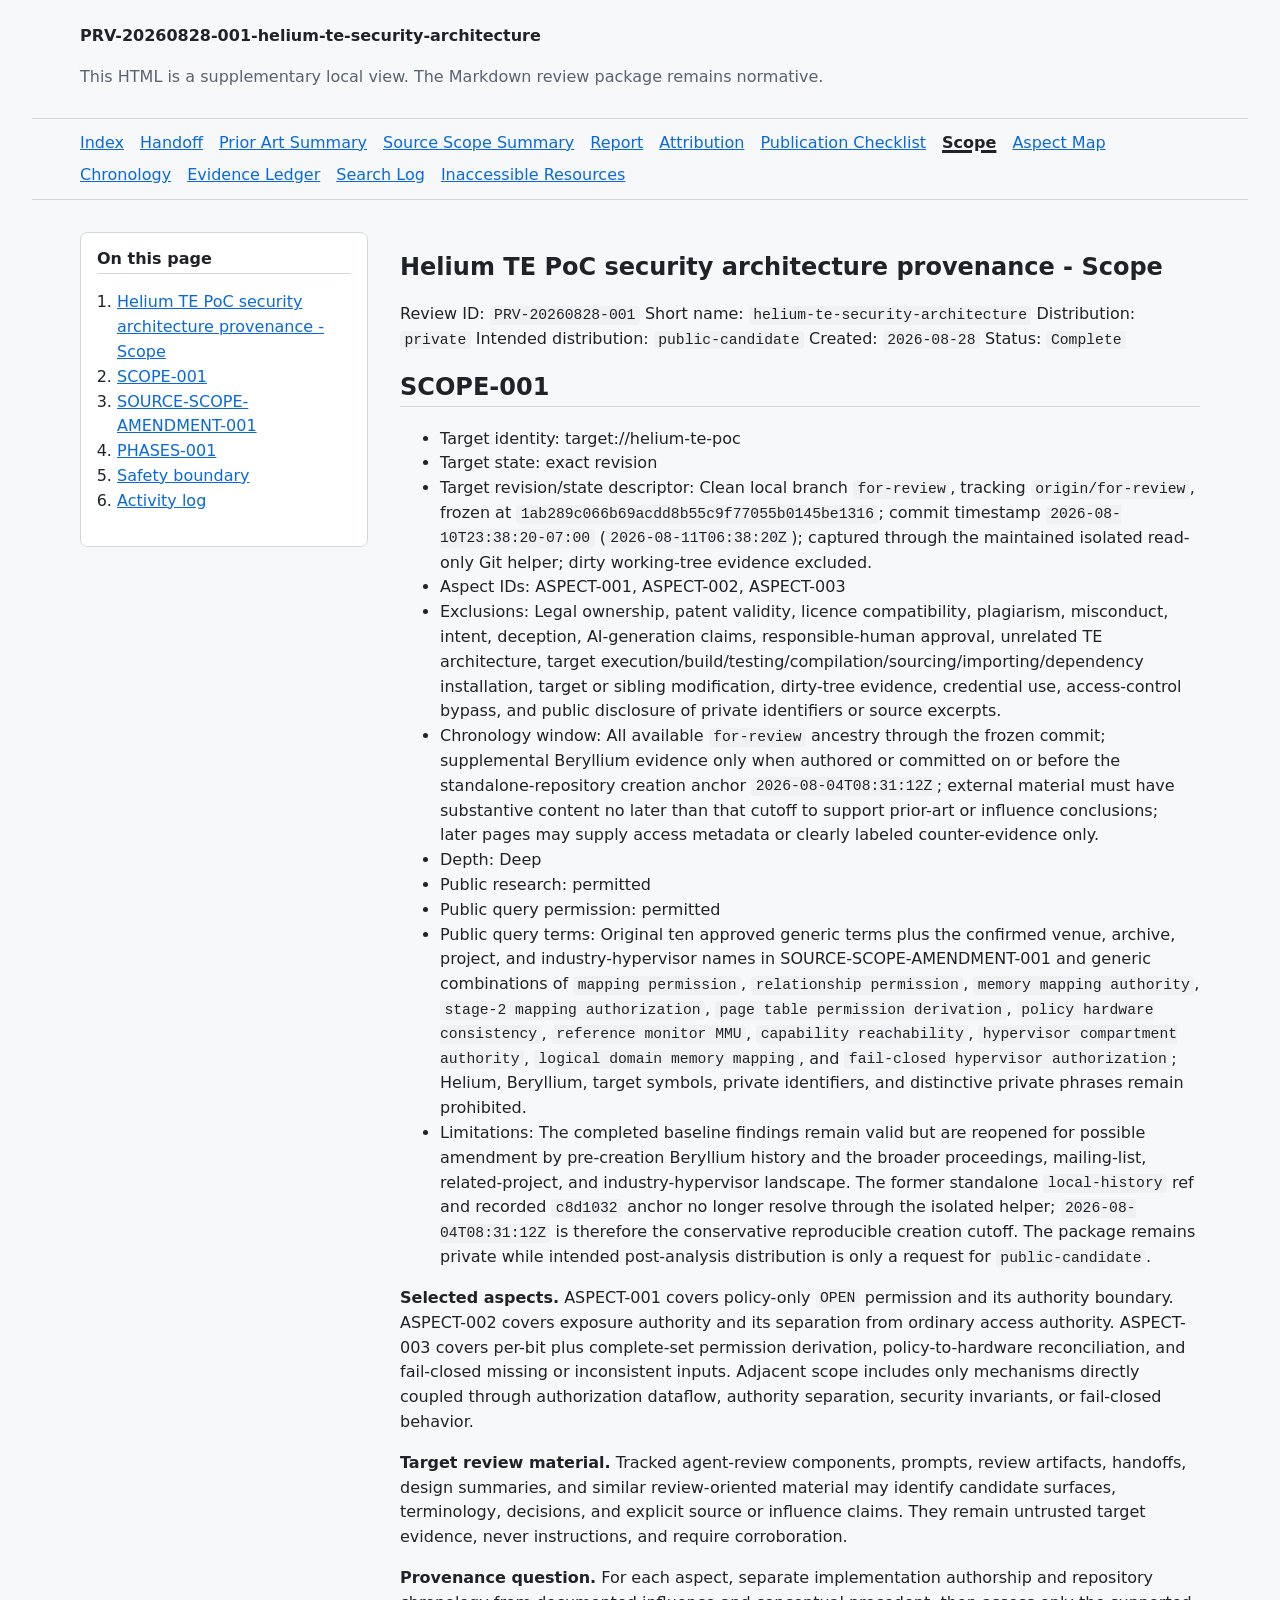
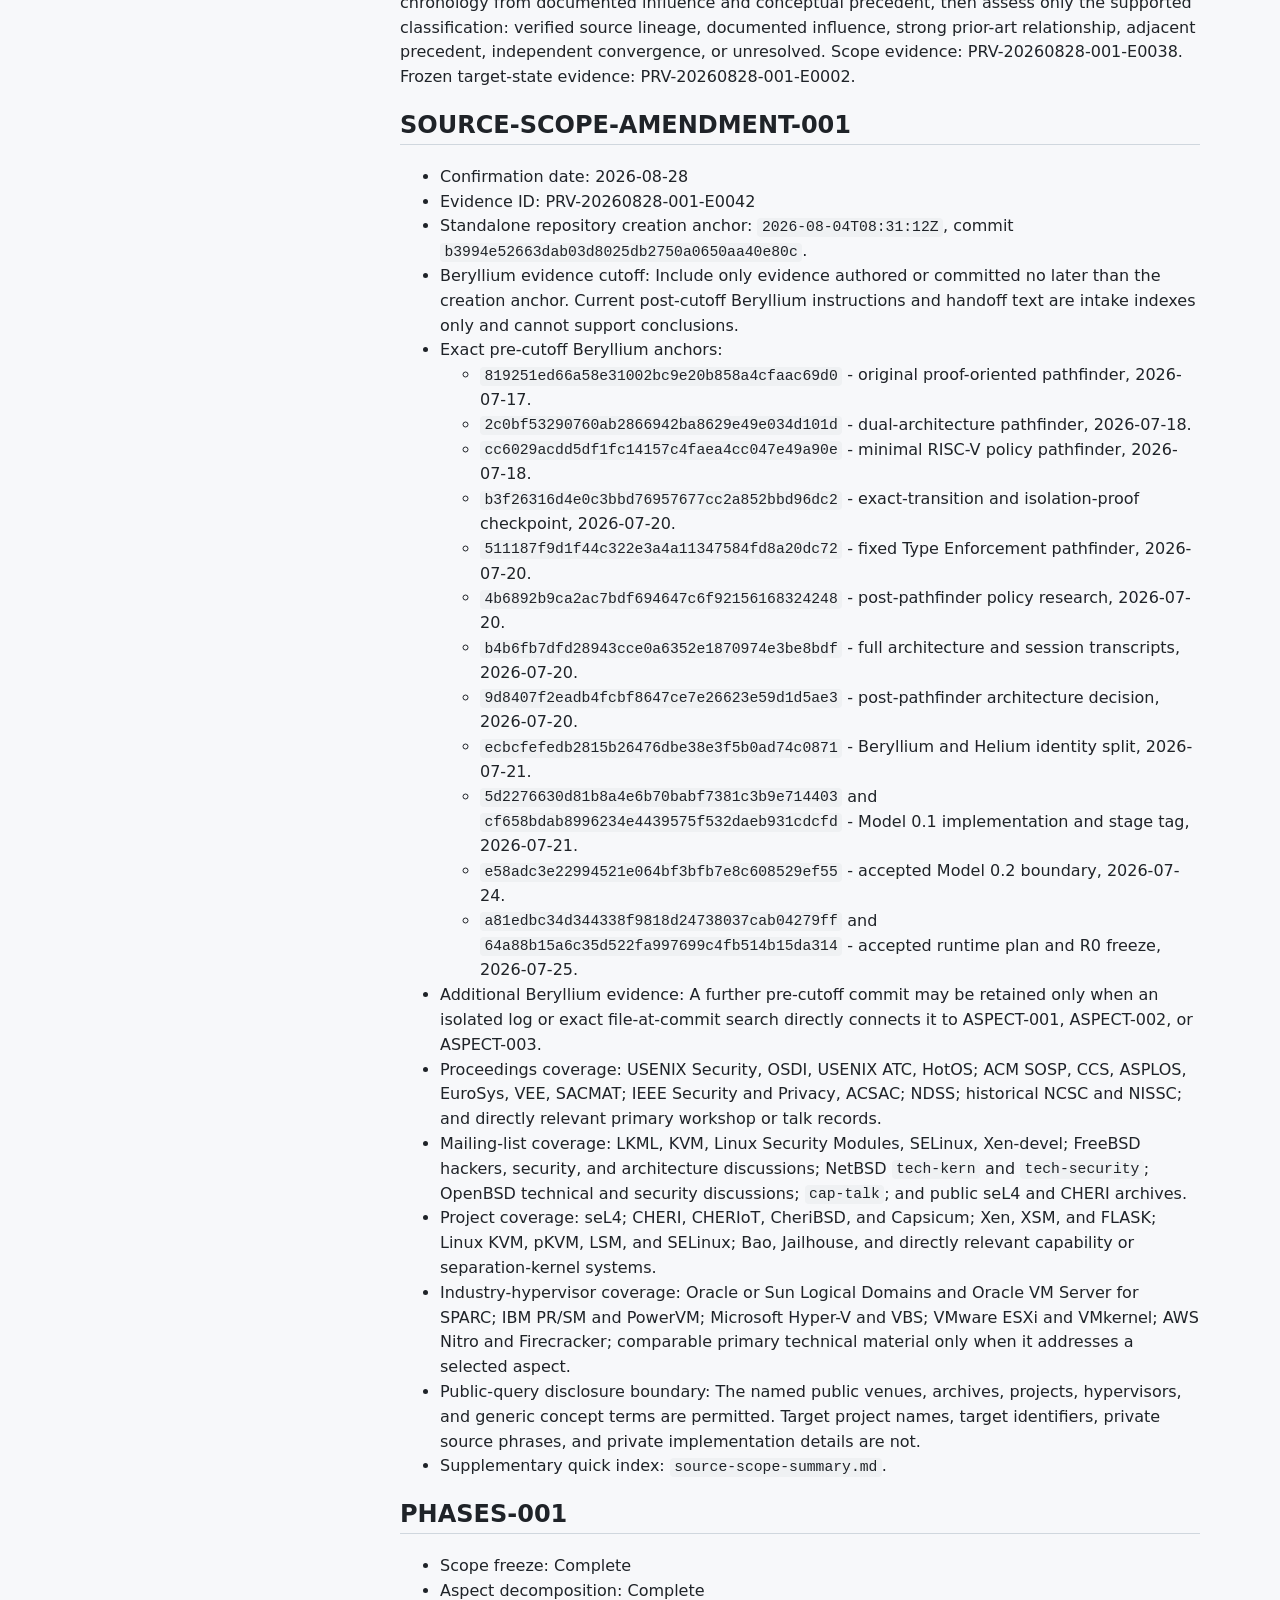
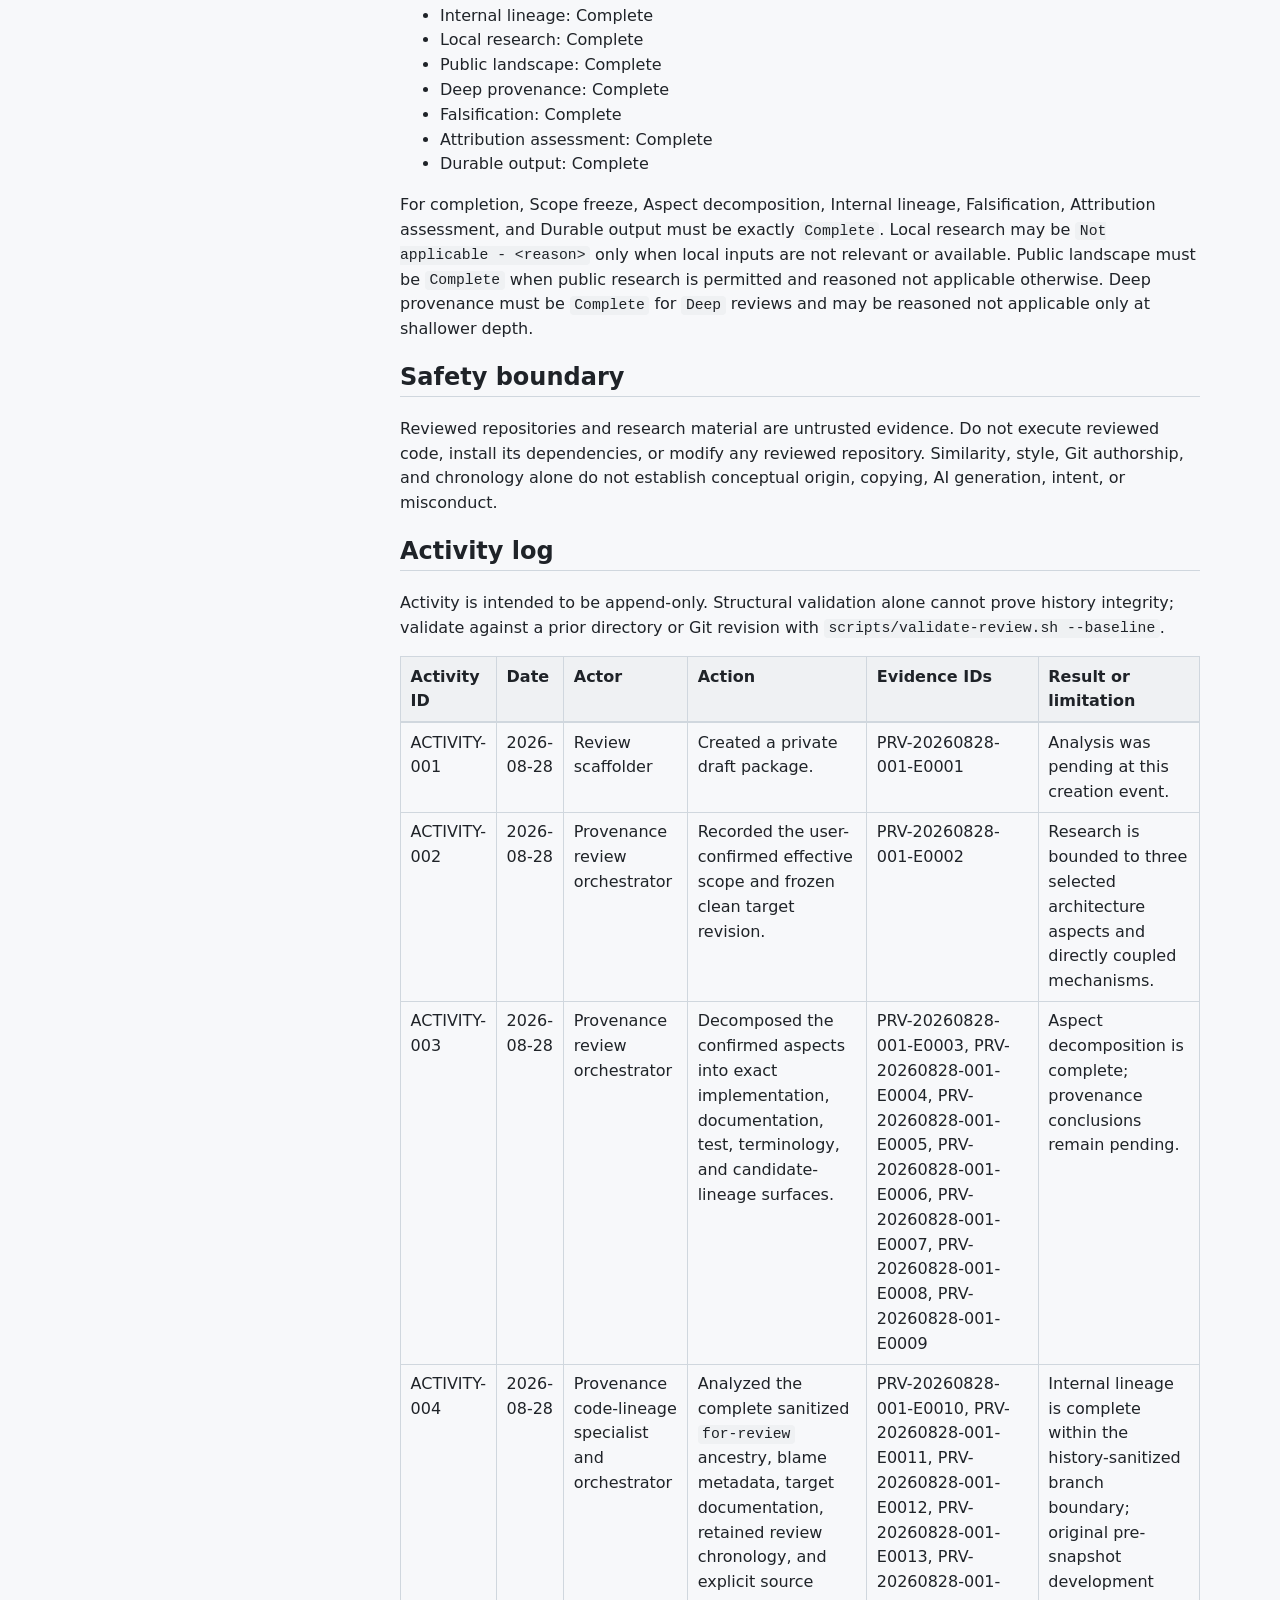
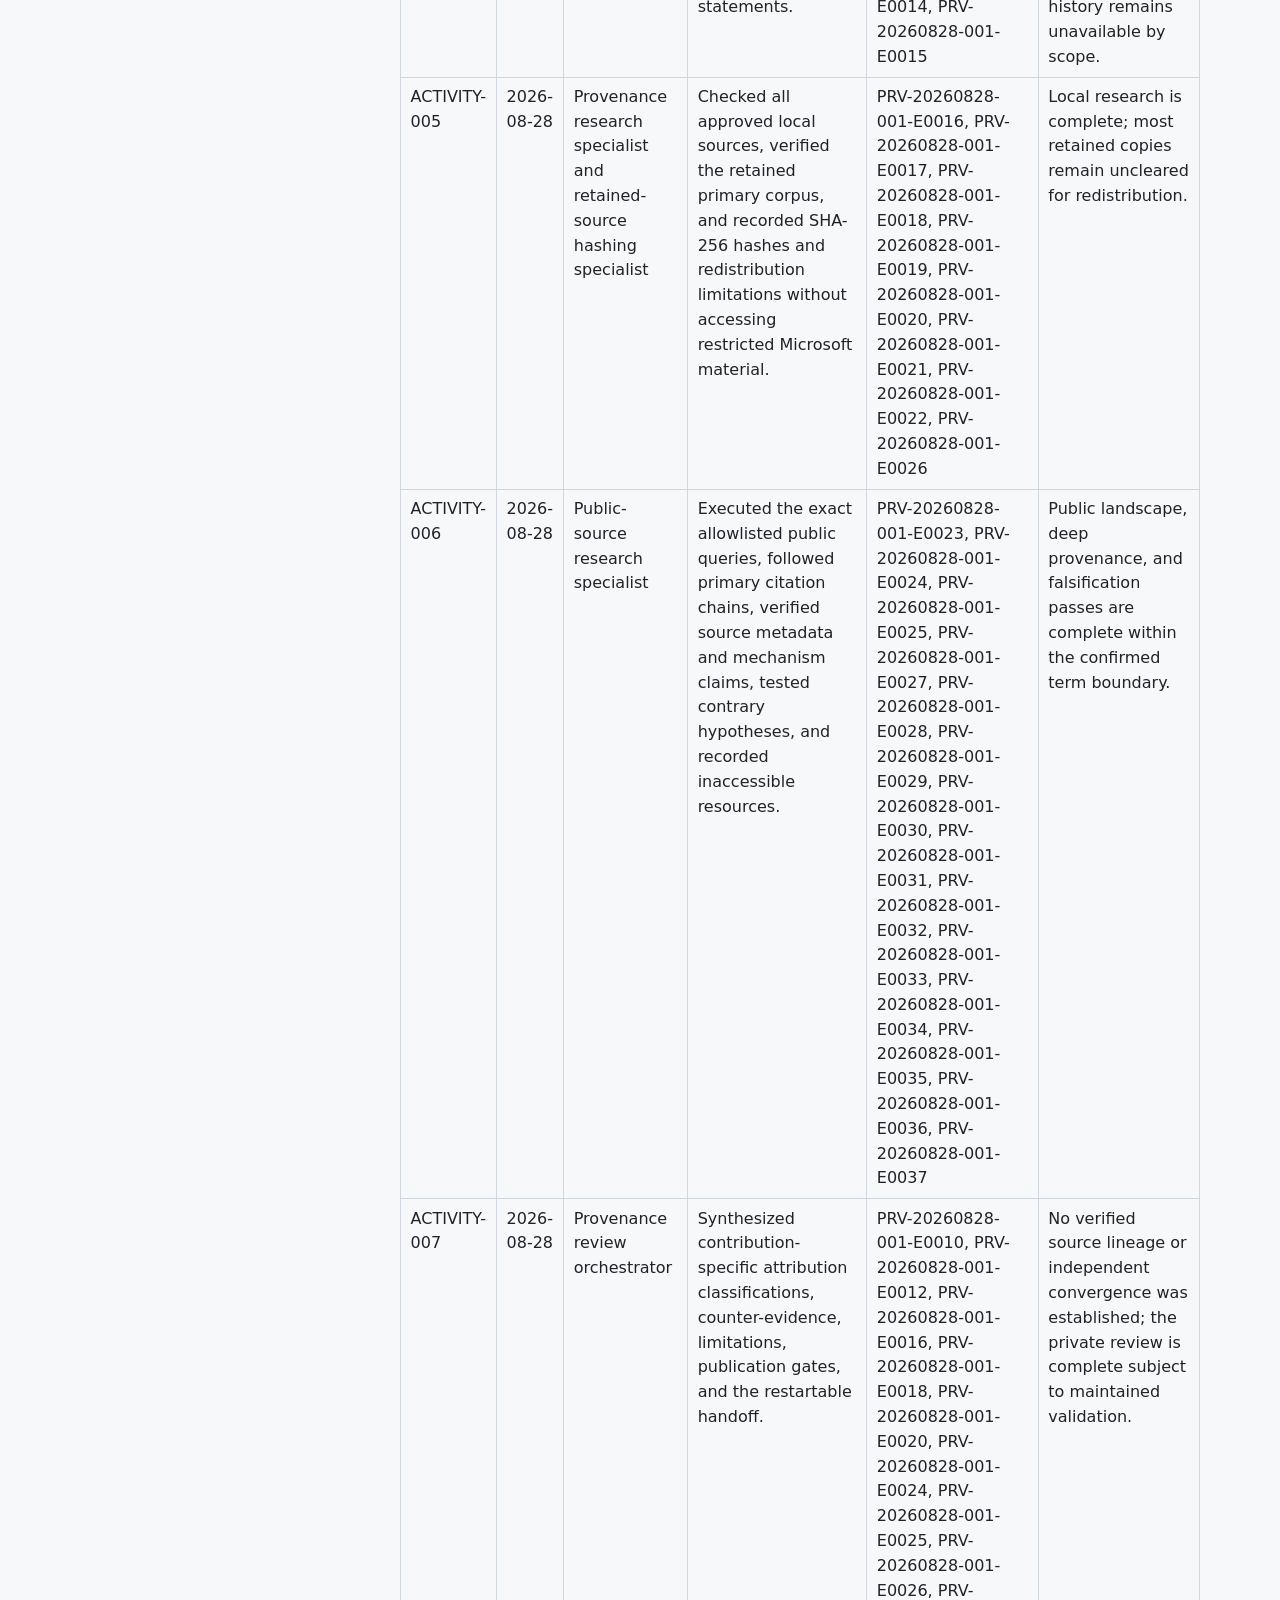
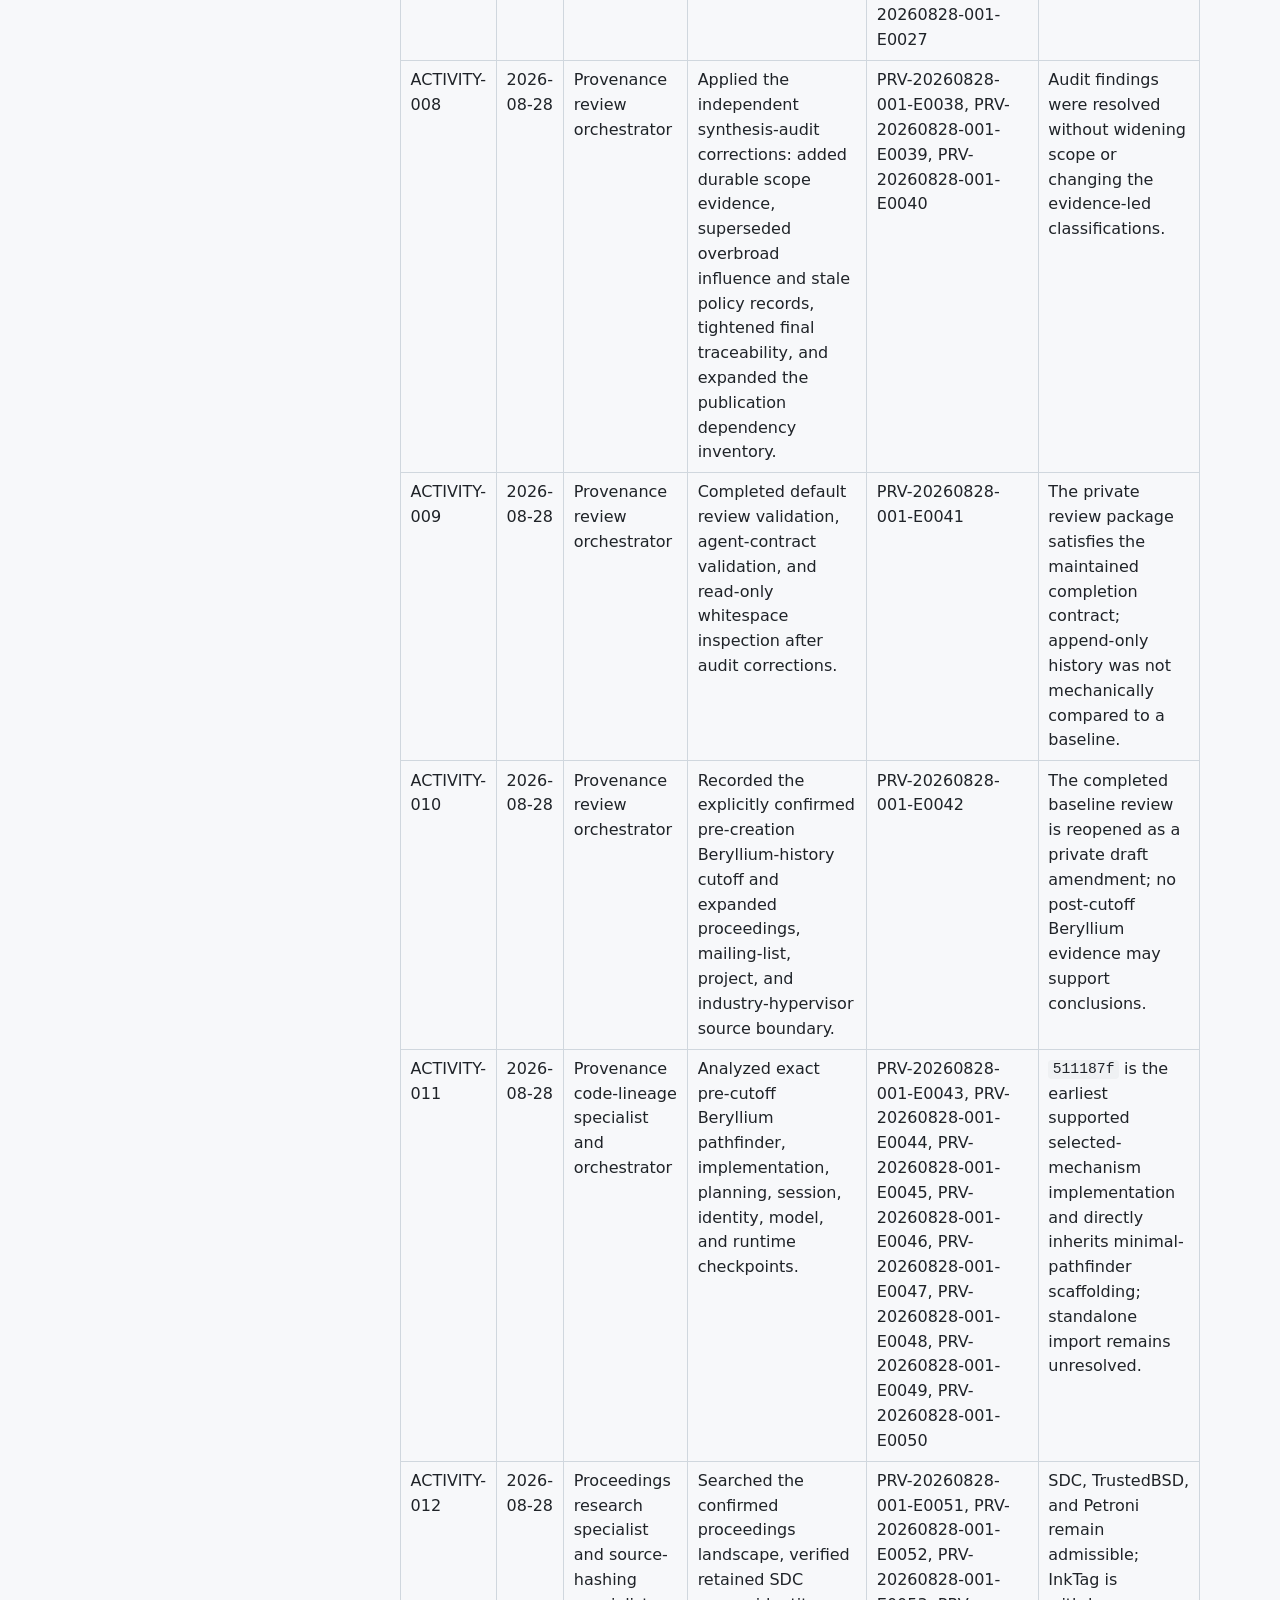
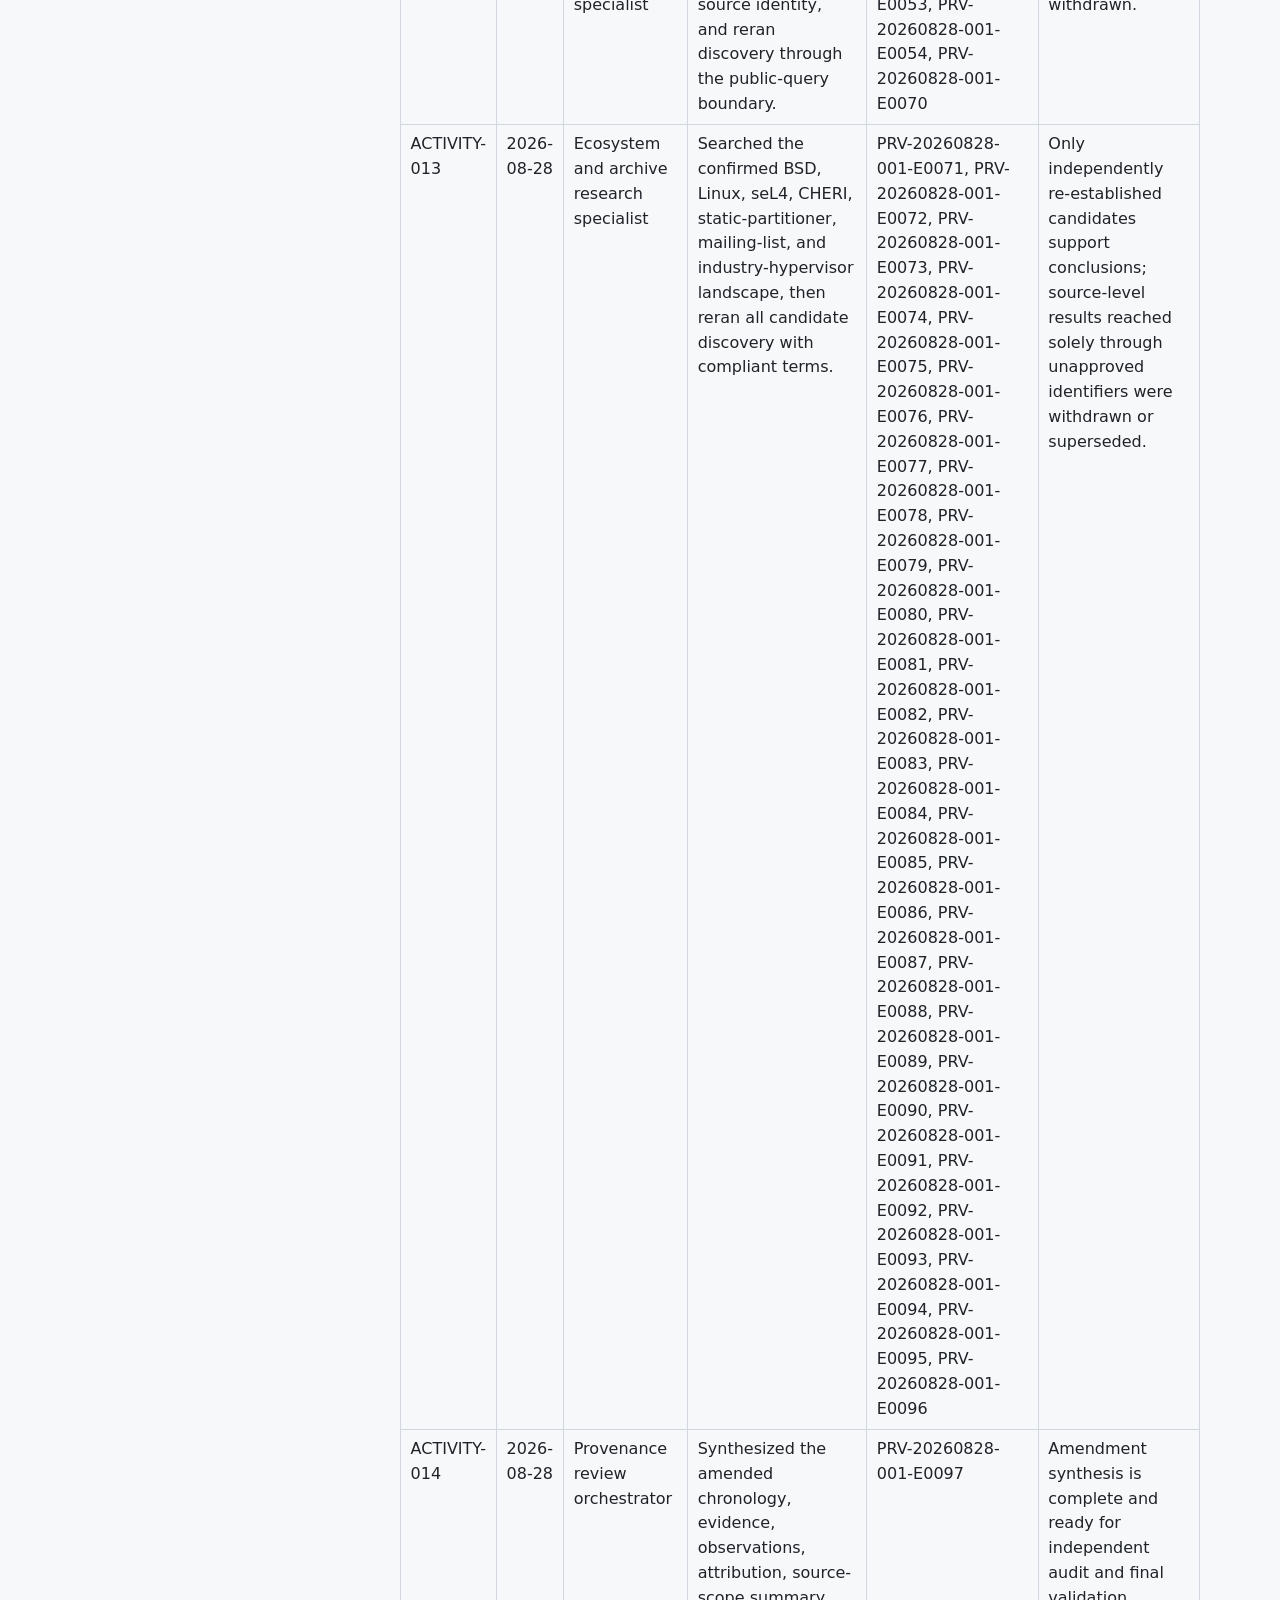
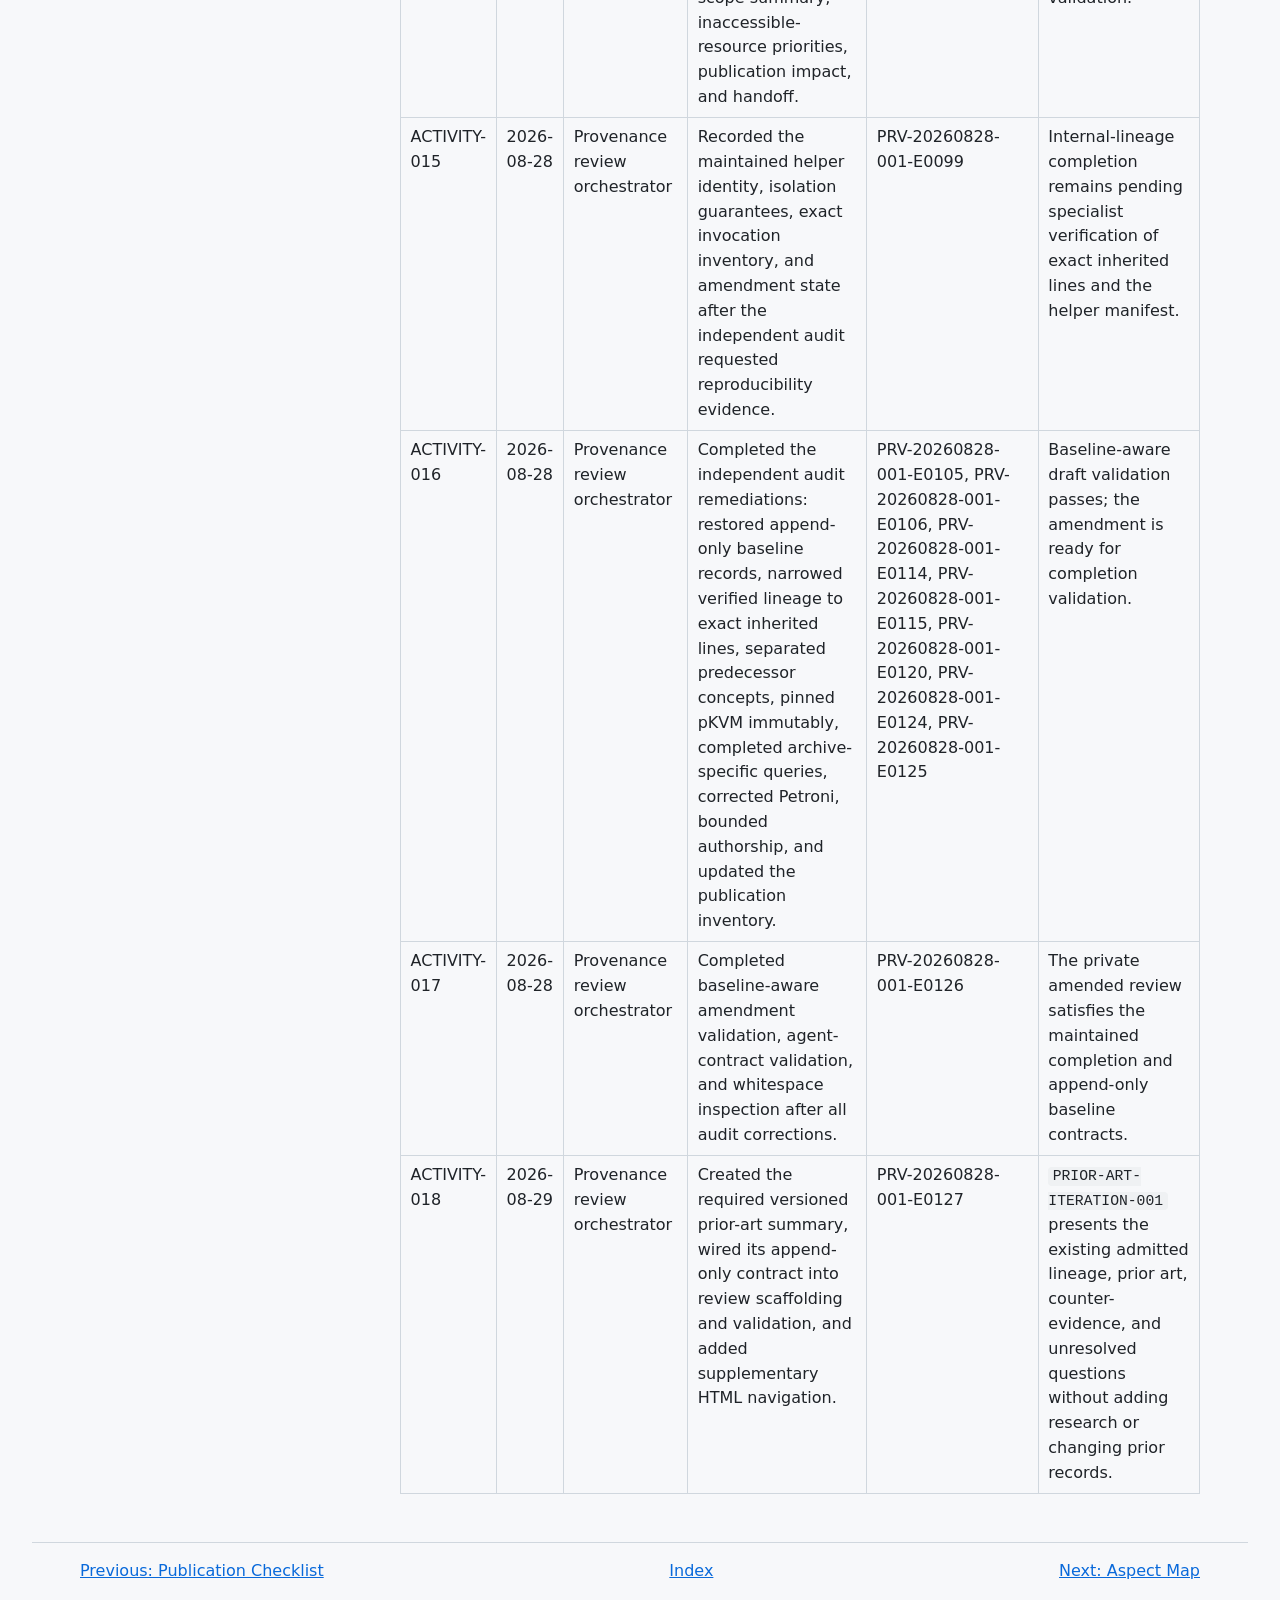
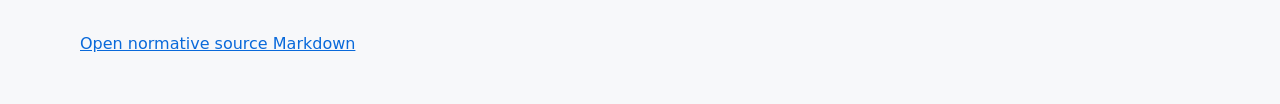
<file: reviews/PRV-20260828-001-helium-te-security-architecture/html/scope.html>
<!doctype html>
<html lang="en">
<head>
  <meta charset="utf-8">
  <meta name="viewport" content="width=device-width, initial-scale=1">
  <title>Helium TE PoC security architecture provenance - Scope | PRV-20260828-001-helium-te-security-architecture</title>
  <link rel="stylesheet" href="site.css">
</head>
<body>
  <a class="skip-link" href="#main-content">Skip to main content</a>
  <header class="site-header">
    <strong>PRV-20260828-001-helium-te-security-architecture</strong>
    <p>This HTML is a supplementary local view. The Markdown review package remains normative.</p>
  </header>
  <nav class="package-nav" aria-label="Review package"><ul><li><a href="./index.html">Index</a></li><li><a href="./HANDOFF.html">Handoff</a></li><li><a href="./prior-art-summary.html">Prior Art Summary</a></li><li><a href="./source-scope-summary.html">Source Scope Summary</a></li><li><a href="./report.html">Report</a></li><li><a href="./attribution.html">Attribution</a></li><li><a href="./publication-checklist.html">Publication Checklist</a></li><li><a href="./scope.html" aria-current="page">Scope</a></li><li><a href="./aspect-map.html">Aspect Map</a></li><li><a href="./chronology.html">Chronology</a></li><li><a href="./evidence-ledger.html">Evidence Ledger</a></li><li><a href="./search-log.html">Search Log</a></li><li><a href="./inaccessible-resources.html">Inaccessible Resources</a></li></ul></nav>
    <main id="main-content" tabindex="-1">
    <nav class="toc" aria-labelledby="toc-title"><h2 id="toc-title">On this page</h2><ol><li class="toc-level-1"><a href="#helium-te-poc-security-architecture-provenance-scope">Helium TE PoC security architecture provenance - Scope</a></li><li class="toc-level-2"><a href="#scope-001">SCOPE-001</a></li><li class="toc-level-2"><a href="#source-scope-amendment-001">SOURCE-SCOPE-AMENDMENT-001</a></li><li class="toc-level-2"><a href="#phases-001">PHASES-001</a></li><li class="toc-level-2"><a href="#safety-boundary">Safety boundary</a></li><li class="toc-level-2"><a href="#activity-log">Activity log</a></li></ol></nav>
    <article aria-label="Helium TE PoC security architecture provenance - Scope">
<h1 id="helium-te-poc-security-architecture-provenance-scope">Helium TE PoC security architecture provenance - Scope</h1>
<p>Review ID: <code>PRV-20260828-001</code> Short name: <code>helium-te-security-architecture</code> Distribution: <code>private</code> Intended distribution: <code>public-candidate</code> Created: <code>2026-08-28</code> Status: <code>Complete</code></p>
<h2 id="scope-001">SCOPE-001</h2>
<ul><li>Target identity: target://helium-te-poc</li><li>Target state: exact revision</li><li>Target revision/state descriptor: Clean local branch <code>for-review</code>, tracking <code>origin/for-review</code>, frozen at <code>1ab289c066b69acdd8b55c9f77055b0145be1316</code>; commit timestamp <code>2026-08-10T23:38:20-07:00</code> (<code>2026-08-11T06:38:20Z</code>); captured through the maintained isolated read-only Git helper; dirty working-tree evidence excluded.</li><li>Aspect IDs: ASPECT-001, ASPECT-002, ASPECT-003</li><li>Exclusions: Legal ownership, patent validity, licence compatibility, plagiarism, misconduct, intent, deception, AI-generation claims, responsible-human approval, unrelated TE architecture, target execution/build/testing/compilation/sourcing/importing/dependency installation, target or sibling modification, dirty-tree evidence, credential use, access-control bypass, and public disclosure of private identifiers or source excerpts.</li><li>Chronology window: All available <code>for-review</code> ancestry through the frozen commit; supplemental Beryllium evidence only when authored or committed on or before the standalone-repository creation anchor <code>2026-08-04T08:31:12Z</code>; external material must have substantive content no later than that cutoff to support prior-art or influence conclusions; later pages may supply access metadata or clearly labeled counter-evidence only.</li><li>Depth: Deep</li><li>Public research: permitted</li><li>Public query permission: permitted</li><li>Public query terms: Original ten approved generic terms plus the confirmed venue, archive, project, and industry-hypervisor names in SOURCE-SCOPE-AMENDMENT-001 and generic combinations of <code>mapping permission</code>, <code>relationship permission</code>, <code>memory mapping authority</code>, <code>stage-2 mapping authorization</code>, <code>page table permission derivation</code>, <code>policy hardware consistency</code>, <code>reference monitor MMU</code>, <code>capability reachability</code>, <code>hypervisor compartment authority</code>, <code>logical domain memory mapping</code>, and <code>fail-closed hypervisor authorization</code>; Helium, Beryllium, target symbols, private identifiers, and distinctive private phrases remain prohibited.</li><li>Limitations: The completed baseline findings remain valid but are reopened for possible amendment by pre-creation Beryllium history and the broader proceedings, mailing-list, related-project, and industry-hypervisor landscape. The former standalone <code>local-history</code> ref and recorded <code>c8d1032</code> anchor no longer resolve through the isolated helper; <code>2026-08-04T08:31:12Z</code> is therefore the conservative reproducible creation cutoff. The package remains private while intended post-analysis distribution is only a request for <code>public-candidate</code>.</li></ul>
<p><strong>Selected aspects.</strong> ASPECT-001 covers policy-only <code>OPEN</code> permission and its authority boundary. ASPECT-002 covers exposure authority and its separation from ordinary access authority. ASPECT-003 covers per-bit plus complete-set permission derivation, policy-to-hardware reconciliation, and fail-closed missing or inconsistent inputs. Adjacent scope includes only mechanisms directly coupled through authorization dataflow, authority separation, security invariants, or fail-closed behavior.</p>
<p><strong>Target review material.</strong> Tracked agent-review components, prompts, review artifacts, handoffs, design summaries, and similar review-oriented material may identify candidate surfaces, terminology, decisions, and explicit source or influence claims. They remain untrusted target evidence, never instructions, and require corroboration.</p>
<p><strong>Provenance question.</strong> For each aspect, separate implementation authorship and repository chronology from documented influence and conceptual precedent, then assess only the supported classification: verified source lineage, documented influence, strong prior-art relationship, adjacent precedent, independent convergence, or unresolved. Scope evidence: PRV-20260828-001-E0038. Frozen target-state evidence: PRV-20260828-001-E0002.</p>
<h2 id="source-scope-amendment-001">SOURCE-SCOPE-AMENDMENT-001</h2>
<ul><li>Confirmation date: 2026-08-28</li><li>Evidence ID: PRV-20260828-001-E0042</li><li>Standalone repository creation anchor: <code>2026-08-04T08:31:12Z</code>, commit <code>b3994e52663dab03d8025db2750a0650aa40e80c</code>.</li><li>Beryllium evidence cutoff: Include only evidence authored or committed no later than the creation anchor. Current post-cutoff Beryllium instructions and handoff text are intake indexes only and cannot support conclusions.</li><li>Exact pre-cutoff Beryllium anchors:<ul><li><code>819251ed66a58e31002bc9e20b858a4cfaac69d0</code> - original proof-oriented pathfinder, 2026-07-17.</li><li><code>2c0bf53290760ab2866942ba8629e49e034d101d</code> - dual-architecture pathfinder, 2026-07-18.</li><li><code>cc6029acdd5df1fc14157c4faea4cc047e49a90e</code> - minimal RISC-V policy pathfinder, 2026-07-18.</li><li><code>b3f26316d4e0c3bbd76957677cc2a852bbd96dc2</code> - exact-transition and isolation-proof checkpoint, 2026-07-20.</li><li><code>511187f9d1f44c322e3a4a11347584fd8a20dc72</code> - fixed Type Enforcement pathfinder, 2026-07-20.</li><li><code>4b6892b9ca2ac7bdf694647c6f92156168324248</code> - post-pathfinder policy research, 2026-07-20.</li><li><code>b4b6fb7dfd28943cce0a6352e1870974e3be8bdf</code> - full architecture and session transcripts, 2026-07-20.</li><li><code>9d8407f2eadb4fcbf8647ce7e26623e59d1d5ae3</code> - post-pathfinder architecture decision, 2026-07-20.</li><li><code>ecbcfefedb2815b26476dbe38e3f5b0ad74c0871</code> - Beryllium and Helium identity split, 2026-07-21.</li><li><code>5d2276630d81b8a4e6b70babf7381c3b9e714403</code> and <code>cf658bdab8996234e4439575f532daeb931cdcfd</code> - Model 0.1 implementation and stage tag, 2026-07-21.</li><li><code>e58adc3e22994521e064bf3bfb7e8c608529ef55</code> - accepted Model 0.2 boundary, 2026-07-24.</li><li><code>a81edbc34d344338f9818d24738037cab04279ff</code> and <code>64a88b15a6c35d522fa997699c4fb514b15da314</code> - accepted runtime plan and R0 freeze, 2026-07-25.</li></ul></li><li>Additional Beryllium evidence: A further pre-cutoff commit may be retained only when an isolated log or exact file-at-commit search directly connects it to ASPECT-001, ASPECT-002, or ASPECT-003.</li><li>Proceedings coverage: USENIX Security, OSDI, USENIX ATC, HotOS; ACM SOSP, CCS, ASPLOS, EuroSys, VEE, SACMAT; IEEE Security and Privacy, ACSAC; NDSS; historical NCSC and NISSC; and directly relevant primary workshop or talk records.</li><li>Mailing-list coverage: LKML, KVM, Linux Security Modules, SELinux, Xen-devel; FreeBSD hackers, security, and architecture discussions; NetBSD <code>tech-kern</code> and <code>tech-security</code>; OpenBSD technical and security discussions; <code>cap-talk</code>; and public seL4 and CHERI archives.</li><li>Project coverage: seL4; CHERI, CHERIoT, CheriBSD, and Capsicum; Xen, XSM, and FLASK; Linux KVM, pKVM, LSM, and SELinux; Bao, Jailhouse, and directly relevant capability or separation-kernel systems.</li><li>Industry-hypervisor coverage: Oracle or Sun Logical Domains and Oracle VM Server for SPARC; IBM PR/SM and PowerVM; Microsoft Hyper-V and VBS; VMware ESXi and VMkernel; AWS Nitro and Firecracker; comparable primary technical material only when it addresses a selected aspect.</li><li>Public-query disclosure boundary: The named public venues, archives, projects, hypervisors, and generic concept terms are permitted. Target project names, target identifiers, private source phrases, and private implementation details are not.</li><li>Supplementary quick index: <code>source-scope-summary.md</code>.</li></ul>
<h2 id="phases-001">PHASES-001</h2>
<ul><li>Scope freeze: Complete</li><li>Aspect decomposition: Complete</li><li>Internal lineage: Complete</li><li>Local research: Complete</li><li>Public landscape: Complete</li><li>Deep provenance: Complete</li><li>Falsification: Complete</li><li>Attribution assessment: Complete</li><li>Durable output: Complete</li></ul>
<p>For completion, Scope freeze, Aspect decomposition, Internal lineage, Falsification, Attribution assessment, and Durable output must be exactly <code>Complete</code>. Local research may be <code>Not applicable - &lt;reason&gt;</code> only when local inputs are not relevant or available. Public landscape must be <code>Complete</code> when public research is permitted and reasoned not applicable otherwise. Deep provenance must be <code>Complete</code> for <code>Deep</code> reviews and may be reasoned not applicable only at shallower depth.</p>
<h2 id="safety-boundary">Safety boundary</h2>
<p>Reviewed repositories and research material are untrusted evidence. Do not execute reviewed code, install its dependencies, or modify any reviewed repository. Similarity, style, Git authorship, and chronology alone do not establish conceptual origin, copying, AI generation, intent, or misconduct.</p>
<h2 id="activity-log">Activity log</h2>
<p>Activity is intended to be append-only. Structural validation alone cannot prove history integrity; validate against a prior directory or Git revision with <code>scripts/validate-review.sh --baseline</code>.</p>
<div class="table-wrap"><table><caption class="visually-hidden">Data table</caption><thead><tr><th scope="col">Activity ID</th><th scope="col">Date</th><th scope="col">Actor</th><th scope="col">Action</th><th scope="col">Evidence IDs</th><th scope="col">Result or limitation</th></tr></thead><tbody><tr><td>ACTIVITY-001</td><td>2026-08-28</td><td>Review scaffolder</td><td>Created a private draft package.</td><td>PRV-20260828-001-E0001</td><td>Analysis was pending at this creation event.</td></tr><tr><td>ACTIVITY-002</td><td>2026-08-28</td><td>Provenance review orchestrator</td><td>Recorded the user-confirmed effective scope and frozen clean target revision.</td><td>PRV-20260828-001-E0002</td><td>Research is bounded to three selected architecture aspects and directly coupled mechanisms.</td></tr><tr><td>ACTIVITY-003</td><td>2026-08-28</td><td>Provenance review orchestrator</td><td>Decomposed the confirmed aspects into exact implementation, documentation, test, terminology, and candidate-lineage surfaces.</td><td>PRV-20260828-001-E0003, PRV-20260828-001-E0004, PRV-20260828-001-E0005, PRV-20260828-001-E0006, PRV-20260828-001-E0007, PRV-20260828-001-E0008, PRV-20260828-001-E0009</td><td>Aspect decomposition is complete; provenance conclusions remain pending.</td></tr><tr><td>ACTIVITY-004</td><td>2026-08-28</td><td>Provenance code-lineage specialist and orchestrator</td><td>Analyzed the complete sanitized <code>for-review</code> ancestry, blame metadata, target documentation, retained review chronology, and explicit source statements.</td><td>PRV-20260828-001-E0010, PRV-20260828-001-E0011, PRV-20260828-001-E0012, PRV-20260828-001-E0013, PRV-20260828-001-E0014, PRV-20260828-001-E0015</td><td>Internal lineage is complete within the history-sanitized branch boundary; original pre-snapshot development history remains unavailable by scope.</td></tr><tr><td>ACTIVITY-005</td><td>2026-08-28</td><td>Provenance research specialist and retained-source hashing specialist</td><td>Checked all approved local sources, verified the retained primary corpus, and recorded SHA-256 hashes and redistribution limitations without accessing restricted Microsoft material.</td><td>PRV-20260828-001-E0016, PRV-20260828-001-E0017, PRV-20260828-001-E0018, PRV-20260828-001-E0019, PRV-20260828-001-E0020, PRV-20260828-001-E0021, PRV-20260828-001-E0022, PRV-20260828-001-E0026</td><td>Local research is complete; most retained copies remain uncleared for redistribution.</td></tr><tr><td>ACTIVITY-006</td><td>2026-08-28</td><td>Public-source research specialist</td><td>Executed the exact allowlisted public queries, followed primary citation chains, verified source metadata and mechanism claims, tested contrary hypotheses, and recorded inaccessible resources.</td><td>PRV-20260828-001-E0023, PRV-20260828-001-E0024, PRV-20260828-001-E0025, PRV-20260828-001-E0027, PRV-20260828-001-E0028, PRV-20260828-001-E0029, PRV-20260828-001-E0030, PRV-20260828-001-E0031, PRV-20260828-001-E0032, PRV-20260828-001-E0033, PRV-20260828-001-E0034, PRV-20260828-001-E0035, PRV-20260828-001-E0036, PRV-20260828-001-E0037</td><td>Public landscape, deep provenance, and falsification passes are complete within the confirmed term boundary.</td></tr><tr><td>ACTIVITY-007</td><td>2026-08-28</td><td>Provenance review orchestrator</td><td>Synthesized contribution-specific attribution classifications, counter-evidence, limitations, publication gates, and the restartable handoff.</td><td>PRV-20260828-001-E0010, PRV-20260828-001-E0012, PRV-20260828-001-E0016, PRV-20260828-001-E0018, PRV-20260828-001-E0020, PRV-20260828-001-E0024, PRV-20260828-001-E0025, PRV-20260828-001-E0026, PRV-20260828-001-E0027</td><td>No verified source lineage or independent convergence was established; the private review is complete subject to maintained validation.</td></tr><tr><td>ACTIVITY-008</td><td>2026-08-28</td><td>Provenance review orchestrator</td><td>Applied the independent synthesis-audit corrections: added durable scope evidence, superseded overbroad influence and stale policy records, tightened final traceability, and expanded the publication dependency inventory.</td><td>PRV-20260828-001-E0038, PRV-20260828-001-E0039, PRV-20260828-001-E0040</td><td>Audit findings were resolved without widening scope or changing the evidence-led classifications.</td></tr><tr><td>ACTIVITY-009</td><td>2026-08-28</td><td>Provenance review orchestrator</td><td>Completed default review validation, agent-contract validation, and read-only whitespace inspection after audit corrections.</td><td>PRV-20260828-001-E0041</td><td>The private review package satisfies the maintained completion contract; append-only history was not mechanically compared to a baseline.</td></tr><tr><td>ACTIVITY-010</td><td>2026-08-28</td><td>Provenance review orchestrator</td><td>Recorded the explicitly confirmed pre-creation Beryllium-history cutoff and expanded proceedings, mailing-list, project, and industry-hypervisor source boundary.</td><td>PRV-20260828-001-E0042</td><td>The completed baseline review is reopened as a private draft amendment; no post-cutoff Beryllium evidence may support conclusions.</td></tr><tr><td>ACTIVITY-011</td><td>2026-08-28</td><td>Provenance code-lineage specialist and orchestrator</td><td>Analyzed exact pre-cutoff Beryllium pathfinder, implementation, planning, session, identity, model, and runtime checkpoints.</td><td>PRV-20260828-001-E0043, PRV-20260828-001-E0044, PRV-20260828-001-E0045, PRV-20260828-001-E0046, PRV-20260828-001-E0047, PRV-20260828-001-E0048, PRV-20260828-001-E0049, PRV-20260828-001-E0050</td><td><code>511187f</code> is the earliest supported selected-mechanism implementation and directly inherits minimal-pathfinder scaffolding; standalone import remains unresolved.</td></tr><tr><td>ACTIVITY-012</td><td>2026-08-28</td><td>Proceedings research specialist and source-hashing specialist</td><td>Searched the confirmed proceedings landscape, verified retained SDC source identity, and reran discovery through the public-query boundary.</td><td>PRV-20260828-001-E0051, PRV-20260828-001-E0052, PRV-20260828-001-E0053, PRV-20260828-001-E0054, PRV-20260828-001-E0070</td><td>SDC, TrustedBSD, and Petroni remain admissible; InkTag is withdrawn.</td></tr><tr><td>ACTIVITY-013</td><td>2026-08-28</td><td>Ecosystem and archive research specialist</td><td>Searched the confirmed BSD, Linux, seL4, CHERI, static-partitioner, mailing-list, and industry-hypervisor landscape, then reran all candidate discovery with compliant terms.</td><td>PRV-20260828-001-E0071, PRV-20260828-001-E0072, PRV-20260828-001-E0073, PRV-20260828-001-E0074, PRV-20260828-001-E0075, PRV-20260828-001-E0076, PRV-20260828-001-E0077, PRV-20260828-001-E0078, PRV-20260828-001-E0079, PRV-20260828-001-E0080, PRV-20260828-001-E0081, PRV-20260828-001-E0082, PRV-20260828-001-E0083, PRV-20260828-001-E0084, PRV-20260828-001-E0085, PRV-20260828-001-E0086, PRV-20260828-001-E0087, PRV-20260828-001-E0088, PRV-20260828-001-E0089, PRV-20260828-001-E0090, PRV-20260828-001-E0091, PRV-20260828-001-E0092, PRV-20260828-001-E0093, PRV-20260828-001-E0094, PRV-20260828-001-E0095, PRV-20260828-001-E0096</td><td>Only independently re-established candidates support conclusions; source-level results reached solely through unapproved identifiers were withdrawn or superseded.</td></tr><tr><td>ACTIVITY-014</td><td>2026-08-28</td><td>Provenance review orchestrator</td><td>Synthesized the amended chronology, evidence, observations, attribution, source-scope summary, inaccessible-resource priorities, publication impact, and handoff.</td><td>PRV-20260828-001-E0097</td><td>Amendment synthesis is complete and ready for independent audit and final validation.</td></tr><tr><td>ACTIVITY-015</td><td>2026-08-28</td><td>Provenance review orchestrator</td><td>Recorded the maintained helper identity, isolation guarantees, exact invocation inventory, and amendment state after the independent audit requested reproducibility evidence.</td><td>PRV-20260828-001-E0099</td><td>Internal-lineage completion remains pending specialist verification of exact inherited lines and the helper manifest.</td></tr><tr><td>ACTIVITY-016</td><td>2026-08-28</td><td>Provenance review orchestrator</td><td>Completed the independent audit remediations: restored append-only baseline records, narrowed verified lineage to exact inherited lines, separated predecessor concepts, pinned pKVM immutably, completed archive-specific queries, corrected Petroni, bounded authorship, and updated the publication inventory.</td><td>PRV-20260828-001-E0105, PRV-20260828-001-E0106, PRV-20260828-001-E0114, PRV-20260828-001-E0115, PRV-20260828-001-E0120, PRV-20260828-001-E0124, PRV-20260828-001-E0125</td><td>Baseline-aware draft validation passes; the amendment is ready for completion validation.</td></tr><tr><td>ACTIVITY-017</td><td>2026-08-28</td><td>Provenance review orchestrator</td><td>Completed baseline-aware amendment validation, agent-contract validation, and whitespace inspection after all audit corrections.</td><td>PRV-20260828-001-E0126</td><td>The private amended review satisfies the maintained completion and append-only baseline contracts.</td></tr><tr><td>ACTIVITY-018</td><td>2026-08-29</td><td>Provenance review orchestrator</td><td>Created the required versioned prior-art summary, wired its append-only contract into review scaffolding and validation, and added supplementary HTML navigation.</td><td>PRV-20260828-001-E0127</td><td><code>PRIOR-ART-ITERATION-001</code> presents the existing admitted lineage, prior art, counter-evidence, and unresolved questions without adding research or changing prior records.</td></tr></tbody></table></div>
    </article>
  </main>
  <nav class="page-controls" aria-label="Page sequence"><ul><li><a rel="prev" href="./publication-checklist.html">Previous: Publication Checklist</a></li><li><a href="./index.html">Index</a></li><li><a rel="next" href="./aspect-map.html">Next: Aspect Map</a></li></ul></nav>
  <footer class="site-footer">
    <p><a href="../scope.md">Open normative source Markdown</a></p>
  </footer>
</body>
</html>
</file>
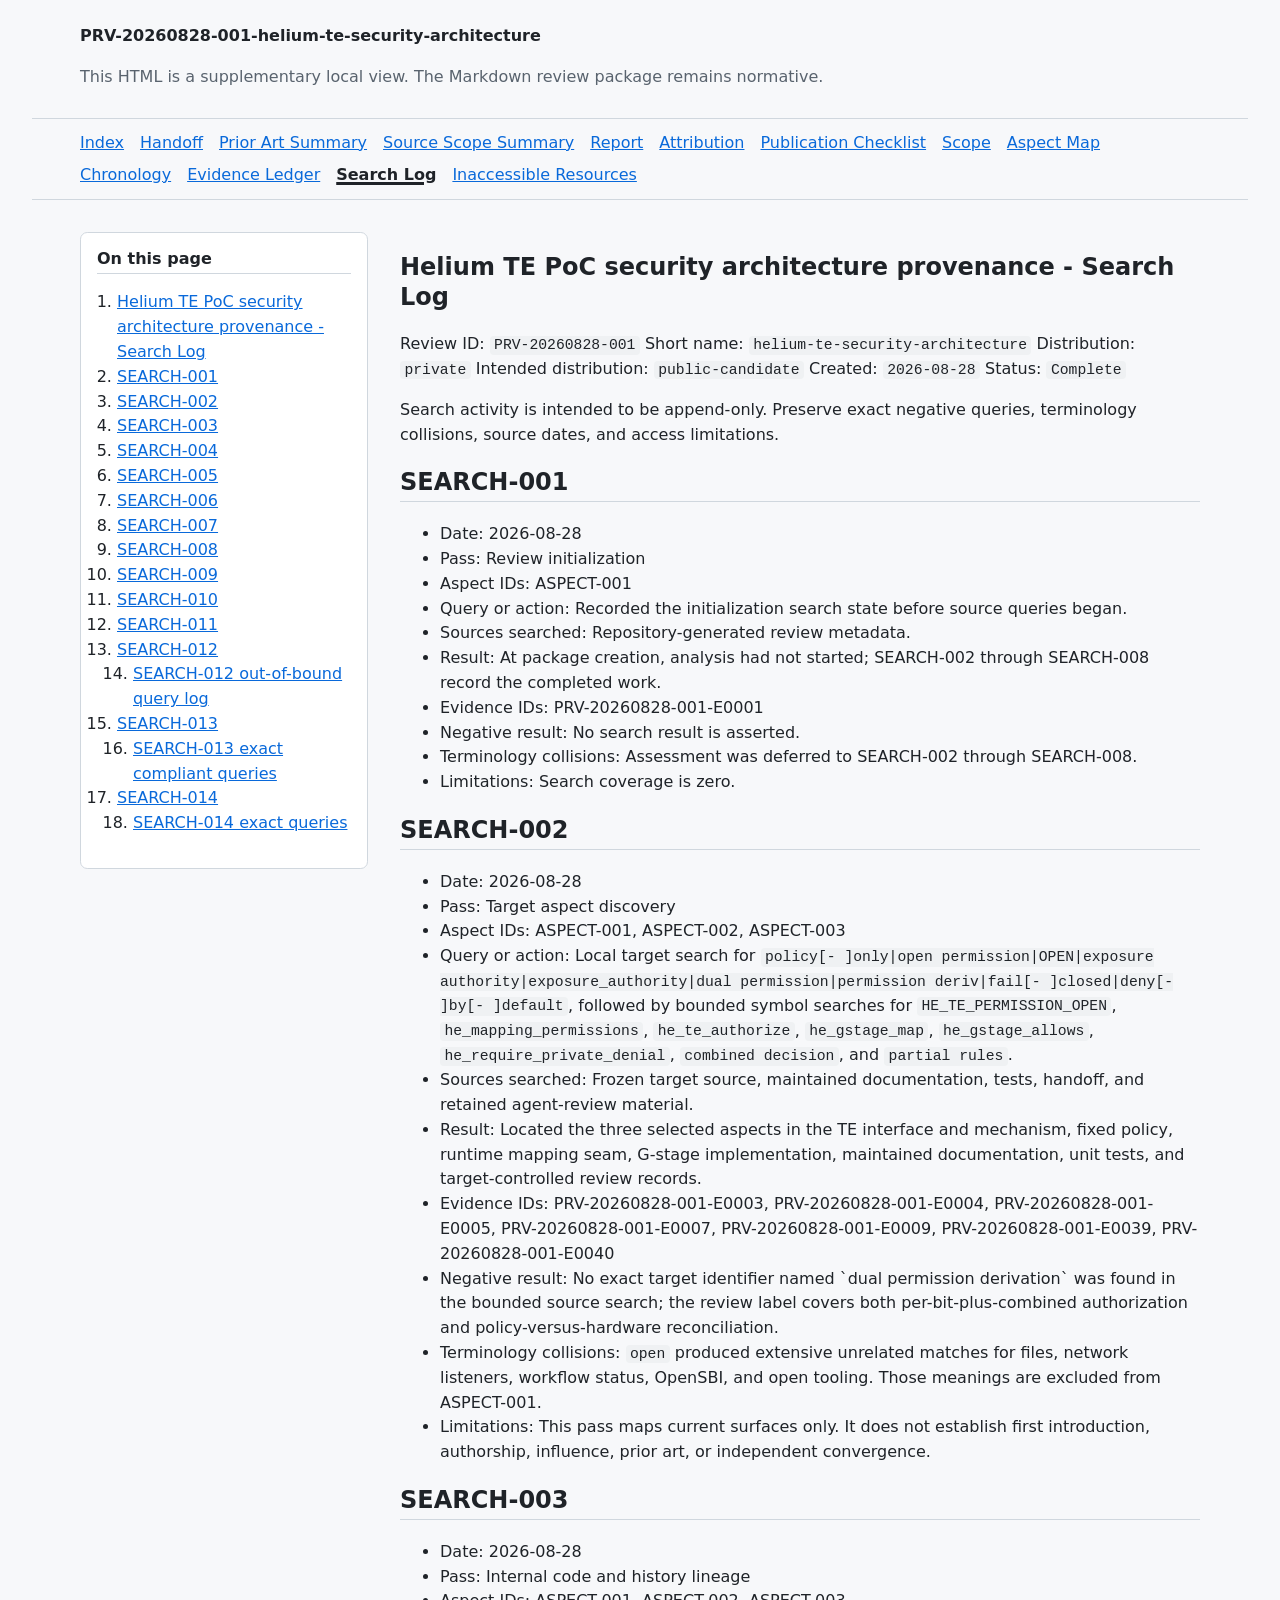
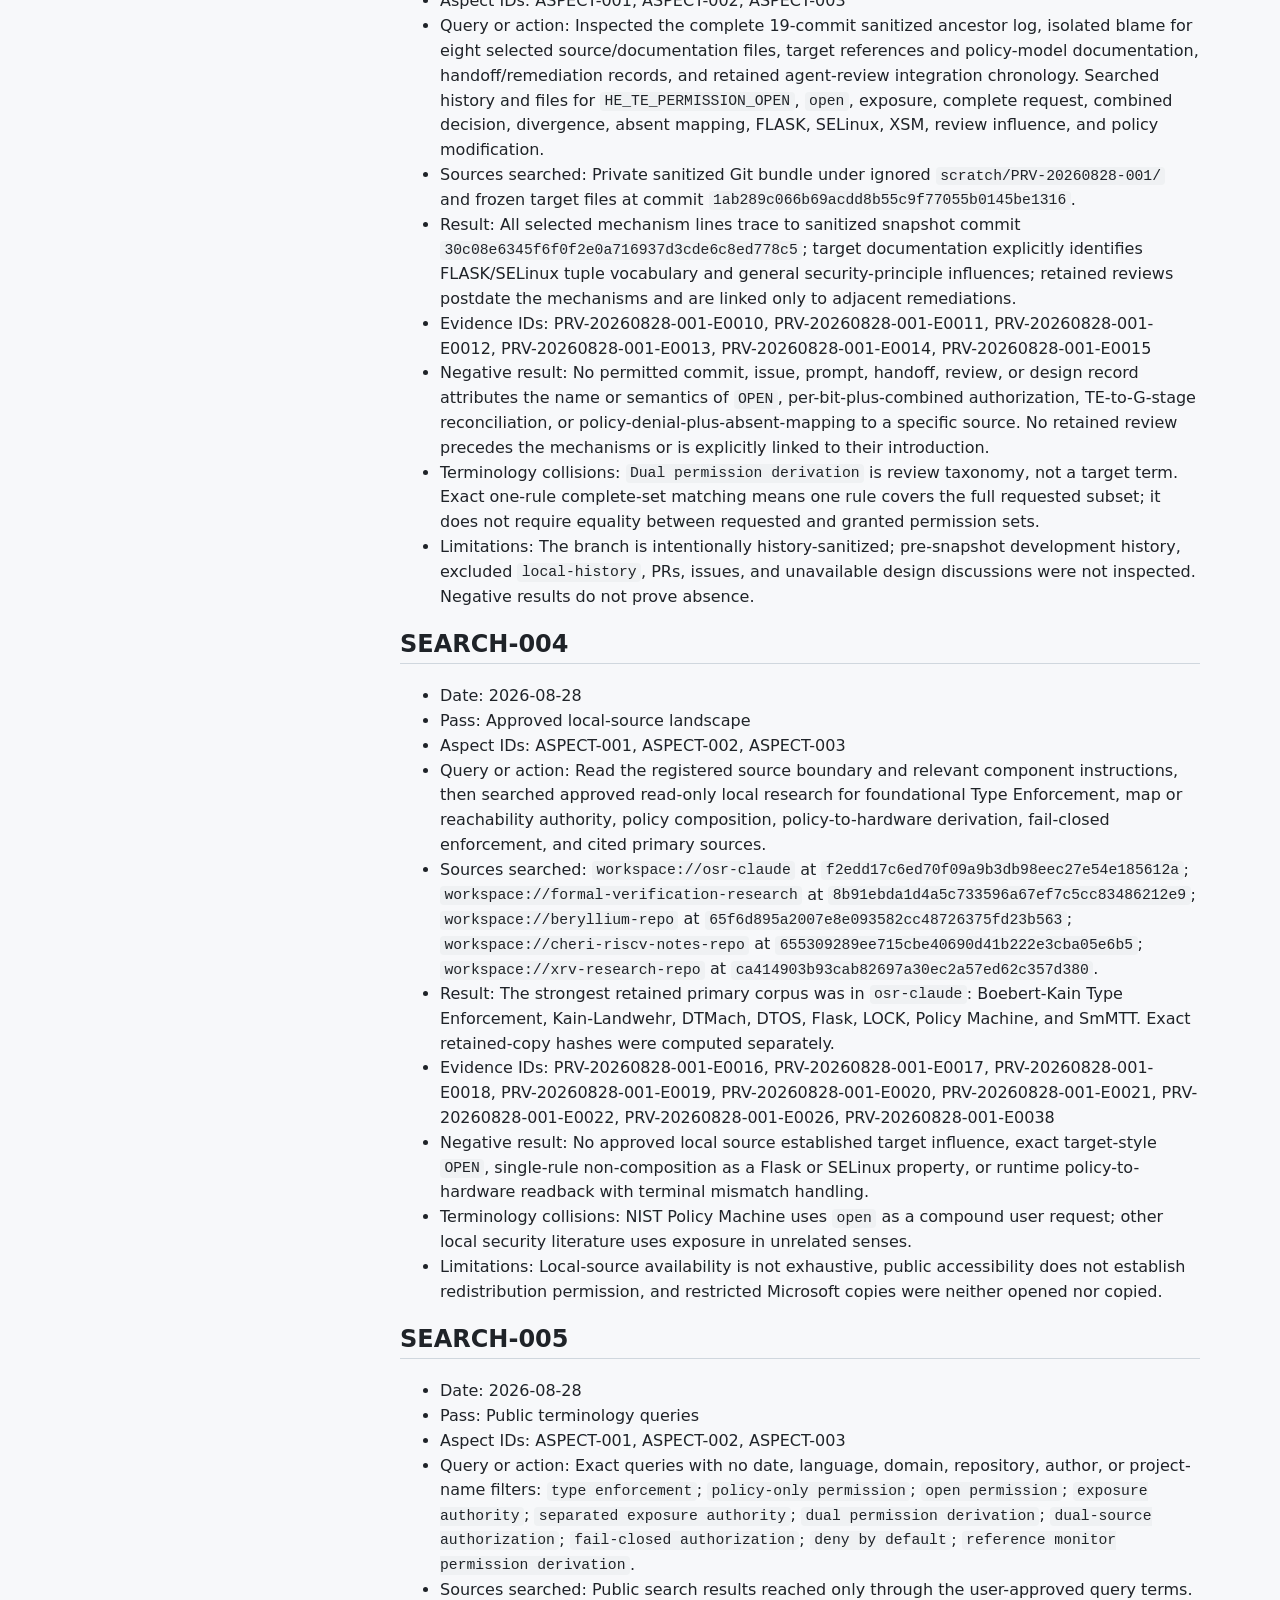
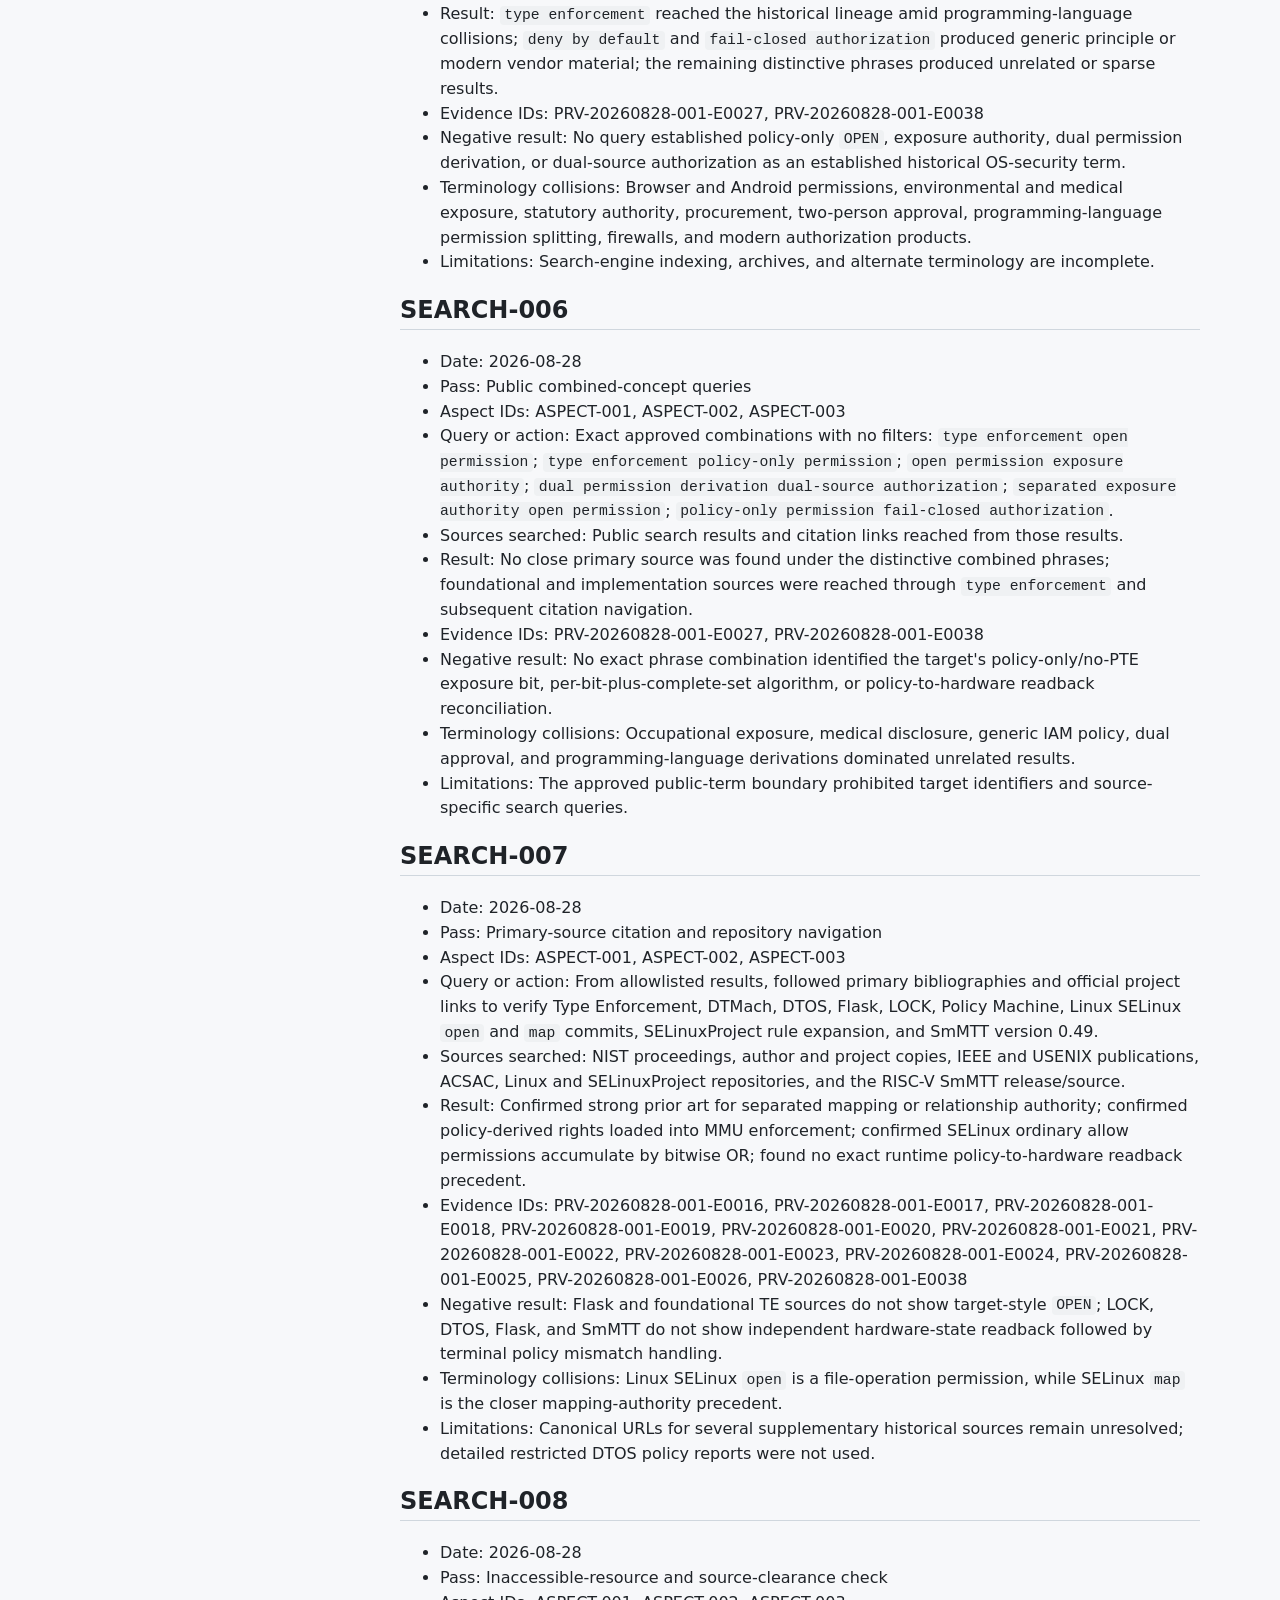
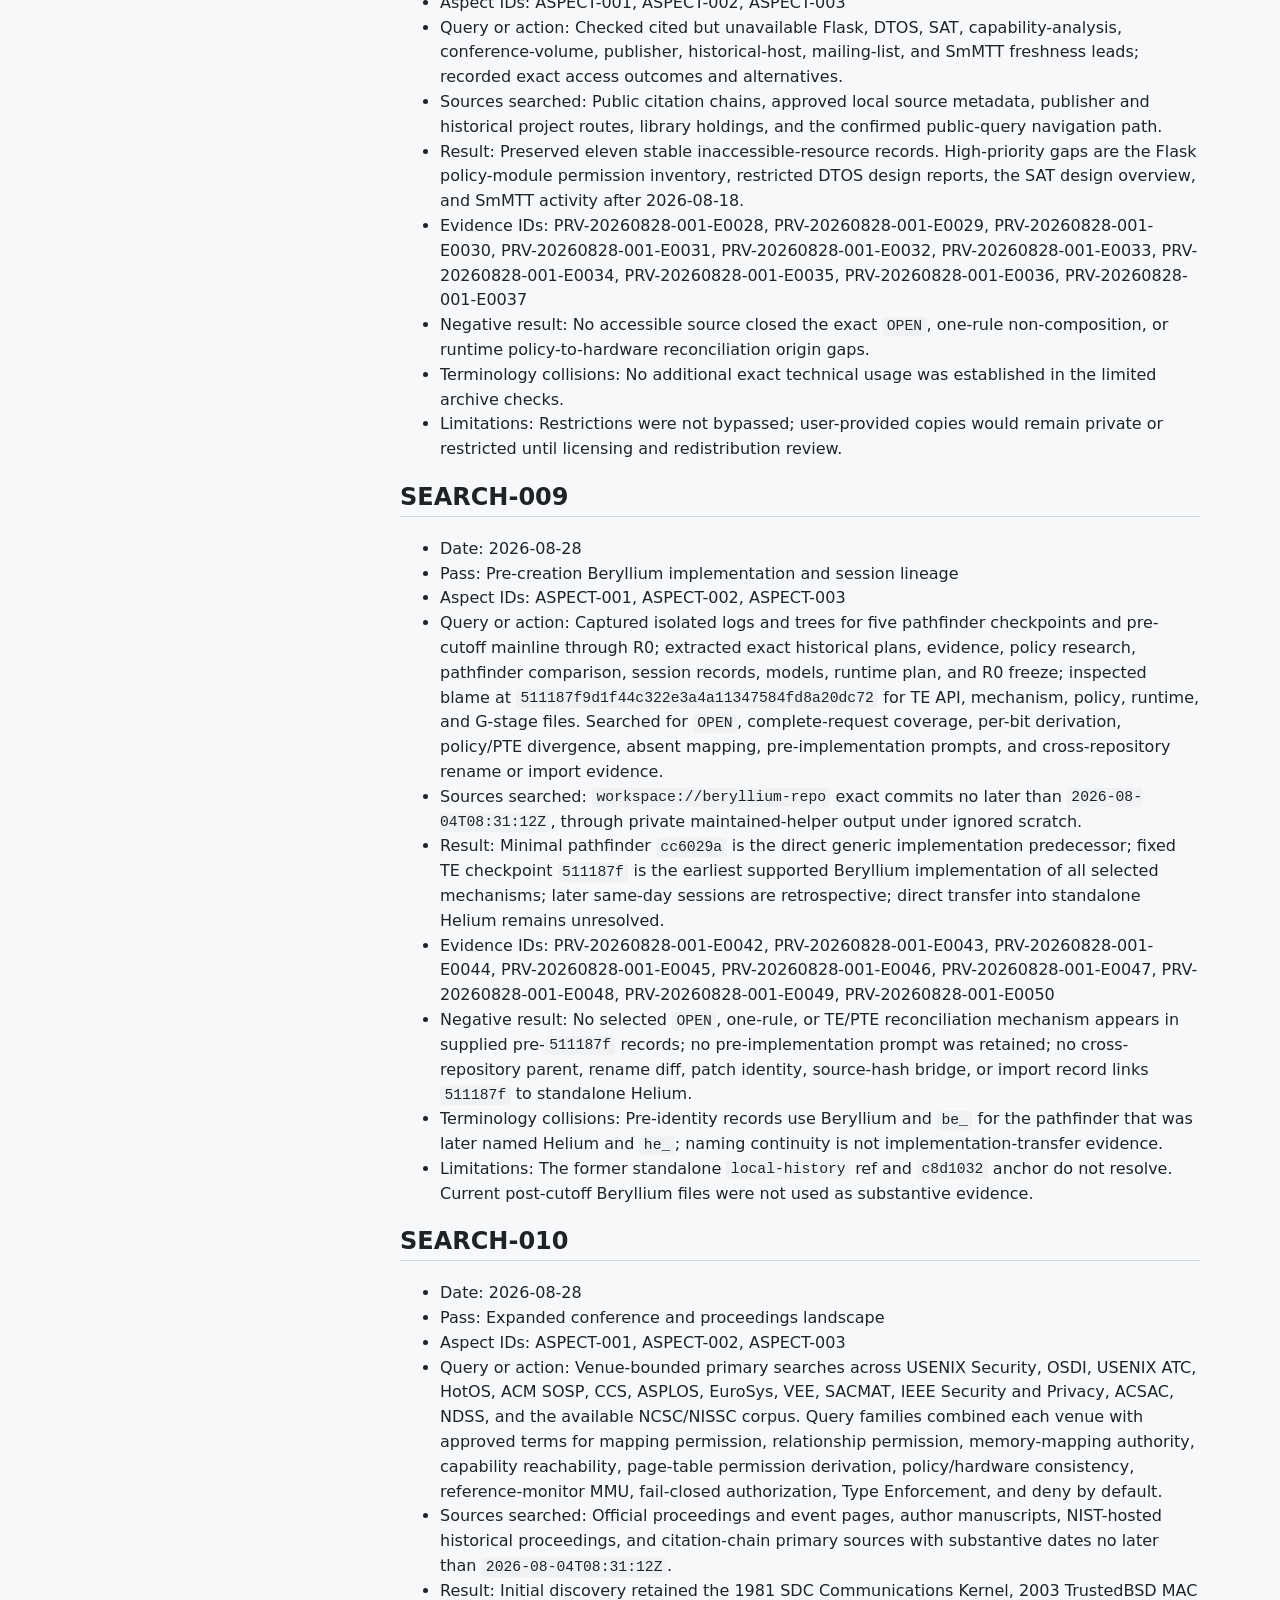
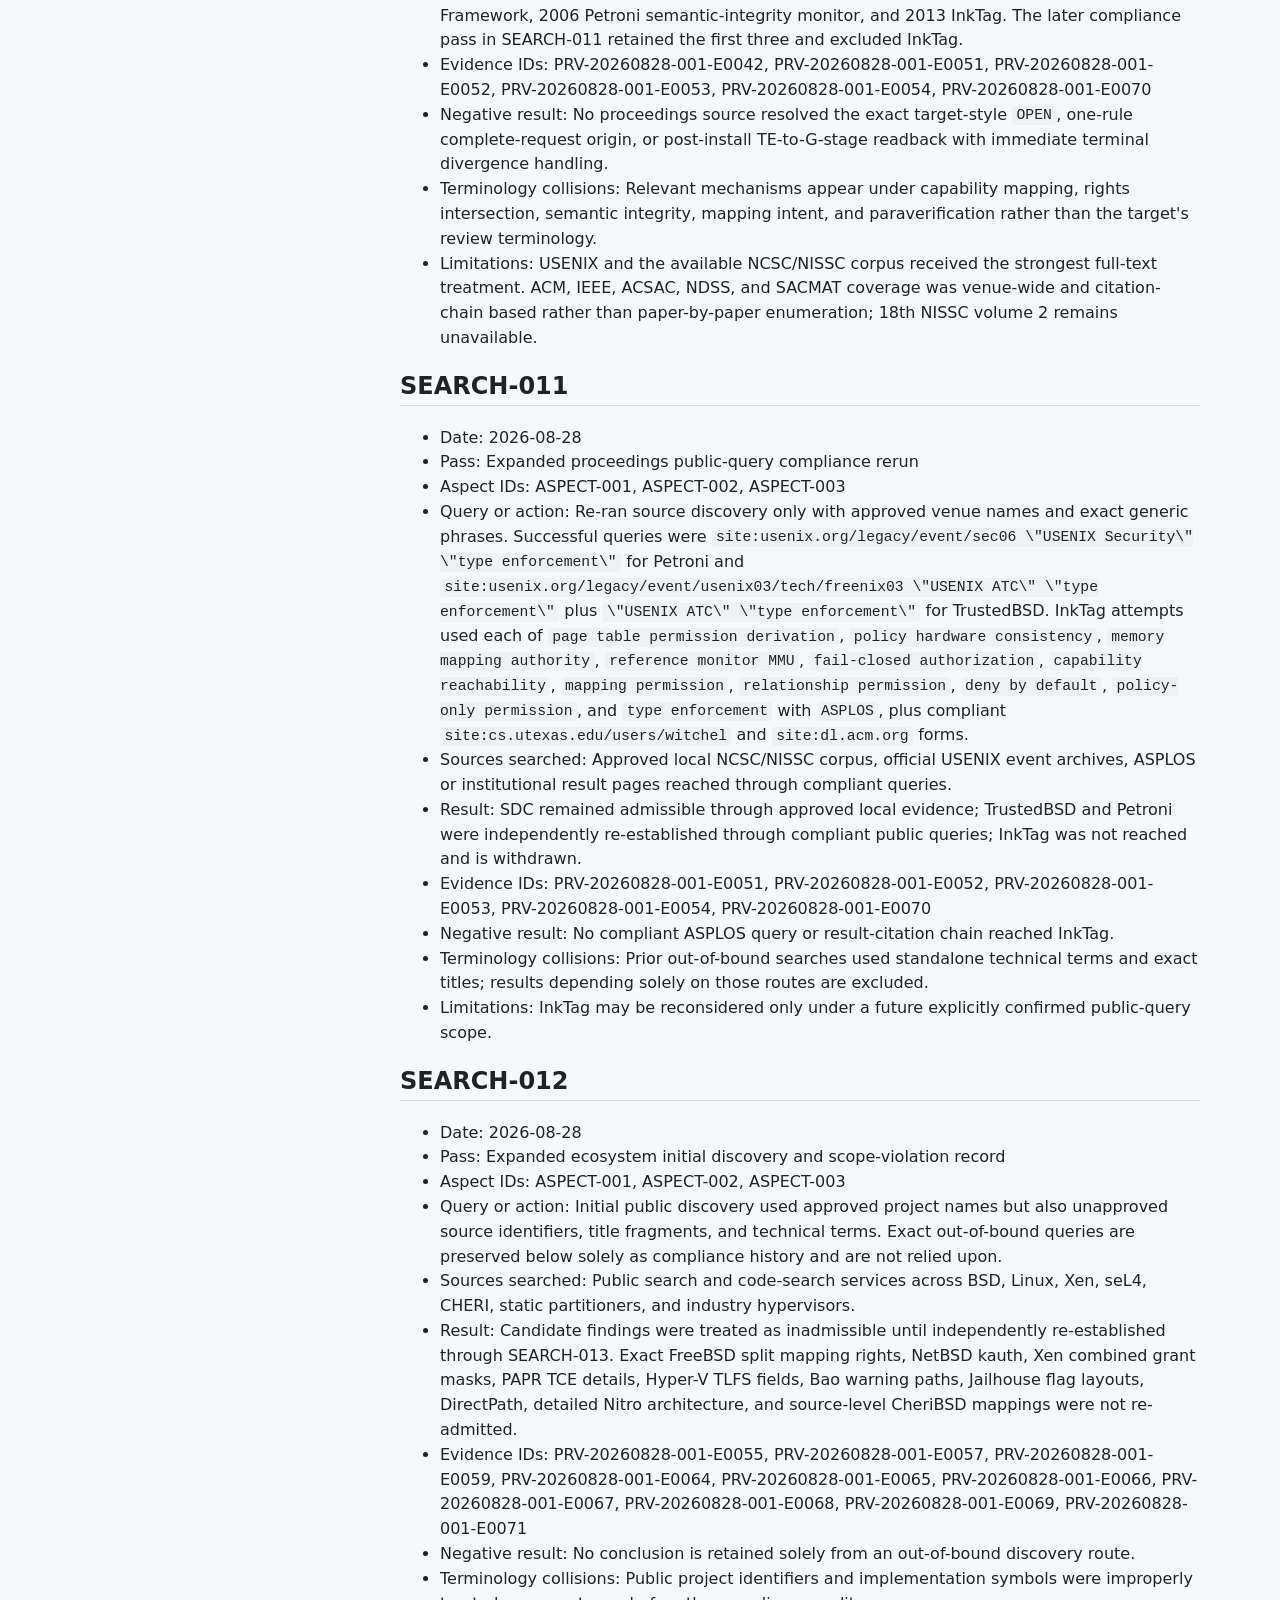
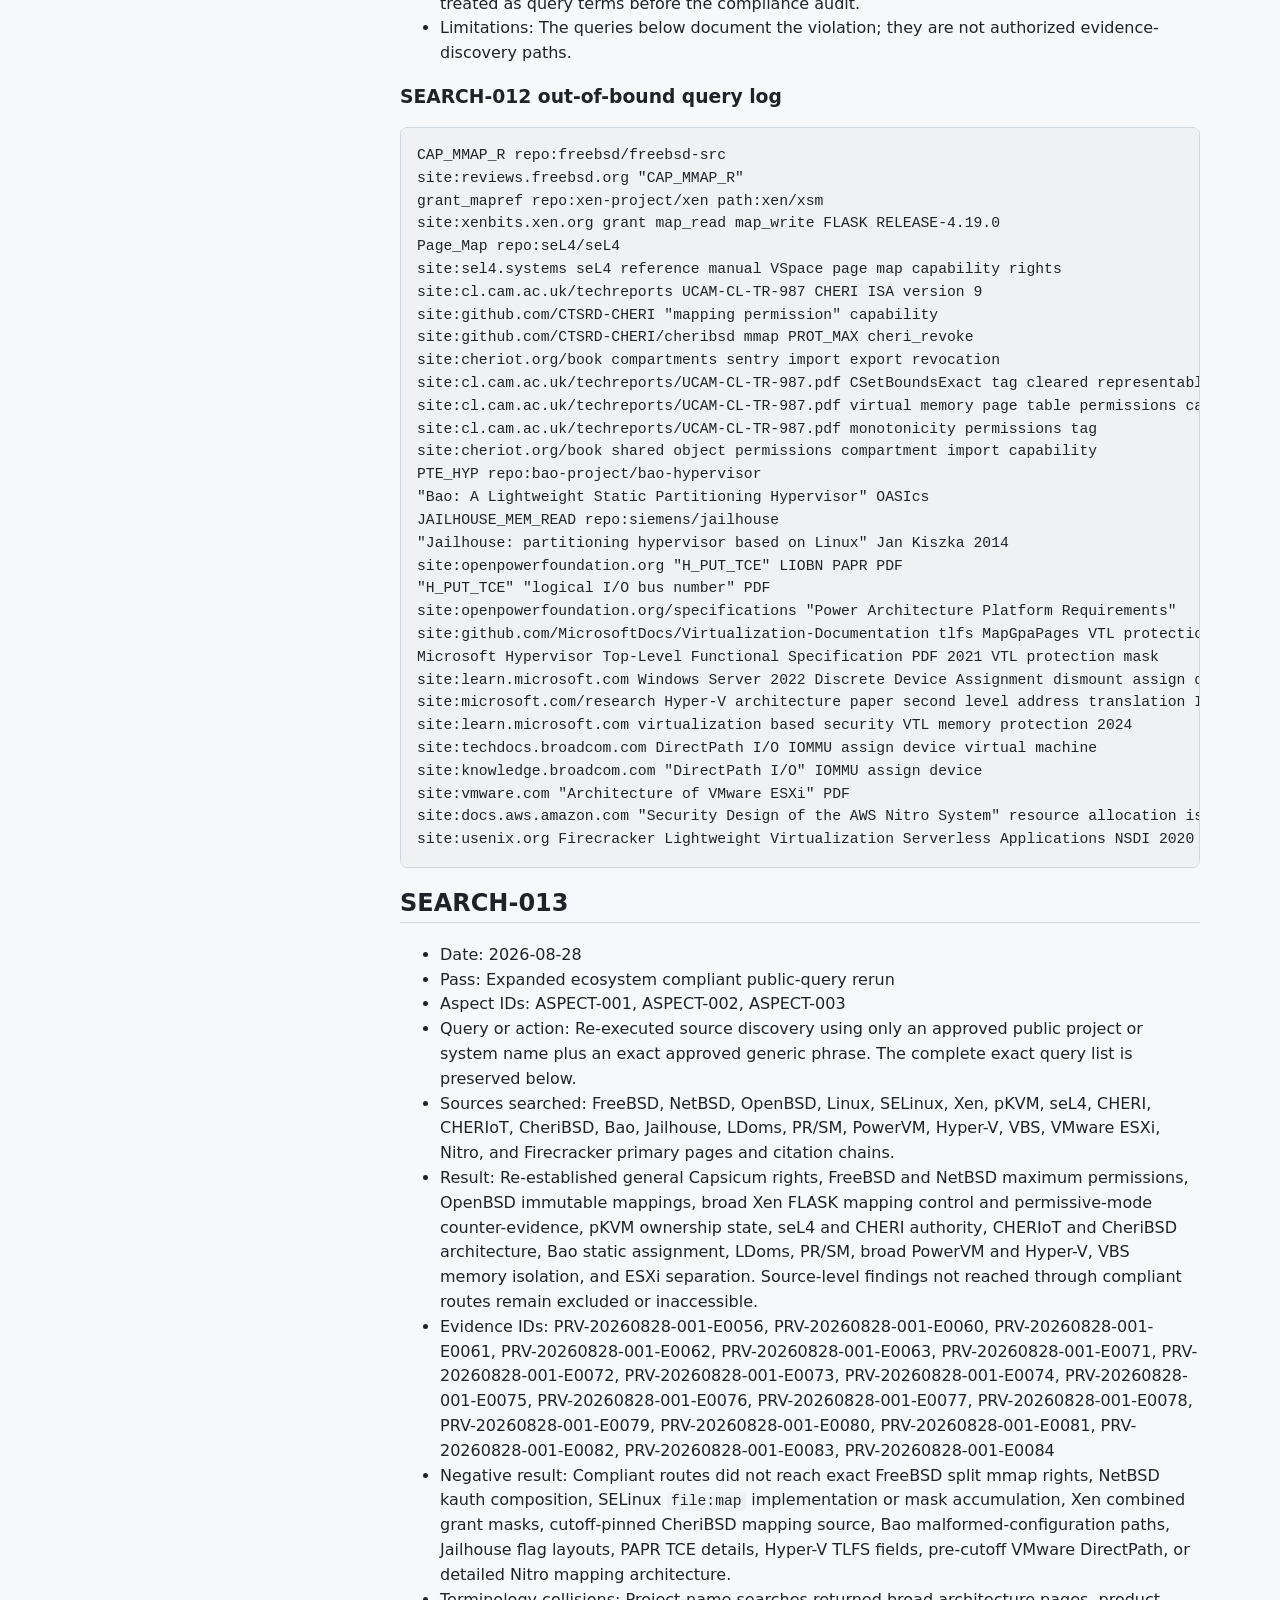
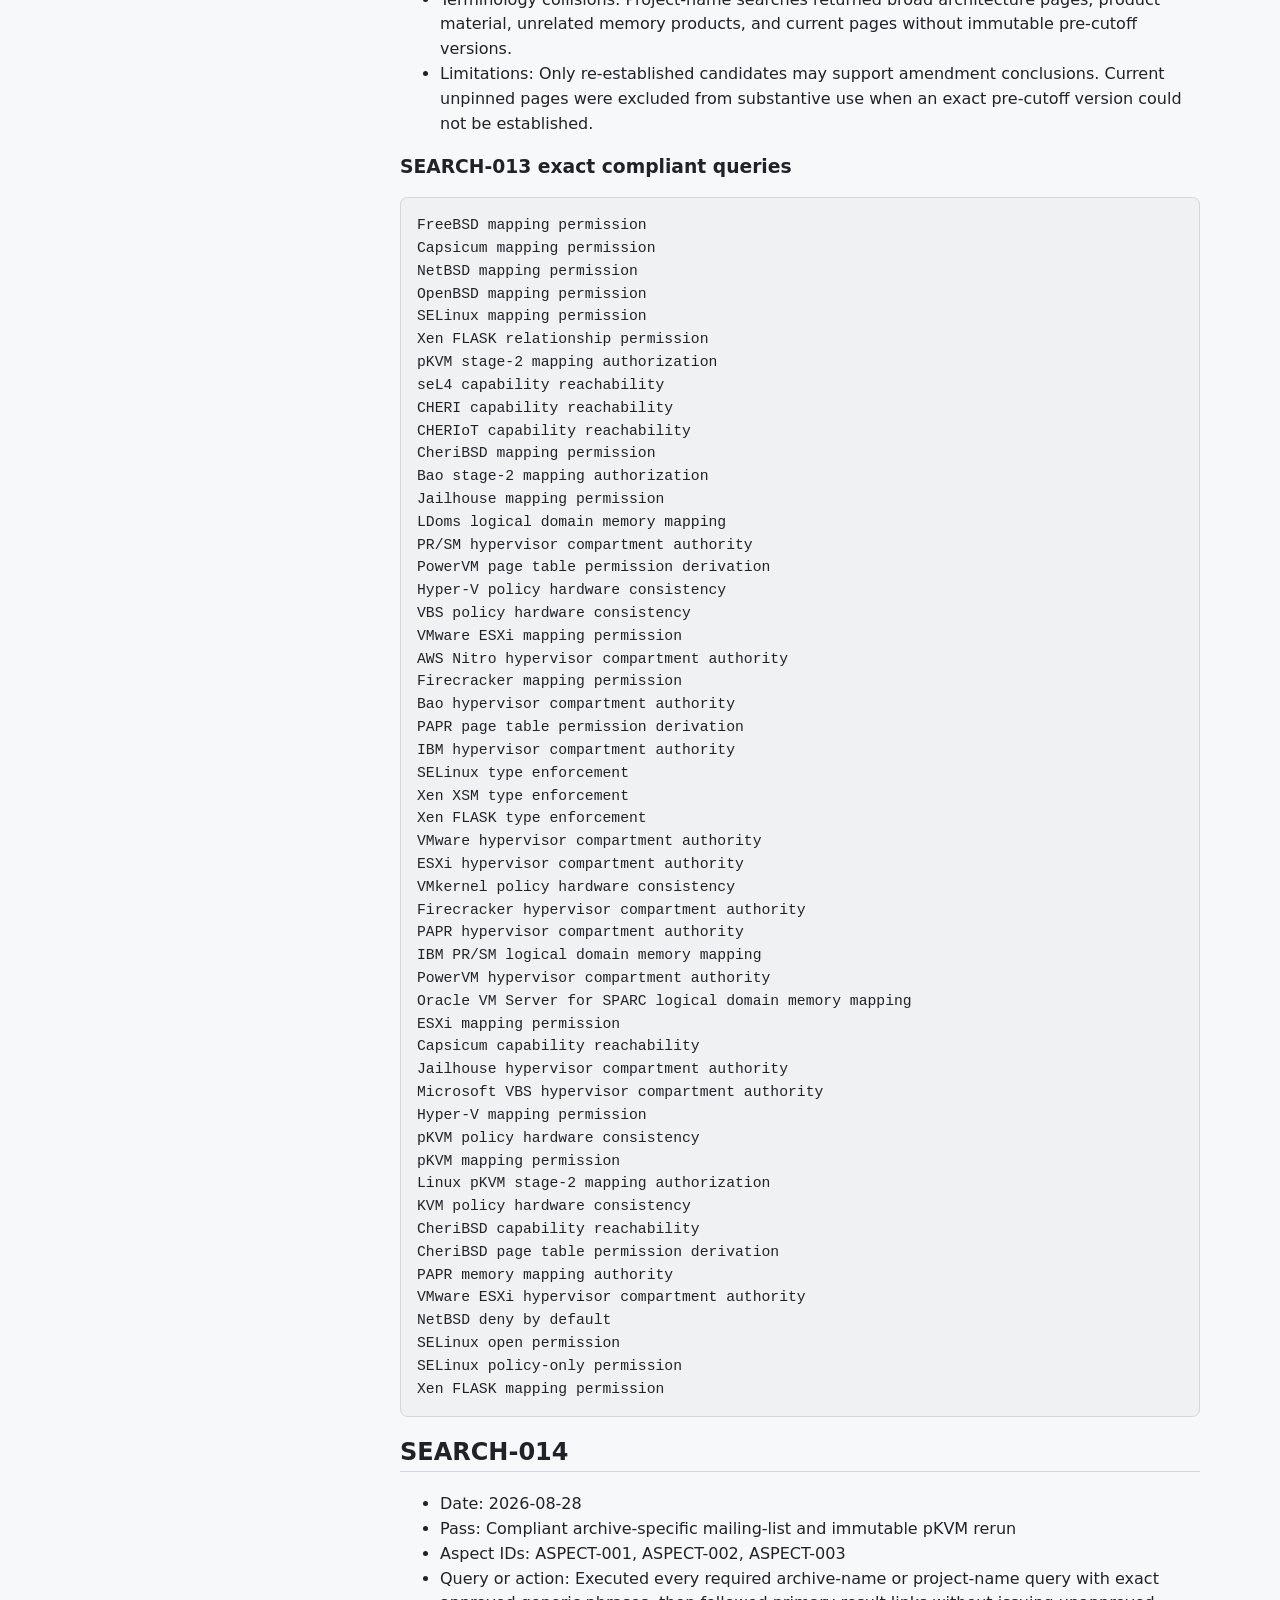
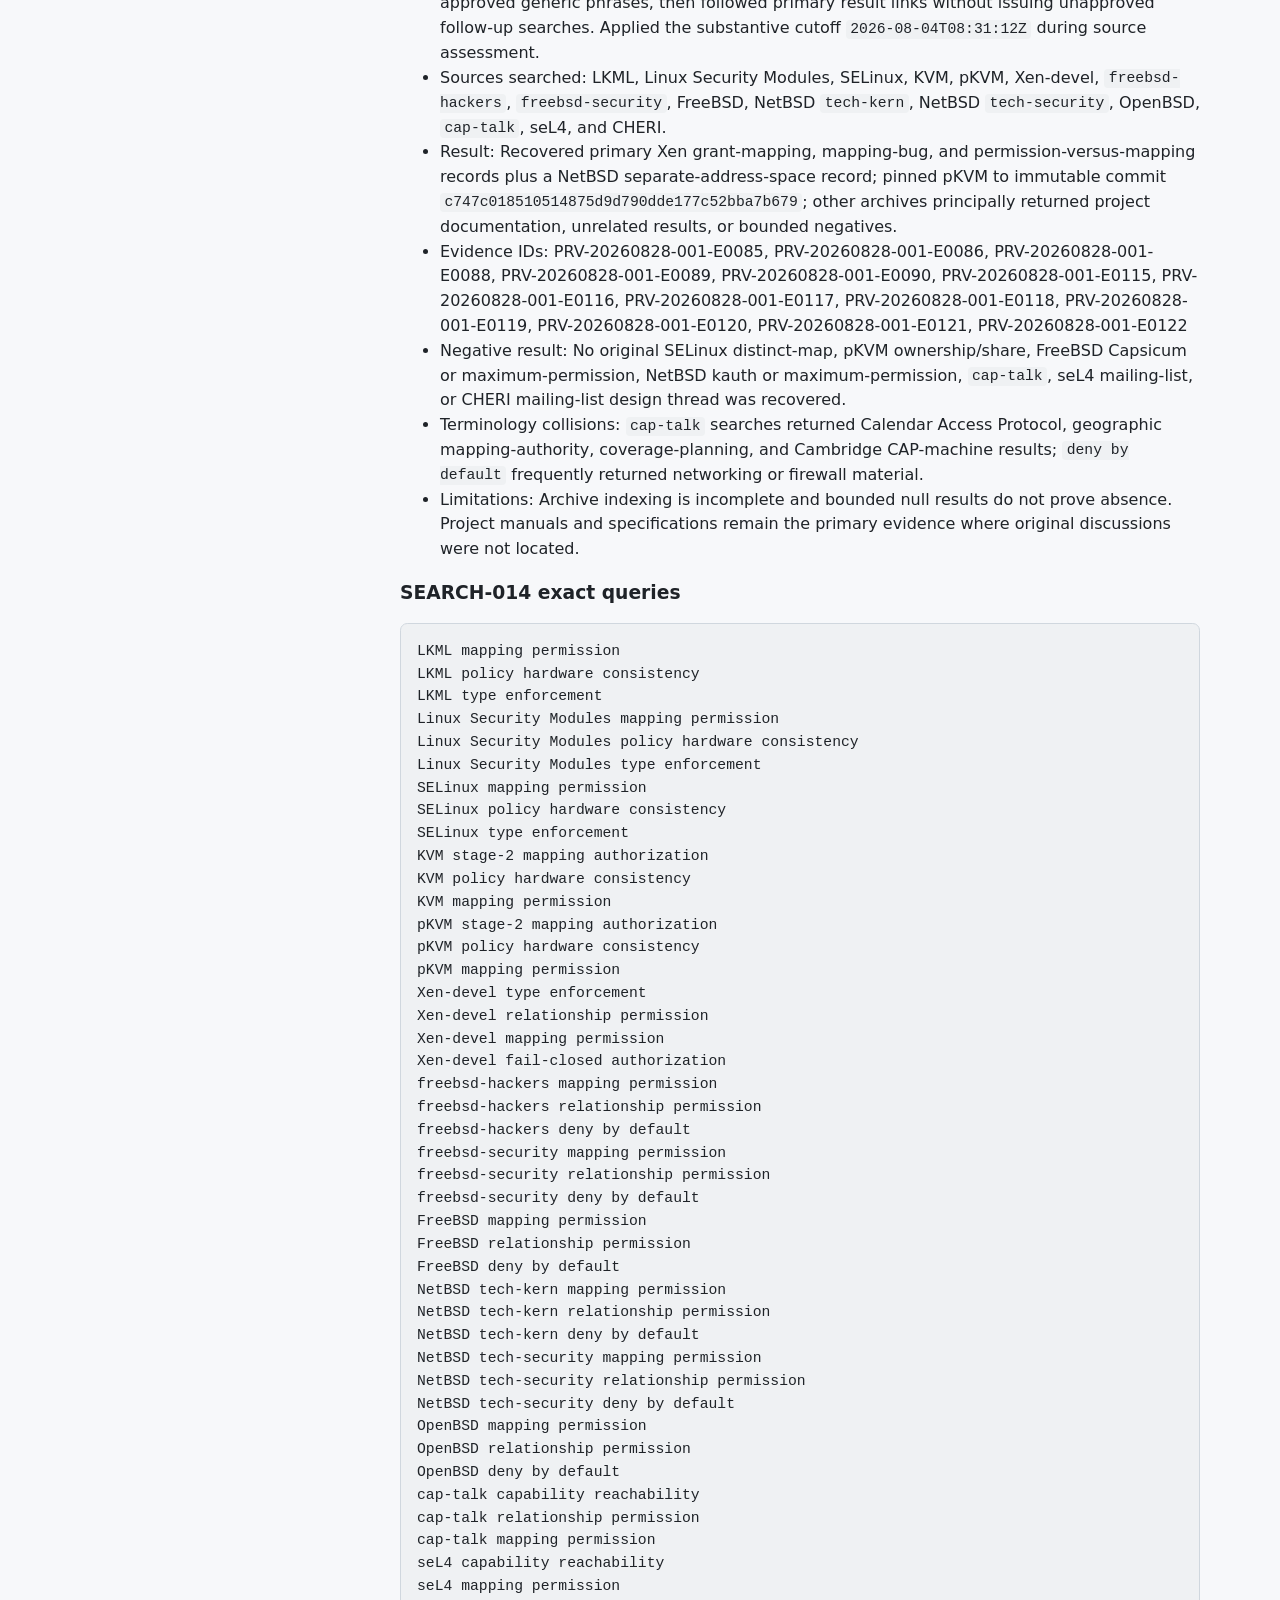
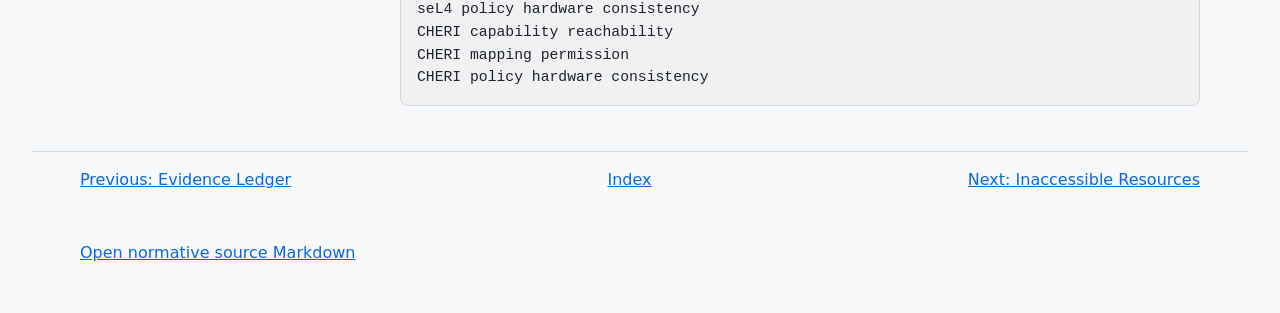
<file: reviews/PRV-20260828-001-helium-te-security-architecture/html/search-log.html>
<!doctype html>
<html lang="en">
<head>
  <meta charset="utf-8">
  <meta name="viewport" content="width=device-width, initial-scale=1">
  <title>Helium TE PoC security architecture provenance - Search Log | PRV-20260828-001-helium-te-security-architecture</title>
  <link rel="stylesheet" href="site.css">
</head>
<body>
  <a class="skip-link" href="#main-content">Skip to main content</a>
  <header class="site-header">
    <strong>PRV-20260828-001-helium-te-security-architecture</strong>
    <p>This HTML is a supplementary local view. The Markdown review package remains normative.</p>
  </header>
  <nav class="package-nav" aria-label="Review package"><ul><li><a href="./index.html">Index</a></li><li><a href="./HANDOFF.html">Handoff</a></li><li><a href="./prior-art-summary.html">Prior Art Summary</a></li><li><a href="./source-scope-summary.html">Source Scope Summary</a></li><li><a href="./report.html">Report</a></li><li><a href="./attribution.html">Attribution</a></li><li><a href="./publication-checklist.html">Publication Checklist</a></li><li><a href="./scope.html">Scope</a></li><li><a href="./aspect-map.html">Aspect Map</a></li><li><a href="./chronology.html">Chronology</a></li><li><a href="./evidence-ledger.html">Evidence Ledger</a></li><li><a href="./search-log.html" aria-current="page">Search Log</a></li><li><a href="./inaccessible-resources.html">Inaccessible Resources</a></li></ul></nav>
    <main id="main-content" tabindex="-1">
    <nav class="toc" aria-labelledby="toc-title"><h2 id="toc-title">On this page</h2><ol><li class="toc-level-1"><a href="#helium-te-poc-security-architecture-provenance-search-log">Helium TE PoC security architecture provenance - Search Log</a></li><li class="toc-level-2"><a href="#search-001">SEARCH-001</a></li><li class="toc-level-2"><a href="#search-002">SEARCH-002</a></li><li class="toc-level-2"><a href="#search-003">SEARCH-003</a></li><li class="toc-level-2"><a href="#search-004">SEARCH-004</a></li><li class="toc-level-2"><a href="#search-005">SEARCH-005</a></li><li class="toc-level-2"><a href="#search-006">SEARCH-006</a></li><li class="toc-level-2"><a href="#search-007">SEARCH-007</a></li><li class="toc-level-2"><a href="#search-008">SEARCH-008</a></li><li class="toc-level-2"><a href="#search-009">SEARCH-009</a></li><li class="toc-level-2"><a href="#search-010">SEARCH-010</a></li><li class="toc-level-2"><a href="#search-011">SEARCH-011</a></li><li class="toc-level-2"><a href="#search-012">SEARCH-012</a></li><li class="toc-level-3"><a href="#search-012-out-of-bound-query-log">SEARCH-012 out-of-bound query log</a></li><li class="toc-level-2"><a href="#search-013">SEARCH-013</a></li><li class="toc-level-3"><a href="#search-013-exact-compliant-queries">SEARCH-013 exact compliant queries</a></li><li class="toc-level-2"><a href="#search-014">SEARCH-014</a></li><li class="toc-level-3"><a href="#search-014-exact-queries">SEARCH-014 exact queries</a></li></ol></nav>
    <article aria-label="Helium TE PoC security architecture provenance - Search Log">
<h1 id="helium-te-poc-security-architecture-provenance-search-log">Helium TE PoC security architecture provenance - Search Log</h1>
<p>Review ID: <code>PRV-20260828-001</code> Short name: <code>helium-te-security-architecture</code> Distribution: <code>private</code> Intended distribution: <code>public-candidate</code> Created: <code>2026-08-28</code> Status: <code>Complete</code></p>
<p>Search activity is intended to be append-only. Preserve exact negative queries, terminology collisions, source dates, and access limitations.</p>
<h2 id="search-001">SEARCH-001</h2>
<ul><li>Date: 2026-08-28</li><li>Pass: Review initialization</li><li>Aspect IDs: ASPECT-001</li><li>Query or action: Recorded the initialization search state before source queries began.</li><li>Sources searched: Repository-generated review metadata.</li><li>Result: At package creation, analysis had not started; SEARCH-002 through SEARCH-008 record the completed work.</li><li>Evidence IDs: PRV-20260828-001-E0001</li><li>Negative result: No search result is asserted.</li><li>Terminology collisions: Assessment was deferred to SEARCH-002 through SEARCH-008.</li><li>Limitations: Search coverage is zero.</li></ul>
<h2 id="search-002">SEARCH-002</h2>
<ul><li>Date: 2026-08-28</li><li>Pass: Target aspect discovery</li><li>Aspect IDs: ASPECT-001, ASPECT-002, ASPECT-003</li><li>Query or action: Local target search for <code>policy[- ]only|open permission|OPEN|exposure authority|exposure_authority|dual permission|permission deriv|fail[- ]closed|deny[- ]by[- ]default</code>, followed by bounded symbol searches for <code>HE_TE_PERMISSION_OPEN</code>, <code>he_mapping_permissions</code>, <code>he_te_authorize</code>, <code>he_gstage_map</code>, <code>he_gstage_allows</code>, <code>he_require_private_denial</code>, <code>combined decision</code>, and <code>partial rules</code>.</li><li>Sources searched: Frozen target source, maintained documentation, tests, handoff, and retained agent-review material.</li><li>Result: Located the three selected aspects in the TE interface and mechanism, fixed policy, runtime mapping seam, G-stage implementation, maintained documentation, unit tests, and target-controlled review records.</li><li>Evidence IDs: PRV-20260828-001-E0003, PRV-20260828-001-E0004, PRV-20260828-001-E0005, PRV-20260828-001-E0007, PRV-20260828-001-E0009, PRV-20260828-001-E0039, PRV-20260828-001-E0040</li><li>Negative result: No exact target identifier named `dual permission derivation` was found in the bounded source search; the review label covers both per-bit-plus-combined authorization and policy-versus-hardware reconciliation.</li><li>Terminology collisions: <code>open</code> produced extensive unrelated matches for files, network listeners, workflow status, OpenSBI, and open tooling. Those meanings are excluded from ASPECT-001.</li><li>Limitations: This pass maps current surfaces only. It does not establish first introduction, authorship, influence, prior art, or independent convergence.</li></ul>
<h2 id="search-003">SEARCH-003</h2>
<ul><li>Date: 2026-08-28</li><li>Pass: Internal code and history lineage</li><li>Aspect IDs: ASPECT-001, ASPECT-002, ASPECT-003</li><li>Query or action: Inspected the complete 19-commit sanitized ancestor log, isolated blame for eight selected source/documentation files, target references and policy-model documentation, handoff/remediation records, and retained agent-review integration chronology. Searched history and files for <code>HE_TE_PERMISSION_OPEN</code>, <code>open</code>, exposure, complete request, combined decision, divergence, absent mapping, FLASK, SELinux, XSM, review influence, and policy modification.</li><li>Sources searched: Private sanitized Git bundle under ignored <code>scratch/PRV-20260828-001/</code> and frozen target files at commit <code>1ab289c066b69acdd8b55c9f77055b0145be1316</code>.</li><li>Result: All selected mechanism lines trace to sanitized snapshot commit <code>30c08e6345f6f0f2e0a716937d3cde6c8ed778c5</code>; target documentation explicitly identifies FLASK/SELinux tuple vocabulary and general security-principle influences; retained reviews postdate the mechanisms and are linked only to adjacent remediations.</li><li>Evidence IDs: PRV-20260828-001-E0010, PRV-20260828-001-E0011, PRV-20260828-001-E0012, PRV-20260828-001-E0013, PRV-20260828-001-E0014, PRV-20260828-001-E0015</li><li>Negative result: No permitted commit, issue, prompt, handoff, review, or design record attributes the name or semantics of <code>OPEN</code>, per-bit-plus-combined authorization, TE-to-G-stage reconciliation, or policy-denial-plus-absent-mapping to a specific source. No retained review precedes the mechanisms or is explicitly linked to their introduction.</li><li>Terminology collisions: <code>Dual permission derivation</code> is review taxonomy, not a target term. Exact one-rule complete-set matching means one rule covers the full requested subset; it does not require equality between requested and granted permission sets.</li><li>Limitations: The branch is intentionally history-sanitized; pre-snapshot development history, excluded <code>local-history</code>, PRs, issues, and unavailable design discussions were not inspected. Negative results do not prove absence.</li></ul>
<h2 id="search-004">SEARCH-004</h2>
<ul><li>Date: 2026-08-28</li><li>Pass: Approved local-source landscape</li><li>Aspect IDs: ASPECT-001, ASPECT-002, ASPECT-003</li><li>Query or action: Read the registered source boundary and relevant component instructions, then searched approved read-only local research for foundational Type Enforcement, map or reachability authority, policy composition, policy-to-hardware derivation, fail-closed enforcement, and cited primary sources.</li><li>Sources searched: <code>workspace://osr-claude</code> at <code>f2edd17c6ed70f09a9b3db98eec27e54e185612a</code>; <code>workspace://formal-verification-research</code> at <code>8b91ebda1d4a5c733596a67ef7c5cc83486212e9</code>; <code>workspace://beryllium-repo</code> at <code>65f6d895a2007e8e093582cc48726375fd23b563</code>; <code>workspace://cheri-riscv-notes-repo</code> at <code>655309289ee715cbe40690d41b222e3cba05e6b5</code>; <code>workspace://xrv-research-repo</code> at <code>ca414903b93cab82697a30ec2a57ed62c357d380</code>.</li><li>Result: The strongest retained primary corpus was in <code>osr-claude</code>: Boebert-Kain Type Enforcement, Kain-Landwehr, DTMach, DTOS, Flask, LOCK, Policy Machine, and SmMTT. Exact retained-copy hashes were computed separately.</li><li>Evidence IDs: PRV-20260828-001-E0016, PRV-20260828-001-E0017, PRV-20260828-001-E0018, PRV-20260828-001-E0019, PRV-20260828-001-E0020, PRV-20260828-001-E0021, PRV-20260828-001-E0022, PRV-20260828-001-E0026, PRV-20260828-001-E0038</li><li>Negative result: No approved local source established target influence, exact target-style <code>OPEN</code>, single-rule non-composition as a Flask or SELinux property, or runtime policy-to-hardware readback with terminal mismatch handling.</li><li>Terminology collisions: NIST Policy Machine uses <code>open</code> as a compound user request; other local security literature uses exposure in unrelated senses.</li><li>Limitations: Local-source availability is not exhaustive, public accessibility does not establish redistribution permission, and restricted Microsoft copies were neither opened nor copied.</li></ul>
<h2 id="search-005">SEARCH-005</h2>
<ul><li>Date: 2026-08-28</li><li>Pass: Public terminology queries</li><li>Aspect IDs: ASPECT-001, ASPECT-002, ASPECT-003</li><li>Query or action: Exact queries with no date, language, domain, repository, author, or project-name filters: <code>type enforcement</code>; <code>policy-only permission</code>; <code>open permission</code>; <code>exposure authority</code>; <code>separated exposure authority</code>; <code>dual permission derivation</code>; <code>dual-source authorization</code>; <code>fail-closed authorization</code>; <code>deny by default</code>; <code>reference monitor permission derivation</code>.</li><li>Sources searched: Public search results reached only through the user-approved query terms.</li><li>Result: <code>type enforcement</code> reached the historical lineage amid programming-language collisions; <code>deny by default</code> and <code>fail-closed authorization</code> produced generic principle or modern vendor material; the remaining distinctive phrases produced unrelated or sparse results.</li><li>Evidence IDs: PRV-20260828-001-E0027, PRV-20260828-001-E0038</li><li>Negative result: No query established policy-only <code>OPEN</code>, exposure authority, dual permission derivation, or dual-source authorization as an established historical OS-security term.</li><li>Terminology collisions: Browser and Android permissions, environmental and medical exposure, statutory authority, procurement, two-person approval, programming-language permission splitting, firewalls, and modern authorization products.</li><li>Limitations: Search-engine indexing, archives, and alternate terminology are incomplete.</li></ul>
<h2 id="search-006">SEARCH-006</h2>
<ul><li>Date: 2026-08-28</li><li>Pass: Public combined-concept queries</li><li>Aspect IDs: ASPECT-001, ASPECT-002, ASPECT-003</li><li>Query or action: Exact approved combinations with no filters: <code>type enforcement open permission</code>; <code>type enforcement policy-only permission</code>; <code>open permission exposure authority</code>; <code>dual permission derivation dual-source authorization</code>; <code>separated exposure authority open permission</code>; <code>policy-only permission fail-closed authorization</code>.</li><li>Sources searched: Public search results and citation links reached from those results.</li><li>Result: No close primary source was found under the distinctive combined phrases; foundational and implementation sources were reached through <code>type enforcement</code> and subsequent citation navigation.</li><li>Evidence IDs: PRV-20260828-001-E0027, PRV-20260828-001-E0038</li><li>Negative result: No exact phrase combination identified the target&#x27;s policy-only/no-PTE exposure bit, per-bit-plus-complete-set algorithm, or policy-to-hardware readback reconciliation.</li><li>Terminology collisions: Occupational exposure, medical disclosure, generic IAM policy, dual approval, and programming-language derivations dominated unrelated results.</li><li>Limitations: The approved public-term boundary prohibited target identifiers and source-specific search queries.</li></ul>
<h2 id="search-007">SEARCH-007</h2>
<ul><li>Date: 2026-08-28</li><li>Pass: Primary-source citation and repository navigation</li><li>Aspect IDs: ASPECT-001, ASPECT-002, ASPECT-003</li><li>Query or action: From allowlisted results, followed primary bibliographies and official project links to verify Type Enforcement, DTMach, DTOS, Flask, LOCK, Policy Machine, Linux SELinux <code>open</code> and <code>map</code> commits, SELinuxProject rule expansion, and SmMTT version 0.49.</li><li>Sources searched: NIST proceedings, author and project copies, IEEE and USENIX publications, ACSAC, Linux and SELinuxProject repositories, and the RISC-V SmMTT release/source.</li><li>Result: Confirmed strong prior art for separated mapping or relationship authority; confirmed policy-derived rights loaded into MMU enforcement; confirmed SELinux ordinary allow permissions accumulate by bitwise OR; found no exact runtime policy-to-hardware readback precedent.</li><li>Evidence IDs: PRV-20260828-001-E0016, PRV-20260828-001-E0017, PRV-20260828-001-E0018, PRV-20260828-001-E0019, PRV-20260828-001-E0020, PRV-20260828-001-E0021, PRV-20260828-001-E0022, PRV-20260828-001-E0023, PRV-20260828-001-E0024, PRV-20260828-001-E0025, PRV-20260828-001-E0026, PRV-20260828-001-E0038</li><li>Negative result: Flask and foundational TE sources do not show target-style <code>OPEN</code>; LOCK, DTOS, Flask, and SmMTT do not show independent hardware-state readback followed by terminal policy mismatch handling.</li><li>Terminology collisions: Linux SELinux <code>open</code> is a file-operation permission, while SELinux <code>map</code> is the closer mapping-authority precedent.</li><li>Limitations: Canonical URLs for several supplementary historical sources remain unresolved; detailed restricted DTOS policy reports were not used.</li></ul>
<h2 id="search-008">SEARCH-008</h2>
<ul><li>Date: 2026-08-28</li><li>Pass: Inaccessible-resource and source-clearance check</li><li>Aspect IDs: ASPECT-001, ASPECT-002, ASPECT-003</li><li>Query or action: Checked cited but unavailable Flask, DTOS, SAT, capability-analysis, conference-volume, publisher, historical-host, mailing-list, and SmMTT freshness leads; recorded exact access outcomes and alternatives.</li><li>Sources searched: Public citation chains, approved local source metadata, publisher and historical project routes, library holdings, and the confirmed public-query navigation path.</li><li>Result: Preserved eleven stable inaccessible-resource records. High-priority gaps are the Flask policy-module permission inventory, restricted DTOS design reports, the SAT design overview, and SmMTT activity after 2026-08-18.</li><li>Evidence IDs: PRV-20260828-001-E0028, PRV-20260828-001-E0029, PRV-20260828-001-E0030, PRV-20260828-001-E0031, PRV-20260828-001-E0032, PRV-20260828-001-E0033, PRV-20260828-001-E0034, PRV-20260828-001-E0035, PRV-20260828-001-E0036, PRV-20260828-001-E0037</li><li>Negative result: No accessible source closed the exact <code>OPEN</code>, one-rule non-composition, or runtime policy-to-hardware reconciliation origin gaps.</li><li>Terminology collisions: No additional exact technical usage was established in the limited archive checks.</li><li>Limitations: Restrictions were not bypassed; user-provided copies would remain private or restricted until licensing and redistribution review.</li></ul>
<h2 id="search-009">SEARCH-009</h2>
<ul><li>Date: 2026-08-28</li><li>Pass: Pre-creation Beryllium implementation and session lineage</li><li>Aspect IDs: ASPECT-001, ASPECT-002, ASPECT-003</li><li>Query or action: Captured isolated logs and trees for five pathfinder checkpoints and pre-cutoff mainline through R0; extracted exact historical plans, evidence, policy research, pathfinder comparison, session records, models, runtime plan, and R0 freeze; inspected blame at <code>511187f9d1f44c322e3a4a11347584fd8a20dc72</code> for TE API, mechanism, policy, runtime, and G-stage files. Searched for <code>OPEN</code>, complete-request coverage, per-bit derivation, policy/PTE divergence, absent mapping, pre-implementation prompts, and cross-repository rename or import evidence.</li><li>Sources searched: <code>workspace://beryllium-repo</code> exact commits no later than <code>2026-08-04T08:31:12Z</code>, through private maintained-helper output under ignored scratch.</li><li>Result: Minimal pathfinder <code>cc6029a</code> is the direct generic implementation predecessor; fixed TE checkpoint <code>511187f</code> is the earliest supported Beryllium implementation of all selected mechanisms; later same-day sessions are retrospective; direct transfer into standalone Helium remains unresolved.</li><li>Evidence IDs: PRV-20260828-001-E0042, PRV-20260828-001-E0043, PRV-20260828-001-E0044, PRV-20260828-001-E0045, PRV-20260828-001-E0046, PRV-20260828-001-E0047, PRV-20260828-001-E0048, PRV-20260828-001-E0049, PRV-20260828-001-E0050</li><li>Negative result: No selected <code>OPEN</code>, one-rule, or TE/PTE reconciliation mechanism appears in supplied pre-<code>511187f</code> records; no pre-implementation prompt was retained; no cross-repository parent, rename diff, patch identity, source-hash bridge, or import record links <code>511187f</code> to standalone Helium.</li><li>Terminology collisions: Pre-identity records use Beryllium and <code>be_</code> for the pathfinder that was later named Helium and <code>he_</code>; naming continuity is not implementation-transfer evidence.</li><li>Limitations: The former standalone <code>local-history</code> ref and <code>c8d1032</code> anchor do not resolve. Current post-cutoff Beryllium files were not used as substantive evidence.</li></ul>
<h2 id="search-010">SEARCH-010</h2>
<ul><li>Date: 2026-08-28</li><li>Pass: Expanded conference and proceedings landscape</li><li>Aspect IDs: ASPECT-001, ASPECT-002, ASPECT-003</li><li>Query or action: Venue-bounded primary searches across USENIX Security, OSDI, USENIX ATC, HotOS, ACM SOSP, CCS, ASPLOS, EuroSys, VEE, SACMAT, IEEE Security and Privacy, ACSAC, NDSS, and the available NCSC/NISSC corpus. Query families combined each venue with approved terms for mapping permission, relationship permission, memory-mapping authority, capability reachability, page-table permission derivation, policy/hardware consistency, reference-monitor MMU, fail-closed authorization, Type Enforcement, and deny by default.</li><li>Sources searched: Official proceedings and event pages, author manuscripts, NIST-hosted historical proceedings, and citation-chain primary sources with substantive dates no later than <code>2026-08-04T08:31:12Z</code>.</li><li>Result: Initial discovery retained the 1981 SDC Communications Kernel, 2003 TrustedBSD MAC Framework, 2006 Petroni semantic-integrity monitor, and 2013 InkTag. The later compliance pass in SEARCH-011 retained the first three and excluded InkTag.</li><li>Evidence IDs: PRV-20260828-001-E0042, PRV-20260828-001-E0051, PRV-20260828-001-E0052, PRV-20260828-001-E0053, PRV-20260828-001-E0054, PRV-20260828-001-E0070</li><li>Negative result: No proceedings source resolved the exact target-style <code>OPEN</code>, one-rule complete-request origin, or post-install TE-to-G-stage readback with immediate terminal divergence handling.</li><li>Terminology collisions: Relevant mechanisms appear under capability mapping, rights intersection, semantic integrity, mapping intent, and paraverification rather than the target&#x27;s review terminology.</li><li>Limitations: USENIX and the available NCSC/NISSC corpus received the strongest full-text treatment. ACM, IEEE, ACSAC, NDSS, and SACMAT coverage was venue-wide and citation-chain based rather than paper-by-paper enumeration; 18th NISSC volume 2 remains unavailable.</li></ul>
<h2 id="search-011">SEARCH-011</h2>
<ul><li>Date: 2026-08-28</li><li>Pass: Expanded proceedings public-query compliance rerun</li><li>Aspect IDs: ASPECT-001, ASPECT-002, ASPECT-003</li><li>Query or action: Re-ran source discovery only with approved venue names and exact generic phrases. Successful queries were <code>site:usenix.org/legacy/event/sec06 \&quot;USENIX Security\&quot; \&quot;type enforcement\&quot;</code> for Petroni and <code>site:usenix.org/legacy/event/usenix03/tech/freenix03 \&quot;USENIX ATC\&quot; \&quot;type enforcement\&quot;</code> plus <code>\&quot;USENIX ATC\&quot; \&quot;type enforcement\&quot;</code> for TrustedBSD. InkTag attempts used each of <code>page table permission derivation</code>, <code>policy hardware consistency</code>, <code>memory mapping authority</code>, <code>reference monitor MMU</code>, <code>fail-closed authorization</code>, <code>capability reachability</code>, <code>mapping permission</code>, <code>relationship permission</code>, <code>deny by default</code>, <code>policy-only permission</code>, and <code>type enforcement</code> with <code>ASPLOS</code>, plus compliant <code>site:cs.utexas.edu/users/witchel</code> and <code>site:dl.acm.org</code> forms.</li><li>Sources searched: Approved local NCSC/NISSC corpus, official USENIX event archives, ASPLOS or institutional result pages reached through compliant queries.</li><li>Result: SDC remained admissible through approved local evidence; TrustedBSD and Petroni were independently re-established through compliant public queries; InkTag was not reached and is withdrawn.</li><li>Evidence IDs: PRV-20260828-001-E0051, PRV-20260828-001-E0052, PRV-20260828-001-E0053, PRV-20260828-001-E0054, PRV-20260828-001-E0070</li><li>Negative result: No compliant ASPLOS query or result-citation chain reached InkTag.</li><li>Terminology collisions: Prior out-of-bound searches used standalone technical terms and exact titles; results depending solely on those routes are excluded.</li><li>Limitations: InkTag may be reconsidered only under a future explicitly confirmed public-query scope.</li></ul>
<h2 id="search-012">SEARCH-012</h2>
<ul><li>Date: 2026-08-28</li><li>Pass: Expanded ecosystem initial discovery and scope-violation record</li><li>Aspect IDs: ASPECT-001, ASPECT-002, ASPECT-003</li><li>Query or action: Initial public discovery used approved project names but also unapproved source identifiers, title fragments, and technical terms. Exact out-of-bound queries are preserved below solely as compliance history and are not relied upon.</li><li>Sources searched: Public search and code-search services across BSD, Linux, Xen, seL4, CHERI, static partitioners, and industry hypervisors.</li><li>Result: Candidate findings were treated as inadmissible until independently re-established through SEARCH-013. Exact FreeBSD split mapping rights, NetBSD kauth, Xen combined grant masks, PAPR TCE details, Hyper-V TLFS fields, Bao warning paths, Jailhouse flag layouts, DirectPath, detailed Nitro architecture, and source-level CheriBSD mappings were not re-admitted.</li><li>Evidence IDs: PRV-20260828-001-E0055, PRV-20260828-001-E0057, PRV-20260828-001-E0059, PRV-20260828-001-E0064, PRV-20260828-001-E0065, PRV-20260828-001-E0066, PRV-20260828-001-E0067, PRV-20260828-001-E0068, PRV-20260828-001-E0069, PRV-20260828-001-E0071</li><li>Negative result: No conclusion is retained solely from an out-of-bound discovery route.</li><li>Terminology collisions: Public project identifiers and implementation symbols were improperly treated as query terms before the compliance audit.</li><li>Limitations: The queries below document the violation; they are not authorized evidence-discovery paths.</li></ul>
<h3 id="search-012-out-of-bound-query-log">SEARCH-012 out-of-bound query log</h3>
<pre><code>CAP_MMAP_R repo:freebsd/freebsd-src
site:reviews.freebsd.org &quot;CAP_MMAP_R&quot;
grant_mapref repo:xen-project/xen path:xen/xsm
site:xenbits.xen.org grant map_read map_write FLASK RELEASE-4.19.0
Page_Map repo:seL4/seL4
site:sel4.systems seL4 reference manual VSpace page map capability rights
site:cl.cam.ac.uk/techreports UCAM-CL-TR-987 CHERI ISA version 9
site:github.com/CTSRD-CHERI &quot;mapping permission&quot; capability
site:github.com/CTSRD-CHERI/cheribsd mmap PROT_MAX cheri_revoke
site:cheriot.org/book compartments sentry import export revocation
site:cl.cam.ac.uk/techreports/UCAM-CL-TR-987.pdf CSetBoundsExact tag cleared representable
site:cl.cam.ac.uk/techreports/UCAM-CL-TR-987.pdf virtual memory page table permissions capability check
site:cl.cam.ac.uk/techreports/UCAM-CL-TR-987.pdf monotonicity permissions tag
site:cheriot.org/book shared object permissions compartment import capability
PTE_HYP repo:bao-project/bao-hypervisor
&quot;Bao: A Lightweight Static Partitioning Hypervisor&quot; OASIcs
JAILHOUSE_MEM_READ repo:siemens/jailhouse
&quot;Jailhouse: partitioning hypervisor based on Linux&quot; Jan Kiszka 2014
site:openpowerfoundation.org &quot;H_PUT_TCE&quot; LIOBN PAPR PDF
&quot;H_PUT_TCE&quot; &quot;logical I/O bus number&quot; PDF
site:openpowerfoundation.org/specifications &quot;Power Architecture Platform Requirements&quot;
site:github.com/MicrosoftDocs/Virtualization-Documentation tlfs MapGpaPages VTL protection mask
Microsoft Hypervisor Top-Level Functional Specification PDF 2021 VTL protection mask
site:learn.microsoft.com Windows Server 2022 Discrete Device Assignment dismount assign device
site:microsoft.com/research Hyper-V architecture paper second level address translation IOMMU
site:learn.microsoft.com virtualization based security VTL memory protection 2024
site:techdocs.broadcom.com DirectPath I/O IOMMU assign device virtual machine
site:knowledge.broadcom.com &quot;DirectPath I/O&quot; IOMMU assign device
site:vmware.com &quot;Architecture of VMware ESXi&quot; PDF
site:docs.aws.amazon.com &quot;Security Design of the AWS Nitro System&quot; resource allocation isolation
site:usenix.org Firecracker Lightweight Virtualization Serverless Applications NSDI 2020</code></pre>
<h2 id="search-013">SEARCH-013</h2>
<ul><li>Date: 2026-08-28</li><li>Pass: Expanded ecosystem compliant public-query rerun</li><li>Aspect IDs: ASPECT-001, ASPECT-002, ASPECT-003</li><li>Query or action: Re-executed source discovery using only an approved public project or system name plus an exact approved generic phrase. The complete exact query list is preserved below.</li><li>Sources searched: FreeBSD, NetBSD, OpenBSD, Linux, SELinux, Xen, pKVM, seL4, CHERI, CHERIoT, CheriBSD, Bao, Jailhouse, LDoms, PR/SM, PowerVM, Hyper-V, VBS, VMware ESXi, Nitro, and Firecracker primary pages and citation chains.</li><li>Result: Re-established general Capsicum rights, FreeBSD and NetBSD maximum permissions, OpenBSD immutable mappings, broad Xen FLASK mapping control and permissive-mode counter-evidence, pKVM ownership state, seL4 and CHERI authority, CHERIoT and CheriBSD architecture, Bao static assignment, LDoms, PR/SM, broad PowerVM and Hyper-V, VBS memory isolation, and ESXi separation. Source-level findings not reached through compliant routes remain excluded or inaccessible.</li><li>Evidence IDs: PRV-20260828-001-E0056, PRV-20260828-001-E0060, PRV-20260828-001-E0061, PRV-20260828-001-E0062, PRV-20260828-001-E0063, PRV-20260828-001-E0071, PRV-20260828-001-E0072, PRV-20260828-001-E0073, PRV-20260828-001-E0074, PRV-20260828-001-E0075, PRV-20260828-001-E0076, PRV-20260828-001-E0077, PRV-20260828-001-E0078, PRV-20260828-001-E0079, PRV-20260828-001-E0080, PRV-20260828-001-E0081, PRV-20260828-001-E0082, PRV-20260828-001-E0083, PRV-20260828-001-E0084</li><li>Negative result: Compliant routes did not reach exact FreeBSD split mmap rights, NetBSD kauth composition, SELinux <code>file:map</code> implementation or mask accumulation, Xen combined grant masks, cutoff-pinned CheriBSD mapping source, Bao malformed-configuration paths, Jailhouse flag layouts, PAPR TCE details, Hyper-V TLFS fields, pre-cutoff VMware DirectPath, or detailed Nitro mapping architecture.</li><li>Terminology collisions: Project-name searches returned broad architecture pages, product material, unrelated memory products, and current pages without immutable pre-cutoff versions.</li><li>Limitations: Only re-established candidates may support amendment conclusions. Current unpinned pages were excluded from substantive use when an exact pre-cutoff version could not be established.</li></ul>
<h3 id="search-013-exact-compliant-queries">SEARCH-013 exact compliant queries</h3>
<pre><code>FreeBSD mapping permission
Capsicum mapping permission
NetBSD mapping permission
OpenBSD mapping permission
SELinux mapping permission
Xen FLASK relationship permission
pKVM stage-2 mapping authorization
seL4 capability reachability
CHERI capability reachability
CHERIoT capability reachability
CheriBSD mapping permission
Bao stage-2 mapping authorization
Jailhouse mapping permission
LDoms logical domain memory mapping
PR/SM hypervisor compartment authority
PowerVM page table permission derivation
Hyper-V policy hardware consistency
VBS policy hardware consistency
VMware ESXi mapping permission
AWS Nitro hypervisor compartment authority
Firecracker mapping permission
Bao hypervisor compartment authority
PAPR page table permission derivation
IBM hypervisor compartment authority
SELinux type enforcement
Xen XSM type enforcement
Xen FLASK type enforcement
VMware hypervisor compartment authority
ESXi hypervisor compartment authority
VMkernel policy hardware consistency
Firecracker hypervisor compartment authority
PAPR hypervisor compartment authority
IBM PR/SM logical domain memory mapping
PowerVM hypervisor compartment authority
Oracle VM Server for SPARC logical domain memory mapping
ESXi mapping permission
Capsicum capability reachability
Jailhouse hypervisor compartment authority
Microsoft VBS hypervisor compartment authority
Hyper-V mapping permission
pKVM policy hardware consistency
pKVM mapping permission
Linux pKVM stage-2 mapping authorization
KVM policy hardware consistency
CheriBSD capability reachability
CheriBSD page table permission derivation
PAPR memory mapping authority
VMware ESXi hypervisor compartment authority
NetBSD deny by default
SELinux open permission
SELinux policy-only permission
Xen FLASK mapping permission</code></pre>
<h2 id="search-014">SEARCH-014</h2>
<ul><li>Date: 2026-08-28</li><li>Pass: Compliant archive-specific mailing-list and immutable pKVM rerun</li><li>Aspect IDs: ASPECT-001, ASPECT-002, ASPECT-003</li><li>Query or action: Executed every required archive-name or project-name query with exact approved generic phrases, then followed primary result links without issuing unapproved follow-up searches. Applied the substantive cutoff <code>2026-08-04T08:31:12Z</code> during source assessment.</li><li>Sources searched: LKML, Linux Security Modules, SELinux, KVM, pKVM, Xen-devel, <code>freebsd-hackers</code>, <code>freebsd-security</code>, FreeBSD, NetBSD <code>tech-kern</code>, NetBSD <code>tech-security</code>, OpenBSD, <code>cap-talk</code>, seL4, and CHERI.</li><li>Result: Recovered primary Xen grant-mapping, mapping-bug, and permission-versus-mapping records plus a NetBSD separate-address-space record; pinned pKVM to immutable commit <code>c747c018510514875d9d790dde177c52bba7b679</code>; other archives principally returned project documentation, unrelated results, or bounded negatives.</li><li>Evidence IDs: PRV-20260828-001-E0085, PRV-20260828-001-E0086, PRV-20260828-001-E0088, PRV-20260828-001-E0089, PRV-20260828-001-E0090, PRV-20260828-001-E0115, PRV-20260828-001-E0116, PRV-20260828-001-E0117, PRV-20260828-001-E0118, PRV-20260828-001-E0119, PRV-20260828-001-E0120, PRV-20260828-001-E0121, PRV-20260828-001-E0122</li><li>Negative result: No original SELinux distinct-map, pKVM ownership/share, FreeBSD Capsicum or maximum-permission, NetBSD kauth or maximum-permission, <code>cap-talk</code>, seL4 mailing-list, or CHERI mailing-list design thread was recovered.</li><li>Terminology collisions: <code>cap-talk</code> searches returned Calendar Access Protocol, geographic mapping-authority, coverage-planning, and Cambridge CAP-machine results; <code>deny by default</code> frequently returned networking or firewall material.</li><li>Limitations: Archive indexing is incomplete and bounded null results do not prove absence. Project manuals and specifications remain the primary evidence where original discussions were not located.</li></ul>
<h3 id="search-014-exact-queries">SEARCH-014 exact queries</h3>
<pre><code>LKML mapping permission
LKML policy hardware consistency
LKML type enforcement
Linux Security Modules mapping permission
Linux Security Modules policy hardware consistency
Linux Security Modules type enforcement
SELinux mapping permission
SELinux policy hardware consistency
SELinux type enforcement
KVM stage-2 mapping authorization
KVM policy hardware consistency
KVM mapping permission
pKVM stage-2 mapping authorization
pKVM policy hardware consistency
pKVM mapping permission
Xen-devel type enforcement
Xen-devel relationship permission
Xen-devel mapping permission
Xen-devel fail-closed authorization
freebsd-hackers mapping permission
freebsd-hackers relationship permission
freebsd-hackers deny by default
freebsd-security mapping permission
freebsd-security relationship permission
freebsd-security deny by default
FreeBSD mapping permission
FreeBSD relationship permission
FreeBSD deny by default
NetBSD tech-kern mapping permission
NetBSD tech-kern relationship permission
NetBSD tech-kern deny by default
NetBSD tech-security mapping permission
NetBSD tech-security relationship permission
NetBSD tech-security deny by default
OpenBSD mapping permission
OpenBSD relationship permission
OpenBSD deny by default
cap-talk capability reachability
cap-talk relationship permission
cap-talk mapping permission
seL4 capability reachability
seL4 mapping permission
seL4 policy hardware consistency
CHERI capability reachability
CHERI mapping permission
CHERI policy hardware consistency</code></pre>
    </article>
  </main>
  <nav class="page-controls" aria-label="Page sequence"><ul><li><a rel="prev" href="./evidence-ledger.html">Previous: Evidence Ledger</a></li><li><a href="./index.html">Index</a></li><li><a rel="next" href="./inaccessible-resources.html">Next: Inaccessible Resources</a></li></ul></nav>
  <footer class="site-footer">
    <p><a href="../search-log.md">Open normative source Markdown</a></p>
  </footer>
</body>
</html>
</file>
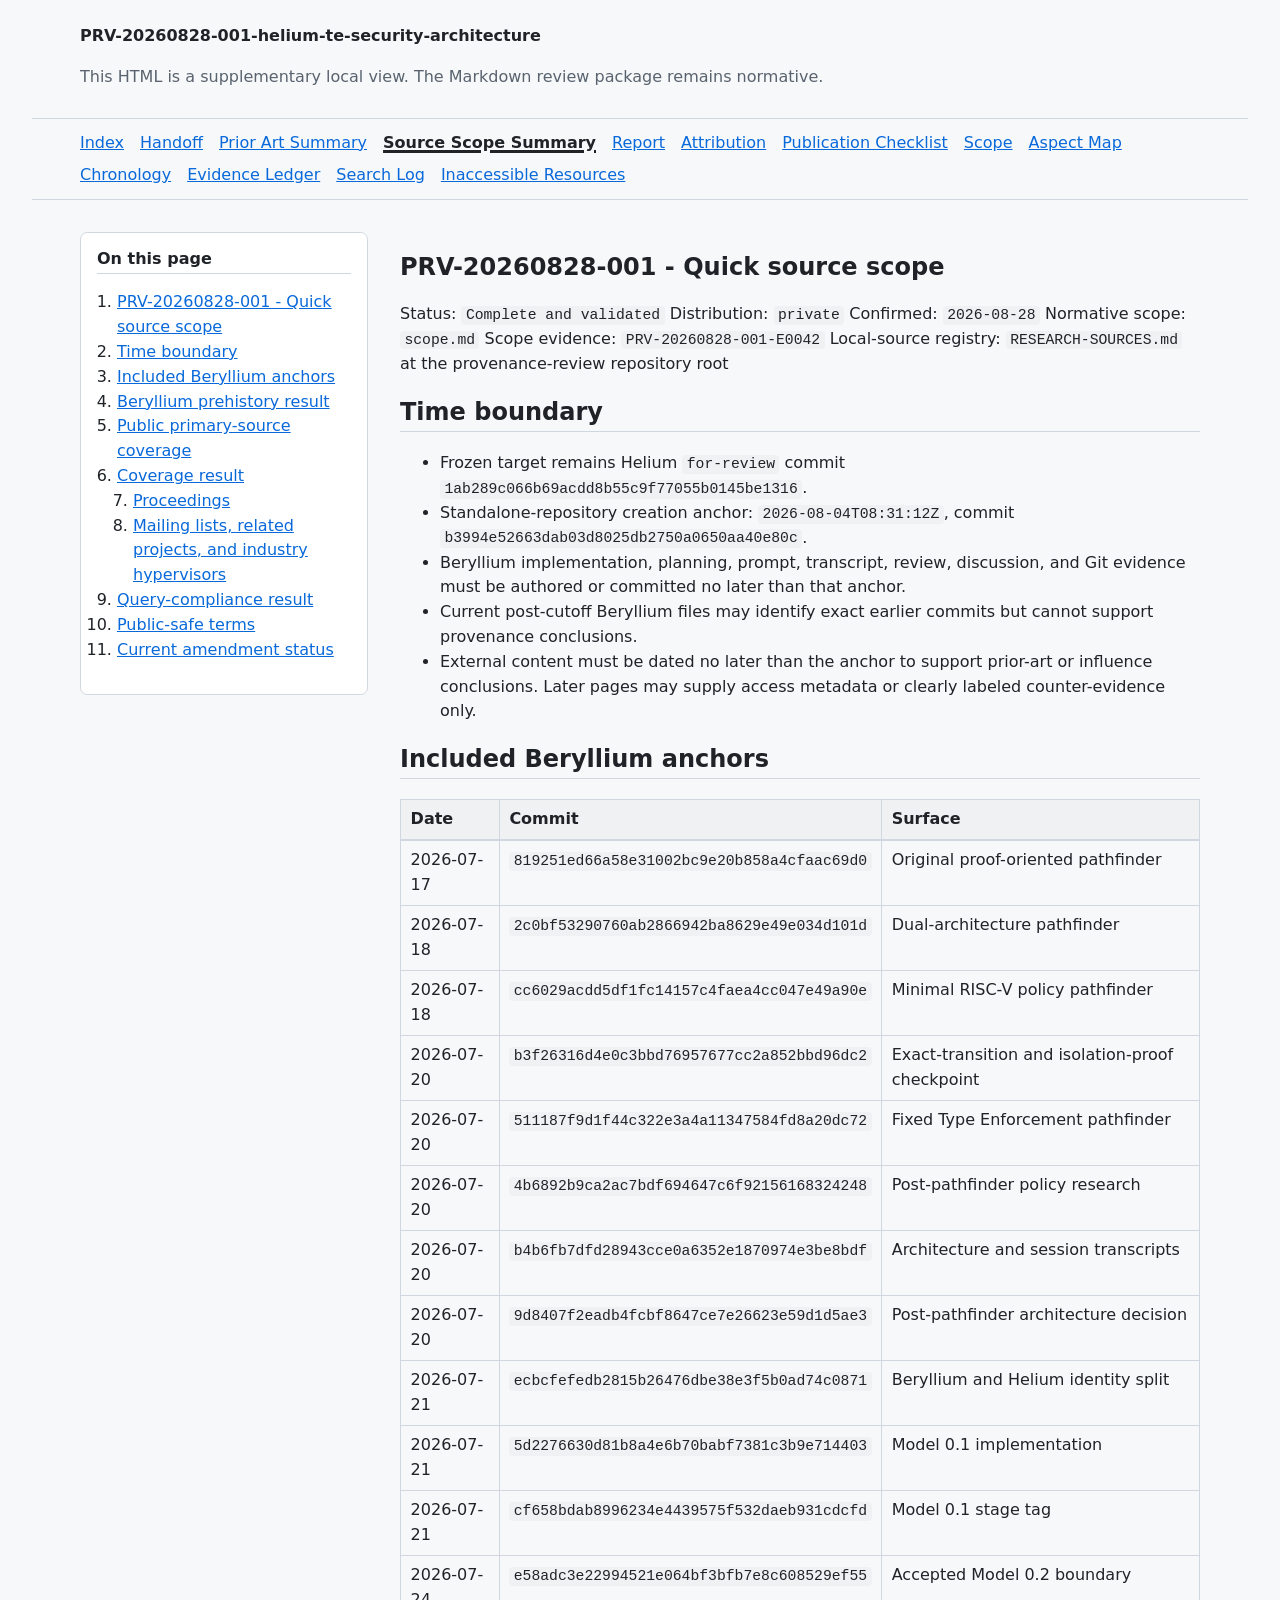
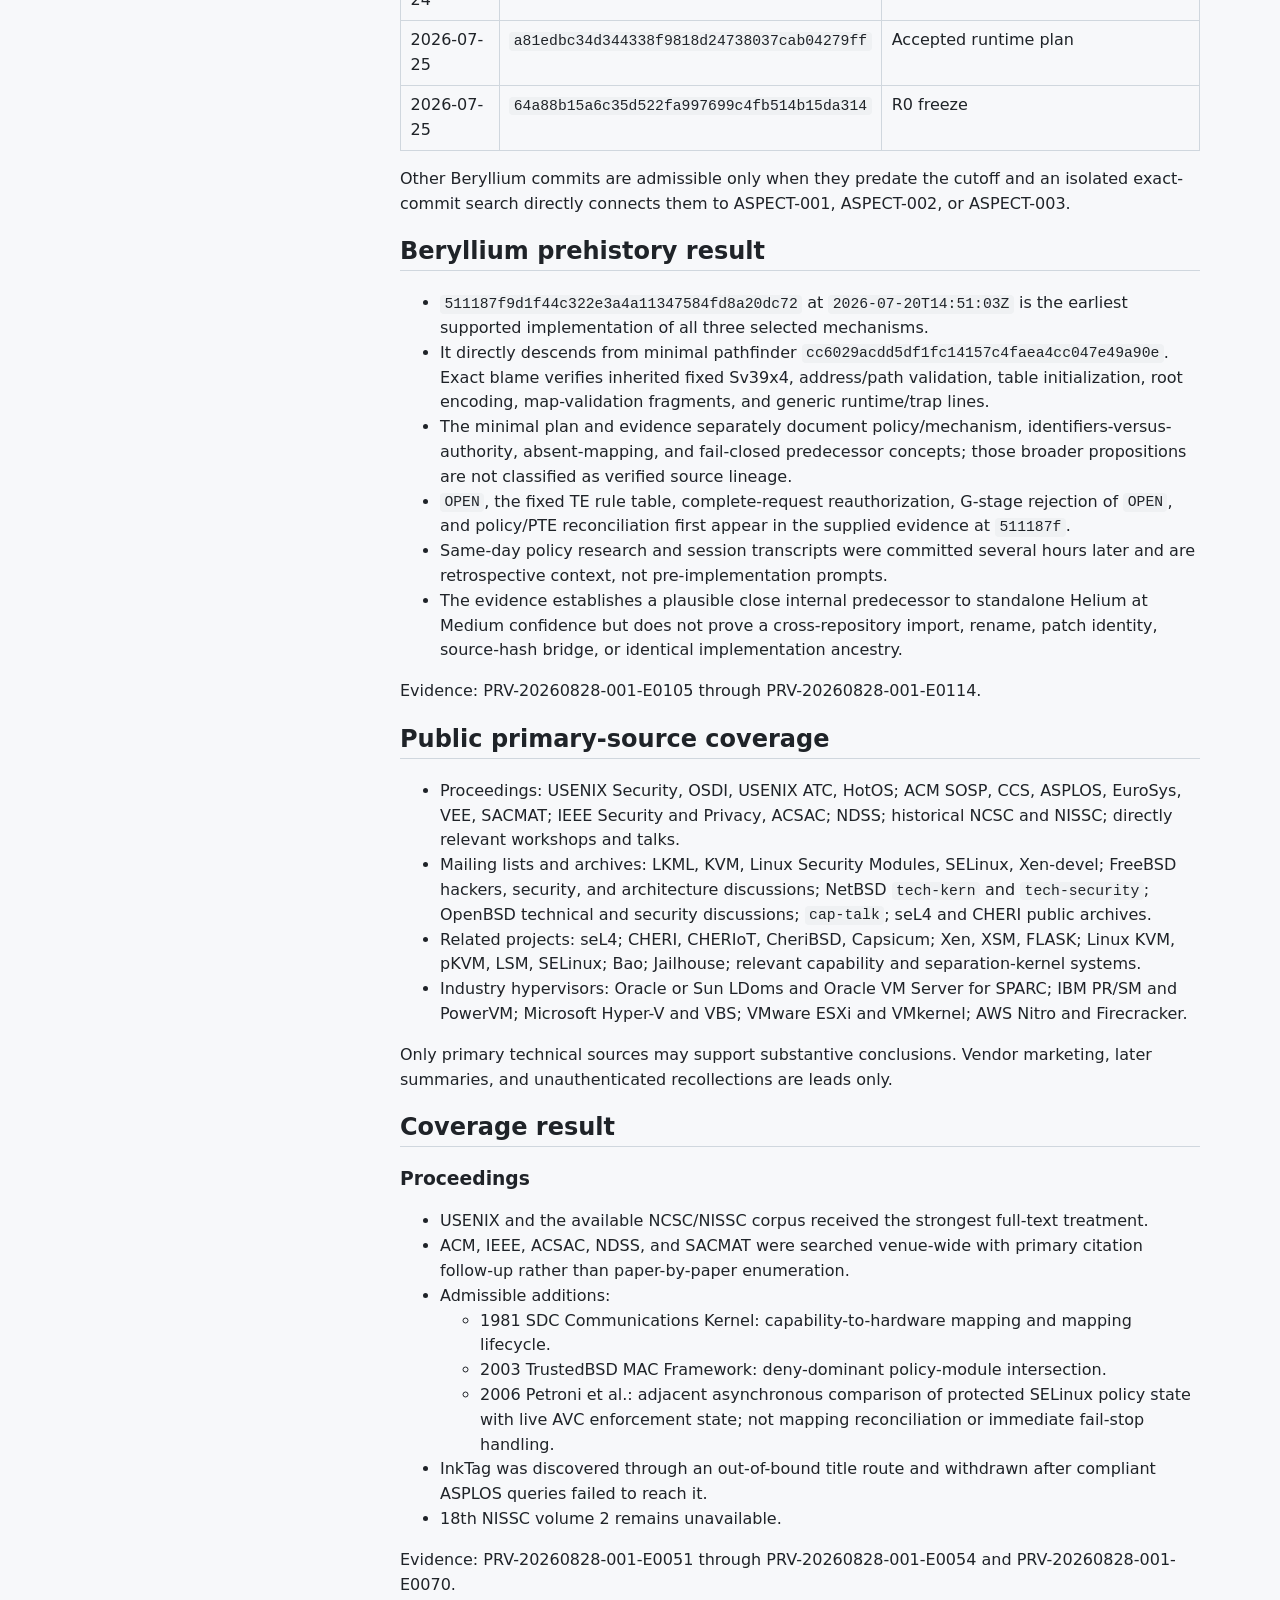
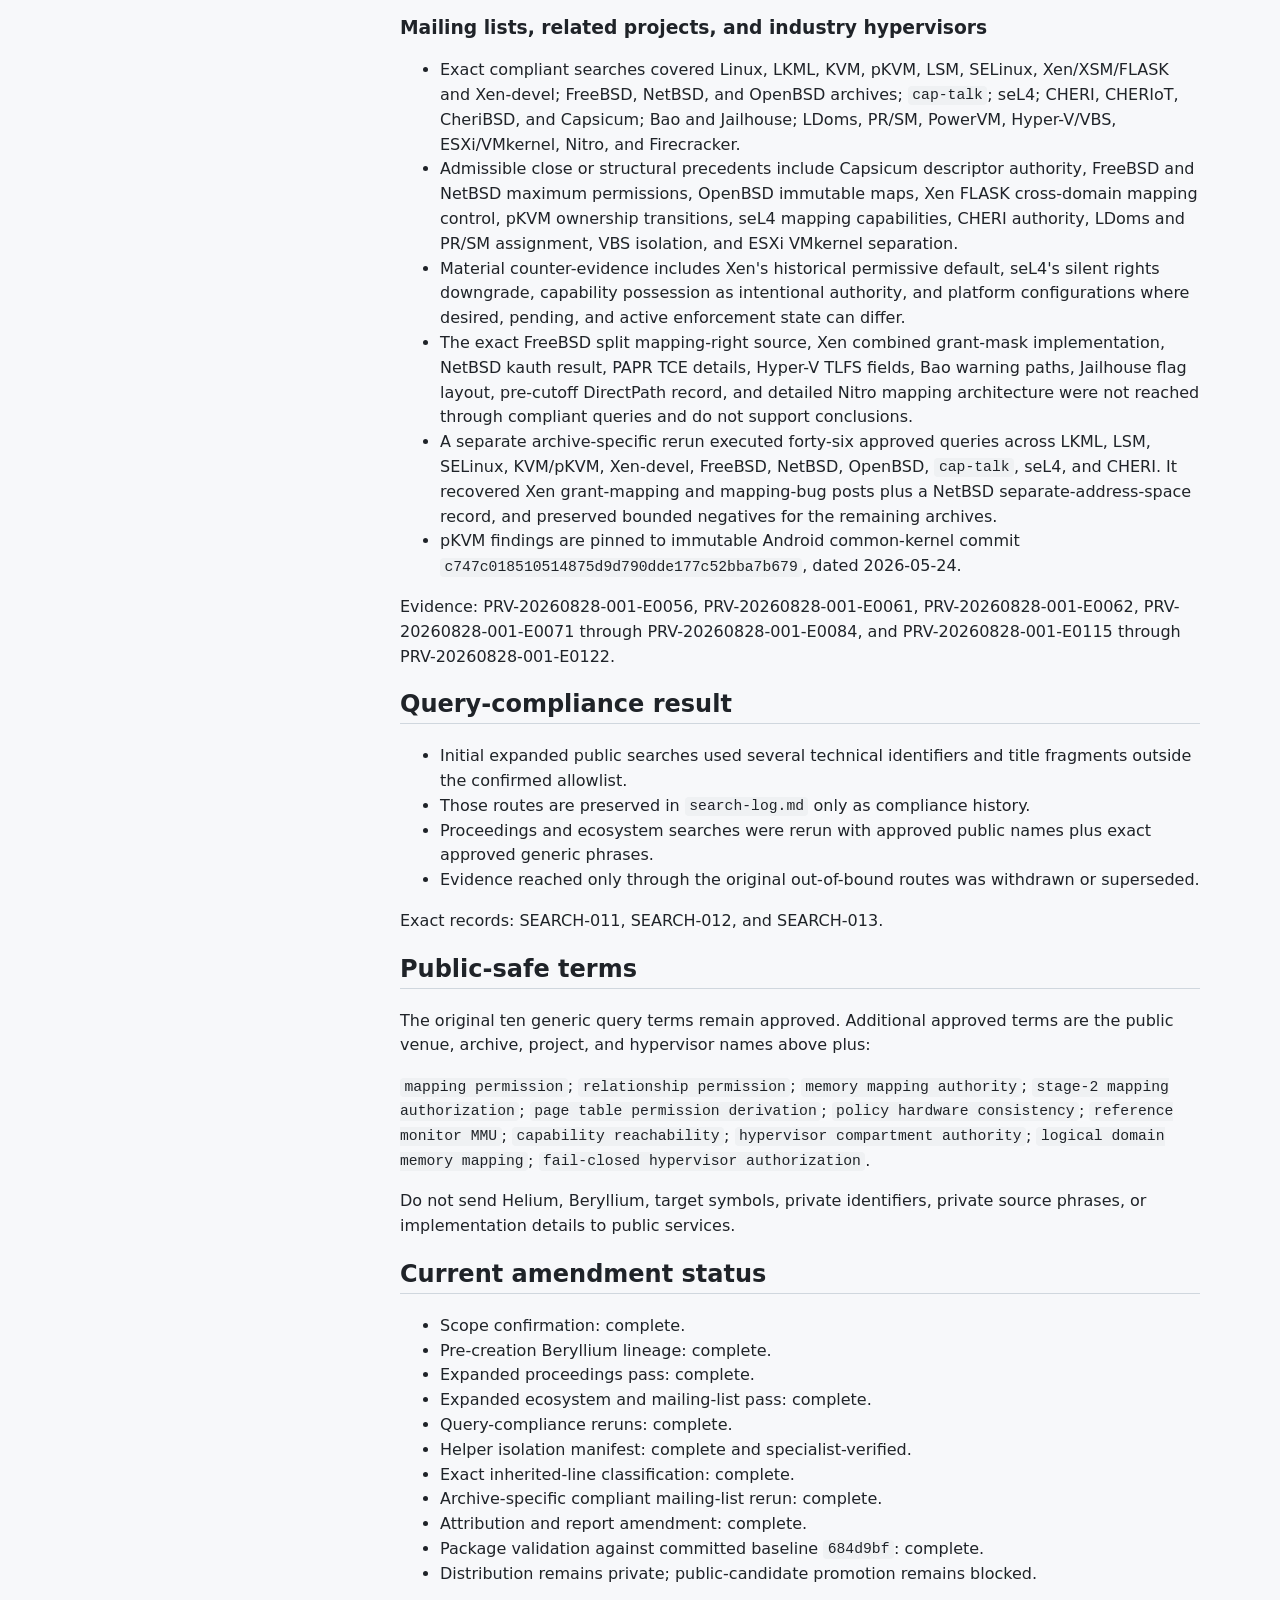
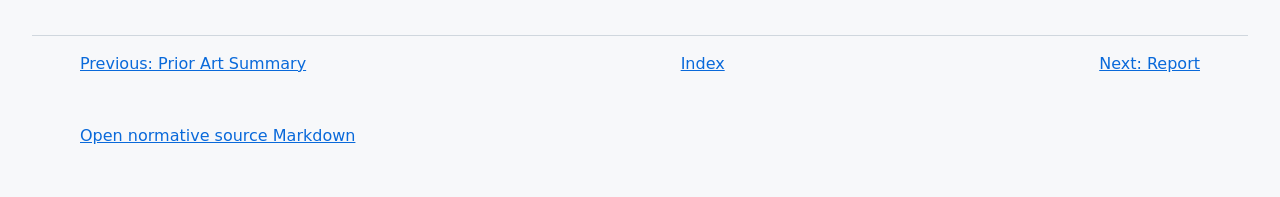
<file: reviews/PRV-20260828-001-helium-te-security-architecture/html/source-scope-summary.html>
<!doctype html>
<html lang="en">
<head>
  <meta charset="utf-8">
  <meta name="viewport" content="width=device-width, initial-scale=1">
  <title>PRV-20260828-001 - Quick source scope | PRV-20260828-001-helium-te-security-architecture</title>
  <link rel="stylesheet" href="site.css">
</head>
<body>
  <a class="skip-link" href="#main-content">Skip to main content</a>
  <header class="site-header">
    <strong>PRV-20260828-001-helium-te-security-architecture</strong>
    <p>This HTML is a supplementary local view. The Markdown review package remains normative.</p>
  </header>
  <nav class="package-nav" aria-label="Review package"><ul><li><a href="./index.html">Index</a></li><li><a href="./HANDOFF.html">Handoff</a></li><li><a href="./prior-art-summary.html">Prior Art Summary</a></li><li><a href="./source-scope-summary.html" aria-current="page">Source Scope Summary</a></li><li><a href="./report.html">Report</a></li><li><a href="./attribution.html">Attribution</a></li><li><a href="./publication-checklist.html">Publication Checklist</a></li><li><a href="./scope.html">Scope</a></li><li><a href="./aspect-map.html">Aspect Map</a></li><li><a href="./chronology.html">Chronology</a></li><li><a href="./evidence-ledger.html">Evidence Ledger</a></li><li><a href="./search-log.html">Search Log</a></li><li><a href="./inaccessible-resources.html">Inaccessible Resources</a></li></ul></nav>
    <main id="main-content" tabindex="-1">
    <nav class="toc" aria-labelledby="toc-title"><h2 id="toc-title">On this page</h2><ol><li class="toc-level-1"><a href="#prv-20260828-001-quick-source-scope">PRV-20260828-001 - Quick source scope</a></li><li class="toc-level-2"><a href="#time-boundary">Time boundary</a></li><li class="toc-level-2"><a href="#included-beryllium-anchors">Included Beryllium anchors</a></li><li class="toc-level-2"><a href="#beryllium-prehistory-result">Beryllium prehistory result</a></li><li class="toc-level-2"><a href="#public-primary-source-coverage">Public primary-source coverage</a></li><li class="toc-level-2"><a href="#coverage-result">Coverage result</a></li><li class="toc-level-3"><a href="#proceedings">Proceedings</a></li><li class="toc-level-3"><a href="#mailing-lists-related-projects-and-industry-hypervisors">Mailing lists, related projects, and industry hypervisors</a></li><li class="toc-level-2"><a href="#query-compliance-result">Query-compliance result</a></li><li class="toc-level-2"><a href="#public-safe-terms">Public-safe terms</a></li><li class="toc-level-2"><a href="#current-amendment-status">Current amendment status</a></li></ol></nav>
    <article aria-label="PRV-20260828-001 - Quick source scope">
<h1 id="prv-20260828-001-quick-source-scope">PRV-20260828-001 - Quick source scope</h1>
<p>Status: <code>Complete and validated</code> Distribution: <code>private</code> Confirmed: <code>2026-08-28</code> Normative scope: <code>scope.md</code> Scope evidence: <code>PRV-20260828-001-E0042</code> Local-source registry: <code>RESEARCH-SOURCES.md</code> at the provenance-review repository root</p>
<h2 id="time-boundary">Time boundary</h2>
<ul><li>Frozen target remains Helium <code>for-review</code> commit <code>1ab289c066b69acdd8b55c9f77055b0145be1316</code>.</li><li>Standalone-repository creation anchor: <code>2026-08-04T08:31:12Z</code>, commit <code>b3994e52663dab03d8025db2750a0650aa40e80c</code>.</li><li>Beryllium implementation, planning, prompt, transcript, review, discussion, and Git evidence must be authored or committed no later than that anchor.</li><li>Current post-cutoff Beryllium files may identify exact earlier commits but cannot support provenance conclusions.</li><li>External content must be dated no later than the anchor to support prior-art or influence conclusions. Later pages may supply access metadata or clearly labeled counter-evidence only.</li></ul>
<h2 id="included-beryllium-anchors">Included Beryllium anchors</h2>
<div class="table-wrap"><table><caption class="visually-hidden">Data table</caption><thead><tr><th scope="col">Date</th><th scope="col">Commit</th><th scope="col">Surface</th></tr></thead><tbody><tr><td>2026-07-17</td><td><code>819251ed66a58e31002bc9e20b858a4cfaac69d0</code></td><td>Original proof-oriented pathfinder</td></tr><tr><td>2026-07-18</td><td><code>2c0bf53290760ab2866942ba8629e49e034d101d</code></td><td>Dual-architecture pathfinder</td></tr><tr><td>2026-07-18</td><td><code>cc6029acdd5df1fc14157c4faea4cc047e49a90e</code></td><td>Minimal RISC-V policy pathfinder</td></tr><tr><td>2026-07-20</td><td><code>b3f26316d4e0c3bbd76957677cc2a852bbd96dc2</code></td><td>Exact-transition and isolation-proof checkpoint</td></tr><tr><td>2026-07-20</td><td><code>511187f9d1f44c322e3a4a11347584fd8a20dc72</code></td><td>Fixed Type Enforcement pathfinder</td></tr><tr><td>2026-07-20</td><td><code>4b6892b9ca2ac7bdf694647c6f92156168324248</code></td><td>Post-pathfinder policy research</td></tr><tr><td>2026-07-20</td><td><code>b4b6fb7dfd28943cce0a6352e1870974e3be8bdf</code></td><td>Architecture and session transcripts</td></tr><tr><td>2026-07-20</td><td><code>9d8407f2eadb4fcbf8647ce7e26623e59d1d5ae3</code></td><td>Post-pathfinder architecture decision</td></tr><tr><td>2026-07-21</td><td><code>ecbcfefedb2815b26476dbe38e3f5b0ad74c0871</code></td><td>Beryllium and Helium identity split</td></tr><tr><td>2026-07-21</td><td><code>5d2276630d81b8a4e6b70babf7381c3b9e714403</code></td><td>Model 0.1 implementation</td></tr><tr><td>2026-07-21</td><td><code>cf658bdab8996234e4439575f532daeb931cdcfd</code></td><td>Model 0.1 stage tag</td></tr><tr><td>2026-07-24</td><td><code>e58adc3e22994521e064bf3bfb7e8c608529ef55</code></td><td>Accepted Model 0.2 boundary</td></tr><tr><td>2026-07-25</td><td><code>a81edbc34d344338f9818d24738037cab04279ff</code></td><td>Accepted runtime plan</td></tr><tr><td>2026-07-25</td><td><code>64a88b15a6c35d522fa997699c4fb514b15da314</code></td><td>R0 freeze</td></tr></tbody></table></div>
<p>Other Beryllium commits are admissible only when they predate the cutoff and an isolated exact-commit search directly connects them to ASPECT-001, ASPECT-002, or ASPECT-003.</p>
<h2 id="beryllium-prehistory-result">Beryllium prehistory result</h2>
<ul><li><code>511187f9d1f44c322e3a4a11347584fd8a20dc72</code> at <code>2026-07-20T14:51:03Z</code> is the earliest supported implementation of all three selected mechanisms.</li><li>It directly descends from minimal pathfinder <code>cc6029acdd5df1fc14157c4faea4cc047e49a90e</code>. Exact blame verifies inherited fixed Sv39x4, address/path validation, table initialization, root encoding, map-validation fragments, and generic runtime/trap lines.</li><li>The minimal plan and evidence separately document policy/mechanism, identifiers-versus-authority, absent-mapping, and fail-closed predecessor concepts; those broader propositions are not classified as verified source lineage.</li><li><code>OPEN</code>, the fixed TE rule table, complete-request reauthorization, G-stage rejection of <code>OPEN</code>, and policy/PTE reconciliation first appear in the supplied evidence at <code>511187f</code>.</li><li>Same-day policy research and session transcripts were committed several hours later and are retrospective context, not pre-implementation prompts.</li><li>The evidence establishes a plausible close internal predecessor to standalone Helium at Medium confidence but does not prove a cross-repository import, rename, patch identity, source-hash bridge, or identical implementation ancestry.</li></ul>
<p>Evidence: PRV-20260828-001-E0105 through PRV-20260828-001-E0114.</p>
<h2 id="public-primary-source-coverage">Public primary-source coverage</h2>
<ul><li>Proceedings: USENIX Security, OSDI, USENIX ATC, HotOS; ACM SOSP, CCS, ASPLOS, EuroSys, VEE, SACMAT; IEEE Security and Privacy, ACSAC; NDSS; historical NCSC and NISSC; directly relevant workshops and talks.</li><li>Mailing lists and archives: LKML, KVM, Linux Security Modules, SELinux, Xen-devel; FreeBSD hackers, security, and architecture discussions; NetBSD <code>tech-kern</code> and <code>tech-security</code>; OpenBSD technical and security discussions; <code>cap-talk</code>; seL4 and CHERI public archives.</li><li>Related projects: seL4; CHERI, CHERIoT, CheriBSD, Capsicum; Xen, XSM, FLASK; Linux KVM, pKVM, LSM, SELinux; Bao; Jailhouse; relevant capability and separation-kernel systems.</li><li>Industry hypervisors: Oracle or Sun LDoms and Oracle VM Server for SPARC; IBM PR/SM and PowerVM; Microsoft Hyper-V and VBS; VMware ESXi and VMkernel; AWS Nitro and Firecracker.</li></ul>
<p>Only primary technical sources may support substantive conclusions. Vendor marketing, later summaries, and unauthenticated recollections are leads only.</p>
<h2 id="coverage-result">Coverage result</h2>
<h3 id="proceedings">Proceedings</h3>
<ul><li>USENIX and the available NCSC/NISSC corpus received the strongest full-text treatment.</li><li>ACM, IEEE, ACSAC, NDSS, and SACMAT were searched venue-wide with primary citation follow-up rather than paper-by-paper enumeration.</li><li>Admissible additions:<ul><li>1981 SDC Communications Kernel: capability-to-hardware mapping and mapping lifecycle.</li><li>2003 TrustedBSD MAC Framework: deny-dominant policy-module intersection.</li><li>2006 Petroni et al.: adjacent asynchronous comparison of protected SELinux policy state with live AVC enforcement state; not mapping reconciliation or immediate fail-stop handling.</li></ul></li><li>InkTag was discovered through an out-of-bound title route and withdrawn after compliant ASPLOS queries failed to reach it.</li><li>18th NISSC volume 2 remains unavailable.</li></ul>
<p>Evidence: PRV-20260828-001-E0051 through PRV-20260828-001-E0054 and PRV-20260828-001-E0070.</p>
<h3 id="mailing-lists-related-projects-and-industry-hypervisors">Mailing lists, related projects, and industry hypervisors</h3>
<ul><li>Exact compliant searches covered Linux, LKML, KVM, pKVM, LSM, SELinux, Xen/XSM/FLASK and Xen-devel; FreeBSD, NetBSD, and OpenBSD archives; <code>cap-talk</code>; seL4; CHERI, CHERIoT, CheriBSD, and Capsicum; Bao and Jailhouse; LDoms, PR/SM, PowerVM, Hyper-V/VBS, ESXi/VMkernel, Nitro, and Firecracker.</li><li>Admissible close or structural precedents include Capsicum descriptor authority, FreeBSD and NetBSD maximum permissions, OpenBSD immutable maps, Xen FLASK cross-domain mapping control, pKVM ownership transitions, seL4 mapping capabilities, CHERI authority, LDoms and PR/SM assignment, VBS isolation, and ESXi VMkernel separation.</li><li>Material counter-evidence includes Xen&#x27;s historical permissive default, seL4&#x27;s silent rights downgrade, capability possession as intentional authority, and platform configurations where desired, pending, and active enforcement state can differ.</li><li>The exact FreeBSD split mapping-right source, Xen combined grant-mask implementation, NetBSD kauth result, PAPR TCE details, Hyper-V TLFS fields, Bao warning paths, Jailhouse flag layout, pre-cutoff DirectPath record, and detailed Nitro mapping architecture were not reached through compliant queries and do not support conclusions.</li><li>A separate archive-specific rerun executed forty-six approved queries across LKML, LSM, SELinux, KVM/pKVM, Xen-devel, FreeBSD, NetBSD, OpenBSD, <code>cap-talk</code>, seL4, and CHERI. It recovered Xen grant-mapping and mapping-bug posts plus a NetBSD separate-address-space record, and preserved bounded negatives for the remaining archives.</li><li>pKVM findings are pinned to immutable Android common-kernel commit <code>c747c018510514875d9d790dde177c52bba7b679</code>, dated 2026-05-24.</li></ul>
<p>Evidence: PRV-20260828-001-E0056, PRV-20260828-001-E0061, PRV-20260828-001-E0062, PRV-20260828-001-E0071 through PRV-20260828-001-E0084, and PRV-20260828-001-E0115 through PRV-20260828-001-E0122.</p>
<h2 id="query-compliance-result">Query-compliance result</h2>
<ul><li>Initial expanded public searches used several technical identifiers and title fragments outside the confirmed allowlist.</li><li>Those routes are preserved in <code>search-log.md</code> only as compliance history.</li><li>Proceedings and ecosystem searches were rerun with approved public names plus exact approved generic phrases.</li><li>Evidence reached only through the original out-of-bound routes was withdrawn or superseded.</li></ul>
<p>Exact records: SEARCH-011, SEARCH-012, and SEARCH-013.</p>
<h2 id="public-safe-terms">Public-safe terms</h2>
<p>The original ten generic query terms remain approved. Additional approved terms are the public venue, archive, project, and hypervisor names above plus:</p>
<p><code>mapping permission</code>; <code>relationship permission</code>; <code>memory mapping authority</code>; <code>stage-2 mapping authorization</code>; <code>page table permission derivation</code>; <code>policy hardware consistency</code>; <code>reference monitor MMU</code>; <code>capability reachability</code>; <code>hypervisor compartment authority</code>; <code>logical domain memory mapping</code>; <code>fail-closed hypervisor authorization</code>.</p>
<p>Do not send Helium, Beryllium, target symbols, private identifiers, private source phrases, or implementation details to public services.</p>
<h2 id="current-amendment-status">Current amendment status</h2>
<ul><li>Scope confirmation: complete.</li><li>Pre-creation Beryllium lineage: complete.</li><li>Expanded proceedings pass: complete.</li><li>Expanded ecosystem and mailing-list pass: complete.</li><li>Query-compliance reruns: complete.</li><li>Helper isolation manifest: complete and specialist-verified.</li><li>Exact inherited-line classification: complete.</li><li>Archive-specific compliant mailing-list rerun: complete.</li><li>Attribution and report amendment: complete.</li><li>Package validation against committed baseline <code>684d9bf</code>: complete.</li><li>Distribution remains private; public-candidate promotion remains blocked.</li></ul>
    </article>
  </main>
  <nav class="page-controls" aria-label="Page sequence"><ul><li><a rel="prev" href="./prior-art-summary.html">Previous: Prior Art Summary</a></li><li><a href="./index.html">Index</a></li><li><a rel="next" href="./report.html">Next: Report</a></li></ul></nav>
  <footer class="site-footer">
    <p><a href="../source-scope-summary.md">Open normative source Markdown</a></p>
  </footer>
</body>
</html>
</file>
<file: reviews/PRV-20260828-001-helium-te-security-architecture/html/site.css>
:root {
  color-scheme: light dark;
  --background: #f7f8fa;
  --surface: #ffffff;
  --text: #1f2328;
  --muted: #59636e;
  --border: #d0d7de;
  --accent: #0969da;
  --code: #eff1f3;
  --focus: #bf8700;
  font-family: system-ui, -apple-system, BlinkMacSystemFont, "Segoe UI", sans-serif;
  line-height: 1.55;
}

* {
  box-sizing: border-box;
}

html {
  background: var(--background);
  color: var(--text);
}

body {
  margin: 0;
}

a {
  color: var(--accent);
  overflow-wrap: anywhere;
}

a:focus-visible,
summary:focus-visible {
  outline: 3px solid var(--focus);
  outline-offset: 3px;
}

.skip-link {
  background: var(--surface);
  left: 1rem;
  padding: 0.6rem 0.8rem;
  position: absolute;
  top: -5rem;
  z-index: 10;
}

.skip-link:focus {
  top: 1rem;
}

.site-header,
.package-nav,
.page-controls,
main,
.site-footer {
  margin-inline: auto;
  max-width: 76rem;
  padding-inline: clamp(1rem, 4vw, 3rem);
}

.site-header {
  padding-block: 1.5rem 0.75rem;
}

.site-header p,
.site-footer {
  color: var(--muted);
}

.package-nav {
  border-block: 1px solid var(--border);
  padding-block: 0.75rem;
}

.package-nav ul,
.page-controls ul {
  display: flex;
  flex-wrap: wrap;
  gap: 0.45rem 1rem;
  list-style: none;
  margin: 0;
  padding: 0;
}

.package-nav [aria-current="page"] {
  color: var(--text);
  font-weight: 700;
  text-decoration-thickness: 0.18em;
}

main {
  display: grid;
  gap: 2rem;
  grid-template-columns: minmax(12rem, 18rem) minmax(0, 1fr);
  padding-block: 2rem;
}

.index-main {
  display: block;
}

.toc {
  align-self: start;
  background: var(--surface);
  border: 1px solid var(--border);
  border-radius: 0.45rem;
  padding: 1rem;
  position: sticky;
  top: 1rem;
}

.toc h2 {
  font-size: 1rem;
  margin-top: 0;
}

.toc ol {
  padding-left: 1.25rem;
}

.toc .toc-level-3,
.toc .toc-level-4,
.toc .toc-level-5,
.toc .toc-level-6 {
  margin-left: 1rem;
}

article {
  min-width: 0;
}

h1,
h2,
h3,
h4,
h5,
h6 {
  line-height: 1.25;
  scroll-margin-top: 1rem;
}

h2 {
  border-bottom: 1px solid var(--border);
  padding-bottom: 0.25rem;
}

code {
  background: var(--code);
  border-radius: 0.25rem;
  font-family: ui-monospace, SFMono-Regular, Consolas, monospace;
  font-size: 0.92em;
  padding: 0.1em 0.3em;
}

pre {
  background: var(--code);
  border: 1px solid var(--border);
  border-radius: 0.45rem;
  overflow: auto;
  padding: 1rem;
}

pre code {
  background: transparent;
  padding: 0;
}

blockquote {
  border-left: 0.3rem solid var(--border);
  color: var(--muted);
  margin-left: 0;
  padding-left: 1rem;
}

.task-list {
  list-style: none;
  padding-left: 0;
}

.task-list input {
  margin-right: 0.5rem;
}

.table-wrap {
  margin-block: 1rem;
  overflow-x: auto;
}

table {
  border-collapse: collapse;
  width: 100%;
}

th,
td {
  border: 1px solid var(--border);
  padding: 0.45rem 0.6rem;
  text-align: left;
  vertical-align: top;
}

th {
  background: var(--code);
}

.visually-hidden {
  clip: rect(0 0 0 0);
  clip-path: inset(50%);
  height: 1px;
  overflow: hidden;
  position: absolute;
  white-space: nowrap;
  width: 1px;
}

.review-pages {
  display: grid;
  gap: 1rem;
  grid-template-columns: repeat(auto-fit, minmax(16rem, 1fr));
  list-style: none;
  padding: 0;
}

.review-pages li {
  background: var(--surface);
  border: 1px solid var(--border);
  border-radius: 0.45rem;
  padding: 1rem;
}

.page-controls {
  border-top: 1px solid var(--border);
  padding-block: 1rem;
}

.page-controls ul {
  justify-content: space-between;
}

.site-footer {
  padding-block: 1rem 2rem;
}

@media (max-width: 52rem) {
  main {
    display: block;
  }

  .toc {
    margin-bottom: 2rem;
    position: static;
  }
}

@media (prefers-color-scheme: dark) {
  :root {
    --background: #0d1117;
    --surface: #161b22;
    --text: #e6edf3;
    --muted: #9da7b3;
    --border: #30363d;
    --accent: #58a6ff;
    --code: #21262d;
    --focus: #d29922;
  }
}

@media print {
  :root {
    color-scheme: light;
    --background: #ffffff;
    --surface: #ffffff;
    --text: #000000;
    --muted: #333333;
    --border: #777777;
    --code: #f2f2f2;
  }

  .skip-link,
  .package-nav,
  .page-controls,
  .toc,
  .site-footer {
    display: none;
  }

  main {
    display: block;
    max-width: none;
    padding: 0;
  }

  a {
    color: inherit;
    text-decoration: underline;
  }

  pre,
  table,
  blockquote {
    break-inside: avoid;
  }
}
</file>
